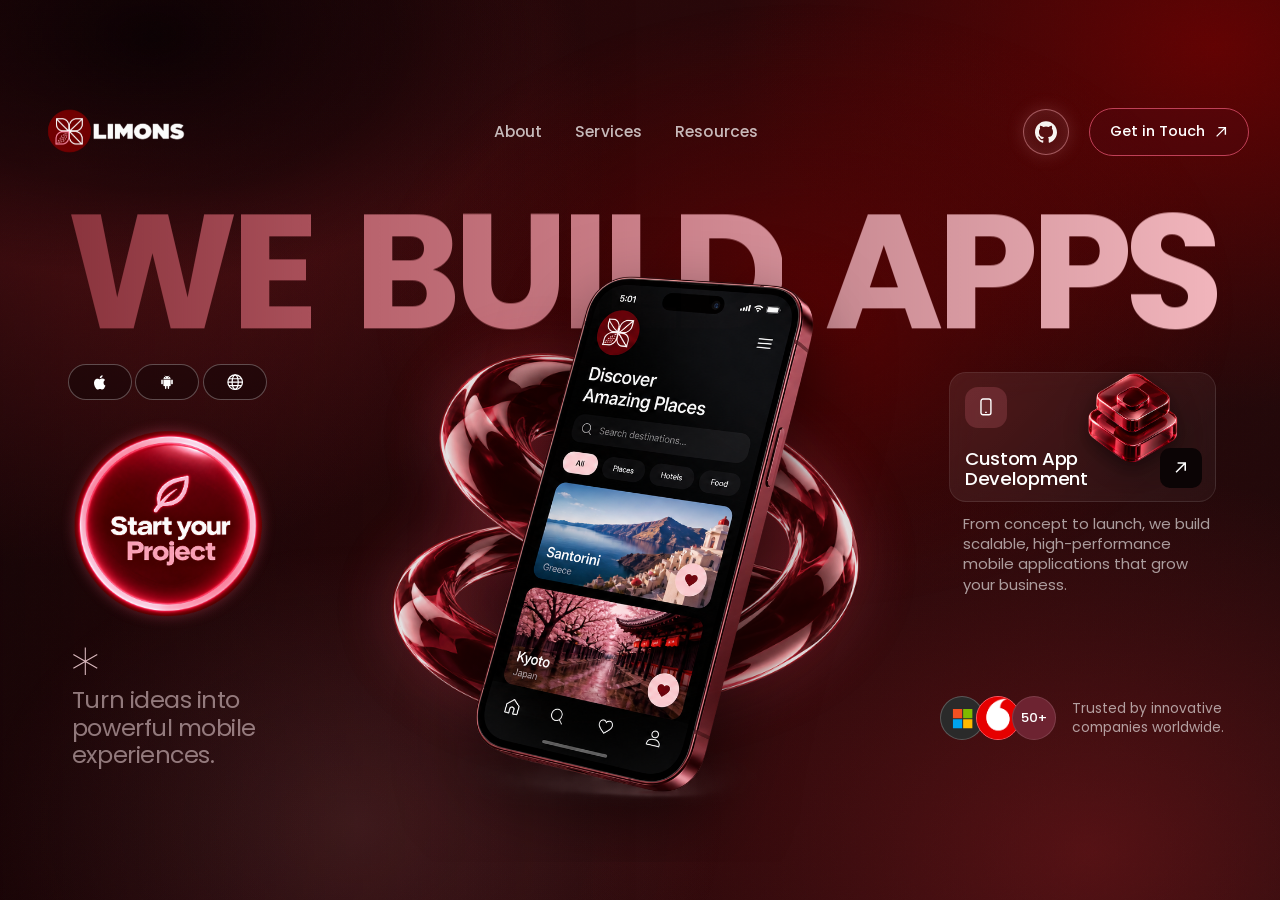
<file: index.html>
<!DOCTYPE html>
<html lang="en">

<head>
  <meta charset="UTF-8">
  <meta name="viewport" content="width=device-width, initial-scale=1">
  <title>Limons | We Build Apps</title>
  <link rel="icon" type="image/png" href="assets/images/brand/favicon.png">
  <link rel="shortcut icon" href="favicon.ico">
  <link rel="apple-touch-icon" href="assets/images/brand/favicon.png">
  <link rel="preconnect" href="https://fonts.googleapis.com">
  <link rel="preconnect" href="https://fonts.gstatic.com" crossorigin>
  <link href="https://fonts.googleapis.com/css2?family=Poppins:wght@400;500;600;700;800&display=swap" rel="stylesheet">
  <style>
    :root {
      --u: min(100vw / 1672, 100vh / 941);
      /* 1 design pixel from the 1672px screenshot */
      --maroon: #680202;
      --red: #9A1E23;
      --pink: #F3A5AD;
      --ink: #1A0A0B;
      --paper: #F7F4F1;
      --ease: cubic-bezier(.16, 1, .3, 1);
    }

    * {
      margin: 0;
      padding: 0;
      box-sizing: border-box
    }

    html,
    body {
      background: #060203;
      color: #fff;
      font-family: 'Poppins', system-ui, sans-serif;
      overflow: clip;
      overflow-x: clip;
      height: 100%;
      width: 100%
    }

    @keyframes auroraA {
      0% {
        transform: translate3d(-4%, -3%, 0) rotate(0deg) scale(1)
      }

      50% {
        transform: translate3d(4%, 3%, 0) rotate(7deg) scale(1.1)
      }

      100% {
        transform: translate3d(-3%, 4%, 0) rotate(-6deg) scale(1.04)
      }
    }

    @keyframes auroraB {
      0% {
        transform: translate3d(3%, 4%, 0) rotate(0deg) scale(1.05)
      }

      100% {
        transform: translate3d(-5%, -3%, 0) rotate(-9deg) scale(1.15)
      }
    }

    .hero {
      position: relative;
      width: 100vw;
      height: 100vh;
      height: 100dvh;
      overflow: clip;
      overflow-x: clip;
      overflow-y: clip;
      display: flex;
      align-items: center;
      justify-content: center;
      background: #1A0A0B
    }

    .hero .shade {
      position: absolute;
      inset: 0;
      pointer-events: none;
      background:
        radial-gradient(ellipse 38% 34% at 12% 4%, rgba(8, 1, 3, .92), rgba(8, 1, 3, .55) 50%, transparent 80%),
        linear-gradient(90deg, rgba(8, 1, 3, .38) 0%, rgba(8, 1, 3, .14) 26%, transparent 50%)
    }

    /* brand gradient: #680202 / #9A1E23 / #F3A5AD on #1A0A0B, drifting slowly */
    .hero::before,
    .hero .aurora2 {
      content: "";
      position: absolute;
      inset: -30%;
      pointer-events: none;
      will-change: transform
    }

    .hero::before {
      background:
        radial-gradient(38% 40% at 22% 30%, rgba(154, 30, 35, .62), transparent 70%),
        radial-gradient(34% 36% at 78% 22%, rgba(104, 2, 2, .9), transparent 70%),
        radial-gradient(36% 38% at 72% 78%, rgba(154, 30, 35, .42), transparent 70%),
        linear-gradient(120deg, #1A0A0B 0%, #2a0709 50%, #1A0A0B 100%);
      animation: auroraA 28s ease-in-out infinite alternate
    }

    .hero .aurora2 {
      background:
        radial-gradient(26% 28% at 36% 76%, rgba(243, 165, 173, .14), transparent 70%),
        radial-gradient(30% 30% at 58% 40%, rgba(104, 2, 2, .7), transparent 70%);
      animation: auroraB 34s ease-in-out infinite alternate
    }

    .hero::after {
      content: "";
      position: absolute;
      inset: 0;
      pointer-events: none;
      opacity: .06;
      mix-blend-mode: overlay;
      background-image: url("data:image/svg+xml,%3Csvg xmlns='http://www.w3.org/2000/svg' width='160' height='160'%3E%3Cfilter id='n'%3E%3CfeTurbulence baseFrequency='.9' numOctaves='2'/%3E%3C/filter%3E%3Crect width='160' height='160' filter='url(%23n)'/%3E%3C/svg%3E")
    }

    .abs {
      position: absolute
    }

    .stage {
      position: relative;
      flex: none;
      width: calc(var(--u)*1672);
      height: calc(var(--u)*941)
    }

    /* ---------- nav ---------- */
    .logo {
      left: calc(var(--u)*64);
      top: calc(var(--u)*6);
      display: flex;
      align-items: center;
      z-index: 100;
      text-decoration: none
    }

    .logo img {
      height: calc(var(--u)*104);
      width: calc(var(--u)*104);
      display: block;
      object-fit: cover;
      object-position: 5% center;
      border-radius: 50%;
      clip-path: circle(46% at 50% 50%)
    }

    .nav {
      top: calc(var(--u)*36);
      left: calc(var(--u)*470);
      width: calc(var(--u)*740);
      display: flex;
      align-items: center;
      justify-content: center;
      gap: calc(var(--u)*36);
      z-index: 90;
      pointer-events: auto;
    }

    .nav-link {
      font-size: calc(var(--u)*19.5);
      color: rgba(255, 255, 255, .72);
      text-decoration: none;
      transition: color .4s ease;
      white-space: nowrap;
      display: inline-flex;
      align-items: center;
      gap: calc(var(--u)*6);
      cursor: pointer;
    }

    .nav-link:hover,
    .nav-link.on {
      color: #fff;
    }

    .drop-arrow {
      width: calc(var(--u)*10);
      height: calc(var(--u)*6);
      transition: transform .5s var(--ease);
    }

    .nav-item-dropdown {
      position: relative;
      display: inline-flex;
      align-items: center;
      padding: calc(var(--u)*8) 0;
    }

    .nav-item-dropdown:hover .drop-arrow {
      transform: rotate(180deg);
    }

    .dropdown-menu {
      position: absolute;
      top: 100%;
      left: 50%;
      transform: translateX(-50%) translateY(12px);
      width: calc(var(--u)*360);
      min-width: 290px;
      background: rgba(12, 4, 7, 0.96);
      backdrop-filter: blur(24px);
      -webkit-backdrop-filter: blur(24px);
      border: 1px solid rgba(255, 83, 97, 0.35);
      border-radius: calc(var(--u)*18);
      padding: calc(var(--u)*10);
      box-shadow: 0 calc(var(--u)*24) calc(var(--u)*60) rgba(0, 0, 0, 0.8), 0 0 calc(var(--u)*30) rgba(255, 83, 97, 0.18);
      opacity: 0;
      visibility: hidden;
      pointer-events: none;
      transition: opacity .45s var(--ease), transform .55s var(--ease), visibility .45s;
      z-index: 120;
    }

    .nav-item-dropdown:hover .dropdown-menu,
    .nav-item-dropdown:focus-within .dropdown-menu {
      opacity: 1;
      visibility: visible;
      pointer-events: auto;
      transform: translateX(-50%) translateY(0);
      transition-delay: 0s;
    }

    .dropdown-menu {
      transition-delay: .12s;
      /* close hone se pehle halka sa wait */
    }

    .dropdown-item {
      display: flex;
      align-items: center;
      gap: calc(var(--u)*12);
      padding: calc(var(--u)*10) calc(var(--u)*14);
      border-radius: calc(var(--u)*12);
      color: rgba(255, 255, 255, 0.82);
      text-decoration: none;
      transition: all .4s var(--ease);
    }

    .dropdown-item:hover {
      background: rgba(255, 83, 97, 0.18);
      color: #fff;
      transform: translateX(calc(var(--u)*4));
    }

    .drop-badge {
      width: calc(var(--u)*32);
      height: calc(var(--u)*32);
      border-radius: calc(var(--u)*9);
      background: rgba(255, 255, 255, 0.08);
      border: 1px solid rgba(255, 255, 255, 0.15);
      display: grid;
      place-items: center;
      color: var(--pink);
      flex-shrink: 0;
    }

    .drop-badge svg {
      width: calc(var(--u)*16);
      height: calc(var(--u)*16);
      stroke: currentColor;
      fill: none;
      stroke-width: 1.8;
      stroke-linecap: round;
      stroke-linejoin: round;
    }

    .drop-badge svg.solid,
    .drop-badge path.solid {
      fill: currentColor;
      stroke: none
    }

    .dropdown-item:hover .drop-badge {
      background: linear-gradient(135deg, #ff5361, #ea2b64);
      color: #fff;
      border-color: transparent;
      box-shadow: 0 0 calc(var(--u)*12) rgba(255, 83, 97, 0.4);
    }

    .drop-text {
      display: flex;
      flex-direction: column;
      text-align: left;
    }

    .drop-title {
      font-size: calc(var(--u)*14);
      font-weight: 600;
      color: #fff;
      line-height: 1.2;
    }

    .drop-desc {
      font-size: calc(var(--u)*11);
      color: rgba(255, 255, 255, 0.52);
      margin-top: calc(var(--u)*2);
      line-height: 1.2;
    }

    .header-right {
      left: calc(var(--u)*1286);
      top: calc(var(--u)*20);
      display: flex;
      align-items: center;
      gap: calc(var(--u)*12);
      z-index: 110
    }

    .cta {
      position: relative;
      width: calc(var(--u)*172);
      height: calc(var(--u)*57);
      border: calc(var(--u)*1.6) solid #c04057;
      border-radius: 99px;
      display: flex;
      align-items: center;
      justify-content: center;
      gap: calc(var(--u)*9);
      font-size: calc(var(--u)*18.5);
      font-weight: 500;
      color: #fff;
      text-decoration: none;
      background: rgba(80, 10, 20, .25);
      transition: background .35s, box-shadow .35s, transform .2s
    }

    .cta:hover {
      background: rgba(192, 64, 87, .35);
      box-shadow: 0 0 calc(var(--u)*30) rgba(192, 64, 87, .45);
      transform: translateY(-1px)
    }

    .cta svg,
    .arr {
      width: calc(var(--u)*15);
      height: calc(var(--u)*15)
    }

    .gh-hover {
      position: relative;
      display: flex;
      align-items: center;
      padding-bottom: calc(var(--u)*6)
    }

    .gh-trigger {
      width: calc(var(--u)*50);
      height: calc(var(--u)*50);
      display: grid;
      place-items: center;
      border-radius: 50%;
      transition: transform .45s var(--ease), filter .45s
    }

    .gh-trigger img {
      width: 100%;
      height: 100%;
      display: block;
      filter: drop-shadow(0 0 calc(var(--u)*10) rgba(243, 165, 173, .5))
    }

    .gh-hover:hover .gh-trigger,
    .gh-hover:focus-within .gh-trigger {
      transform: scale(1.07);
      filter: drop-shadow(0 0 calc(var(--u)*16) rgba(243, 165, 173, .9))
    }

    .gh-modal {
      position: absolute;
      top: calc(100% + 2px);
      right: 0;
      width: calc(var(--u)*318);
      min-width: 280px;
      background: linear-gradient(165deg, rgba(82, 16, 34, .98), rgba(24, 5, 12, .98));
      border: 1px solid rgba(255, 83, 97, .42);
      border-radius: calc(var(--u)*18);
      padding: calc(var(--u)*18);
      box-shadow: 0 calc(var(--u)*22) calc(var(--u)*50) rgba(0, 0, 0, .75), 0 0 calc(var(--u)*28) rgba(255, 83, 97, .2);
      opacity: 0;
      visibility: hidden;
      pointer-events: none;
      transform: translateY(10px);
      transition: opacity .45s var(--ease), transform .55s var(--ease), visibility .45s;
      z-index: 200
    }

    .gh-hover:hover .gh-modal,
    .gh-hover:focus-within .gh-modal {
      opacity: 1;
      visibility: visible;
      pointer-events: auto;
      transform: none
    }

    .gh-modal-mark {
      width: calc(var(--u)*42);
      height: calc(var(--u)*42);
      margin-bottom: calc(var(--u)*12)
    }

    .gh-modal-mark img {
      width: 100%;
      height: 100%;
      display: block
    }

    .gh-modal h4 {
      font-size: calc(var(--u)*20);
      font-weight: 700;
      color: #fff;
      margin: 0 0 calc(var(--u)*8);
      letter-spacing: -.02em
    }

    .gh-modal p {
      font-size: calc(var(--u)*13.5);
      line-height: 1.45;
      color: rgba(255, 255, 255, .62);
      margin: 0 0 calc(var(--u)*14)
    }

    .gh-modal-btn {
      display: inline-flex;
      align-items: center;
      gap: calc(var(--u)*8);
      padding: calc(var(--u)*8) calc(var(--u)*14);
      border-radius: calc(var(--u)*10);
      background: rgba(255, 255, 255, .08);
      border: 1px solid rgba(255, 255, 255, .12);
      color: #fff;
      font-size: calc(var(--u)*13.5);
      font-weight: 600;
      text-decoration: none;
      transition: background .2s, border-color .2s
    }

    .gh-modal-btn:hover {
      background: rgba(255, 83, 97, .22);
      border-color: rgba(255, 83, 97, .45)
    }

    .gh-modal-btn svg {
      width: calc(var(--u)*16);
      height: calc(var(--u)*16);
      fill: currentColor;
      stroke: none
    }

    /* ---------- headline ---------- */
    .headline {
      left: calc(var(--u)*88);
      top: calc(var(--u)*118);
      white-space: nowrap;
      font-weight: 700;
      letter-spacing: -.045em;
      line-height: 1;
      z-index: 2;
      display: flex;
      gap: .26em;
      will-change: transform
    }

    .word {
      display: inline-block;
      overflow: hidden;
      padding: .06em 0 .02em
    }

    .word .in {
      display: inline-block;
      transform: translateY(105%);
      background: linear-gradient(90deg, var(--g1), var(--g2));
      -webkit-background-clip: text;
      background-clip: text;
      color: transparent
    }

    .w1 .in {
      --g1: #8a343d;
      --g2: #a9505a
    }

    .w2 .in {
      --g1: #b8626c;
      --g2: #d48f98
    }

    .w3 .in {
      --g1: #c98a92;
      --g2: #f1b5bc
    }

    /* ---------- ring + phone ---------- */
    .ring {
      left: calc(var(--u)*446);
      top: calc(var(--u)*310);
      width: calc(var(--u)*735);
      z-index: 3;
      opacity: 0
    }

    .ring img {
      width: 100%;
      display: block;
      filter: saturate(.75) brightness(1.08) drop-shadow(0 0 calc(var(--u)*40) rgba(210, 70, 90, .35));
      opacity: .88
    }

    .phone {
      left: calc(var(--u)*598);
      top: calc(var(--u)*216);
      width: calc(var(--u)*474);
      z-index: 4;
      perspective: calc(var(--u)*1600);
      clip-path: inset(102% -25% -8% -25%)
    }

    .phone .float {
      transform-style: preserve-3d;
      will-change: transform
    }

    .phone img {
      width: 100%;
      display: block;
      filter: drop-shadow(0 calc(var(--u)*40) calc(var(--u)*50) rgba(0, 0, 0, .55))
    }

    .glow {
      left: calc(var(--u)*560);
      top: calc(var(--u)*380);
      width: calc(var(--u)*560);
      height: calc(var(--u)*420);
      z-index: 1;
      background: radial-gradient(closest-side, rgba(200, 50, 70, .28), transparent);
      filter: blur(calc(var(--u)*30));
      opacity: 0
    }

    /* ---------- left ---------- */
    .pills {
      left: calc(var(--u)*89);
      top: calc(var(--u)*358);
      display: flex;
      gap: calc(var(--u)*5);
      z-index: 5
    }

    .pill {
      width: calc(var(--u)*83);
      height: calc(var(--u)*47);
      border-radius: 99px;
      border: calc(var(--u)*1.5) solid rgba(255, 255, 255, .28);
      background: rgba(20, 6, 8, .55);
      display: grid;
      place-items: center;
      transition: .3s;
      opacity: 0;
      transform: scale(.6)
    }

    .pill:hover {
      border-color: var(--pink);
      background: rgba(243, 165, 173, .12);
      transform: translateY(-3px) !important
    }

    .pill svg {
      width: calc(var(--u)*24);
      height: calc(var(--u)*24);
      fill: #fff
    }

    .pill img {
      width: calc(var(--u)*24);
      height: calc(var(--u)*24);
      object-fit: contain;
      display: block
    }

    .pill svg.st {
      fill: none;
      stroke: #fff;
      stroke-width: 1.6
    }

    .start {
      left: calc(var(--u)*78);
      top: calc(var(--u)*428);
      width: calc(var(--u)*284);
      height: calc(var(--u)*284);
      z-index: 5;
      display: block;
      text-decoration: none;
      color: #fff;
      opacity: 0;
      transform: scale(.3) rotate(-90deg);
      border-radius: 50%;
      overflow: hidden
    }

    .start .start-shape {
      position: absolute;
      inset: 0;
      width: 100%;
      height: 100%;
      object-fit: cover;
      object-position: center;
      display: block;
      filter: drop-shadow(0 0 calc(var(--u)*8) rgba(255, 90, 120, .35));
      transition: filter .25s ease, opacity .25s ease;
      border-radius: 50%
    }

    .start:hover .start-shape {
      filter: drop-shadow(0 0 calc(var(--u)*12) rgba(255, 110, 140, .5));
      opacity: .96
    }

    .start .t {
      position: absolute;
      inset: 0;
      display: flex;
      flex-direction: column;
      align-items: center;
      justify-content: center;
      font-size: calc(var(--u)*22);
      font-weight: 600;
      line-height: 1.15;
      text-align: center;
      letter-spacing: -.01em
    }

    .start .t .arr {
      width: calc(var(--u)*14);
      height: calc(var(--u)*14);
      margin-bottom: calc(var(--u)*9);
      opacity: .9;
      transition: transform .35s var(--ease)
    }

    .start:hover .arr {
      transform: translate(4px, -4px)
    }

    .star {
      left: calc(var(--u)*92);
      top: calc(var(--u)*726);
      width: calc(var(--u)*40);
      z-index: 5;
      opacity: 0;
      stroke: #d9b8bd;
      fill: none;
      stroke-width: 1.4
    }

    .tag {
      left: calc(var(--u)*94);
      top: calc(var(--u)*780);
      font-size: calc(var(--u)*31);
      line-height: 1.09;
      letter-spacing: -.02em;
      color: rgba(214, 190, 194, .62);
      font-weight: 400;
      z-index: 5
    }

    .tag .l {
      display: block;
      overflow: hidden;
      padding-bottom: .08em
    }

    .tag .l i {
      display: block;
      font-style: normal;
      transform: translateY(110%)
    }

    /* ---------- right ---------- */
    .card {
      left: calc(var(--u)*1240);
      top: calc(var(--u)*368);
      width: calc(var(--u)*349);
      height: calc(var(--u)*171);
      border-radius: calc(var(--u)*22);
      background: linear-gradient(135deg, rgba(255, 255, 255, .08), rgba(255, 255, 255, .035));
      border: 1px solid rgba(255, 255, 255, .09);
      backdrop-filter: blur(14px);
      z-index: 5;
      opacity: 0;
      transform: translateX(80px);
      transition: box-shadow .4s, border-color .4s
    }

    .card:hover {
      border-color: rgba(243, 165, 173, .35);
      box-shadow: 0 0 calc(var(--u)*40) rgba(200, 50, 70, .2)
    }

    .card .ic {
      position: absolute;
      left: calc(var(--u)*19);
      top: calc(var(--u)*19);
      width: calc(var(--u)*55);
      height: calc(var(--u)*53);
      border-radius: calc(var(--u)*17);
      background: rgba(190, 90, 105, .28);
      display: grid;
      place-items: center
    }

    .card .ic svg {
      width: calc(var(--u)*26);
      fill: none;
      stroke: #fff;
      stroke-width: 1.7
    }

    .card h3 {
      position: absolute;
      left: calc(var(--u)*19);
      top: calc(var(--u)*100);
      font-size: calc(var(--u)*24);
      font-weight: 500;
      line-height: 1.08;
      letter-spacing: -.015em
    }

    .card .stack {
      position: absolute;
      left: calc(var(--u)*172);
      top: calc(var(--u)*-8);
      width: calc(var(--u)*132);
      filter: drop-shadow(0 calc(var(--u)*10) calc(var(--u)*14) rgba(0, 0, 0, .5));
      animation: bob 5s ease-in-out infinite
    }

    .card .go {
      position: absolute;
      right: calc(var(--u)*18);
      bottom: calc(var(--u)*18);
      width: calc(var(--u)*54);
      height: calc(var(--u)*52);
      border-radius: calc(var(--u)*13);
      background: #0b0405;
      display: grid;
      place-items: center;
      transition: background .3s
    }

    .card:hover .go {
      background: var(--red)
    }

    .card .go svg {
      width: calc(var(--u)*20);
      fill: none;
      stroke: #fff;
      stroke-width: 2
    }

    .para {
      left: calc(var(--u)*1258);
      top: calc(var(--u)*554);
      width: calc(var(--u)*340);
      font-size: calc(var(--u)*19.5);
      line-height: 1.36;
      color: rgba(255, 255, 255, .6);
      z-index: 5;
      opacity: 0;
      transform: translateY(20px)
    }

    .trust {
      left: calc(var(--u)*1228);
      top: calc(var(--u)*792);
      z-index: 5;
      display: flex;
      align-items: center
    }

    .av {
      width: calc(var(--u)*58);
      height: calc(var(--u)*58);
      border-radius: 50%;
      margin-left: calc(var(--u)*-11);
      border: calc(var(--u)*2) solid rgba(255, 255, 255, .22);
      display: grid;
      place-items: center;
      overflow: hidden;
      font-size: calc(var(--u)*17);
      font-weight: 500;
      opacity: 0;
      transform: scale(0) translateY(20px);
      background: #222
    }

    .av:first-child {
      margin-left: 0
    }

    .av.ms {
      background: #2a2a2a
    }

    .av.vf {
      background: #e60000;
      border-color: #ff5560
    }

    .av.vf img {
      display: block;
      width: 100%;
      height: 100%
    }

    .av.n {
      background: #6d2331;
      border-color: rgba(255, 255, 255, .12)
    }

    .trusttxt {
      margin-left: calc(var(--u)*20);
      width: calc(var(--u)*270);
      font-size: calc(var(--u)*18);
      line-height: 1.38;
      color: rgba(255, 255, 255, .6);
      z-index: 5;
      opacity: 0;
      transform: translateX(20px)
    }

    .fade {
      opacity: 0
    }

    /* ---------- custom scrollbar ---------- */
    html {
      scrollbar-width: thin;
      scrollbar-color: #9A1E23 #0a0304
    }

    ::-webkit-scrollbar {
      width: 10px;
      height: 10px
    }

    ::-webkit-scrollbar-track {
      background: #0a0304
    }

    ::-webkit-scrollbar-thumb {
      background: linear-gradient(#c2244a, #680202);
      border-radius: 99px;
      border: 2px solid #0a0304;
      box-shadow: 0 0 10px #c2244a
    }

    ::-webkit-scrollbar-thumb:hover {
      background: linear-gradient(#ff3d6e, #9A1E23)
    }

    @keyframes bob {
      50% {
        transform: translateY(calc(var(--u)*-8)) rotate(3deg)
      }
    }

    /* ---------- mobile toggle ---------- */
    .mobile-toggle {
      display: none;
      position: fixed;
      top: 20px;
      right: 20px;
      width: 44px;
      height: 44px;
      border-radius: 10px;
      background: rgba(25, 7, 12, 0.88);
      border: 1px solid rgba(255, 83, 97, 0.35);
      flex-direction: column;
      justify-content: center;
      align-items: center;
      gap: 5px;
      cursor: pointer;
      z-index: 200;
    }

    .mobile-toggle span {
      width: 20px;
      height: 2px;
      background: #fff;
      transition: all .3s ease;
    }

    /* ---------- mobile ---------- */
    @media (max-width:820px) {

      html,
      body {
        overflow-y: auto;
        overflow-x: hidden;
        height: auto
      }

      :root {
        --u: calc(100vw/600)
      }

      .hero {
        height: auto;
        min-height: 100vh;
        overflow: visible
      }

      .stage {
        width: calc(var(--u)*600);
        height: calc(var(--u)*1900)
      }

      .mobile-toggle {
        display: flex
      }

      .nav {
        position: fixed;
        inset: 0;
        width: 100vw;
        height: 100vh;
        background: rgba(8, 2, 4, 0.98);
        backdrop-filter: blur(24px);
        -webkit-backdrop-filter: blur(24px);
        flex-direction: column;
        justify-content: center;
        align-items: center;
        gap: 24px;
        z-index: 180;
        opacity: 0;
        pointer-events: none;
        transition: opacity .6s var(--ease);
      }

      .nav.open {
        opacity: 1;
        pointer-events: auto;
      }

      .nav-link {
        font-size: 22px;
        color: rgba(255, 255, 255, 0.85);
      }

      .nav-item-dropdown {
        flex-direction: column;
      }

      .dropdown-menu {
        position: static;
        transform: none;
        opacity: 1;
        visibility: visible;
        pointer-events: auto;
        box-shadow: none;
        border: 1px solid rgba(255, 83, 97, 0.25);
        background: rgba(25, 7, 12, 0.8);
        margin-top: 12px;
        max-width: 320px;
      }

      .logo {
        left: calc(var(--u)*20);
        top: calc(var(--u)*10)
      }

      .logo img {
        height: calc(var(--u)*80)
      }

      .header-right {
        left: auto;
        right: calc(var(--u)*20);
        top: calc(var(--u)*18);
        gap: calc(var(--u)*10)
      }

      .cta {
        display: none
      }


      .headline {
        left: calc(var(--u)*30);
        top: calc(var(--u)*130)
      }

      .ring {
        left: calc(var(--u)*-40);
        top: calc(var(--u)*430);
        width: calc(var(--u)*680)
      }

      .phone {
        left: calc(var(--u)*140);
        top: calc(var(--u)*380);
        width: calc(var(--u)*330)
      }

      .glow {
        top: calc(var(--u)*520)
      }

      .pills {
        left: calc(var(--u)*30);
        top: calc(var(--u)*300)
      }

      .pill {
        width: calc(var(--u)*70);
        height: calc(var(--u)*42)
      }

    .start {
        left: calc(var(--u)*30);
        top: calc(var(--u)*890);
        width: calc(var(--u)*215);
        height: calc(var(--u)*210)
      }

      .start .t {
        font-size: calc(var(--u)*17)
      }

      .star {
        left: calc(var(--u)*30);
        top: calc(var(--u)*1110);
        width: calc(var(--u)*34)
      }

      .tag {
        left: calc(var(--u)*30);
        top: calc(var(--u)*1160);
        font-size: calc(var(--u)*34)
      }

      .card {
        left: calc(var(--u)*30);
        top: calc(var(--u)*1330);
        width: calc(var(--u)*540);
        height: calc(var(--u)*200)
      }

      .card h3 {
        font-size: calc(var(--u)*28);
        top: calc(var(--u)*120)
      }

      .card .stack {
        left: calc(var(--u)*290);
        width: calc(var(--u)*130)
      }

      .para {
        left: calc(var(--u)*30);
        top: calc(var(--u)*1560);
        width: calc(var(--u)*540);
        font-size: calc(var(--u)*22)
      }

      .trust {
        left: calc(var(--u)*30);
        top: calc(var(--u)*1720)
      }

      .av {
        width: calc(var(--u)*56);
        height: calc(var(--u)*56)
      }

      .trusttxt {
        font-size: calc(var(--u)*18);
        width: calc(var(--u)*270)
      }
    }

    @media (prefers-reduced-motion:reduce) {
      * {
        animation: none !important;
        transition: none !important
      }
    }

    @media (max-width:820px) {
      .logo img {
        height: calc(var(--u)*80);
        width: calc(var(--u)*80)
      }
    }
  </style>
  <link rel="stylesheet" href="assets/css/site-header.css">
  <link rel="stylesheet" href="assets/css/motion.css">
</head>

<body class="mo-no-body-fade">
  <section class="hero" id="hero">
    <div class="aurora2"></div>
    <div class="shade"></div>
    <div class="stage" id="stage">
      <div class="abs glow" id="glow"></div>

      <a class="abs logo fade" href="index.html"><img src="assets/images/brand/Horizontal Logo.png" alt="Limons"></a>
      <nav class="abs nav fade" id="nav">
        <!-- About link -->
        <a class="nav-link" href="about.html">About</a>

        <!-- Services link -->
        <a class="nav-link" href="services.html">Services</a>

        <!-- Products dropdown -->
        <div class="nav-item-dropdown" id="productsDropdown">
          <a class="nav-link" href="product1.html" aria-haspopup="true" aria-expanded="false">
            Products
            <svg class="drop-arrow" viewBox="0 0 10 6" fill="none" stroke="currentColor" stroke-width="1.8">
              <path d="M1 1l4 4 4-4" />
            </svg>
          </a>
          <div class="dropdown-menu">
            <a class="dropdown-item" href="product1.html">
              <span class="drop-badge"><svg viewBox="0 0 24 24">
                  <rect x="2" y="5" width="20" height="13" rx="2" />
                  <path d="M8 21h8M12 18v3" />
                </svg></span>
              <div class="drop-text">
                <span class="drop-title">Social TV</span>
                <span class="drop-desc">Interactive engagement platform</span>
              </div>
            </a>
            <a class="dropdown-item" href="product2.html">
              <span class="drop-badge"><svg viewBox="0 0 24 24">
                  <path d="M4 12a8 8 0 0 1 14-5.3L20 8" />
                  <path d="M20 4v4h-4" />
                  <path d="M20 12a8 8 0 0 1-14 5.3L4 16" />
                  <path d="M4 20v-4h4" />
                </svg></span>
              <div class="drop-text">
                <span class="drop-title">File Sync</span>
                <span class="drop-desc">Real-time mobile file synchronization</span>
              </div>
            </a>
            <a class="dropdown-item" href="product3.html">
              <span class="drop-badge"><svg viewBox="0 0 24 24">
                  <path d="M13 2L4 14h7l-1 8 9-12h-7l1-8z" />
                </svg></span>
              <div class="drop-text">
                <span class="drop-title">On-Demand</span>
                <span class="drop-desc">Real-time matching &amp; dispatch</span>
              </div>
            </a>
            <a class="dropdown-item" href="product4.html">
              <span class="drop-badge"><svg viewBox="0 0 24 24">
                  <rect x="3" y="5" width="18" height="14" rx="2.5" />
                  <path class="solid" d="M10 9.2v5.6l5-2.8-5-2.8z" />
                </svg></span>
              <div class="drop-text">
                <span class="drop-title">Video Player</span>
                <span class="drop-desc">Monetization &amp; streaming SDK</span>
              </div>
            </a>
          </div>
        </div>

        <a class="nav-link" href="resources.html">Resources</a>
        <a class="mobile-contact nav-link" href="contact.html">Get in Touch<svg
            viewBox="0 0 16 16" fill="none" stroke="currentColor" stroke-width="1.8">
            <path d="M3 13L13 3M5 3h8v8" />
          </svg></a>
      </nav>

      <div class="mobile-toggle" id="mobileToggle" aria-label="Toggle navigation">
        <span></span>
        <span></span>
        <span></span>
      </div>

      <div class="abs header-right fade">
        <div class="gh-hover">
          <a class="gh-trigger" href="https://github.com/appscend" target="_blank" rel="noopener noreferrer"
            aria-label="Open Source on GitHub">
            <svg viewBox="0 0 24 24" aria-hidden="true">
              <path
                d="M12 .3C5.37.3 0 5.67 0 12.3c0 5.3 3.44 9.8 8.21 11.39.6.11.82-.26.82-.58 0-.28-.01-1.04-.02-2.04-3.34.73-4.04-1.61-4.04-1.61-.55-1.39-1.33-1.76-1.33-1.76-1.09-.74.08-.73.08-.73 1.2.09 1.84 1.24 1.84 1.24 1.07 1.83 2.8 1.3 3.49 1 .11-.78.42-1.3.76-1.6-2.67-.3-5.47-1.33-5.47-5.93 0-1.31.47-2.38 1.24-3.22-.12-.3-.54-1.52.12-3.18 0 0 1.01-.32 3.3 1.23a11.5 11.5 0 0 1 6 0c2.29-1.55 3.3-1.23 3.3-1.23.66 1.66.24 2.88.12 3.18.77.84 1.24 1.91 1.24 3.22 0 4.61-2.81 5.62-5.48 5.92.43.37.81 1.1.81 2.23 0 1.61-.01 2.91-.01 3.31 0 .32.22.7.83.58C20.56 22.1 24 17.6 24 12.3 24 5.67 18.63.3 12 .3z" />
            </svg>
          </a>
          <div class="gh-modal" role="tooltip">
            <h4>Open Source</h4>
            <p>Check out our GitHub profile to explore our development tools, frameworks and open source contributions.</p>
            <a class="gh-modal-btn" href="https://github.com/appscend" target="_blank" rel="noopener noreferrer">
              <svg viewBox="0 0 24 24" aria-hidden="true"><path d="M12 .3C5.37.3 0 5.67 0 12.3c0 5.3 3.44 9.8 8.21 11.39.6.11.82-.26.82-.58 0-.28-.01-1.04-.02-2.04-3.34.73-4.04-1.61-4.04-1.61-.55-1.39-1.33-1.76-1.33-1.76-1.09-.74.08-.73.08-.73 1.2.09 1.84 1.24 1.84 1.24 1.07 1.83 2.8 1.3 3.49 1 .11-.78.42-1.3.76-1.6-2.67-.3-5.47-1.33-5.47-5.93 0-1.31.47-2.38 1.24-3.22-.12-.3-.54-1.52.12-3.18 0 0 1.01-.32 3.3 1.23a11.5 11.5 0 0 1 6 0c2.29-1.55 3.3-1.23 3.3-1.23.66 1.66.24 2.88.12 3.18.77.84 1.24 1.91 1.24 3.22 0 4.61-2.81 5.62-5.48 5.92.43.37.81 1.1.81 2.23 0 1.61-.01 2.91-.01 3.31 0 .32.22.7.83.58C20.56 22.1 24 17.6 24 12.3 24 5.67 18.63.3 12 .3z"/></svg>
              View on Github
            </a>
          </div>
        </div>
        <a class="cta" href="contact.html">Get in Touch
          <svg viewBox="0 0 16 16" fill="none" stroke="#fff" stroke-width="1.6">
            <path d="M3 13L13 3M5 3h8v8" />
          </svg></a>
      </div>

      <h1 class="abs headline" id="headline">
        <span class="word w1"><span class="in">WE</span></span>
        <span class="word w2"><span class="in">BUILD</span></span>
        <span class="word w3"><span class="in">APPS</span></span>
      </h1>

      <div class="abs ring" id="ring"><img src="assets/images/home/ring.png" id="ringImg" alt=""></div>
      <div class="abs phone" id="phone">
        <div class="float" id="float"><img src="assets/images/home/phone.png" alt="Limons travel app on a phone"></div>
      </div>

      <div class="abs pills" id="pills">
        <div class="pill"><svg viewBox="0 0 24 24">
            <path
              d="M16.4 12.6c0-2.3 1.9-3.4 2-3.5-1.1-1.6-2.8-1.8-3.4-1.8-1.4-.1-2.8.9-3.5.9s-1.8-.8-3-.8C6.9 7.4 5.5 8.3 4.7 9.700c-1.700 2.900-.4 7.200 1.200 9.500.8 1.100 1.700 2.400 2.900 2.400 1.200 0 1.600-.8 3-.8s1.800.8 3 .7c1.300 0 2.100-1.100 2.800-2.300.9-1.300 1.300-2.600 1.300-2.700-.1 0-2.500-1-2.500-3.900zM14.200 5.700c.6-.8 1.100-1.800.9-2.900-.9 0-2 .6-2.700 1.400-.6.700-1.100 1.800-1 2.800 1 .1 2.100-.5 2.800-1.300z" />
          </svg></div>
        <div class="pill"><img src="assets/images/home/android.png" alt="Android"></div>
        <div class="pill"><svg class="st" viewBox="0 0 24 24">
            <circle cx="12" cy="12" r="9.500" />
            <ellipse cx="12" cy="12" rx="4" ry="9.500" />
            <path d="M2.500 12h19M4 7.500h16M4 16.500h16" />
          </svg></div>
      </div>

      <!-- Replace the existing #start CTA block with this -->
      <a class="abs start" id="start" href="contact.html" aria-label="Start your project">
        <img class="start-shape" src="assets/images/home/CTA.png" alt="Start your project">
      </a>

      <svg class="abs star" id="star" viewBox="0 0 40 40">
        <path d="M20 2v36M4.4 11l31.2 18M4.4 29l31.2-18" />
      </svg>
      <p class="abs tag" id="tag"><span class="l"><i>Turn ideas into</i></span><span class="l"><i>powerful
            mobile</i></span><span class="l"><i>experiences.</i></span></p>

      <a class="abs card" id="card" href="services.html"
        style="text-decoration:none;color:inherit;cursor:pointer;">
        <div class="ic"><svg viewBox="0 0 24 24">
            <rect x="6" y="2.5" width="12" height="19" rx="2.5" />
            <path d="M11 18.5h2" />
          </svg></div>
        <img class="stack" alt="" src="assets/images/home/icon.png">
        <h3>Custom App<br>Development</h3>
        <div class="go"><svg viewBox="0 0 20 20">
            <path d="M4 16L16 4M6 4h10v10" />
          </svg></div>
      </a>
      <p class="abs para" id="para">From concept to launch, we build scalable, high-performance mobile applications that
        grow your business.</p>

      <div class="abs trust" id="trust">
        <div class="av ms"><svg viewBox="0 0 24 24" width="55%">
            <path fill="#f25022" d="M2 2h9.5v9.5H2z" />
            <path fill="#7fba00" d="M12.5 2H22v9.5h-9.5z" />
            <path fill="#00a4ef" d="M2 12.5h9.5V22H2z" />
            <path fill="#ffb900" d="M12.5 12.5H22V22h-9.5z" />
          </svg></div>
        <div class="av vf"><img src="assets/images/home/vodafone.png" alt="Vodafone"></div>
        <div class="av n">50+</div>
        <p class="trusttxt" id="trusttxt">Trusted by innovative companies worldwide.</p>
      </div>
    </div>
  </section>


  <script>
    (() => {
      const $ = s => document.querySelector(s), $$ = s => [...document.querySelectorAll(s)];
      const ease = 'cubic-bezier(.16,1,.3,1)';
      const reduce = matchMedia('(prefers-reduced-motion:reduce)').matches;
      const anim = (el, kf, o = {}) => el.animate(kf, { duration: 1000, easing: ease, fill: 'forwards', ...o });

      /* ---------- pointer state (shared by cursor + parallax) ---------- */
      let px = innerWidth / 2, py = innerHeight / 2, cx = px, cy = py, mx = 0, my = 0, sx = 0, sy = 0;
      addEventListener('pointermove', e => {
        mx = e.clientX / innerWidth - .5; my = e.clientY / innerHeight - .5;
      });

      /* ---------- fit headline to the exact 1502px design width ---------- */
      const h = $('#headline');
      const fit = () => {
        const mob = innerWidth <= 820;
        const u = $('#stage').clientWidth / (mob ? 600 : 1672), target = (mob ? 540 : 1502) * u;
        h.style.fontSize = '100px';
        h.style.fontSize = 100 * target / h.getBoundingClientRect().width + 'px';
      };
      document.fonts.ready.then(() => { fit(); play(); });
      addEventListener('resize', fit);

      /* ---------- entrance sequence ---------- */
      function play() {
        const t = d => ({ delay: d });
        anim($('#glow'), [{ opacity: 0 }, { opacity: 1 }], { duration: 2200, delay: 100 });
        ['.logo', '#nav', '.header-right'].forEach((s, i) =>
          anim($(s), [{ opacity: 0, transform: 'translateY(-24px)' }, { opacity: 1, transform: 'none' }], { duration: 1600, delay: 250 + i * 200 }));
        $$('.word .in').forEach((w, i) =>
          anim(w, [{ transform: 'translateY(105%)' }, { transform: 'translateY(0)' }], { duration: 1300, delay: 300 + i * 160 }));
        anim($('#ring'), [{ opacity: 0, transform: 'scale(.55) rotate(-40deg)' }, { opacity: 1, transform: 'scale(1) rotate(0)' }], { duration: 1800, delay: 500 });
        anim($('#phone'), [{ clipPath: 'inset(102% -25% -8% -25%)' }, { clipPath: 'inset(-8% -25% -8% -25%)' }], { duration: 1700, delay: 900, easing: 'cubic-bezier(.65,0,.15,1)' });
        const floatEntrance = anim($('#float'), [{ transform: 'translateY(140px) scale(.92)' }, { transform: 'translateY(0) scale(1)' }], { duration: 1900, delay: 900 });
        floatEntrance.onfinish = () => floatEntrance.cancel();
        $$('.pill').forEach((p, i) => anim(p, [{ opacity: 0, transform: 'scale(.5)' }, { opacity: 1, transform: 'scale(1)' }], { duration: 800, delay: 1200 + i * 110, easing: 'cubic-bezier(.34,1.56,.64,1)' }));
        anim($('#start'), [{ opacity: 0, transform: 'scale(.3) rotate(-90deg)' }, { opacity: 1, transform: 'scale(1) rotate(0)' }], { duration: 1400, delay: 1400, easing: 'cubic-bezier(.34,1.3,.64,1)' });
        anim($('#star'), [{ opacity: 0, transform: 'rotate(-180deg) scale(.3)' }, { opacity: 1, transform: 'none' }], { duration: 1200, delay: 1900 });
        $$('.tag i').forEach((l, i) => anim(l, [{ transform: 'translateY(110%)' }, { transform: 'none' }], { duration: 1100, delay: 1900 + i * 130 }));
        anim($('#card'), [{ opacity: 0, transform: 'translateX(80px)' }, { opacity: 1, transform: 'none' }], { duration: 1300, delay: 1500 });
        anim($('#para'), [{ opacity: 0, transform: 'translateY(20px)' }, { opacity: 1, transform: 'none' }], { duration: 1100, delay: 1900 });
        $$('.av').forEach((a, i) => anim(a, [{ opacity: 0, transform: 'scale(0) translateY(20px)' }, { opacity: 1, transform: 'none' }], { duration: 700, delay: 2300 + i * 100, easing: 'cubic-bezier(.34,1.56,.64,1)' }));
        anim($('#trusttxt'), [{ opacity: 0, transform: 'translateX(20px)' }, { opacity: 1, transform: 'none' }], { duration: 1000, delay: 2700 });

        if (reduce) return;
        loop();

      }

      /* ---------- idle motion: phone sways in 3D, ring turns, mouse parallax ---------- */
      const ringImg = $('#ringImg'), fl = $('#float'), hl = $('#headline'), gl = $('#glow');
      function loop() {
        const start = performance.now() + 2600;
        (function frame(now) {
          const t = Math.max(0, (now - start) / 1000), k = Math.min(1, t);
          sx += (mx - sx) * .06; sy += (my - sy) * .06;
          const yaw = Math.sin(t * .7) * 14 * k + sx * 16, pitch = Math.cos(t * .5) * 3 * k - sy * 8;
          fl.style.transform = `translateY(${Math.sin(t * .9) * 12 * k}px) rotateY(${yaw}deg) rotateX(${pitch}deg) rotateZ(${Math.sin(t * .6) * 1.5 * k}deg)`;
          hl.style.transform = `translate(${sx * -14}px,${sy * -8}px)`;
          gl.style.transform = `translate(${sx * 30}px,${sy * 20}px)`;
          requestAnimationFrame(frame);
        })(performance.now());
      }
      /* ---------- mobile toggle handler ---------- */
      const mobileToggle = $('#mobileToggle');
      const nav = $('#nav');
      if (mobileToggle && nav) {
        mobileToggle.addEventListener('click', () => {
          nav.classList.toggle('open');
          mobileToggle.classList.toggle('open');
        });
      }
      /* ---------- desktop lock top & trust pulse ---------- */
      if ('scrollRestoration' in history) history.scrollRestoration = 'manual';
      const lockTop = () => {
        if (innerWidth > 820) {
          window.scrollTo(0, 0);
          const h = $('#hero');
          if (h) h.scrollTop = 0;
        }
      };
      lockTop();
      window.addEventListener('load', lockTop);
      document.querySelectorAll('a[href="#trust"], a[href$="#trust"]').forEach(a => {
        a.addEventListener('click', e => {
          if (innerWidth > 820) {
            e.preventDefault();
            history.pushState(null, null, '#trust');
            lockTop();
            const tr = $('#trust');
            if (tr) {
              tr.animate([
                { filter: 'drop-shadow(0 0 20px rgba(255,83,97,0.95))', transform: 'scale(1.05)' },
                { filter: 'none', transform: 'none' }
              ], { duration: 900, easing: 'cubic-bezier(.16,1,.3,1)' });
            }
          }
        });
      });
    })();
  </script>
  <script src="assets/js/lenis.min.js"></script>
  <script src="assets/js/motion.js"></script>
</body>

</html>
</file>
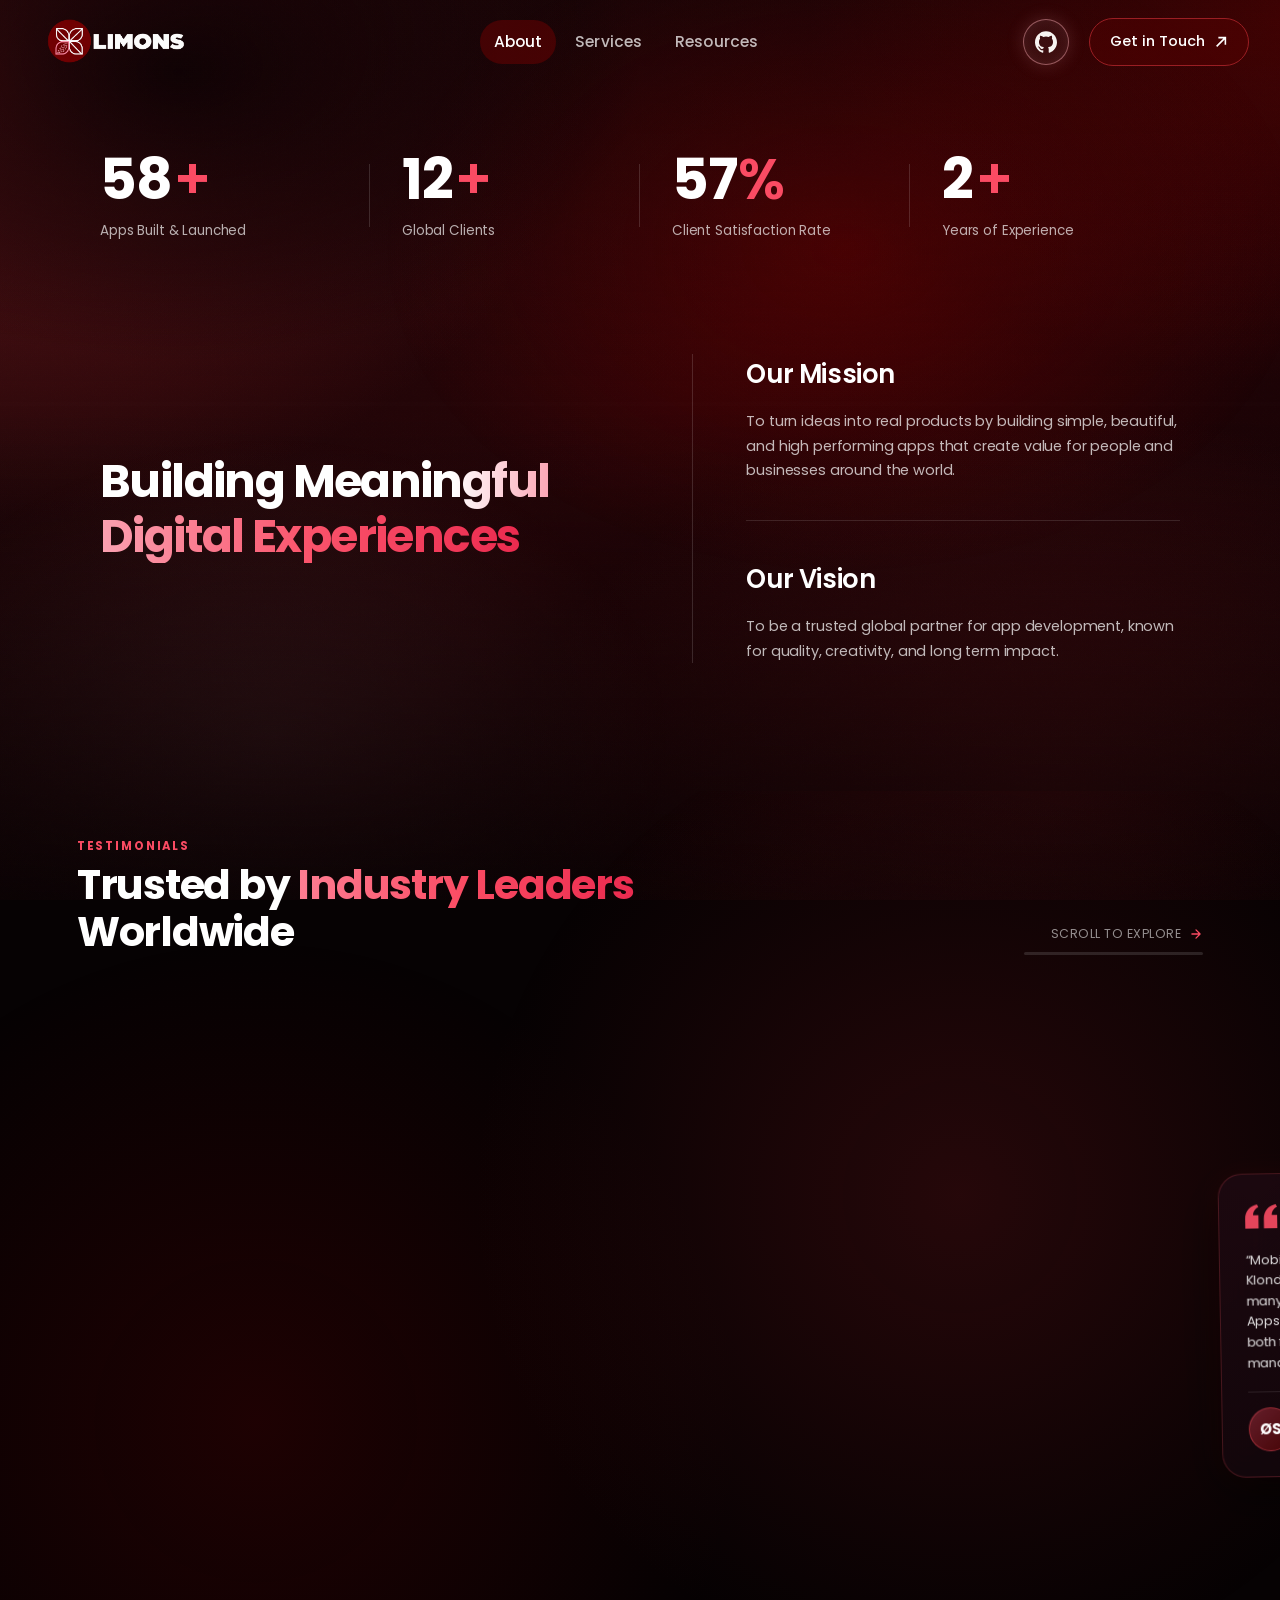
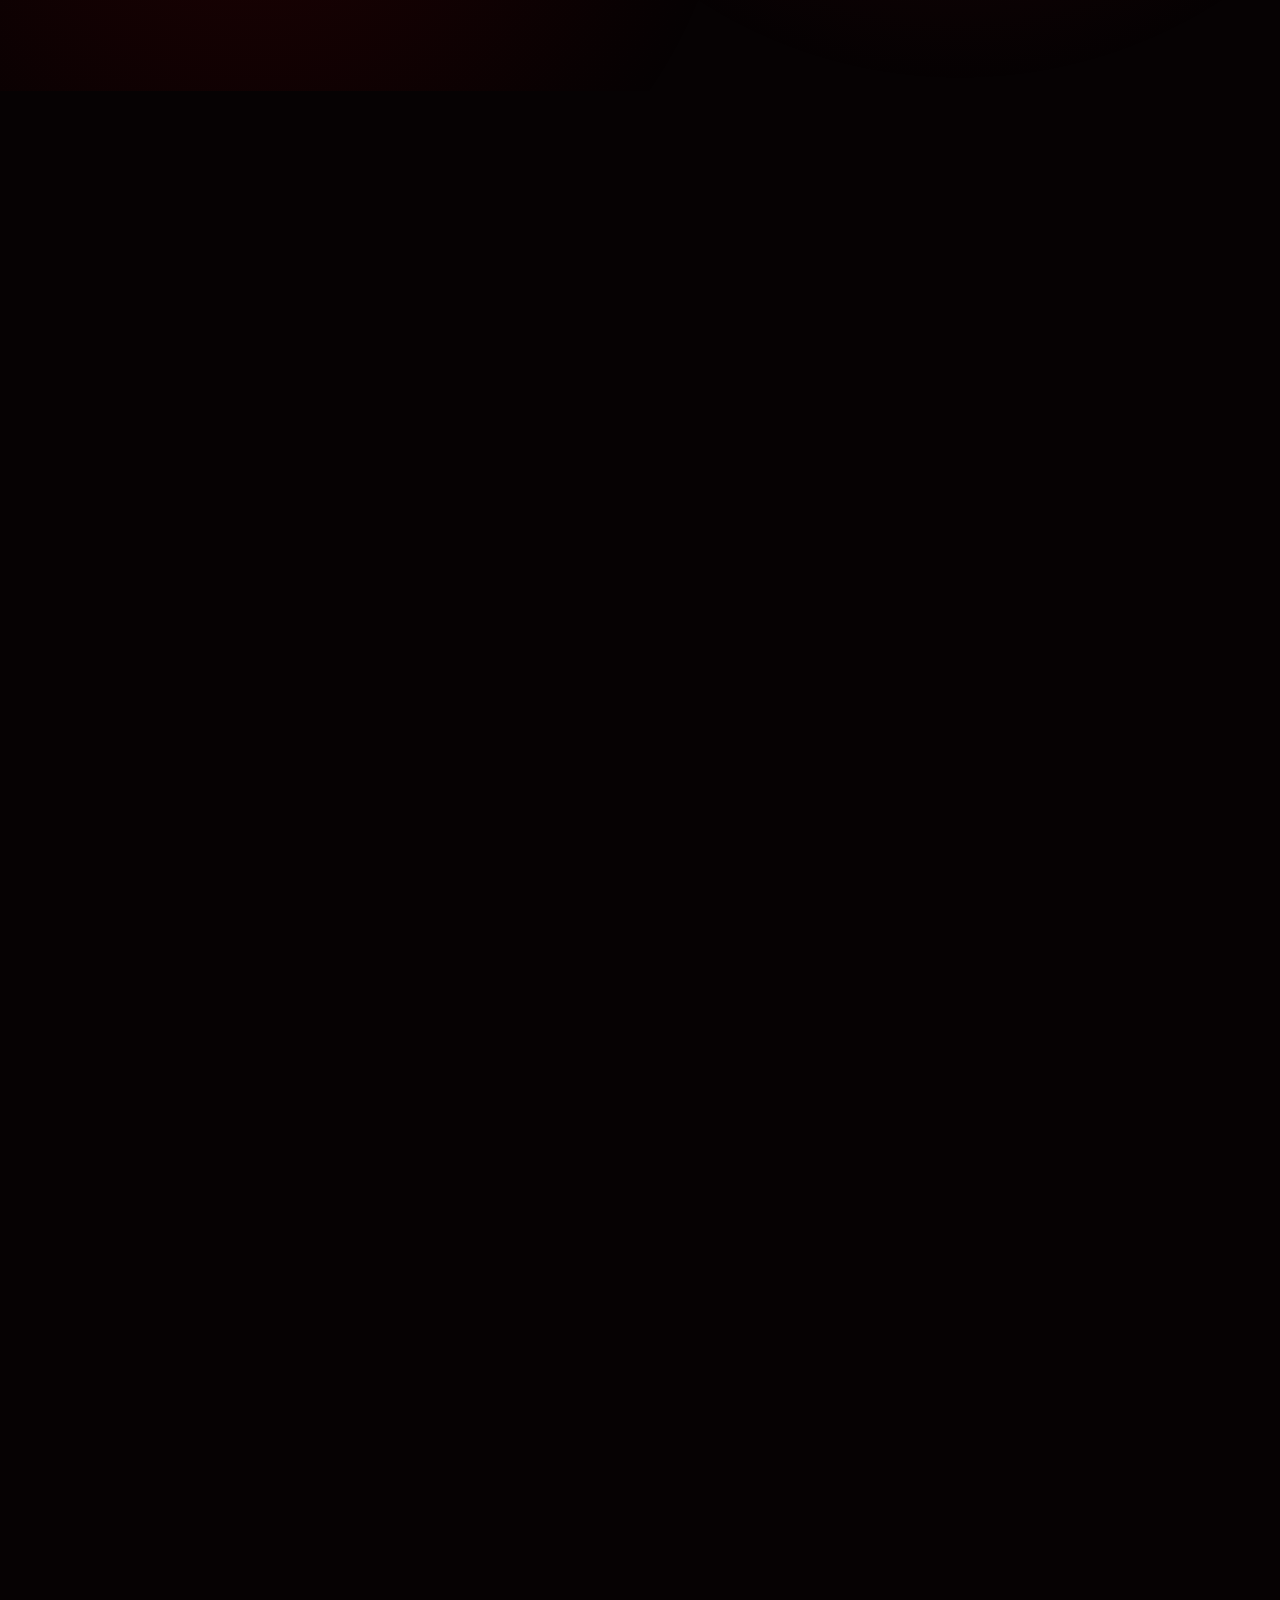
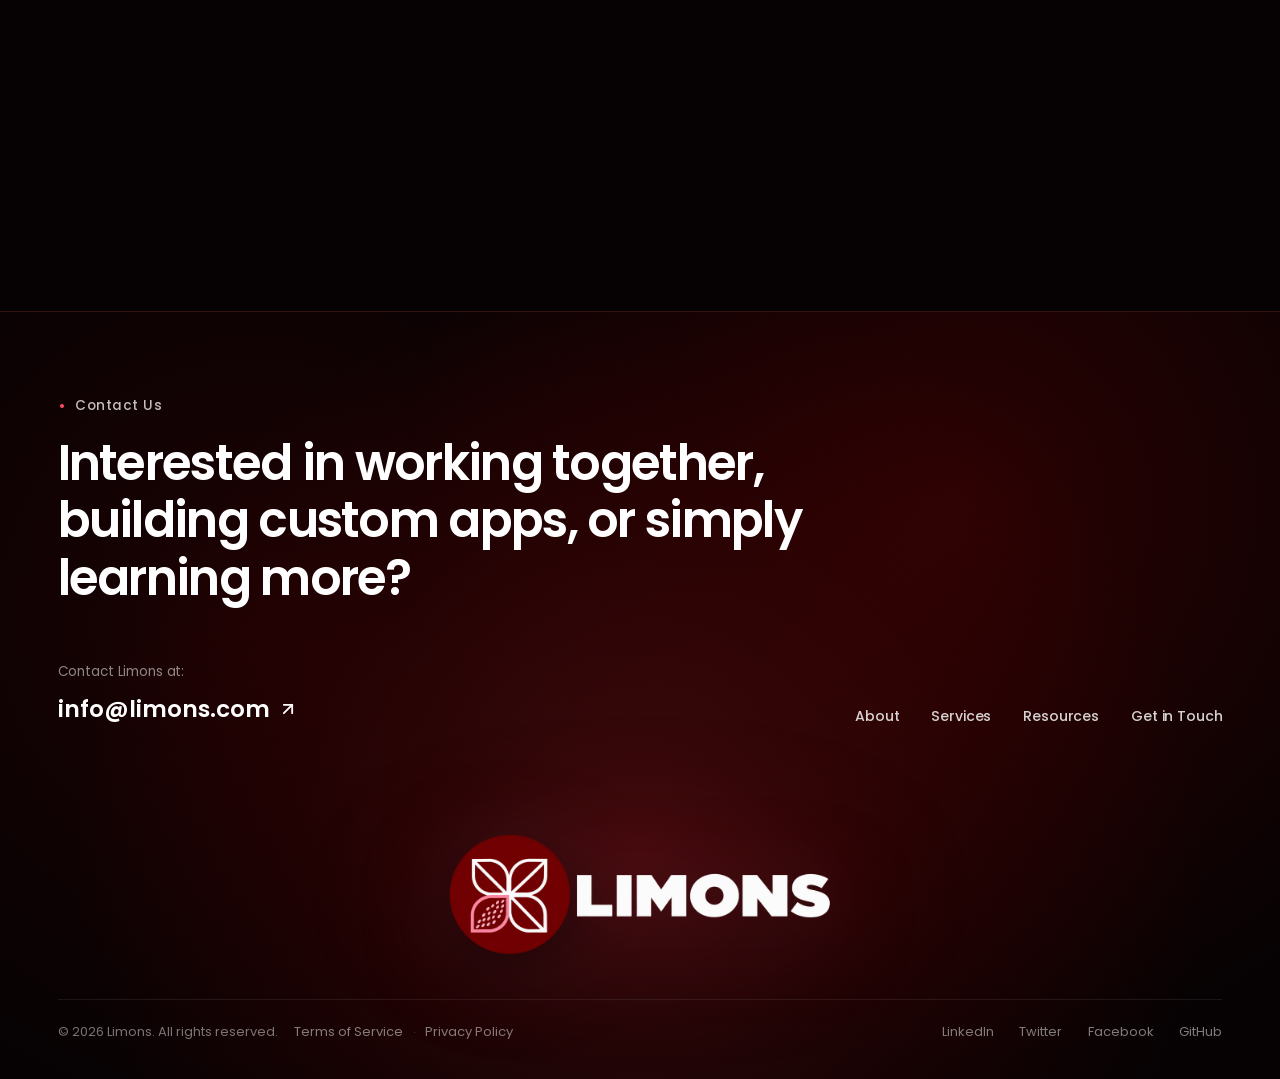
<file: about.html>
<!DOCTYPE html>
<html lang="en">

<head>
  <meta charset="UTF-8">
  <meta name="viewport" content="width=device-width, initial-scale=1.0">
  <meta name="description"
    content="About Us | We are committed to creating simple and powerful products that transform ideas into real experiences. We design, develop, and launch apps that people love.">
  <title>About Us | Limons | We Build Apps</title>
  <link rel="icon" type="image/png" href="assets/images/brand/favicon.png">
  <link rel="shortcut icon" href="favicon.ico">
  <link rel="apple-touch-icon" href="assets/images/brand/favicon.png">
  <link rel="preconnect" href="https://fonts.googleapis.com">
  <link rel="preconnect" href="https://fonts.gstatic.com" crossorigin>
  <link href="https://fonts.googleapis.com/css2?family=Poppins:wght@300;400;500;600;700;800&display=swap"
    rel="stylesheet">
  <style>
    :root {
      --u: min(100vw / 1672, 100vh / 941);
      --maroon: #680202;
      --red: #9A1E23;
      --pink: #F3A5AD;
      --accent: #ff5361;
      --accent-2: #ea2b64;
      --ink: #1A0A0B;
      --paper: #F7F4F1;
      --ease: cubic-bezier(.16, 1, .3, 1);
    }

    * {
      margin: 0;
      padding: 0;
      box-sizing: border-box;
    }

    html,
    body {
      background: #060203;
      color: #fff;
      font-family: 'Poppins', system-ui, -apple-system, BlinkMacSystemFont, 'Segoe UI', Roboto, sans-serif;
      min-height: 100vh;
      overflow-x: clip;
      line-height: 1.6;
    }

    html {
      scroll-behavior: smooth;
      scrollbar-width: thin;
      scrollbar-color: #9A1E23 #0a0304;
    }

    ::-webkit-scrollbar {
      width: 9px;
      height: 9px;
    }

    ::-webkit-scrollbar-track {
      background: #0a0304;
    }

    ::-webkit-scrollbar-thumb {
      background: linear-gradient(#c2244a, #680202);
      border-radius: 99px;
      border: 2px solid #0a0304;
    }

    ::-webkit-scrollbar-thumb:hover {
      background: linear-gradient(#ff3d6e, #9A1E23);
    }

    img {
      max-width: 100%;
      display: block;
    }

    a {
      color: inherit;
      text-decoration: none;
    }

    /* ---------- BRAND BACKGROUND GRADIENT (Exact match to Home Page Aurora) ---------- */
    @keyframes auroraA {
      0% {
        transform: translate3d(-4%, -3%, 0) rotate(0deg) scale(1);
      }

      50% {
        transform: translate3d(4%, 3%, 0) rotate(7deg) scale(1.1);
      }

      100% {
        transform: translate3d(-3%, 4%, 0) rotate(-6deg) scale(1.04);
      }
    }

    @keyframes auroraB {
      0% {
        transform: translate3d(3%, 4%, 0) rotate(0deg) scale(1.05);
      }

      100% {
        transform: translate3d(-5%, -3%, 0) rotate(-9deg) scale(1.15);
      }
    }

    .about-bg {
      position: fixed;
      inset: 0;
      pointer-events: none;
      z-index: 0;
      overflow: hidden;
      background: #060203;
    }

    .about-bg::before {
      content: "";
      position: absolute;
      inset: -30%;
      background:
        radial-gradient(42% 44% at 18% 24%, rgba(154, 30, 35, .58), transparent 70%),
        radial-gradient(34% 36% at 82% 20%, rgba(104, 2, 2, .75), transparent 70%),
        radial-gradient(38% 40% at 70% 75%, rgba(154, 30, 35, .38), transparent 70%),
        linear-gradient(130deg, #1A0A0B 0%, #260508 50%, #0d0204 100%);
      animation: auroraA 30s ease-in-out infinite alternate;
      will-change: transform;
    }

    .about-bg .aurora2 {
      position: absolute;
      inset: -30%;
      background:
        radial-gradient(28% 30% at 32% 70%, rgba(243, 165, 173, .12), transparent 70%),
        radial-gradient(32% 32% at 60% 36%, rgba(104, 2, 2, .65), transparent 70%);
      animation: auroraB 36s ease-in-out infinite alternate;
      will-change: transform;
    }

    .about-bg::after {
      content: "";
      position: absolute;
      inset: 0;
      opacity: .05;
      mix-blend-mode: overlay;
      background-image: url("data:image/svg+xml,%3Csvg xmlns='http://www.w3.org/2000/svg' width='160' height='160'%3E%3Cfilter id='n'%3E%3CfeTurbulence baseFrequency='.9' numOctaves='2'/%3E%3C/filter%3E%3Crect width='160' height='160' filter='url(%23n)'/%3E%3C/svg%3E");
    }

    .about-bg-shade {
      position: absolute;
      inset: 0;
      background:
        radial-gradient(ellipse 45% 40% at 14% 8%, rgba(8, 1, 3, .85), rgba(8, 1, 3, .4) 50%, transparent 80%),
        linear-gradient(180deg, rgba(6, 2, 3, 0.3) 0%, transparent 45%, rgba(6, 2, 3, 0.85) 100%);
    }

    /* ---------- SHARED HEADER / NAVBAR STYLES ---------- */
    .site-header {
      position: absolute;
      top: 0;
      left: 0;
      width: 100%;
      z-index: 150;
      background: transparent;
      border: 0;
    }

    .header-inner {
      position: relative;
      width: 100%;
      max-width: none;
      margin: 0;
      height: 108px;
      padding: 0;
    }

    .brand-logo,
    .logo {
      position: absolute;
      left: calc(var(--u)*64);
      top: calc(var(--u)*6);
      display: flex;
      align-items: center;
      z-index: 100;
      text-decoration: none;
    }

    .brand-logo img,
    .logo img {
      height: calc(var(--u)*104);
      width: calc(var(--u)*104);
      display: block;
      object-fit: cover;
      object-position: 5% center;
      border-radius: 50%;
      clip-path: circle(46% at 50% 50%);
    }

    .brand-fallback,
    .logo .fallback {
      display: none;
      font-size: calc(var(--u)*25);
      font-weight: 800;
      letter-spacing: -0.04em;
      color: #fff;
    }

    .brand-logo img.bad,
    .logo img.bad {
      display: none;
    }

    .brand-logo img.bad+.brand-fallback,
    .logo img.bad+.fallback {
      display: block;
    }

    .nav-menu,
    .nav {
      position: absolute;
      top: calc(var(--u)*36);
      left: calc(var(--u)*470);
      width: calc(var(--u)*740);
      display: flex;
      align-items: center;
      justify-content: center;
      gap: calc(var(--u)*36);
      z-index: 90;
      pointer-events: auto;
    }

    .nav-link {
      font-size: calc(var(--u)*19.5);
      font-weight: 500;
      color: rgba(255, 255, 255, 0.72);
      text-decoration: none;
      transition: color 0.25s ease;
      white-space: nowrap;
      display: inline-flex;
      align-items: center;
      gap: calc(var(--u)*6);
      cursor: pointer;
    }

    .nav-link:hover,
    .nav-link.on {
      color: #fff;
    }

    .drop-arrow {
      width: calc(var(--u)*10);
      height: calc(var(--u)*6);
      transition: transform 0.25s var(--ease);
    }

    .nav-item-dropdown {
      position: relative;
      display: inline-flex;
      align-items: center;
      padding: calc(var(--u)*8) 0;
    }

    .nav-item-dropdown:hover .drop-arrow,
    .nav-item-dropdown:focus-within .drop-arrow {
      transform: rotate(180deg);
    }

    .dropdown-menu {
      position: absolute;
      top: 100%;
      left: 50%;
      transform: translateX(-50%) translateY(12px);
      width: calc(var(--u)*360);
      min-width: 290px;
      background: rgba(12, 4, 7, 0.96);
      backdrop-filter: blur(24px);
      -webkit-backdrop-filter: blur(24px);
      border: 1px solid rgba(255, 83, 97, 0.35);
      border-radius: calc(var(--u)*18);
      padding: calc(var(--u)*10);
      box-shadow: 0 calc(var(--u)*24) calc(var(--u)*60) rgba(0, 0, 0, 0.8), 0 0 calc(var(--u)*30) rgba(255, 83, 97, 0.18);
      opacity: 0;
      visibility: hidden;
      pointer-events: none;
      transition: opacity 0.25s var(--ease), transform 0.25s var(--ease), visibility 0.25s;
      z-index: 120;
    }

    .nav-item-dropdown:hover .dropdown-menu,
    .nav-item-dropdown:focus-within .dropdown-menu {
      opacity: 1;
      visibility: visible;
      pointer-events: auto;
      transform: translateX(-50%) translateY(0);
    }

    .dropdown-item {
      display: flex;
      align-items: center;
      gap: calc(var(--u)*12);
      padding: calc(var(--u)*10) calc(var(--u)*12);
      border-radius: calc(var(--u)*12);
      text-decoration: none;
      transition: background 0.2s ease, transform 0.15s ease;
    }

    .dropdown-item:hover {
      background: rgba(255, 83, 97, 0.12);
      transform: translateX(4px);
    }

    .drop-badge {
      width: calc(var(--u)*36);
      height: calc(var(--u)*36);
      display: grid;
      place-items: center;
      border-radius: calc(var(--u)*10);
      background: rgba(255, 83, 97, 0.12);
      border: 1px solid rgba(255, 83, 97, 0.35);
      color: var(--accent);
      flex: none;
    }

    .drop-badge svg {
      width: calc(var(--u)*18);
      height: calc(var(--u)*18);
      stroke: currentColor;
      fill: none;
      stroke-width: 1.8;
      stroke-linecap: round;
      stroke-linejoin: round;
      display: block;
    }

    .drop-badge svg.solid,
    .drop-badge path.solid {
      fill: currentColor;
      stroke: none;
    }

    .dropdown-item:hover .drop-badge,
    .dropdown-item.active .drop-badge {
      background: linear-gradient(135deg, var(--accent), var(--accent-2));
      color: #fff;
      border-color: transparent;
      box-shadow: 0 0 calc(var(--u)*12) rgba(255, 83, 97, 0.4);
    }

    .drop-text {
      display: flex;
      flex-direction: column;
      text-align: left;
    }

    .drop-title {
      font-size: calc(var(--u)*14);
      font-weight: 600;
      color: #fff;
      line-height: 1.2;
    }

    .drop-desc {
      font-size: calc(var(--u)*11);
      color: rgba(255, 255, 255, 0.52);
      margin-top: calc(var(--u)*2);
      line-height: 1.2;
    }

    .header-actions,
    .header-right {
      position: absolute;
      left: calc(var(--u)*1286);
      top: calc(var(--u)*20);
      display: flex;
      align-items: center;
      gap: calc(var(--u)*12);
      z-index: 110;
    }

    .cta,
    .btn-contact {
      position: relative;
      width: calc(var(--u)*172);
      height: calc(var(--u)*57);
      border: calc(var(--u)*1.6) solid #c04057;
      border-radius: 999px;
      display: flex;
      align-items: center;
      justify-content: center;
      gap: calc(var(--u)*9);
      font-size: calc(var(--u)*18.5);
      font-weight: 500;
      color: #fff;
      text-decoration: none;
      background: rgba(80, 10, 20, 0.25);
      transition: background .35s, box-shadow .35s, transform .2s;
    }

    .cta:hover,
    .btn-contact:hover {
      background: rgba(192, 64, 87, 0.35);
      box-shadow: 0 0 calc(var(--u)*30) rgba(192, 64, 87, .45);
      transform: translateY(-1px);
    }

    .cta svg,
    .btn-contact svg {
      width: calc(var(--u)*15);
      height: calc(var(--u)*15);
    }

    .gh-hover {
      position: relative;
      display: flex;
      align-items: center;
      padding-bottom: calc(var(--u)*6);
    }

    .gh-trigger {
      width: calc(var(--u)*50);
      height: calc(var(--u)*50);
      display: grid;
      place-items: center;
      border-radius: 50%;
      background: rgba(80, 10, 20, 0.25);
      border: calc(var(--u)*1.6) solid #c04057;
      color: #fff;
      transition: background 0.35s, box-shadow 0.35s, transform 0.2s;
      cursor: pointer;
    }

    .gh-trigger:hover {
      background: rgba(192, 64, 87, 0.35);
      box-shadow: 0 0 calc(var(--u)*24) rgba(192, 64, 87, 0.45);
      transform: translateY(-1px);
    }

    .gh-trigger svg {
      width: calc(var(--u)*24);
      height: calc(var(--u)*24);
      fill: currentColor;
    }

    .gh-modal {
      position: absolute;
      top: 100%;
      right: 0;
      width: calc(var(--u)*318);
      min-width: 280px;
      background: linear-gradient(165deg, rgba(82, 16, 34, .98), rgba(24, 5, 12, .98));
      border: 1px solid rgba(255, 83, 97, .42);
      border-radius: calc(var(--u)*18);
      padding: calc(var(--u)*18);
      box-shadow: 0 calc(var(--u)*22) calc(var(--u)*50) rgba(0, 0, 0, .75), 0 0 calc(var(--u)*28) rgba(255, 83, 97, .2);
      opacity: 0;
      visibility: hidden;
      pointer-events: none;
      transform: translateY(10px);
      transition: opacity .25s var(--ease), transform .25s var(--ease), visibility .25s;
      z-index: 200;
    }

    .gh-hover:hover .gh-modal,
    .gh-hover:focus-within .gh-modal {
      opacity: 1;
      visibility: visible;
      pointer-events: auto;
      transform: none;
    }

    .gh-modal h4 {
      font-size: calc(var(--u)*20);
      font-weight: 700;
      color: #fff;
      margin: 0 0 calc(var(--u)*8);
      letter-spacing: -.02em;
    }

    .gh-modal p {
      font-size: calc(var(--u)*13.5);
      line-height: 1.45;
      color: rgba(255, 255, 255, .62);
      margin: 0 0 calc(var(--u)*14);
    }

    .gh-modal-btn {
      display: inline-flex;
      align-items: center;
      gap: calc(var(--u)*8);
      padding: calc(var(--u)*8) calc(var(--u)*14);
      border-radius: calc(var(--u)*10);
      background: rgba(255, 255, 255, .08);
      border: 1px solid rgba(255, 255, 255, .12);
      color: #fff;
      font-size: calc(var(--u)*13.5);
      font-weight: 600;
      text-decoration: none;
      transition: background .2s, border-color .2s;
    }

    .gh-modal-btn:hover {
      background: rgba(255, 83, 97, .22);
      border-color: rgba(255, 83, 97, .45);
    }

    .gh-modal-btn svg {
      width: calc(var(--u)*16);
      height: calc(var(--u)*16);
      fill: currentColor;
      stroke: none;
    }

    /* ---------- MAIN ABOUT CONTENT AREA ---------- */
    .about-main {
      position: relative;
      z-index: 10;
      width: 100%;
    }

    /* SECTION 1: ABOUT HERO (Matches user uploaded image) */
    .about-hero-section {
      position: relative;
      padding-top: clamp(120px, 12vw, 150px);
      padding-bottom: clamp(40px, 4vw, 60px);
      width: 100%;
    }

    .about-container {
      width: min(1080px, 92vw);
      margin: 0 auto;
      position: relative;
    }

    /* HEADER ROW (Heading on Left, Narrative on Right) */
    .about-header-row {
      display: flex;
      justify-content: space-between;
      align-items: flex-start;
      gap: clamp(24px, 4vw, 50px);
      margin-bottom: 0;
    }

    .about-title {
      font-size: clamp(46px, 5.2vw, 70px);
      font-weight: 700;
      letter-spacing: -0.035em;
      line-height: 1.05;
      color: #ffffff;
      margin: 0;
      flex-shrink: 0;
    }

    .about-title-grad {
      color: #ea384d;
      background: linear-gradient(135deg, #ff4d68 0%, #ea2b64 100%);
      -webkit-background-clip: text;
      background-clip: text;
      -webkit-text-fill-color: transparent;
      display: inline-block;
    }

    .about-lead {
      max-width: 440px;
      padding-top: 6px;
    }

    .about-lead p {
      font-size: 15.5px;
      font-weight: 400;
      line-height: 1.55;
      color: rgba(255, 255, 255, 0.88);
      margin: 0;
      letter-spacing: -0.01em;
    }

    .desktop-br {
      display: inline;
    }

    /* HERO IMAGE CARD (Matches uploaded image with Bottom-To-Top Reveal) */
    .about-hero-card {
      position: relative;
      width: 100%;
      border-radius: 24px;
      overflow: hidden;
      border: 1px solid rgba(255, 83, 97, 0.22);
      box-shadow: 0 24px 70px rgba(0, 0, 0, 0.75), 0 0 45px rgba(104, 2, 2, 0.35);
      background: rgba(22, 6, 12, 0.6);
      transition: border-color 0.4s ease, box-shadow 0.4s ease;
    }

    /* Bottom-to-Top Reveal Animation */
    .about-hero-card.mo-reveal,
    .about-hero-card.reveal-up {
      opacity: 0;
      transform: translateY(60px);
      transition:
        opacity 1.1s cubic-bezier(.16, 1, .3, 1) 0.15s,
        transform 1.1s cubic-bezier(.16, 1, .3, 1) 0.15s,
        border-color 0.4s ease,
        box-shadow 0.4s ease;
      will-change: opacity, transform;
    }

    .about-hero-card.mo-reveal.in,
    .about-hero-card.reveal-up.in {
      opacity: 1;
      transform: translateY(0);
    }

    .about-hero-card:hover {
      border-color: rgba(255, 83, 97, 0.42);
      box-shadow: 0 32px 85px rgba(0, 0, 0, 0.85), 0 0 60px rgba(255, 83, 97, 0.25);
    }

    .about-card-img {
      width: 100%;
      aspect-ratio: 2.45 / 1;
      max-height: 440px;
      display: block;
      object-fit: cover;
      object-position: center 32%;
      border-radius: inherit;
      transition: transform 0.9s cubic-bezier(.16, 1, .3, 1);
    }

    .about-hero-card:hover .about-card-img {
      transform: scale(1.018);
    }

    /* ==========================================================
       SECTION 1: STATS & PURPOSE (Our Mission / Our Vision)
    ========================================================== */
    .about-stats-section {
      position: relative;
      padding: clamp(120px, 12vw, 150px) 0 clamp(90px, 10vw, 140px);
      width: 100%;
    }

    /* TOP STATS STRIP */
    .about-stats-grid {
      display: grid;
      grid-template-columns: repeat(4, 1fr);
      gap: 0;
      padding-bottom: clamp(60px, 7vw, 100px);
    }

    .about-stat-item {
      padding: 0 clamp(16px, 2.5vw, 40px);
      position: relative;
    }

    .about-stat-item:first-child {
      padding-left: 0;
    }

    .about-stat-item:not(:last-child)::after {
      content: "";
      position: absolute;
      right: 0;
      top: 15%;
      height: 70%;
      width: 1px;
      background: rgba(255, 255, 255, 0.14);
    }

    .about-stat-val {
      font-size: clamp(44px, 4.4vw, 68px);
      font-weight: 700;
      line-height: 1.05;
      letter-spacing: -0.025em;
      color: #ffffff;
      display: flex;
      align-items: baseline;
      gap: 2px;
    }

    .about-stat-val .accent {
      color: #fa4b63;
      font-weight: 600;
    }

    .about-stat-lbl {
      font-size: clamp(13px, 1.05vw, 15.5px);
      color: rgba(255, 255, 255, 0.68);
      font-weight: 400;
      margin-top: clamp(8px, 1vw, 14px);
      line-height: 1.4;
      letter-spacing: -0.01em;
    }

    /* MISSION & VISION 2-COLUMN SPLIT */
    .about-purpose-row {
      display: grid;
      grid-template-columns: minmax(0, 1.08fr) minmax(0, 1fr);
      gap: clamp(32px, 5vw, 72px);
      align-items: stretch;
      padding-top: clamp(10px, 2vw, 24px);
    }

    .about-purpose-left {
      display: flex;
      flex-direction: column;
      justify-content: center;
    }

    .about-purpose-title {
      font-size: clamp(30px, 3.6vw, 54px);
      font-weight: 700;
      line-height: 1.18;
      letter-spacing: -0.035em;
      margin: 0;
    }

    .about-purpose-title .title-line-1,
    .about-purpose-title .title-line-2 {
      display: inline-block;
      white-space: nowrap;
    }

    .about-purpose-title .t-white {
      color: #ffffff;
    }

    .about-purpose-title .t-rose {
      background: linear-gradient(90deg, #ffffff 0%, #ffffff 62%, #fba6b5 100%);
      -webkit-background-clip: text;
      background-clip: text;
      color: transparent;
      display: inline-block;
    }

    .about-purpose-title .t-grad {
      background: linear-gradient(90deg, #fba1b1 0%, #fa536b 50%, #eb2b4f 100%);
      -webkit-background-clip: text;
      background-clip: text;
      color: transparent;
      display: inline-block;
    }

    .about-purpose-right {
      position: relative;
      border-left: 1px solid rgba(255, 255, 255, 0.14);
      padding-left: clamp(28px, 4.2vw, 64px);
      display: flex;
      flex-direction: column;
      justify-content: center;
    }

    .purpose-block h3 {
      font-size: clamp(22px, 2vw, 28px);
      font-weight: 600;
      color: #ffffff;
      margin: 0 0 clamp(10px, 1.2vw, 14px);
      letter-spacing: -0.015em;
    }

    .purpose-block p {
      font-size: clamp(14.5px, 1.12vw, 16.5px);
      font-weight: 400;
      line-height: 1.68;
      color: rgba(255, 255, 255, 0.72);
      margin: 0;
      letter-spacing: -0.01em;
    }

    .purpose-divider {
      height: 1px;
      width: 100%;
      background: rgba(255, 255, 255, 0.12);
      margin: clamp(26px, 3.2vw, 38px) 0;
    }

    /* RESPONSIVE FOR SECTION 2 */
    @media (max-width: 960px) {
      .about-stats-grid {
        grid-template-columns: repeat(2, 1fr);
        gap: 36px 20px;
        padding-bottom: 50px;
      }

      .about-stat-item {
        padding: 0 16px;
      }

      .about-stat-item:nth-child(2n)::after {
        display: none;
      }

      .about-purpose-row {
        grid-template-columns: 1fr;
        gap: 36px;
      }

      .about-purpose-right {
        border-left: none;
        border-top: 1px solid rgba(255, 255, 255, 0.14);
        padding-left: 0;
        padding-top: 36px;
      }
    }

    @media (max-width: 560px) {
      .about-stats-grid {
        grid-template-columns: 1fr 1fr;
        gap: 28px 16px;
      }

      .about-stat-val {
        font-size: 38px;
      }

      .about-stat-lbl {
        font-size: 13px;
      }

      .about-purpose-title {
        font-size: 34px;
      }
    }

    /* ==========================================================
       SECTION 3: PINNED HORIZONTAL TESTIMONIALS SCROLL
       (Saudi Toyota style: pinned on scroll, cards travel right->left, unpinned when done)
    ========================================================== */
    .testimonials-pin-wrapper {
      position: relative;
      width: 100%;
      height: 480vh;
      box-sizing: border-box;
    }

    .testimonials-sticky {
      position: absolute;
      top: 0;
      bottom: auto;
      left: 0;
      right: 0;
      width: 100%;
      height: 100vh;
      height: 100dvh;
      overflow: hidden;
      display: flex;
      flex-direction: column;
      padding: 0;
      box-sizing: border-box;
      z-index: 20;
    }

    /* Pinned States for bulletproof fixed viewport locking */
    .testimonials-sticky.pin-before {
      position: absolute;
      top: 0;
      bottom: auto;
      left: 0;
      right: 0;
    }

    .testimonials-sticky.pin-fixed {
      position: fixed;
      top: 0;
      bottom: auto;
      left: 0;
      right: 0;
      width: 100%;
    }

    .testimonials-sticky.pin-after {
      position: absolute;
      top: auto;
      bottom: 0;
      left: 0;
      right: 0;
    }

    /* Ambient backdrop glow inside sticky section */
    .testimonials-glow-backdrop {
      position: absolute;
      inset: 0;
      pointer-events: none;
      z-index: -1;
      background:
        radial-gradient(circle at 75% 45%, rgba(154, 30, 35, 0.22), transparent 45%),
        radial-gradient(circle at 20% 70%, rgba(104, 2, 2, 0.25), transparent 40%);
    }

    /* Header above the cards track */
    .testimonials-header-bar {
      width: min(1280px, 91vw);
      margin: 0 auto;
      padding: clamp(28px, 4.5vh, 50px) clamp(8px, 1.5vw, 20px) 0;
      display: flex;
      justify-content: space-between;
      align-items: flex-end;
      flex-wrap: wrap;
      gap: 12px;
      flex-shrink: 0;
    }

    .testimonials-heading-area {
      max-width: 640px;
    }

    .testimonials-eyebrow {
      display: inline-flex;
      align-items: center;
      font-size: 11.5px;
      font-weight: 700;
      text-transform: uppercase;
      letter-spacing: 0.16em;
      color: #fa4b63;
      margin-bottom: 6px;
    }

    .testimonials-title {
      font-size: clamp(26px, 3.2vw, 44px);
      font-weight: 700;
      line-height: 1.15;
      letter-spacing: -0.03em;
      color: #ffffff;
      margin: 0;
    }

    .testimonials-title .t-grad {
      background: linear-gradient(90deg, #ff7e93 0%, #fa4b63 50%, #eb2b4f 100%);
      -webkit-background-clip: text;
      background-clip: text;
      color: transparent;
      display: inline-block;
    }

    /* Progress bar & scroll hint on the right */
    .testimonials-progress-wrap {
      display: flex;
      flex-direction: column;
      align-items: flex-end;
      gap: 8px;
    }

    .testimonials-scroll-hint {
      font-size: 12.5px;
      color: rgba(255, 255, 255, 0.55);
      letter-spacing: 0.04em;
      text-transform: uppercase;
      display: flex;
      align-items: center;
      gap: 8px;
    }

    .testimonials-scroll-hint svg {
      width: 14px;
      height: 14px;
      stroke: #fa4b63;
      animation: nudgeX 1.8s infinite ease-in-out;
    }

    @keyframes nudgeX {

      0%,
      100% {
        transform: translateX(0);
      }

      50% {
        transform: translateX(6px);
      }
    }

    .testimonials-progress-track {
      width: clamp(120px, 14vw, 180px);
      height: 3px;
      background: rgba(255, 255, 255, 0.12);
      border-radius: 999px;
      overflow: hidden;
    }

    .testimonials-progress-fill {
      height: 100%;
      width: 0%;
      background: linear-gradient(90deg, #ff7e93, #fa4b63);
      border-radius: 999px;
      transition: width 0.08s ease-out;
    }

    /* Horizontal Cards Track: Centered vertically in remaining space for equal top and bottom gaps */
    .testimonials-track-container {
      width: 100%;
      overflow: visible;
      position: relative;
      flex: 1;
      display: flex;
      align-items: center;
    }

    .testimonials-track {
      display: flex;
      gap: clamp(24px, 2.5vw, 36px);
      padding: 0;
      will-change: transform;
      width: max-content;
    }

    /* INDIVIDUAL TESTIMONIAL CARD */
    .t-card {
      width: clamp(320px, 28vw, 420px);
      min-height: clamp(300px, 33vh, 380px);
      background: linear-gradient(155deg, rgba(28, 8, 16, 0.88) 0%, rgba(14, 4, 8, 0.94) 100%);
      border: 1px solid rgba(255, 83, 97, 0.22);
      border-radius: 24px;
      padding: clamp(20px, 2vw, 28px);
      box-shadow: 0 20px 50px rgba(0, 0, 0, 0.65), 0 0 30px rgba(104, 2, 2, 0.18);
      backdrop-filter: blur(20px);
      -webkit-backdrop-filter: blur(20px);
      display: flex;
      flex-direction: column;
      justify-content: space-between;
      flex-shrink: 0;
      position: relative;
      overflow: hidden;
      /* Very subtle, refined tilt that straightens on hover (per user request: NOT tilted way too much) */
      transform: rotate(var(--card-tilt, 0deg));
      transition: transform 0.4s var(--ease), border-color 0.35s ease, box-shadow 0.35s ease;
    }

    .t-card:nth-child(even) {
      --card-tilt: 1deg;
    }

    .t-card:nth-child(odd) {
      --card-tilt: -1deg;
    }

    .t-card:hover {
      transform: translateY(-8px) scale(1.018) rotate(0deg) !important;
      border-color: rgba(255, 83, 97, 0.55);
      box-shadow: 0 30px 80px rgba(0, 0, 0, 0.85), 0 0 50px rgba(255, 83, 97, 0.25);
    }

    /* Subtle top card glow */
    .t-card::before {
      content: "";
      position: absolute;
      top: 0;
      left: 20%;
      right: 20%;
      height: 1px;
      background: linear-gradient(90deg, transparent, rgba(255, 83, 97, 0.6), transparent);
      pointer-events: none;
    }

    .t-card-top {
      display: flex;
      justify-content: space-between;
      align-items: center;
      margin-bottom: clamp(16px, 2vh, 22px);
    }

    .t-card-quote-icon {
      width: 32px;
      height: 32px;
      color: #fa4b63;
      opacity: 0.9;
    }

    .t-card-badge {
      display: inline-block;
      font-size: 11px;
      font-weight: 600;
      text-transform: uppercase;
      letter-spacing: 0.08em;
      padding: 5px 12px;
      border-radius: 999px;
      background: rgba(255, 83, 97, 0.12);
      border: 1px solid rgba(255, 83, 97, 0.28);
      color: #ff8598;
    }

    .t-card-body {
      flex: 1;
      display: flex;
      align-items: center;
      margin-bottom: clamp(18px, 2vh, 26px);
    }

    .t-card-text {
      font-size: clamp(13px, 1.02vw, 15px);
      font-weight: 400;
      line-height: 1.58;
      color: rgba(255, 255, 255, 0.85);
      margin: 0;
      letter-spacing: -0.01em;
      font-style: normal;
    }

    .t-card-author-row {
      display: flex;
      align-items: center;
      gap: 14px;
      padding-top: clamp(14px, 1.5vh, 18px);
      border-top: 1px solid rgba(255, 255, 255, 0.1);
    }

    .t-card-avatar {
      width: 44px;
      height: 44px;
      border-radius: 50%;
      background: linear-gradient(135deg, rgba(250, 75, 99, 0.35), rgba(104, 2, 2, 0.6));
      border: 1px solid rgba(255, 83, 97, 0.4);
      display: grid;
      place-items: center;
      font-size: 15px;
      font-weight: 700;
      color: #ffffff;
      flex-shrink: 0;
    }

    .t-card-author-info {
      flex: 1;
      min-width: 0;
    }

    .t-card-name {
      font-size: 16px;
      font-weight: 600;
      color: #ffffff;
      letter-spacing: -0.01em;
      margin-bottom: 2px;
    }

    .t-card-company {
      font-size: 12.5px;
      color: rgba(255, 255, 255, 0.55);
      line-height: 1.35;
      white-space: nowrap;
      overflow: hidden;
      text-overflow: ellipsis;
    }

    .t-card-stars {
      display: flex;
      gap: 3px;
      color: #fa4b63;
      font-size: 12px;
    }

    @media (max-width: 768px) {
      .testimonials-pin-wrapper {
        height: auto;
      }

      .testimonials-sticky {
        position: static;
        height: auto;
        padding: 50px 0;
      }

      .testimonials-track-container {
        overflow-x: auto;
        -webkit-overflow-scrolling: touch;
        padding-bottom: 20px;
      }

      .testimonials-track {
        transform: none !important;
        padding: 10px 20px;
      }

      .t-card {
        width: 300px;
        min-height: 340px;
        transform: none !important;
      }

      .testimonials-progress-wrap {
        display: none;
      }
    }

    /* ==========================================================
       DATAWIZZ-INSPIRED LUXURY CTA & BRAND FOOTER (Limons Branding)
    ========================================================== */
    .limons-cta-footer {
      position: relative;
      background: #060203;
      color: #ffffff;
      padding: clamp(72px, 9vh, 120px) 0 clamp(32px, 4vh, 48px);
      overflow: hidden;
      z-index: 30;
      border-top: 1px solid rgba(255, 83, 97, 0.18);
    }

    /* Ambient Diffuse Background Glow (Nebula lighting) */
    .cta-footer-nebula {
      position: absolute;
      inset: 0;
      pointer-events: none;
      z-index: 1;
      background:
        radial-gradient(circle at 75% 25%, rgba(104, 2, 2, 0.38) 0%, transparent 50%),
        radial-gradient(circle at 50% 70%, rgba(154, 30, 35, 0.32) 0%, rgba(104, 2, 2, 0.16) 42%, transparent 68%),
        radial-gradient(circle at 20% 40%, rgba(104, 2, 2, 0.22) 0%, transparent 45%);
    }

    .cta-footer-container {
      position: relative;
      z-index: 2;
      width: min(1200px, 91vw);
      margin: 0 auto;
      display: flex;
      flex-direction: column;
    }

    /* Top CTA Eyebrow: • Contact Us */
    .cta-eyebrow {
      display: inline-flex;
      align-items: center;
      gap: 9px;
      font-size: 13.5px;
      font-weight: 500;
      letter-spacing: 0.04em;
      color: rgba(255, 255, 255, 0.75);
      margin-bottom: clamp(14px, 2vh, 22px);
    }

    .cta-eyebrow .cta-bullet {
      color: #fa4b63;
      font-size: 16px;
      line-height: 1;
    }

    /* Big Headline */
    .cta-headline {
      font-size: clamp(32px, 3.8vw, 56px);
      font-weight: 600;
      line-height: 1.18;
      letter-spacing: -0.035em;
      color: #ffffff;
      max-width: 880px;
      margin: 0 0 clamp(44px, 6vh, 72px) 0;
    }

    /* Middle Row: Contact on Left, Nav on Right */
    .cta-mid-row {
      display: flex;
      justify-content: space-between;
      align-items: flex-end;
      flex-wrap: wrap;
      gap: 32px;
      margin-bottom: clamp(60px, 8vh, 100px);
    }

    .cta-contact-block {
      display: flex;
      flex-direction: column;
      gap: 8px;
    }

    .cta-contact-lbl {
      font-size: 13.5px;
      font-weight: 400;
      color: rgba(255, 255, 255, 0.52);
      letter-spacing: -0.01em;
    }

    .cta-email-link {
      display: inline-flex;
      align-items: center;
      gap: 8px;
      font-size: clamp(19px, 1.8vw, 25px);
      font-weight: 600;
      color: #ffffff;
      text-decoration: none;
      transition: color 0.25s ease;
    }

    .cta-email-link .arrow-icon {
      display: inline-block;
      width: 20px;
      height: 20px;
      transition: transform 0.25s ease;
    }

    .cta-email-link:hover {
      color: #fa4b63;
    }

    .cta-email-link:hover .arrow-icon {
      transform: translate(3px, -3px);
    }

    /* Right Nav Links */
    .cta-nav-links {
      display: flex;
      align-items: center;
      gap: clamp(20px, 2.5vw, 42px);
      flex-wrap: wrap;
    }

    .cta-nav-links a {
      font-size: clamp(14px, 1.1vw, 16px);
      font-weight: 500;
      color: rgba(255, 255, 255, 0.82);
      text-decoration: none;
      letter-spacing: -0.01em;
      transition: color 0.2s ease, transform 0.2s ease;
      position: relative;
    }

    .cta-nav-links a:hover {
      color: #ffffff;
      transform: translateY(-1px);
    }

    /* GIANT BRAND SIGNATURE (Datawizz style with Limons) */
    .cta-brand-display {
      position: relative;
      width: 100%;
      display: flex;
      justify-content: center;
      align-items: center;
      padding: clamp(20px, 3vh, 40px) 0 clamp(40px, 5vh, 65px);
    }

    .cta-brand-ambient {
      position: absolute;
      width: min(520px, 75vw);
      height: 150px;
      background: radial-gradient(ellipse at center, rgba(168, 25, 45, 0.42) 0%, rgba(104, 2, 2, 0.2) 48%, transparent 72%);
      filter: blur(55px);
      pointer-events: none;
      z-index: 1;
    }

    .cta-brand-link {
      display: block;
      width: 100%;
      max-width: clamp(260px, 34vw, 460px);
      margin: 0 auto;
      text-align: center;
      position: relative;
      z-index: 2;
    }

    .cta-giant-logo {
      width: 100%;
      max-width: 100%;
      height: auto;
      object-fit: contain;
      filter: drop-shadow(0 15px 40px rgba(0, 0, 0, 0.85)) drop-shadow(0 0 30px rgba(250, 75, 99, 0.16));
      user-select: none;
      transition: transform 0.5s cubic-bezier(0.16, 1, 0.3, 1), filter 0.5s ease;
    }

    .cta-giant-logo:hover {
      transform: scale(1.012);
      filter: drop-shadow(0 20px 50px rgba(0, 0, 0, 0.9)) drop-shadow(0 0 45px rgba(250, 75, 99, 0.28));
    }

    /* Bottom Copyright & Socials Bar */
    .cta-bottom-bar {
      display: flex;
      justify-content: space-between;
      align-items: center;
      flex-wrap: wrap;
      gap: 16px;
      padding-top: clamp(20px, 2.5vh, 28px);
      border-top: 1px solid rgba(255, 255, 255, 0.08);
      font-size: 13px;
      color: rgba(255, 255, 255, 0.45);
    }

    .cta-socials {
      display: flex;
      align-items: center;
      gap: clamp(18px, 2vw, 28px);
    }

    .cta-socials a {
      color: rgba(255, 255, 255, 0.48);
      text-decoration: none;
      font-size: 13px;
      transition: color 0.2s ease;
    }

    .cta-socials a:hover {
      color: #fa4b63;
    }

    /* ---------- BUTTON HOVER INTERACTION ---------- */
    button:not(.mobile-toggle),
    a[class*="btn"],
    .cta,
    .pill {
      background-repeat: no-repeat !important;
      background-position: bottom !important;
      background-size: 100% 0% !important;
      transition: background-size .45s cubic-bezier(.16, 1, .3, 1), color .25s ease, transform .25s ease;
    }

    button:not(.mobile-toggle):hover,
    button:not(.mobile-toggle):focus-visible,
    a[class*="btn"]:hover,
    a[class*="btn"]:focus-visible,
    .cta:hover,
    .cta:focus-visible,
    .pill:hover {
      background-image: linear-gradient(#c51e46, #c51e46) !important;
      background-size: 100% 100% !important;
    }

    /* ---------- RESPONSIVE MEDIA QUERIES ---------- */
    @media (max-width: 960px) {
      .about-header-row {
        flex-direction: column;
        align-items: flex-start;
        gap: 20px;
        margin-bottom: 30px;
      }

      .about-lead {
        max-width: 100%;
        padding-top: 0;
      }

      .about-lead p {
        font-size: 16.5px;
        line-height: 1.6;
      }

      .cta-mid-row {
        flex-direction: column;
        align-items: flex-start;
        gap: 28px;
      }

      .cta-nav-links {
        gap: 16px 24px;
      }
    }

    @media (max-width: 600px) {
      .about-title {
        font-size: clamp(38px, 10vw, 54px);
      }

      .about-lead p {
        font-size: 15px;
        line-height: 1.6;
      }

      .about-hero-section {
        padding-top: 120px;
        padding-bottom: 50px;
      }

      .cta-bottom-bar {
        flex-direction: column-reverse;
        align-items: flex-start;
        gap: 16px;
      }
    }
  </style>
  <link rel="stylesheet" href="assets/css/site-header.css">
  <link rel="stylesheet" href="assets/css/motion.css">
  <link rel="stylesheet" href="assets/css/brand-ui.css">
</head>

<body data-mo-entrance="all">

  <!-- DYNAMIC AURORA BRAND BACKGROUND (Matches Home Page) -->
  <div class="about-bg">
    <div class="aurora2"></div>
    <div class="about-bg-shade"></div>
  </div>

  <!-- SHARED HEADER -->
  <header class="site-header" id="top">
    <div class="header-inner">
      <a class="brand-logo" href="index.html" aria-label="Limons Home">
        <img src="assets/images/brand/Horizontal Logo.png" alt="Limons" onerror="this.classList.add('bad')">
        <span class="brand-fallback">Limons</span>
      </a>

      <!-- UNIFIED NAVIGATION -->
      <nav class="nav-menu" id="mainNav" aria-label="Primary navigation">
        <a class="nav-link on" href="about.html">About</a>

        <!-- SERVICES LINK -->
        <a class="nav-link" href="services.html">Services</a>

        <!-- PRODUCTS DROPDOWN -->
        <div class="nav-item-dropdown" id="productsDropdown">
          <a class="nav-link nav-drop-trigger" href="javascript:void(0)" aria-haspopup="true" aria-expanded="false">
            Products
            <svg class="drop-arrow" viewBox="0 0 10 6" fill="none" stroke="currentColor" stroke-width="1.8"
              stroke-linecap="round">
              <path d="M1 1l4 4 4-4" />
            </svg>
          </a>
          <div class="dropdown-menu" role="menu">
            <a class="dropdown-item" href="product1.html">
              <span class="drop-badge">
                <svg viewBox="0 0 24 24">
                  <rect x="2" y="5" width="20" height="13" rx="2" />
                  <path d="M8 21h8M12 18v3" />
                </svg>
              </span>
              <div class="drop-text">
                <span class="drop-title">Social TV (Telly)</span>
                <span class="drop-desc">Live interaction, quiz &amp; second screen</span>
              </div>
            </a>
            <a class="dropdown-item" href="product2.html">
              <span class="drop-badge">
                <svg viewBox="0 0 24 24">
                  <path d="M4 12a8 8 0 0 1 14-5.3L20 8" />
                  <path d="M20 4v4h-4" />
                  <path d="M20 12a8 8 0 0 1-14 5.3L4 16" />
                  <path d="M4 20v-4h4" />
                </svg>
              </span>
              <div class="drop-text">
                <span class="drop-title">File Sync</span>
                <span class="drop-desc">Real-time enterprise file synchronization</span>
              </div>
            </a>
            <a class="dropdown-item" href="product3.html">
              <span class="drop-badge">
                <svg viewBox="0 0 24 24">
                  <path d="M13 2L4 14h7l-1 8 9-12h-7l1-8z" />
                </svg>
              </span>
              <div class="drop-text">
                <span class="drop-title">On-Demand</span>
                <span class="drop-desc">Real-time matching &amp; dispatch</span>
              </div>
            </a>
            <a class="dropdown-item" href="product4.html">
              <span class="drop-badge">
                <svg viewBox="0 0 24 24">
                  <rect x="3" y="5" width="18" height="14" rx="2.5" />
                  <path class="solid" d="M10 9.2v5.6l5-2.8-5-2.8z" />
                </svg>
              </span>
              <div class="drop-text">
                <span class="drop-title">Video Player (Veeplay)</span>
                <span class="drop-desc">Native mobile video player &amp; ad SDK</span>
              </div>
            </a>
          </div>
        </div>

        <a class="nav-link" href="resources.html">Resources</a>
        <a class="mobile-contact nav-link" href="contact.html">Get in Touch
          <svg viewBox="0 0 16 16" fill="none" stroke="currentColor" stroke-width="1.8">
            <path d="M3 13L13 3M5 3h8v8" />
          </svg>
        </a>
      </nav>

      <div class="header-actions">
        <div class="gh-hover">
          <a class="gh-trigger" href="https://github.com/appscend" target="_blank" rel="noopener noreferrer"
            aria-label="Open Source on GitHub">
            <svg viewBox="0 0 24 24" aria-hidden="true">
              <path
                d="M12 .3C5.37.3 0 5.67 0 12.3c0 5.3 3.44 9.8 8.21 11.39.6.11.82-.26.82-.58 0-.28-.01-1.04-.02-2.04-3.34.73-4.04-1.61-4.04-1.61-.55-1.39-1.33-1.76-1.33-1.76-1.09-.74.08-.73.08-.73 1.2.09 1.84 1.24 1.84 1.24 1.07 1.83 2.8 1.3 3.49 1 .11-.78.42-1.3.76-1.6-2.67-.3-5.47-1.33-5.47-5.93 0-1.31.47-2.38 1.24-3.22-.12-.3-.54-1.52.12-3.18 0 0 1.01-.32 3.3 1.23a11.5 11.5 0 0 1 6 0c2.29-1.55 3.3-1.23 3.3-1.23.66 1.66.24 2.88.12 3.18.77.84 1.24 1.91 1.24 3.22 0 4.61-2.81 5.62-5.48 5.92.43.37.81 1.1.81 2.23 0 1.61-.01 2.91-.01 3.31 0 .32.22.7.83.58C20.56 22.1 24 17.6 24 12.3 24 5.67 18.63.3 12 .3z">
              </path>
            </svg>
          </a>
          <div class="gh-modal" role="tooltip">
            <h4>Open Source</h4>
            <p>Check out our GitHub profile to explore our development tools, frameworks and open source contributions.</p>
            <a class="gh-modal-btn" href="https://github.com/appscend" target="_blank" rel="noopener noreferrer">
              <svg viewBox="0 0 24 24" aria-hidden="true"><path d="M12 .3C5.37.3 0 5.67 0 12.3c0 5.3 3.44 9.8 8.21 11.39.6.11.82-.26.82-.58 0-.28-.01-1.04-.02-2.04-3.34.73-4.04-1.61-4.04-1.61-.55-1.39-1.33-1.76-1.33-1.76-1.09-.74.08-.73.08-.73 1.2.09 1.84 1.24 1.84 1.24 1.07 1.83 2.8 1.3 3.49 1 .11-.78.42-1.3.76-1.6-2.67-.3-5.47-1.33-5.47-5.93 0-1.31.47-2.38 1.24-3.22-.12-.3-.54-1.52.12-3.18 0 0 1.01-.32 3.3 1.23a11.5 11.5 0 0 1 6 0c2.29-1.55 3.3-1.23 3.3-1.23.66 1.66.24 2.88.12 3.18.77.84 1.24 1.91 1.24 3.22 0 4.61-2.81 5.62-5.48 5.92.43.37.81 1.1.81 2.23 0 1.61-.01 2.91-.01 3.31 0 .32.22.7.83.58C20.56 22.1 24 17.6 24 12.3 24 5.67 18.63.3 12 .3z"/></svg>
              View on Github
            </a>
          </div>
        </div>
        <a class="cta" href="contact.html">Get in Touch
          <svg viewBox="0 0 16 16" fill="none" stroke="currentColor" stroke-width="1.8">
            <path d="M3 13L13 3M5 3h8v8" />
          </svg>
        </a>
        <button class="mobile-toggle" id="mobileToggle" aria-label="Toggle navigation">
          <span></span><span></span><span></span>
        </button>
      </div>
    </div>
  </header>

  <!-- MAIN ABOUT CONTENT AREA -->
  <main class="about-main">

    <!-- SECTION 1: STATS & PURPOSE (Our Mission / Our Vision) -->
    <section class="about-stats-section" id="about-stats">
      <div class="about-container">

        <!-- Top Stats Strip: 100+ Apps Built & Launched, 20+ Global Clients, 98% Satisfaction, 4+ Years -->
        <div class="about-stats-grid mo mo-fade">
          <div class="about-stat-item">
            <div class="about-stat-val"><span class="about-stat-count" data-count-to="100">100</span><span class="accent">+</span></div>
            <div class="about-stat-lbl">Apps Built &amp; Launched</div>
          </div>
          <div class="about-stat-item">
            <div class="about-stat-val"><span class="about-stat-count" data-count-to="20">20</span><span class="accent">+</span></div>
            <div class="about-stat-lbl">Global Clients</div>
          </div>
          <div class="about-stat-item">
            <div class="about-stat-val"><span class="about-stat-count" data-count-to="98">98</span><span class="accent">%</span></div>
            <div class="about-stat-lbl">Client Satisfaction Rate</div>
          </div>
          <div class="about-stat-item">
            <div class="about-stat-val"><span class="about-stat-count" data-count-to="4">4</span><span class="accent">+</span></div>
            <div class="about-stat-lbl">Years of Experience</div>
          </div>
        </div>

        <!-- Split 2-Column Row: Headline on Left, Mission & Vision on Right -->
        <div class="about-purpose-row mo mo-fade mo-d1">
          <div class="about-purpose-left">
            <h2 class="about-purpose-title">
              <span class="title-line-1"><span class="t-white">Building</span> <span class="t-rose">Meaningful</span></span><br>
              <span class="title-line-2"><span class="t-grad">Digital Experiences</span></span>
            </h2>
          </div>

          <div class="about-purpose-right">
            <!-- Our Mission Block -->
            <div class="purpose-block">
              <h3>Our Mission</h3>
              <p>To turn ideas into real products by building simple, beautiful, and high performing apps that create
                value
                for people and businesses around the world.</p>
            </div>

            <!-- Horizontal Divider -->
            <div class="purpose-divider"></div>

            <!-- Our Vision Block -->
            <div class="purpose-block">
              <h3>Our Vision</h3>
              <p>To be a trusted global partner for app development, known for quality, creativity, and long term
                impact.</p>
            </div>
          </div>
        </div>

      </div>
    </section>

    <!-- SECTION 3: PINNED HORIZONTAL TESTIMONIALS SCROLL (Appscend Testimonials) -->
    <section class="testimonials-pin-wrapper" id="testimonials">
      <div class="testimonials-sticky" id="testimonialsSticky">
        <div class="testimonials-glow-backdrop"></div>

        <!-- Section Header Bar -->
        <div class="testimonials-header-bar mo mo-fade">
          <div class="testimonials-heading-area">
            <div class="testimonials-eyebrow">
              TESTIMONIALS
            </div>
            <h2 class="testimonials-title">Trusted by <span class="t-grad">Industry Leaders</span> Worldwide</h2>
          </div>

          <div class="testimonials-progress-wrap">
            <div class="testimonials-scroll-hint">
              <span>Scroll to Explore</span>
              <svg viewBox="0 0 24 24" fill="none" stroke="currentColor" stroke-width="2.2" stroke-linecap="round"
                stroke-linejoin="round">
                <path d="M5 12h14M12 5l7 7-7 7" />
              </svg>
            </div>
            <div class="testimonials-progress-track">
              <div class="testimonials-progress-fill" id="testimonialsProgressBar"></div>
            </div>
          </div>
        </div>

        <!-- Horizontal Cards Track -->
        <div class="testimonials-track-container">
          <div class="testimonials-track" id="testimonialsTrack">

            <!-- Card 1: Øystein Svarød (Svaröd Direct, Norway) -->
            <div class="t-card">
              <div class="t-card-top">
                <svg class="t-card-quote-icon" viewBox="0 0 24 24" fill="currentColor">
                  <path
                    d="M14.017 21v-7.391c0-5.704 3.731-9.57 8.983-10.609l.995 2.151c-2.432.917-3.995 3.638-3.995 5.849h4v10h-9.983zm-14.017 0v-7.391c0-5.704 3.748-9.57 9-10.609l.996 2.151c-2.433.917-3.996 3.638-3.996 5.849h3.983v10h-9.983z" />
                </svg>
                <span class="t-card-badge">Media &amp; Direct</span>
              </div>
              <div class="t-card-body">
                <p class="t-card-text">“Mobile communications these days are like Klondyke, everyone rushes after the
                  gold. And many will try to profit without delivering quality. Appscend has built an app platform which
                  is both full of features - and easy to build &amp; manage. This product is ready for the future.”</p>
              </div>
              <div class="t-card-author-row">
                <div class="t-card-avatar">ØS</div>
                <div class="t-card-author-info">
                  <div class="t-card-name">Øystein Svarød</div>
                  <div class="t-card-company">Svaröd Direct · Oslo, Norway</div>
                </div>
                <div class="t-card-stars">★★★★★</div>
              </div>
            </div>

            <!-- Card 2: Doug Richard (School For Startups, UK) -->
            <div class="t-card">
              <div class="t-card-top">
                <svg class="t-card-quote-icon" viewBox="0 0 24 24" fill="currentColor">
                  <path
                    d="M14.017 21v-7.391c0-5.704 3.731-9.57 8.983-10.609l.995 2.151c-2.432.917-3.995 3.638-3.995 5.849h4v10h-9.983zm-14.017 0v-7.391c0-5.704 3.748-9.57 9-10.609l.996 2.151c-2.433.917-3.996 3.638-3.996 5.849h3.983v10h-9.983z" />
                </svg>
                <span class="t-card-badge">Startup Accelerator</span>
              </div>
              <div class="t-card-body">
                <p class="t-card-text">“Appscend is an absolute game-changer for all the companies that develop apps,
                  for themselves or for their customers. The speed and quality of deployment are unmatched.”</p>
              </div>
              <div class="t-card-author-row">
                <div class="t-card-avatar">DR</div>
                <div class="t-card-author-info">
                  <div class="t-card-name">Doug Richard</div>
                  <div class="t-card-company">School For Startups · London, UK</div>
                </div>
                <div class="t-card-stars">★★★★★</div>
              </div>
            </div>

            <!-- Card 3: Cristian Corobana (TVR, Romania) -->
            <div class="t-card">
              <div class="t-card-top">
                <svg class="t-card-quote-icon" viewBox="0 0 24 24" fill="currentColor">
                  <path
                    d="M14.017 21v-7.391c0-5.704 3.731-9.57 8.983-10.609l.995 2.151c-2.432.917-3.995 3.638-3.995 5.849h4v10h-9.983zm-14.017 0v-7.391c0-5.704 3.748-9.57 9-10.609l.996 2.151c-2.433.917-3.996 3.638-3.996 5.849h3.983v10h-9.983z" />
                </svg>
                <span class="t-card-badge">National Broadcaster</span>
              </div>
              <div class="t-card-body">
                <p class="t-card-text">“Working with Appscend’s technology for both development &amp; app management has
                  proven to be a crucial factor for our application’s success across multiple screens and national
                  audiences.”</p>
              </div>
              <div class="t-card-author-row">
                <div class="t-card-avatar">CC</div>
                <div class="t-card-author-info">
                  <div class="t-card-name">Cristian Corobana</div>
                  <div class="t-card-company">TVR · Romania</div>
                </div>
                <div class="t-card-stars">★★★★★</div>
              </div>
            </div>

            <!-- Card 4: Motaz Mosameh (ALROWAD IT Solutions, UAE) -->
            <div class="t-card">
              <div class="t-card-top">
                <svg class="t-card-quote-icon" viewBox="0 0 24 24" fill="currentColor">
                  <path
                    d="M14.017 21v-7.391c0-5.704 3.731-9.57 8.983-10.609l.995 2.151c-2.432.917-3.995 3.638-3.995 5.849h4v10h-9.983zm-14.017 0v-7.391c0-5.704 3.748-9.57 9-10.609l.996 2.151c-2.433.917-3.996 3.638-3.996 5.849h3.983v10h-9.983z" />
                </svg>
                <span class="t-card-badge">Enterprise IT</span>
              </div>
              <div class="t-card-body">
                <p class="t-card-text">“I evaluated features of different providers until I decided that Appscend is the
                  best from my point of view. Appscend is user friendly, powerful and has a very nice looking end
                  product. Customer service is also great.”</p>
              </div>
              <div class="t-card-author-row">
                <div class="t-card-avatar">MM</div>
                <div class="t-card-author-info">
                  <div class="t-card-name">Motaz Mosameh</div>
                  <div class="t-card-company">ALROWAD IT Solutions · UAE</div>
                </div>
                <div class="t-card-stars">★★★★★</div>
              </div>
            </div>

            <!-- Card 5: Costin Ilie (RTV, Romania) -->
            <div class="t-card">
              <div class="t-card-top">
                <svg class="t-card-quote-icon" viewBox="0 0 24 24" fill="currentColor">
                  <path
                    d="M14.017 21v-7.391c0-5.704 3.731-9.57 8.983-10.609l.995 2.151c-2.432.917-3.995 3.638-3.995 5.849h4v10h-9.983zm-14.017 0v-7.391c0-5.704 3.748-9.57 9-10.609l.996 2.151c-2.433.917-3.996 3.638-3.996 5.849h3.983v10h-9.983z" />
                </svg>
                <span class="t-card-badge">Broadcast Media &amp; News</span>
              </div>
              <div class="t-card-body">
                <p class="t-card-text">“Developing mobile apps is a natural step in growing our Romania TV and RTV.NET
                  businesses... As our audience studies show, people love our content on TVs as well as on mobile
                  devices.”</p>
              </div>
              <div class="t-card-author-row">
                <div class="t-card-avatar">CI</div>
                <div class="t-card-author-info">
                  <div class="t-card-name">Costin Ilie</div>
                  <div class="t-card-company">RTV · Romania</div>
                </div>
                <div class="t-card-stars">★★★★★</div>
              </div>
            </div>

            <!-- Card 6: Drew Himel (MyWSISolution, USA) -->
            <div class="t-card">
              <div class="t-card-top">
                <svg class="t-card-quote-icon" viewBox="0 0 24 24" fill="currentColor">
                  <path
                    d="M14.017 21v-7.391c0-5.704 3.731-9.57 8.983-10.609l.995 2.151c-2.432.917-3.995 3.638-3.995 5.849h4v10h-9.983zm-14.017 0v-7.391c0-5.704 3.748-9.57 9-10.609l.996 2.151c-2.433.917-3.996 3.638-3.996 5.849h3.983v10h-9.983z" />
                </svg>
                <span class="t-card-badge">Digital Agency</span>
              </div>
              <div class="t-card-body">
                <p class="t-card-text">“Mobile is becoming a huge opportunity for businesses everywhere. We’re excited
                  to use Appscend’s technology for our customers due to its flexibility, complete feature set and
                  reliable customer support.”</p>
              </div>
              <div class="t-card-author-row">
                <div class="t-card-avatar">DH</div>
                <div class="t-card-author-info">
                  <div class="t-card-name">Drew Himel</div>
                  <div class="t-card-company">MyWSISolution · USA</div>
                </div>
                <div class="t-card-stars">★★★★★</div>
              </div>
            </div>

          </div>
        </div>

      </div>
    </section>

  </main>

  <!-- ==========================================================
       DATAWIZZ-INSPIRED LUXURY CTA & BRAND FOOTER (Limons Branding)
  ========================================================== -->
  <footer class="limons-cta-footer" id="contact">
    <div class="cta-footer-nebula"></div>

    <div class="cta-footer-container">
      <!-- Top CTA Eyebrow & Query Headline -->
      <div class="cta-top-block mo mo-fade">
        <div class="cta-eyebrow">
          <span class="cta-bullet">•</span> Contact Us
        </div>
        <h2 class="cta-headline">
          Interested in working together, building custom apps, or simply learning more?
        </h2>
      </div>

      <!-- Middle Row: Contact on Left, Nav Links on Right -->
      <div class="cta-mid-row mo mo-fade mo-d1">
        <div class="cta-contact-block">
          <span class="cta-contact-lbl">Contact Limons at:</span>
          <a href="mailto:info@limons.com" class="cta-email-link">
            info@limons.com
            <svg class="arrow-icon" viewBox="0 0 24 24" fill="none" stroke="currentColor" stroke-width="2.2" stroke-linecap="round" stroke-linejoin="round">
              <line x1="7" y1="17" x2="17" y2="7"></line>
              <polyline points="7 7 17 7 17 17"></polyline>
            </svg>
          </a>
        </div>

        <nav class="cta-nav-links" aria-label="Footer Navigation">
          <a href="about.html">About</a>
          <a href="services.html">Services</a>
          <a href="resources.html">Resources</a>
          <a href="contact.html">Get in Touch</a>
        </nav>
      </div>

      <!-- Giant Brand Signature Display (Datawizz Style) -->
      <div class="cta-brand-display mo mo-fade mo-d2">
        <div class="cta-brand-ambient"></div>
        <a href="index.html" aria-label="Limons Home" class="cta-brand-link">
          <img src="assets/images/brand/Horizontal Logo.png" alt="Limons" class="cta-giant-logo">
        </a>
      </div>

      <!-- Bottom Row: Copyright, Legal Links & Socials -->
      <div class="cta-bottom-bar">
        <div class="cta-bottom-left">
          <span class="cta-copyright">© 2026 Limons. All rights reserved.</span>
          <div class="cta-legal-links">
            <a href="terms.html">Terms of Service</a>
            <span class="cta-legal-sep">·</span>
            <a href="privacy.html">Privacy Policy</a>
          </div>
        </div>
        <div class="cta-socials">
          <a href="https://www.linkedin.com/company/appscend" target="_blank" rel="noopener">LinkedIn</a>
          <a href="https://twitter.com/appscend" target="_blank" rel="noopener">Twitter</a>
          <a href="https://www.facebook.com/Appscend/" target="_blank" rel="noopener">Facebook</a>
          <a href="https://github.com/appscend" target="_blank" rel="noopener">GitHub</a>
        </div>
      </div>
    </div>
  </footer>

  <script>
    (() => {
      // Mobile Navigation Toggle
      const mobileToggle = document.getElementById('mobileToggle');
      const mainNav = document.getElementById('mainNav');
      if (mobileToggle && mainNav) {
        mobileToggle.addEventListener('click', () => {
          mainNav.classList.toggle('open');
          mobileToggle.classList.toggle('open');
        });
      }

      // PINNED HORIZONTAL TESTIMONIALS SCROLL CONTROLLER (Saudi Toyota style)
      const pinWrapper = document.getElementById('testimonials');
      const stickyEl = document.getElementById('testimonialsSticky');
      const track = document.getElementById('testimonialsTrack');
      const progressBar = document.getElementById('testimonialsProgressBar');

      if (pinWrapper && stickyEl && track) {
        let ticking = false;

        function updateHorizontalScroll() {
          if (window.innerWidth <= 768) {
            stickyEl.classList.remove('pin-fixed', 'pin-after');
            stickyEl.classList.add('pin-before');
            track.style.transform = 'none';
            if (progressBar) progressBar.style.width = '100%';
            ticking = false;
            return;
          }

          const wrapperRect = pinWrapper.getBoundingClientRect();
          const wrapperTop = wrapperRect.top + window.scrollY;
          const windowH = window.innerHeight;
          const windowW = window.innerWidth;
          const totalScrollable = pinWrapper.offsetHeight - windowH;

          if (totalScrollable <= 0) {
            ticking = false;
            return;
          }

          const currentScroll = window.scrollY;
          const scrolledInside = currentScroll - wrapperTop;

          // 1. BULLETPROOF VIEWPORT PINNING:
          // Keeps section 100% locked to viewport while scrolling testimonials
          // Page CANNOT scroll down to footer until testimonials complete!
          if (scrolledInside < 0) {
            // Above Section 3 (Section 1 or 2)
            stickyEl.classList.remove('pin-fixed', 'pin-after');
            stickyEl.classList.add('pin-before');
          } else if (scrolledInside >= 0 && scrolledInside <= totalScrollable) {
            // Inside Section 3: LOCKED PINNED TO SCREEN!
            stickyEl.classList.remove('pin-before', 'pin-after');
            stickyEl.classList.add('pin-fixed');
          } else {
            // Finished Section 3: UNPINNED AT BOTTOM (flows into footer)
            stickyEl.classList.remove('pin-before', 'pin-fixed');
            stickyEl.classList.add('pin-after');
          }

          // 2. SCROLL PROGRESS (clamped 0 to 1)
          const progress = Math.max(0, Math.min(1, scrolledInside / totalScrollable));

          // 3. HORIZONTAL TRANSLATION:
          // Start: Card 1 starts at far right edge (55px teaser peek visible)
          const peekWidth = Math.min(60, windowW * 0.05);
          const startX = windowW - peekWidth;

          // Track scroll width containing all 6 cards
          const trackWidth = track.scrollWidth || 2600;

          // End: Card 6 (last testimonial) is FULLY VISIBLE in view!
          // We align Card 6 right edge with a clean right margin
          const rightMargin = Math.min(80, Math.max(36, windowW * 0.06));
          const endX = windowW - rightMargin - trackWidth;

          // Total travel distance
          const totalDistance = startX - endX;

          // Smoothly glide cards from right to left across 0.0 to 0.88,
          // then keep last card resting fully visible from 0.88 to 1.0 before page scrolls to footer!
          const motionProgress = Math.min(1, progress / 0.88);
          const currentX = startX - (motionProgress * totalDistance);
          track.style.transform = `translate3d(${currentX}px, 0, 0)`;

          if (progressBar) {
            progressBar.style.width = `${progress * 100}%`;
          }

          ticking = false;
        }

        function onScroll() {
          if (!ticking) {
            requestAnimationFrame(updateHorizontalScroll);
            ticking = true;
          }
        }

        window.addEventListener('scroll', onScroll, { passive: true });
        window.addEventListener('resize', onScroll);
        updateHorizontalScroll();
        setTimeout(updateHorizontalScroll, 100);
      }
    })();
  </script>
  <script>
    (() => {
      const counters = document.querySelectorAll('.about-stat-count');
      const stats = document.querySelector('.about-stats-grid');
      const reduceMotion = window.matchMedia('(prefers-reduced-motion: reduce)').matches;

      if (!stats || !counters.length || reduceMotion || !('IntersectionObserver' in window)) return;

      window.addEventListener('limons:preloader-complete', () => {
        const observer = new IntersectionObserver((entries) => {
          if (!entries.some((entry) => entry.isIntersecting)) return;
          observer.disconnect();

          counters.forEach((counter) => {
            const target = Number(counter.dataset.countTo);
            const duration = 1600;
            const startTime = performance.now();

            function updateCount(now) {
              const progress = Math.min((now - startTime) / duration, 1);
              const easedProgress = 1 - Math.pow(1 - progress, 3);
              counter.textContent = String(Math.round(target * easedProgress));

              if (progress < 1) requestAnimationFrame(updateCount);
            }

            counter.textContent = '0';
            requestAnimationFrame(updateCount);
          });
        }, { threshold: 0.35 });

        observer.observe(stats);
      }, { once: true });
    })();
  </script>
  <script src="assets/js/lenis.min.js"></script>
  <script src="assets/js/motion.js"></script>
</body>

</html>
</file>
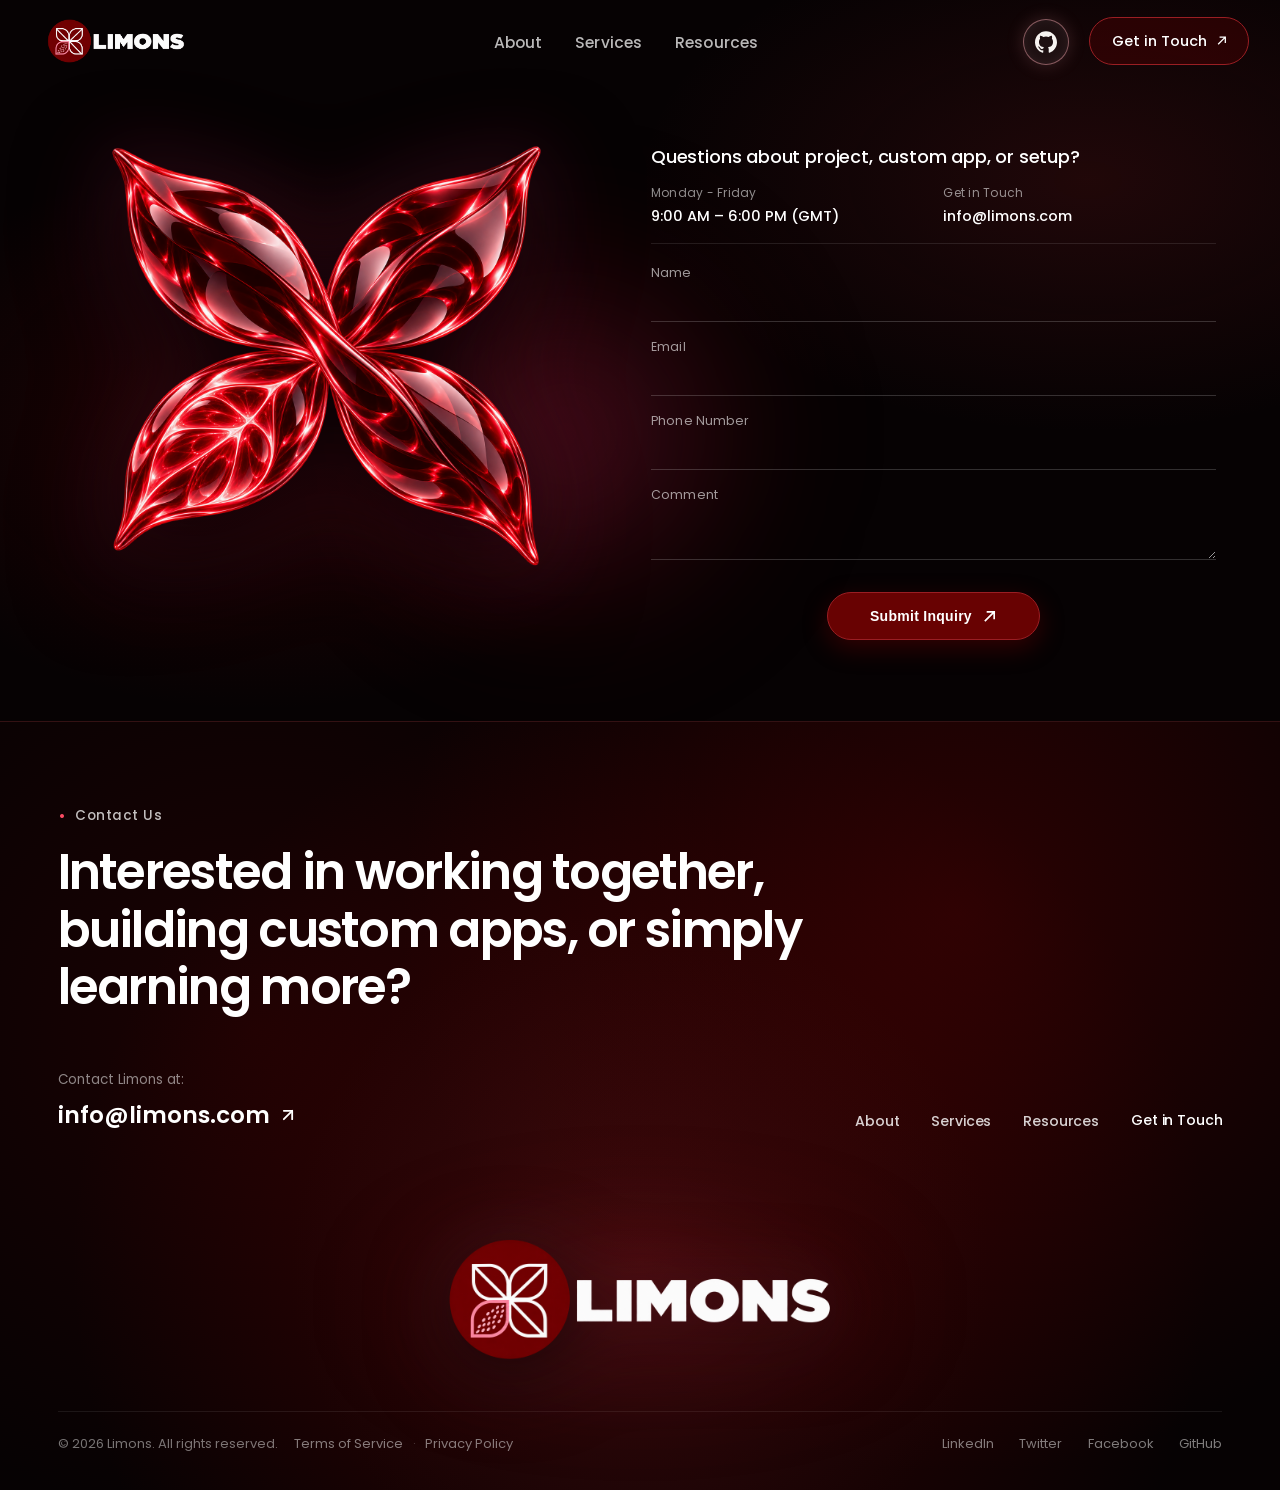
<file: contact.html>
<!DOCTYPE html>
<html lang="en">
<head>
  <meta charset="UTF-8">
  <meta name="viewport" content="width=device-width, initial-scale=1.0">
  <meta name="description" content="Get In Touch with Limons | Have questions about project architecture, custom mobile app development, or technical setup? Contact our team.">
  <title>Get In Touch | Limons | We Build Apps</title>
  <link rel="icon" type="image/png" href="assets/images/brand/favicon.png">
  <link rel="shortcut icon" href="favicon.ico">
  <link rel="apple-touch-icon" href="assets/images/brand/favicon.png">
  
  <link rel="preconnect" href="https://fonts.googleapis.com">
  <link rel="preconnect" href="https://fonts.gstatic.com" crossorigin>
  <link href="https://fonts.googleapis.com/css2?family=Poppins:ital,wght@0,300;0,400;0,500;0,600;0,700;0,800;1,400;1,600&display=swap" rel="stylesheet">
  
  <style>
    :root {
      --u: min(100vw / 1672, 100vh / 941);
      --maroon: #680202;
      --brand-red: #9A1E23;
      --neon-red: #ff3366;
      --neon-pink: #ff5361;
      --neon-glow: rgba(255, 51, 102, 0.45);
      --pink: #F3A5AD;
      --ink: #060203;
      --paper: #F7F4F1;
      --ease: cubic-bezier(.16, 1, .3, 1);
    }

    * {
      margin: 0;
      padding: 0;
      box-sizing: border-box;
    }

    html {
      scroll-behavior: smooth;
      background: #060203;
      color: #fff;
      font-family: 'Poppins', system-ui, -apple-system, sans-serif;
      scrollbar-width: thin;
      scrollbar-color: #9A1E23 #0a0304;
    }

    ::-webkit-scrollbar { width: 9px; height: 9px; }
    ::-webkit-scrollbar-track { background: #0a0304; }
    ::-webkit-scrollbar-thumb {
      background: linear-gradient(#c2244a, #680202);
      border-radius: 99px;
      border: 2px solid #0a0304;
    }
    ::-webkit-scrollbar-thumb:hover { background: linear-gradient(#ff3d6e, #9A1E23); }

    body {
      background: #060203;
      color: #fff;
      font-family: 'Poppins', system-ui, -apple-system, sans-serif;
      overflow-x: hidden;
      min-height: 100vh;
      position: relative;
    }

    /* ---------- GLOBAL AURORA & NOISE ---------- */
    .bg-aurora-wrap {
      position: fixed;
      inset: 0;
      pointer-events: none;
      z-index: 0;
      overflow: hidden;
    }

    @keyframes auroraA {
      0% { transform: translate3d(-3%, -2%, 0) rotate(0deg) scale(1); }
      50% { transform: translate3d(3%, 3%, 0) rotate(6deg) scale(1.08); }
      100% { transform: translate3d(-2%, 3%, 0) rotate(-5deg) scale(1.03); }
    }

    @keyframes auroraB {
      0% { transform: translate3d(2%, 3%, 0) rotate(0deg) scale(1.04); }
      50% { transform: translate3d(-3%, -2%, 0) rotate(-7deg) scale(1.12); }
      100% { transform: translate3d(2%, -2%, 0) rotate(5deg) scale(1); }
    }

    .aurora-layer-1 {
      position: absolute;
      inset: -25%;
      background:
        radial-gradient(38% 40% at 20% 28%, rgba(154, 30, 35, .58), transparent 70%),
        radial-gradient(34% 36% at 80% 20%, rgba(104, 2, 2, .85), transparent 70%),
        radial-gradient(36% 38% at 70% 75%, rgba(154, 30, 35, .38), transparent 70%),
        linear-gradient(120deg, #1A0A0B 0%, #2a0709 50%, #1A0A0B 100%);
      animation: auroraA 30s ease-in-out infinite alternate;
      will-change: transform;
    }

    .aurora-layer-2 {
      position: absolute;
      inset: -25%;
      background:
        radial-gradient(28% 30% at 32% 72%, rgba(243, 165, 173, .12), transparent 70%),
        radial-gradient(32% 32% at 62% 38%, rgba(104, 2, 2, .65), transparent 70%),
        radial-gradient(40% 40% at 85% 85%, rgba(154, 30, 35, .3), transparent 70%);
      animation: auroraB 36s ease-in-out infinite alternate;
      will-change: transform;
    }

    .aurora-shade {
      position: absolute;
      inset: 0;
      background:
        radial-gradient(ellipse 42% 38% at 10% 5%, rgba(6, 2, 3, .85), rgba(6, 2, 3, .45) 55%, transparent 80%),
        linear-gradient(180deg, rgba(6, 2, 3, .2) 0%, transparent 45%, rgba(6, 2, 3, .75) 100%);
    }

    .aurora-noise {
      position: absolute;
      inset: 0;
      opacity: .055;
      mix-blend-mode: overlay;
      background-image: url("data:image/svg+xml,%3Csvg xmlns='http://www.w3.org/2000/svg' width='160' height='160'%3E%3Cfilter id='n'%3E%3CfeTurbulence baseFrequency='.9' numOctaves='2'/%3E%3C/filter%3E%3Crect width='160' height='160' filter='url(%23n)'/%3E%3C/svg%3E");
    }

    /* ---------- SHARED HEADER / NAVBAR ---------- */
    .site-header {
      position: absolute;
      top: 0;
      left: 0;
      width: 100%;
      z-index: 150;
      background: transparent;
      border: 0;
    }

    .header-inner {
      position: relative;
      width: 100%;
      max-width: none;
      margin: 0;
      height: 108px;
      display: flex;
      align-items: center;
      justify-content: space-between;
      padding: 0;
    }

    .brand-logo,
    .logo {
      position: absolute;
      left: calc(var(--u)*64);
      top: calc(var(--u)*6);
      display: flex;
      align-items: center;
      z-index: 100;
      text-decoration: none;
    }

    .brand-logo img,
    .logo img {
      height: calc(var(--u)*104);
      width: calc(var(--u)*104);
      display: block;
      object-fit: cover;
      object-position: 5% center;
      border-radius: 50%;
      clip-path: circle(46% at 50% 50%);
    }

    .nav-menu {
      position: absolute;
      top: calc(var(--u)*36);
      left: calc(var(--u)*470);
      width: calc(var(--u)*740);
      display: flex;
      align-items: center;
      justify-content: center;
      gap: calc(var(--u)*32);
      z-index: 90;
      pointer-events: auto;
    }

    .nav-link {
      font-size: calc(var(--u)*19.5);
      color: rgba(255, 255, 255, .72);
      text-decoration: none;
      transition: color .35s ease, background .35s ease;
      white-space: nowrap;
      display: inline-flex;
      align-items: center;
      gap: calc(var(--u)*6);
      cursor: pointer;
    }

    .nav-link:hover,
    .nav-link.on {
      color: #fff;
    }

    .drop-arrow {
      width: calc(var(--u)*10);
      height: calc(var(--u)*6);
      transition: transform .5s var(--ease);
      stroke: currentColor;
    }

    .nav-item-dropdown {
      position: relative;
      display: inline-flex;
      align-items: center;
      padding: calc(var(--u)*8) 0;
    }

    .nav-item-dropdown:hover .drop-arrow {
      transform: rotate(180deg);
    }

    .dropdown-menu {
      position: absolute;
      top: 100%;
      left: calc(50% - 240px);
      transform: translateX(-50%) translateY(12px);
      width: calc(var(--u)*360);
      min-width: 290px;
      background: rgba(12, 4, 7, 0.96);
      backdrop-filter: blur(24px);
      -webkit-backdrop-filter: blur(24px);
      border: 1px solid rgba(255, 83, 97, 0.35);
      border-radius: calc(var(--u)*18);
      padding: calc(var(--u)*10);
      box-shadow: 0 calc(var(--u)*24) calc(var(--u)*60) rgba(0, 0, 0, 0.8), 0 0 calc(var(--u)*30) rgba(255, 83, 97, 0.18);
      opacity: 0;
      visibility: hidden;
      pointer-events: none;
      transition: opacity .45s var(--ease), transform .55s var(--ease), visibility .45s;
      z-index: 120;
    }

    .nav-item-dropdown:hover .dropdown-menu,
    .nav-item-dropdown:focus-within .dropdown-menu {
      opacity: 1;
      visibility: visible;
      pointer-events: auto;
      transform: translateX(-50%) translateY(0);
    }

    .dropdown-item {
      display: flex;
      align-items: center;
      gap: calc(var(--u)*12);
      padding: calc(var(--u)*10) calc(var(--u)*14);
      border-radius: calc(var(--u)*12);
      color: rgba(255, 255, 255, 0.82);
      text-decoration: none;
      transition: all .35s var(--ease);
    }

    .dropdown-item:hover {
      background: rgba(255, 83, 97, 0.18);
      color: #fff;
      transform: translateX(calc(var(--u)*4));
    }

    .drop-badge {
      width: calc(var(--u)*34);
      height: calc(var(--u)*34);
      border-radius: calc(var(--u)*10);
      background: rgba(255, 255, 255, 0.08);
      border: 1px solid rgba(255, 255, 255, 0.15);
      display: grid;
      place-items: center;
      color: var(--pink);
      flex-shrink: 0;
      transition: all 0.3s ease;
    }

    .drop-badge svg {
      width: calc(var(--u)*18);
      height: calc(var(--u)*18);
      stroke: currentColor;
      fill: none;
      stroke-width: 1.8;
      stroke-linecap: round;
      stroke-linejoin: round;
    }

    .dropdown-item:hover .drop-badge {
      background: linear-gradient(135deg, #ff5361, #ea2b64);
      color: #fff;
      border-color: transparent;
      box-shadow: 0 0 calc(var(--u)*14) rgba(255, 83, 97, 0.45);
    }

    .drop-text {
      display: flex;
      flex-direction: column;
      text-align: left;
    }

    .drop-title {
      font-size: calc(var(--u)*14.5);
      font-weight: 600;
      color: #fff;
      line-height: 1.2;
    }

    .drop-desc {
      font-size: calc(var(--u)*11);
      color: rgba(255, 255, 255, 0.52);
      margin-top: calc(var(--u)*2);
      line-height: 1.2;
    }

    .header-actions {
      position: absolute;
      left: calc(var(--u)*1286);
      top: calc(var(--u)*20);
      display: flex;
      align-items: center;
      gap: calc(var(--u)*16);
      z-index: 110;
    }

    .gh-trigger {
      width: 44px;
      height: 44px;
      border-radius: 50%;
      background: rgba(255, 255, 255, 0.06);
      border: 1px solid rgba(255, 255, 255, 0.14);
      display: grid;
      place-items: center;
      color: #fff;
      text-decoration: none;
      transition: all 0.3s ease;
    }

    .gh-trigger svg {
      width: 20px;
      height: 20px;
      fill: currentColor;
    }

    .gh-trigger:hover {
      background: rgba(255, 83, 97, 0.22);
      border-color: rgba(255, 83, 97, 0.5);
      box-shadow: 0 0 16px rgba(255, 83, 97, 0.4);
    }

    .btn-contact {
      position: relative;
      width: calc(var(--u)*172);
      height: calc(var(--u)*54);
      border: calc(var(--u)*1.6) solid #c04057;
      border-radius: 99px;
      display: flex;
      align-items: center;
      justify-content: center;
      gap: calc(var(--u)*9);
      font-size: calc(var(--u)*18.5);
      font-weight: 500;
      color: #fff;
      text-decoration: none;
      background: rgba(80, 10, 20, .25);
      transition: background .35s, box-shadow .35s, transform .2s;
      white-space: nowrap;
    }

    .btn-contact:hover,
    .btn-contact.on {
      background: rgba(192, 64, 87, .35);
      box-shadow: 0 0 calc(var(--u)*30) rgba(192, 64, 87, .45);
      border-color: #ff5361;
      transform: translateY(-1px);
    }

    .btn-contact svg {
      width: calc(var(--u)*15);
      height: calc(var(--u)*15);
    }

    .mobile-toggle {
      display: none;
      flex-direction: column;
      gap: 5px;
      background: transparent;
      border: none;
      cursor: pointer;
      padding: 8px;
      z-index: 330;
    }

    .mobile-toggle span {
      display: block;
      width: 24px;
      height: 2px;
      background: #fff;
      border-radius: 2px;
      transition: transform 0.3s ease, opacity 0.3s ease;
    }

    /* ===================================================================
       DEDICATED CONTACT / GET IN TOUCH HERO SECTION
       =================================================================== */
    .services-inquiry-section {
      position: relative;
      padding: clamp(130px, 15vh, 175px) clamp(24px, 5vw, 80px) clamp(70px, 9vh, 110px);
      z-index: 25;
      background: radial-gradient(45% 55% at 20% 60%, rgba(104, 2, 2, 0.28), transparent 70%),
                  radial-gradient(50% 50% at 85% 25%, rgba(154, 30, 35, 0.18), transparent 70%),
                  #060203;
      overflow: hidden;
      min-height: calc(100vh - 460px);
      display: flex;
      align-items: center;
    }

    .inquiry-container {
      max-width: 1320px;
      width: 100%;
      margin: 0 auto;
      display: grid;
      grid-template-columns: 1fr 1.08fr;
      gap: clamp(32px, 5vw, 80px);
      align-items: start;
    }

    /* Left Column: Heading + Mechanical Keyboard Visual */
    .inquiry-left {
      position: relative;
      display: flex;
      flex-direction: column;
    }

    .contact-eyebrow {
      font-size: 14px;
      font-weight: 500;
      color: #ff5361;
      margin-bottom: 8px;
      letter-spacing: 0.04em;
      text-transform: uppercase;
    }

    .contact-main-title {
      font-size: clamp(36px, 4.2vw, 56px);
      font-weight: 700;
      letter-spacing: -0.025em;
      color: #ffffff;
      line-height: 1.08;
      margin-bottom: 12px;
    }

    .contact-visual-wrap {
      position: relative;
      width: 100%;
      display: flex;
      align-items: center;
      justify-content: center;
      margin-left: 0;
      margin-top: -10px;
    }

    .contact-visual-glow {
      position: absolute;
      left: 50%;
      top: 15%;
      width: 480px;
      height: 480px;
      border-radius: 50%;
      background: radial-gradient(circle, rgba(234, 43, 100, 0.28) 0%, rgba(104, 2, 2, 0.14) 50%, transparent 70%);
      filter: blur(55px);
      pointer-events: none;
      z-index: 1;
      animation: pulseGlow 6s ease-in-out infinite alternate;
    }

    @keyframes pulseGlow {
      0% { transform: scale(0.92); opacity: 0.55; }
      100% { transform: scale(1.08); opacity: 0.85; }
    }

    .contact-keyboard-img {
      position: relative;
      z-index: 2;
      width: min(100%, 460px);
      max-width: 100%;
      height: auto;
      display: block;
      filter: drop-shadow(0 25px 50px rgba(0, 0, 0, 0.9)) drop-shadow(0 0 35px rgba(234, 43, 100, 0.22));
      transition: transform 0.6s cubic-bezier(0.16, 1, 0.3, 1);
    }

    .contact-visual-wrap:hover .contact-keyboard-img {
      transform: translateY(-4px) scale(1.01);
    }

    /* Right Column: Question + Meta + Underline Form */
    .inquiry-right {
      position: relative;
      display: flex;
      flex-direction: column;
      padding-top: 10px;
    }

    .contact-question-title {
      font-size: clamp(16px, 1.4vw, 20px);
      font-weight: 500;
      color: #ffffff;
      line-height: 1.3;
      margin-bottom: 16px;
      letter-spacing: -0.01em;
    }

    .contact-meta-row {
      display: grid;
      grid-template-columns: 1fr 1fr;
      gap: 20px;
      padding-bottom: 16px;
      margin-bottom: 20px;
      border-bottom: 1px solid rgba(255, 255, 255, 0.1);
    }

    .contact-meta-item {
      display: flex;
      flex-direction: column;
      gap: 4px;
    }

    .contact-meta-label {
      font-size: 12px;
      font-weight: 400;
      color: rgba(255, 255, 255, 0.55);
      letter-spacing: 0.02em;
    }

    .contact-meta-val {
      font-size: 14.5px;
      font-weight: 500;
      color: #ffffff;
    }

    .contact-mail-link {
      color: #ffffff;
      text-decoration: none;
      transition: color 0.25s ease;
    }

    .contact-mail-link:hover {
      color: #ff5361;
    }

    /* Minimalist Underline Form Inputs */
    .contact-minimal-form {
      display: flex;
      flex-direction: column;
      gap: 16px;
      width: 100%;
    }

    .contact-field-group {
      position: relative;
      display: flex;
      flex-direction: column;
      gap: 4px;
    }

    .contact-field-label {
      font-size: 12.5px;
      font-weight: 400;
      color: rgba(255, 255, 255, 0.6);
      letter-spacing: 0.01em;
      transition: color 0.25s ease;
    }

    .contact-field-input,
    .contact-field-textarea {
      width: 100%;
      background: transparent !important;
      border: none !important;
      border-bottom: 1px solid rgba(255, 255, 255, 0.18) !important;
      border-radius: 0 !important;
      padding: 6px 0 8px 0;
      font-size: 14.5px;
      color: #ffffff;
      font-family: inherit;
      outline: none;
      transition: border-color 0.3s ease, box-shadow 0.3s ease;
    }

    .contact-field-textarea {
      min-height: 52px;
      height: 52px;
      resize: vertical;
    }

    .contact-field-input:focus,
    .contact-field-textarea:focus {
      border-bottom-color: #ff5361 !important;
      box-shadow: 0 1px 0 #ff5361, 0 8px 20px -8px rgba(255, 83, 97, 0.45) !important;
    }

    .contact-field-group:focus-within .contact-field-label {
      color: #ff5361;
    }

    /* Submit Button (Pill shape, centered in form) */
    .contact-submit-wrap {
      margin-top: 16px;
      width: 100%;
      display: flex;
      justify-content: center;
    }

    .btn-send {
      position: relative;
      overflow: hidden;
      isolation: isolate;
      width: fit-content !important;
      max-width: fit-content !important;
      display: inline-flex !important;
      align-items: center;
      justify-content: center;
      gap: 10px;
      padding: 0 42px !important;
      height: 48px;
      border-radius: 999px !important;
      background: rgba(104, 2, 2, 0.5);
      border: 1px solid rgba(255, 83, 97, 0.45);
      color: #fff;
      font-size: 14px;
      font-weight: 600;
      letter-spacing: 0.02em;
      cursor: pointer;
      transition: all 0.35s cubic-bezier(.16, 1, .3, 1);
      box-shadow: 0 8px 24px rgba(104, 2, 2, 0.4);
    }

    .btn-send::before {
      content: "";
      position: absolute;
      left: -12%;
      right: -12%;
      bottom: -2px;
      height: 0;
      z-index: -1;
      background: linear-gradient(0deg, #9A1E23 0%, #ea2b64 100%);
      border-radius: 50% 50% 0 0 / 100% 100% 0 0;
      transition: height 0.55s cubic-bezier(.16, 1, .3, 1), border-radius 0.55s cubic-bezier(.16, 1, .3, 1);
      pointer-events: none;
    }

    .btn-send:hover::before,
    .btn-send:focus-visible::before {
      height: 145%;
      border-radius: 0;
    }

    .btn-send:hover {
      border-color: #ff5361;
      box-shadow: 0 10px 32px rgba(255, 83, 97, 0.55);
      transform: translateY(-2px);
    }

    .btn-send > * {
      position: relative;
      z-index: 1;
    }

    /* Toast Notification */
    .toast-popup {
      position: fixed;
      bottom: 30px;
      right: 30px;
      background: rgba(18, 5, 8, 0.95);
      border: 1.5px solid #ff4d6d;
      border-radius: 16px;
      padding: 18px 24px;
      box-shadow: 0 16px 45px rgba(0,0,0,0.8), 0 0 25px rgba(255, 51, 102, 0.4);
      display: flex;
      align-items: center;
      gap: 14px;
      z-index: 9999;
      transform: translateY(100px);
      opacity: 0;
      visibility: hidden;
      transition: all 0.4s var(--ease);
      backdrop-filter: blur(20px);
    }

    .toast-popup.show {
      transform: translateY(0);
      opacity: 1;
      visibility: visible;
    }

    .toast-check {
      width: 32px;
      height: 32px;
      border-radius: 50%;
      background: linear-gradient(135deg, #ff5361, #ea2b64);
      display: grid;
      place-items: center;
      color: #fff;
      flex-shrink: 0;
    }

    .toast-check svg {
      width: 16px;
      height: 16px;
      stroke: #fff;
      fill: none;
      stroke-width: 2.5;
    }

    .toast-content h6 {
      font-size: 14.5px;
      font-weight: 600;
      color: #fff;
      margin-bottom: 2px;
    }

    .toast-content p {
      font-size: 12px;
      color: rgba(255, 255, 255, 0.7);
    }

    /* ==========================================================
       LUXURY CTA & BRAND FOOTER (Limons Branding)
    ========================================================== */
    .limons-cta-footer {
      position: relative;
      background: #060203;
      color: #ffffff;
      padding: clamp(72px, 9vh, 120px) 0 clamp(32px, 4vh, 48px);
      overflow: hidden;
      z-index: 30;
      border-top: 1px solid rgba(255, 83, 97, 0.18);
    }

    .cta-footer-nebula {
      position: absolute;
      inset: 0;
      pointer-events: none;
      z-index: 1;
      background:
        radial-gradient(circle at 75% 25%, rgba(104, 2, 2, 0.38) 0%, transparent 50%),
        radial-gradient(circle at 50% 70%, rgba(154, 30, 35, 0.32) 0%, rgba(104, 2, 2, 0.16) 42%, transparent 68%),
        radial-gradient(circle at 20% 40%, rgba(104, 2, 2, 0.22) 0%, transparent 45%);
    }

    .cta-footer-container {
      position: relative;
      z-index: 2;
      width: min(1200px, 91vw);
      margin: 0 auto;
      display: flex;
      flex-direction: column;
    }

    .cta-eyebrow {
      display: inline-flex;
      align-items: center;
      gap: 9px;
      font-size: 13.5px;
      font-weight: 500;
      letter-spacing: 0.04em;
      color: rgba(255, 255, 255, 0.75);
      margin-bottom: clamp(14px, 2vh, 22px);
    }

    .cta-eyebrow .cta-bullet {
      color: #fa4b63;
      font-size: 16px;
      line-height: 1;
    }

    .cta-headline {
      font-size: clamp(32px, 3.8vw, 56px);
      font-weight: 600;
      line-height: 1.18;
      letter-spacing: -0.035em;
      color: #ffffff;
      max-width: 880px;
      margin: 0 0 clamp(44px, 6vh, 72px) 0;
    }

    .cta-mid-row {
      display: flex;
      justify-content: space-between;
      align-items: flex-end;
      flex-wrap: wrap;
      gap: 32px;
      margin-bottom: clamp(60px, 8vh, 100px);
    }

    .cta-contact-block {
      display: flex;
      flex-direction: column;
      gap: 8px;
    }

    .cta-contact-lbl {
      font-size: 13.5px;
      font-weight: 400;
      color: rgba(255, 255, 255, 0.52);
      letter-spacing: -0.01em;
    }

    .cta-email-link {
      display: inline-flex;
      align-items: center;
      gap: 8px;
      font-size: clamp(19px, 1.8vw, 25px);
      font-weight: 600;
      color: #ffffff;
      text-decoration: none;
      transition: color 0.25s ease;
    }

    .cta-email-link .arrow-icon {
      display: inline-block;
      width: 20px;
      height: 20px;
      transition: transform 0.25s ease;
    }

    .cta-email-link:hover {
      color: #fa4b63;
    }

    .cta-email-link:hover .arrow-icon {
      transform: translate(3px, -3px);
    }

    .cta-nav-links {
      display: flex;
      align-items: center;
      gap: clamp(20px, 2.5vw, 42px);
      flex-wrap: wrap;
    }

    .cta-nav-links a {
      font-size: clamp(14px, 1.1vw, 16px);
      font-weight: 500;
      color: rgba(255, 255, 255, 0.82);
      text-decoration: none;
      letter-spacing: -0.01em;
      transition: color 0.2s ease, transform 0.2s ease;
      position: relative;
    }

    .cta-nav-links a:hover,
    .cta-nav-links a.on {
      color: #ffffff;
      transform: translateY(-1px);
    }

    .cta-brand-display {
      position: relative;
      width: 100%;
      display: flex;
      justify-content: center;
      align-items: center;
      padding: clamp(20px, 3vh, 40px) 0 clamp(40px, 5vh, 65px);
    }

    .cta-brand-ambient {
      position: absolute;
      width: min(520px, 75vw);
      height: 150px;
      background: radial-gradient(ellipse at center, rgba(168, 25, 45, 0.42) 0%, rgba(104, 2, 2, 0.2) 48%, transparent 72%);
      filter: blur(55px);
      pointer-events: none;
      z-index: 1;
    }

    .cta-brand-link {
      display: block;
      width: 100%;
      max-width: clamp(260px, 34vw, 460px);
      margin: 0 auto;
      text-align: center;
      position: relative;
      z-index: 2;
    }

    .cta-giant-logo {
      width: 100%;
      max-width: 100%;
      height: auto;
      object-fit: contain;
      filter: drop-shadow(0 15px 40px rgba(0, 0, 0, 0.85)) drop-shadow(0 0 30px rgba(250, 75, 99, 0.16));
      user-select: none;
      transition: transform 0.5s cubic-bezier(0.16, 1, 0.3, 1), filter 0.5s ease;
    }

    .cta-giant-logo:hover {
      transform: scale(1.012);
      filter: drop-shadow(0 20px 50px rgba(0, 0, 0, 0.9)) drop-shadow(0 0 45px rgba(250, 75, 99, 0.28));
    }

    .cta-bottom-bar {
      display: flex;
      justify-content: space-between;
      align-items: center;
      flex-wrap: wrap;
      gap: 16px;
      padding-top: clamp(20px, 2.5vh, 28px);
      border-top: 1px solid rgba(255, 255, 255, 0.08);
      font-size: 13px;
      color: rgba(255, 255, 255, 0.45);
    }

    .cta-socials {
      display: flex;
      align-items: center;
      gap: clamp(18px, 2vw, 28px);
    }

    .cta-socials a {
      color: rgba(255, 255, 255, 0.48);
      text-decoration: none;
      font-size: 13px;
      transition: color 0.2s ease;
    }

    .cta-socials a:hover {
      color: #fa4b63;
    }

    @media (max-width: 980px) {
      .inquiry-container {
        grid-template-columns: 1fr;
        gap: 40px;
      }
      .contact-main-title {
        margin-bottom: 20px;
      }
      .contact-visual-wrap {
        margin-left: 0;
        justify-content: center;
      }
      .contact-keyboard-img {
        max-width: 480px;
        width: 100%;
        margin: 0 auto;
      }
    }

    @media (max-width: 600px) {
      .contact-meta-row {
        grid-template-columns: 1fr;
        gap: 16px;
      }
      .contact-visual-wrap {
        margin-left: 0;
      }
      .contact-keyboard-img {
        max-width: 320px;
      }
    }
  </style>

  <link rel="stylesheet" href="assets/css/site-header.css">
  <link rel="stylesheet" href="assets/css/motion.css">
  <link rel="stylesheet" href="assets/css/brand-ui.css">
</head>
<body class="mo-no-body-fade">

  <!-- DYNAMIC AURORA & BRAND AMBIENT BACKGROUND -->
  <div class="bg-aurora-wrap" aria-hidden="true">
    <div class="aurora-layer-1"></div>
    <div class="aurora-layer-2"></div>
    <div class="aurora-shade"></div>
    <div class="aurora-noise"></div>
  </div>

  <!-- SHARED HEADER (Same as Home & Services Page) -->
  <header class="site-header" id="top">
    <div class="header-inner">
      <a class="brand-logo" href="index.html" aria-label="Limons Home">
        <img src="assets/images/brand/Horizontal Logo.png" alt="Limons">
      </a>

      <!-- UNIFIED NAVIGATION -->
      <nav class="nav-menu" id="mainNav" aria-label="Primary navigation">
        <a class="nav-link" href="about.html">About</a>
        <a class="nav-link" href="services.html">Services</a>

        <!-- Products dropdown -->
        <div class="nav-item-dropdown" id="productsDropdown">
          <a class="nav-link nav-drop-trigger" href="javascript:void(0)" aria-haspopup="true" aria-expanded="false">
            Products
            <svg class="drop-arrow" viewBox="0 0 10 6" fill="none" stroke="currentColor" stroke-width="1.8" stroke-linecap="round"><path d="M1 1l4 4 4-4"/></svg>
          </a>
          <div class="dropdown-menu" role="menu">
            <a class="dropdown-item" href="product1.html">
              <span class="drop-badge"><svg viewBox="0 0 24 24"><rect x="2" y="5" width="20" height="13" rx="2"/><path d="M8 21h8M12 18v3"/></svg></span>
              <div class="drop-text">
                <span class="drop-title">Social TV</span>
                <span class="drop-desc">Interactive engagement platform</span>
              </div>
            </a>
            <a class="dropdown-item" href="product2.html">
              <span class="drop-badge"><svg viewBox="0 0 24 24"><path d="M4 12a8 8 0 0 1 14-5.3L20 8"/><path d="M20 4v4h-4"/><path d="M20 12a8 8 0 0 1-14 5.3L4 16"/><path d="M4 20v-4h4"/></svg></span>
              <div class="drop-text">
                <span class="drop-title">File Sync</span>
                <span class="drop-desc">Real-time mobile file synchronization</span>
              </div>
            </a>
            <a class="dropdown-item" href="product3.html">
              <span class="drop-badge"><svg viewBox="0 0 24 24"><path d="M13 2L4 14h7l-1 8 9-12h-7l1-8z"/></svg></span>
              <div class="drop-text">
                <span class="drop-title">On-Demand</span>
                <span class="drop-desc">Real-time matching &amp; dispatch</span>
              </div>
            </a>
            <a class="dropdown-item" href="product4.html">
              <span class="drop-badge"><svg viewBox="0 0 24 24"><rect x="3" y="5" width="18" height="14" rx="2.5"/><polygon points="10,9 15,12 10,15" fill="currentColor"/></svg></span>
              <div class="drop-text">
                <span class="drop-title">Video Player</span>
                <span class="drop-desc">Monetization &amp; streaming SDK</span>
              </div>
            </a>
          </div>
        </div>

        <a class="nav-link" href="resources.html">Resources</a>
        <a class="mobile-contact nav-link on" href="contact.html">Get in Touch<svg viewBox="0 0 16 16" fill="none" stroke="currentColor" stroke-width="1.8"><path d="M3 13L13 3M5 3h8v8"/></svg></a>
      </nav>

      <div class="header-actions">
        <div class="gh-hover">
          <a class="gh-trigger" href="https://github.com/appscend" target="_blank" rel="noopener noreferrer" aria-label="Open Source on GitHub">
            <svg viewBox="0 0 24 24" aria-hidden="true"><path d="M12 .3C5.37.3 0 5.67 0 12.3c0 5.3 3.44 9.8 8.21 11.39.6.11.82-.26.82-.58 0-.28-.01-1.04-.02-2.04-3.34.73-4.04-1.61-4.04-1.61-.55-1.39-1.33-1.76-1.33-1.76-1.09-.74.08-.73.08-.73 1.2.09 1.84 1.24 1.84 1.24 1.07 1.83 2.8 1.3 3.49 1 .11-.78.42-1.3.76-1.6-2.67-.3-5.47-1.33-5.47-5.93 0-1.31.47-2.38 1.24-3.22-.12-.3-.54-1.52.12-3.18 0 0 1.01-.32 3.3 1.23a11.5 11.5 0 0 1 6 0c2.29-1.55 3.3-1.23 3.3-1.23.66 1.66.24 2.88.12 3.18.77.84 1.24 1.91 1.24 3.22 0 4.61-2.81 5.62-5.48 5.92.43.37.81 1.1.81 2.23 0 1.61-.01 2.91-.01 3.31 0 .32.22.7.83.58C20.56 22.1 24 17.6 24 12.3 24 5.67 18.63.3 12 .3z"/></svg>
          </a>
          <div class="gh-modal" role="tooltip">
            <h4>Open Source</h4>
            <p>Check out our GitHub profile to explore our development tools, frameworks and open source contributions.</p>
            <a class="gh-modal-btn" href="https://github.com/appscend" target="_blank" rel="noopener noreferrer">
              <svg viewBox="0 0 24 24" aria-hidden="true"><path d="M12 .3C5.37.3 0 5.67 0 12.3c0 5.3 3.44 9.8 8.21 11.39.6.11.82-.26.82-.58 0-.28-.01-1.04-.02-2.04-3.34.73-4.04-1.61-4.04-1.61-.55-1.39-1.33-1.76-1.33-1.76-1.09-.74.08-.73.08-.73 1.2.09 1.84 1.24 1.84 1.24 1.07 1.83 2.8 1.3 3.49 1 .11-.78.42-1.3.76-1.6-2.67-.3-5.47-1.33-5.47-5.93 0-1.31.47-2.38 1.24-3.22-.12-.3-.54-1.52.12-3.18 0 0 1.01-.32 3.3 1.23a11.5 11.5 0 0 1 6 0c2.29-1.55 3.3-1.23 3.3-1.23.66 1.66.24 2.88.12 3.18.77.84 1.24 1.91 1.24 3.22 0 4.61-2.81 5.62-5.48 5.92.43.37.81 1.1.81 2.23 0 1.61-.01 2.91-.01 3.31 0 .32.22.7.83.58C20.56 22.1 24 17.6 24 12.3 24 5.67 18.63.3 12 .3z"/></svg>
              View on Github
            </a>
          </div>
        </div>
        <a class="btn-contact on" href="contact.html">
          Get in Touch
          <svg viewBox="0 0 16 16" fill="none" stroke="currentColor" stroke-width="1.8"><path d="M3 13L13 3M5 3h8v8"/></svg>
        </a>
        <button class="mobile-toggle" id="mobileToggle" aria-label="Toggle navigation">
          <span></span><span></span><span></span>
        </button>
      </div>
    </div>
  </header>

  <!-- ===================================================================
       GET IN TOUCH / CONTACT SECTION (Dedicated Page Presentation)
       =================================================================== -->
  <main>
    <section class="services-inquiry-section" id="contact-form">
      <div class="inquiry-container">
        
        <!-- Left Column: Heading + Mechanical Keyboard Visual -->
        <div class="inquiry-left mo-reveal">
          <!-- <p class="contact-eyebrow">We're here to help.</p>
          <h1 class="contact-main-title">Get In Touch</h1> -->
          <div class="contact-visual-wrap mo-float">
            <div class="contact-visual-glow" aria-hidden="true"></div>
            <img src="assets/images/contact/contact.png" 
                 alt="Limons contact visual" 
                 class="contact-keyboard-img"
                 loading="lazy">
          </div>
        </div>

        <!-- Right Column: Question + Meta + Minimal Underline Form -->
        <div class="inquiry-right mo-reveal mo-s1">
          <h2 class="contact-question-title">Questions about project, custom app, or setup?</h2>
          
          <div class="contact-meta-row">
            <div class="contact-meta-item">
              <span class="contact-meta-label">Monday - Friday</span>
              <span class="contact-meta-val">9:00 AM – 6:00 PM (GMT)</span>
            </div>
            <div class="contact-meta-item">
              <span class="contact-meta-label">Get in Touch</span>
              <a href="mailto:info@limons.com" class="contact-meta-val contact-mail-link">info@limons.com</a>
            </div>
          </div>

          <form id="servicesProjectForm" class="contact-minimal-form" onsubmit="handleInquirySubmit(event)">
            <div class="contact-field-group">
              <label for="c_name" class="contact-field-label">Name</label>
              <input type="text" id="c_name" name="name" required class="contact-field-input" autocomplete="name">
            </div>

            <div class="contact-field-group">
              <label for="c_email" class="contact-field-label">Email</label>
              <input type="email" id="c_email" name="email" required class="contact-field-input" autocomplete="email">
            </div>

            <div class="contact-field-group">
              <label for="c_phone" class="contact-field-label">Phone Number</label>
              <input type="tel" id="c_phone" name="phone" class="contact-field-input" autocomplete="tel">
            </div>

            <div class="contact-field-group">
              <label for="c_comment" class="contact-field-label">Comment</label>
              <textarea id="c_comment" name="comment" required class="contact-field-textarea" rows="2"></textarea>
            </div>

            <div class="contact-submit-wrap">
              <button type="submit" class="btn-send btn-submit-inquiry" id="submitInquiryBtn">
                <span>Submit Inquiry</span>
                <svg width="15" height="15" viewBox="0 0 16 16" fill="none" stroke="currentColor" stroke-width="1.8">
                  <path d="M3 13L13 3M5 3h8v8"/>
                </svg>
              </button>
            </div>
          </form>
        </div>

      </div>
    </section>
  </main>

  <!-- ==========================================================
       DATAWIZZ-INSPIRED LUXURY CTA & BRAND FOOTER (Limons Branding)
  ========================================================== -->
  <footer class="limons-cta-footer" id="contact">
    <div class="cta-footer-nebula"></div>

    <div class="cta-footer-container">
      <!-- Top CTA Eyebrow & Query Headline -->
      <div class="cta-top-block mo mo-fade">
        <div class="cta-eyebrow">
          <span class="cta-bullet">•</span> Contact Us
        </div>
        <h2 class="cta-headline">
          Interested in working together, building custom apps, or simply learning more?
        </h2>
      </div>

      <!-- Middle Row: Contact on Left, Nav Links on Right -->
      <div class="cta-mid-row mo mo-fade mo-d1">
        <div class="cta-contact-block">
          <span class="cta-contact-lbl">Contact Limons at:</span>
          <a href="mailto:info@limons.com" class="cta-email-link">
            info@limons.com
            <svg class="arrow-icon" viewBox="0 0 24 24" fill="none" stroke="currentColor" stroke-width="2.2" stroke-linecap="round" stroke-linejoin="round">
              <line x1="7" y1="17" x2="17" y2="7"></line>
              <polyline points="7 7 17 7 17 17"></polyline>
            </svg>
          </a>
        </div>

        <nav class="cta-nav-links" aria-label="Footer Navigation">
          <a href="about.html">About</a>
          <a href="services.html">Services</a>
          <a href="resources.html">Resources</a>
          <a href="contact.html" class="on">Get in Touch</a>
        </nav>
      </div>

      <!-- Giant Brand Signature Display (Datawizz Style) -->
      <div class="cta-brand-display mo mo-fade mo-d2">
        <div class="cta-brand-ambient"></div>
        <a href="index.html" aria-label="Limons Home" class="cta-brand-link">
          <img src="assets/images/brand/Horizontal Logo.png" alt="Limons" class="cta-giant-logo">
        </a>
      </div>

      <!-- Bottom Row: Copyright, Legal Links & Socials -->
      <div class="cta-bottom-bar">
        <div class="cta-bottom-left">
          <span class="cta-copyright">© 2026 Limons. All rights reserved.</span>
          <div class="cta-legal-links">
            <a href="terms.html">Terms of Service</a>
            <span class="cta-legal-sep">·</span>
            <a href="privacy.html">Privacy Policy</a>
          </div>
        </div>
        <div class="cta-socials">
          <a href="https://www.linkedin.com/company/appscend" target="_blank" rel="noopener">LinkedIn</a>
          <a href="https://twitter.com/appscend" target="_blank" rel="noopener">Twitter</a>
          <a href="https://www.facebook.com/Appscend/" target="_blank" rel="noopener">Facebook</a>
          <a href="https://github.com/appscend" target="_blank" rel="noopener">GitHub</a>
        </div>
      </div>
    </div>
  </footer>

  <!-- Toast Notification Feedback -->
  <div class="toast-popup" id="inquiryToast">
    <div class="toast-check">
      <svg viewBox="0 0 24 24"><polyline points="20 6 9 17 4 12"/></svg>
    </div>
    <div class="toast-content">
      <h6>Inquiry Received!</h6>
      <p>Thank you. An engineer will reach out within 24 hours.</p>
    </div>
  </div>

  <script>
    (() => {
      'use strict';

      // Mobile Menu Toggle
      const mobileToggle = document.getElementById('mobileToggle');
      const mainNav = document.getElementById('mainNav');
      if (mobileToggle && mainNav) {
        mobileToggle.addEventListener('click', () => {
          mainNav.classList.toggle('open');
          mobileToggle.classList.toggle('open');
        });
      }
    })();

    // Form Handling
    function handleInquirySubmit(e) {
      e.preventDefault();
      const btn = document.getElementById('submitInquiryBtn');
      const origText = btn.innerHTML;
      btn.innerHTML = '<span>Processing...</span>';
      btn.disabled = true;

      setTimeout(() => {
        btn.innerHTML = '<span>Inquiry Sent! ✓</span>';
        const toast = document.getElementById('inquiryToast');
        if (toast) {
          toast.classList.add('show');
          setTimeout(() => {
            toast.classList.remove('show');
            btn.innerHTML = origText;
            btn.disabled = false;
            document.getElementById('servicesProjectForm').reset();
          }, 4500);
        }
      }, 700);
    }
  </script>

  <script src="assets/js/lenis.min.js"></script>
  <script src="assets/js/motion.js"></script>
</body>
</html>
</file>
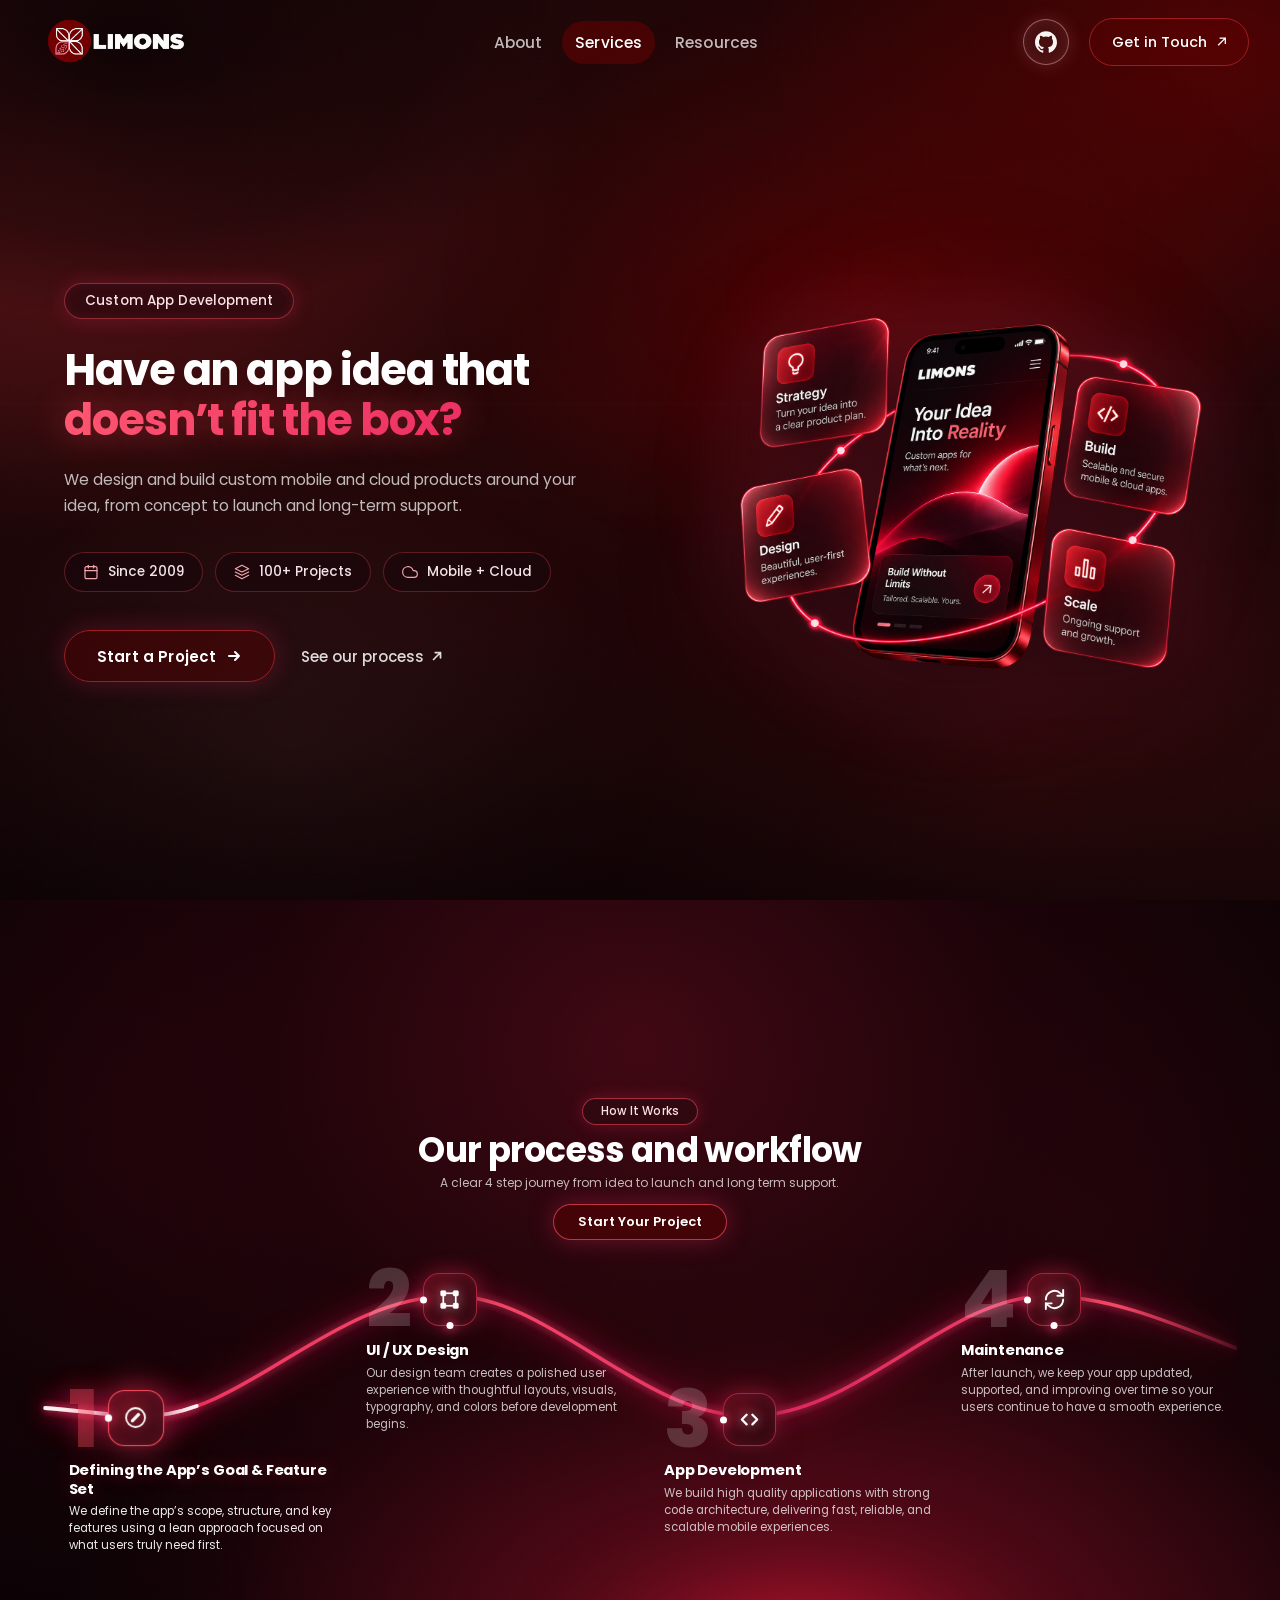
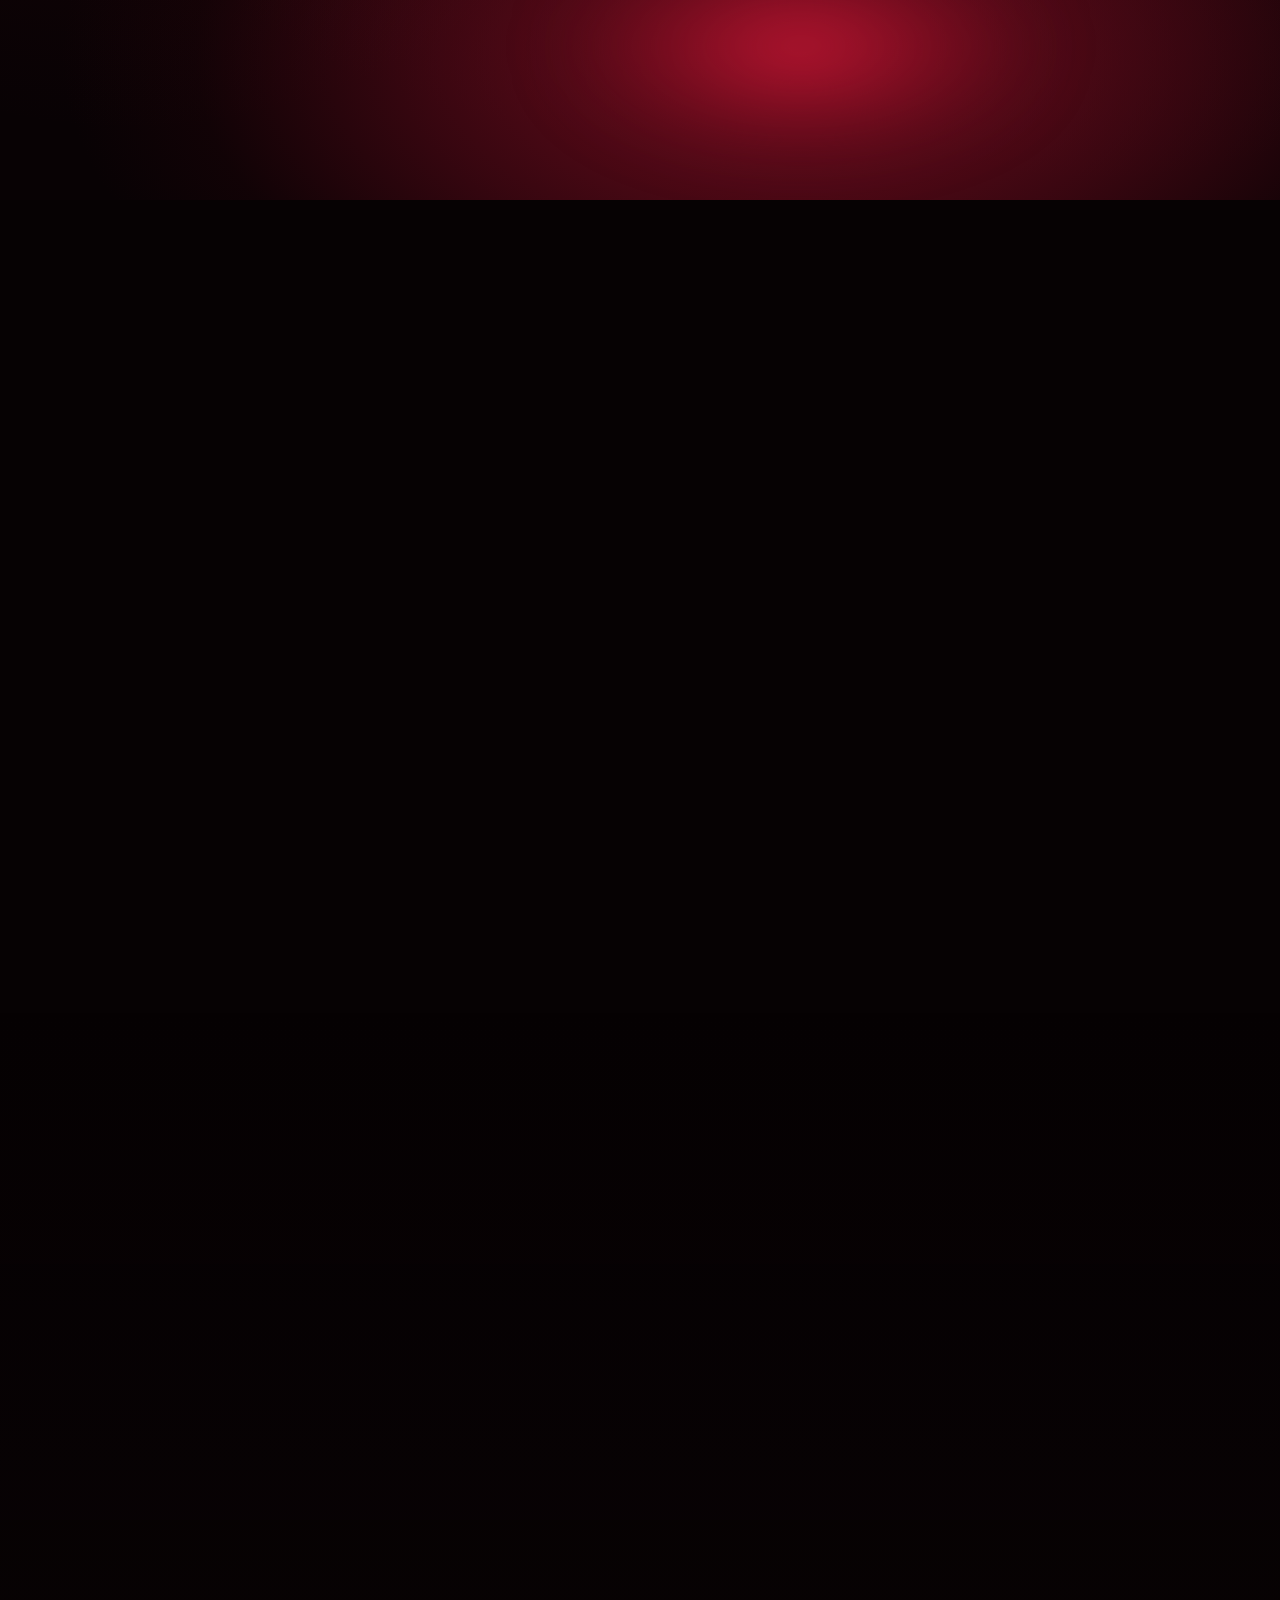
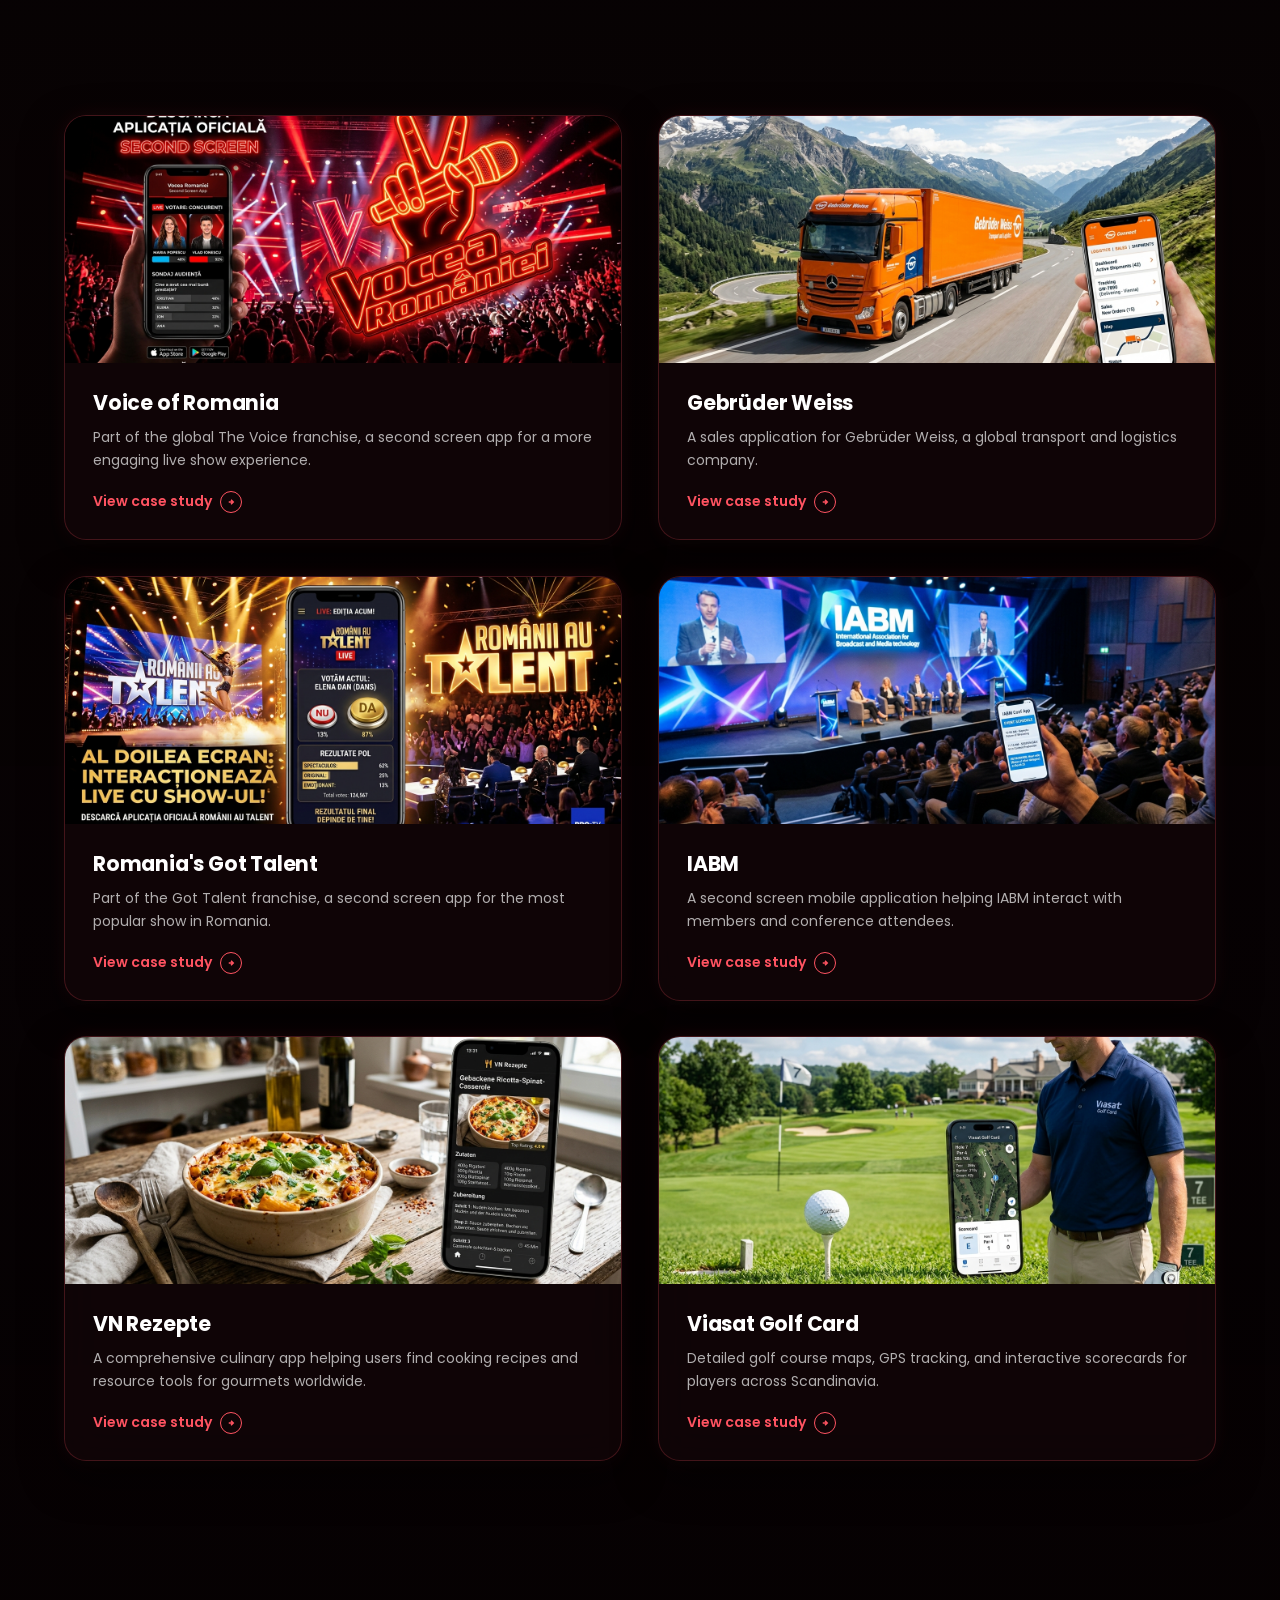
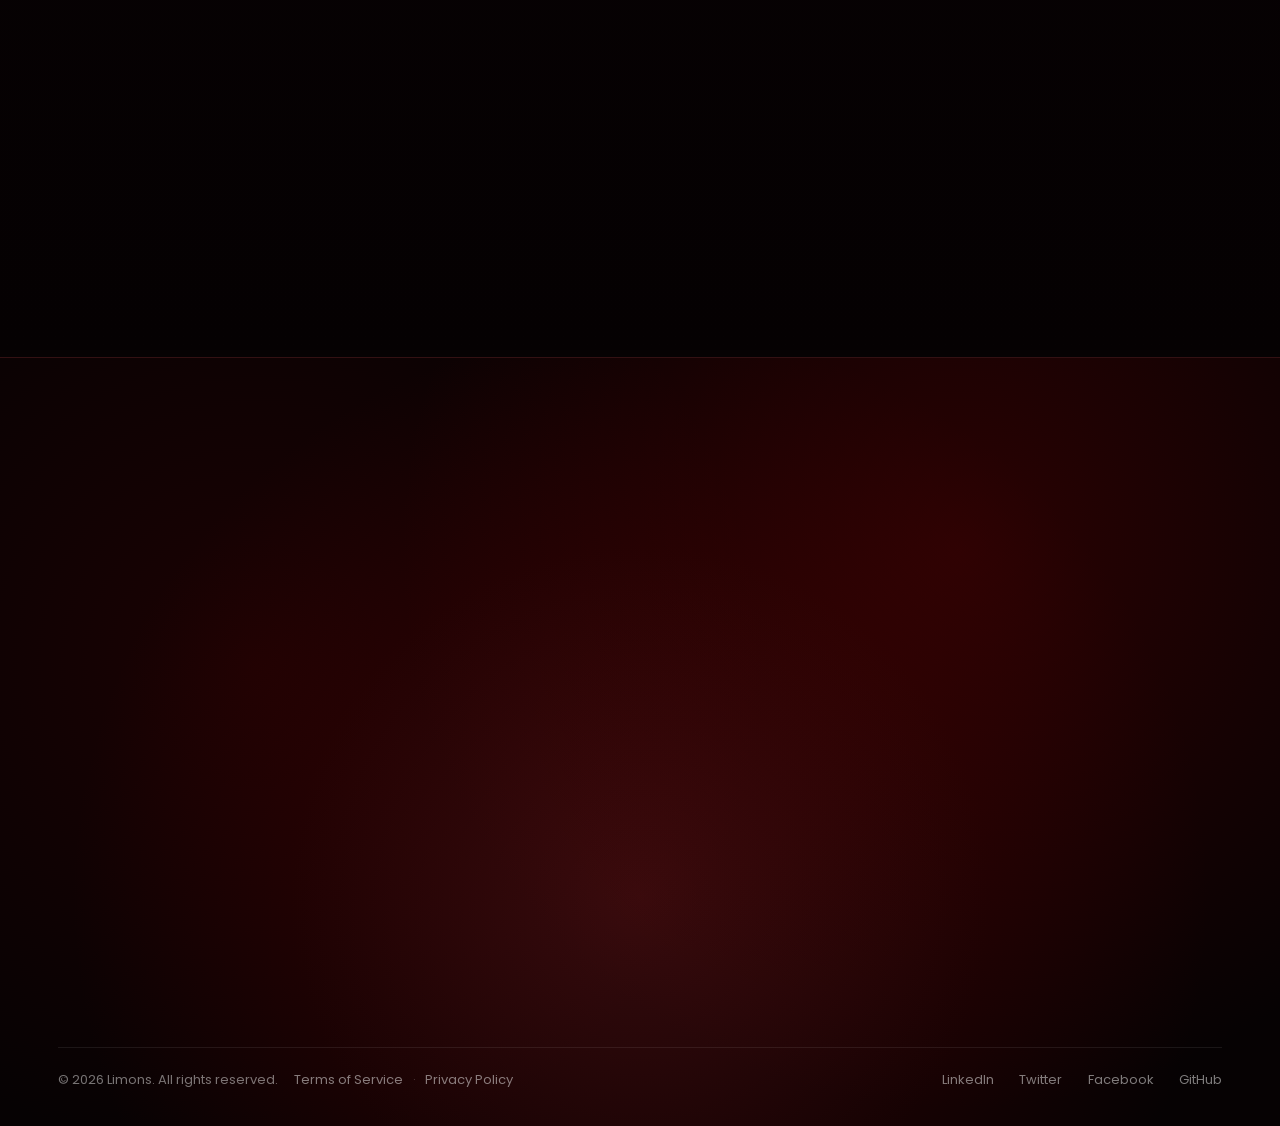
<file: custom-app-development.html>
<!DOCTYPE html>
<html lang="en">
<head>
  <meta charset="UTF-8">
  <meta http-equiv="refresh" content="0; url=services.html">
  <title>Redirecting to Services | Limons</title>
  <script>
    window.location.replace("services.html" + window.location.hash);
  </script>
</head>
<body style="background:#060203;color:#fff;font-family:sans-serif;display:grid;place-items:center;height:100vh;margin:0;">
  <p>Redirecting to <a href="services.html" style="color:#ff5361;">Services</a>...</p>
</body>
</html>
</file>
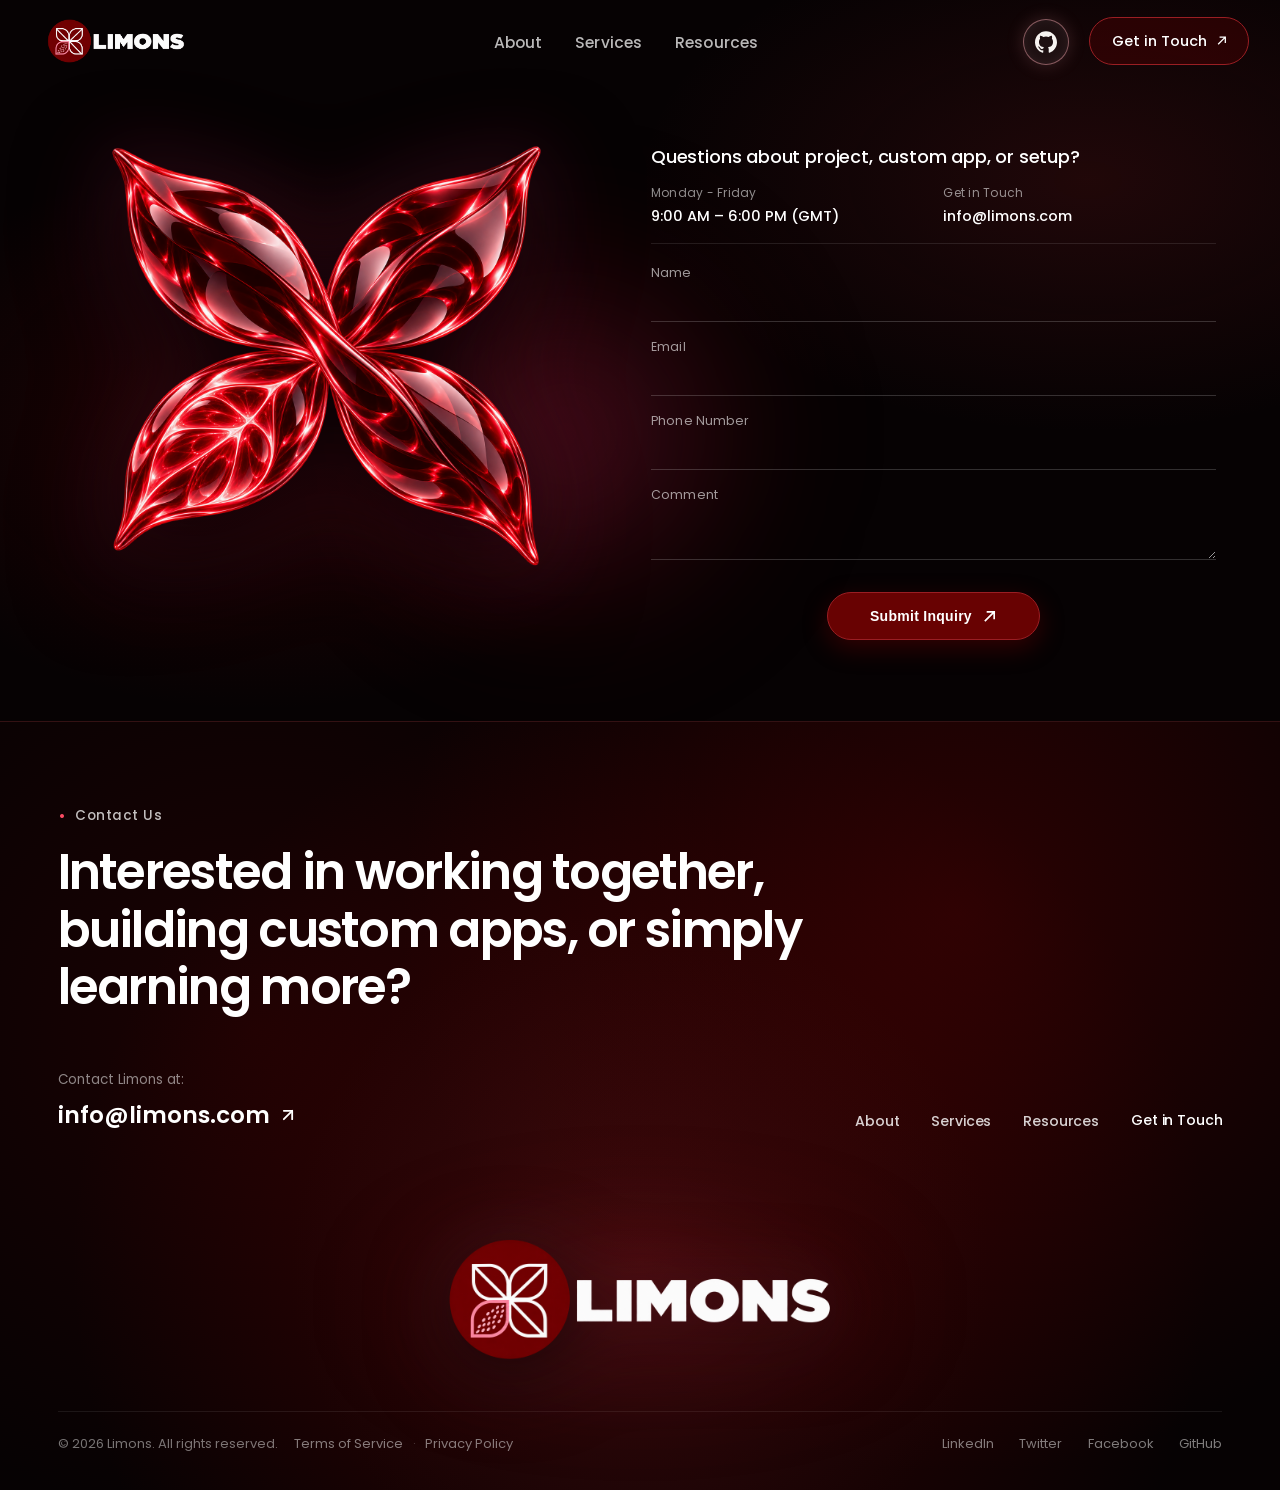
<file: get-in-touch.html>
<!DOCTYPE html>
<html lang="en">
<head>
  <meta charset="UTF-8">
  <meta http-equiv="refresh" content="0; url=contact.html">
  <title>Redirecting to Get In Touch | Limons</title>
  <script>
    window.location.replace("contact.html" + window.location.hash);
  </script>
</head>
<body style="background:#060203;color:#fff;font-family:sans-serif;display:grid;place-items:center;height:100vh;margin:0;">
  <p>Redirecting to <a href="contact.html" style="color:#ff5361;">Get In Touch</a>...</p>
</body>
</html>
</file>
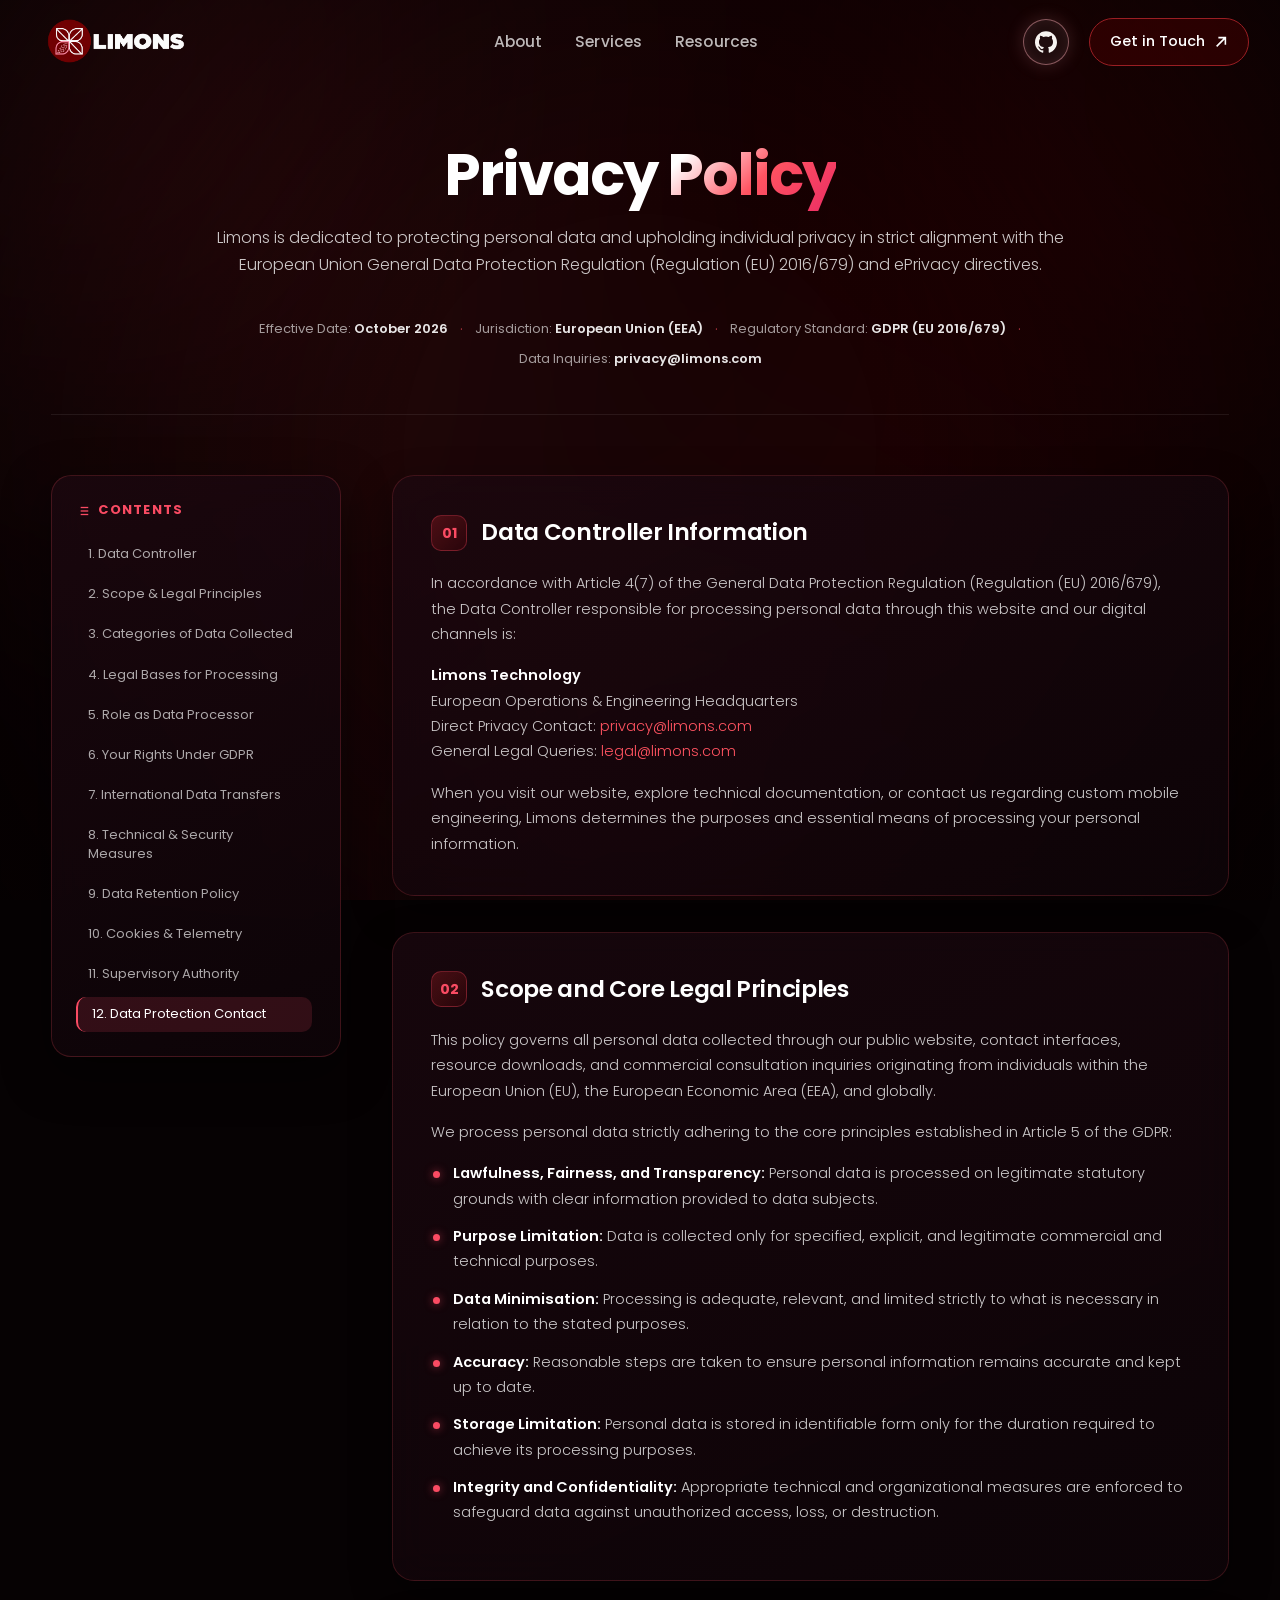
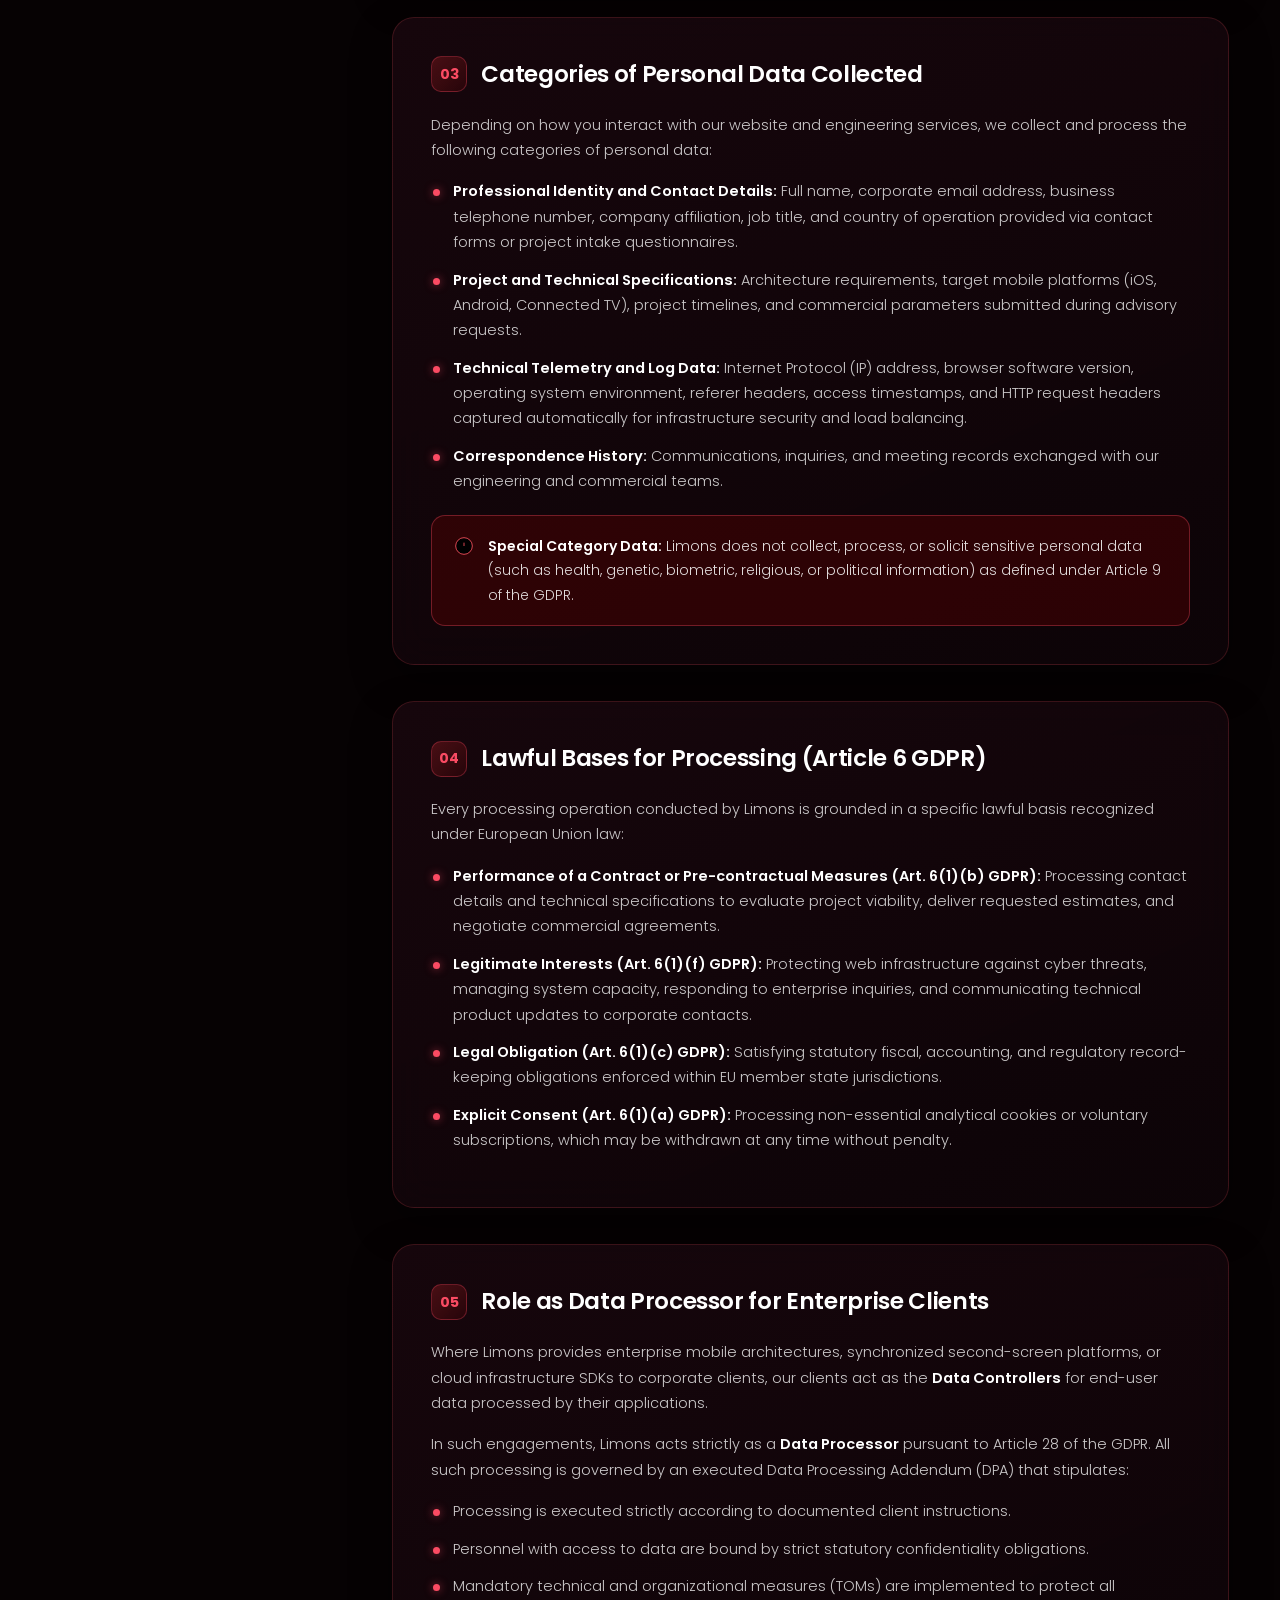
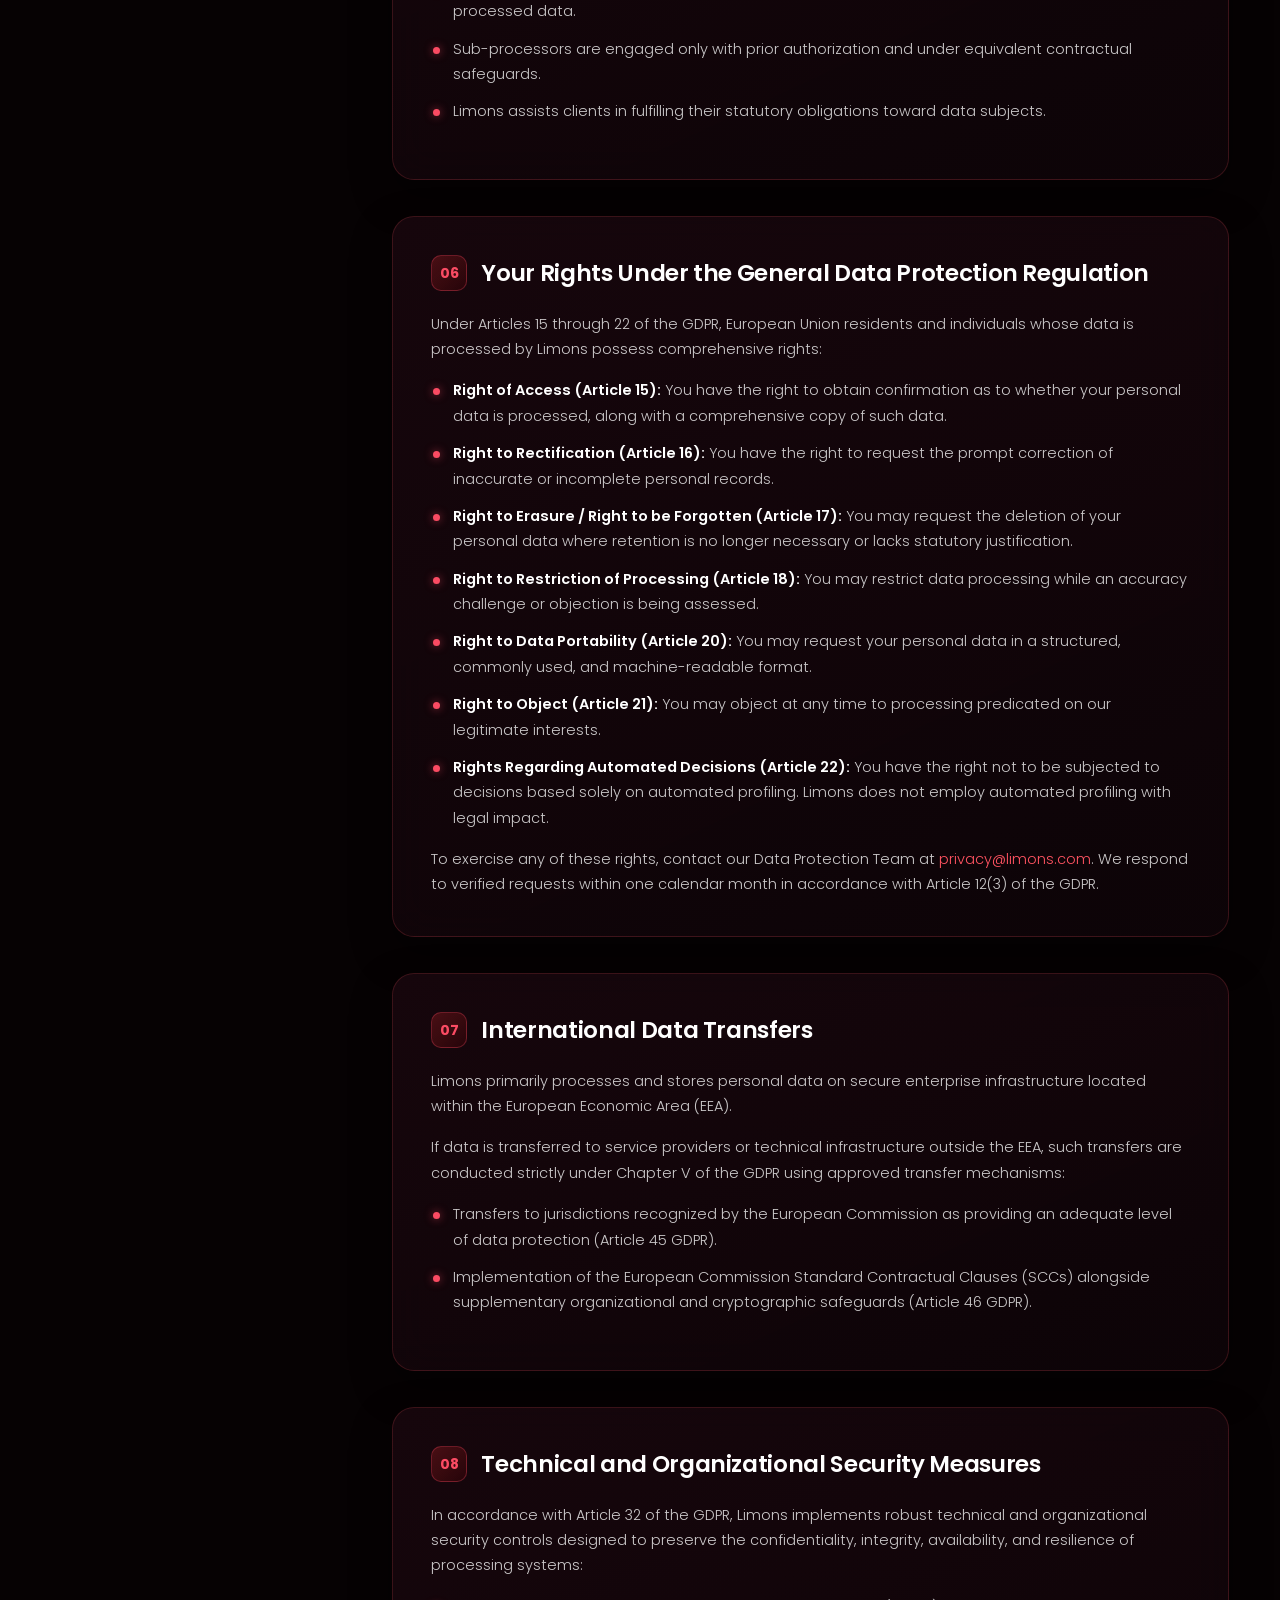
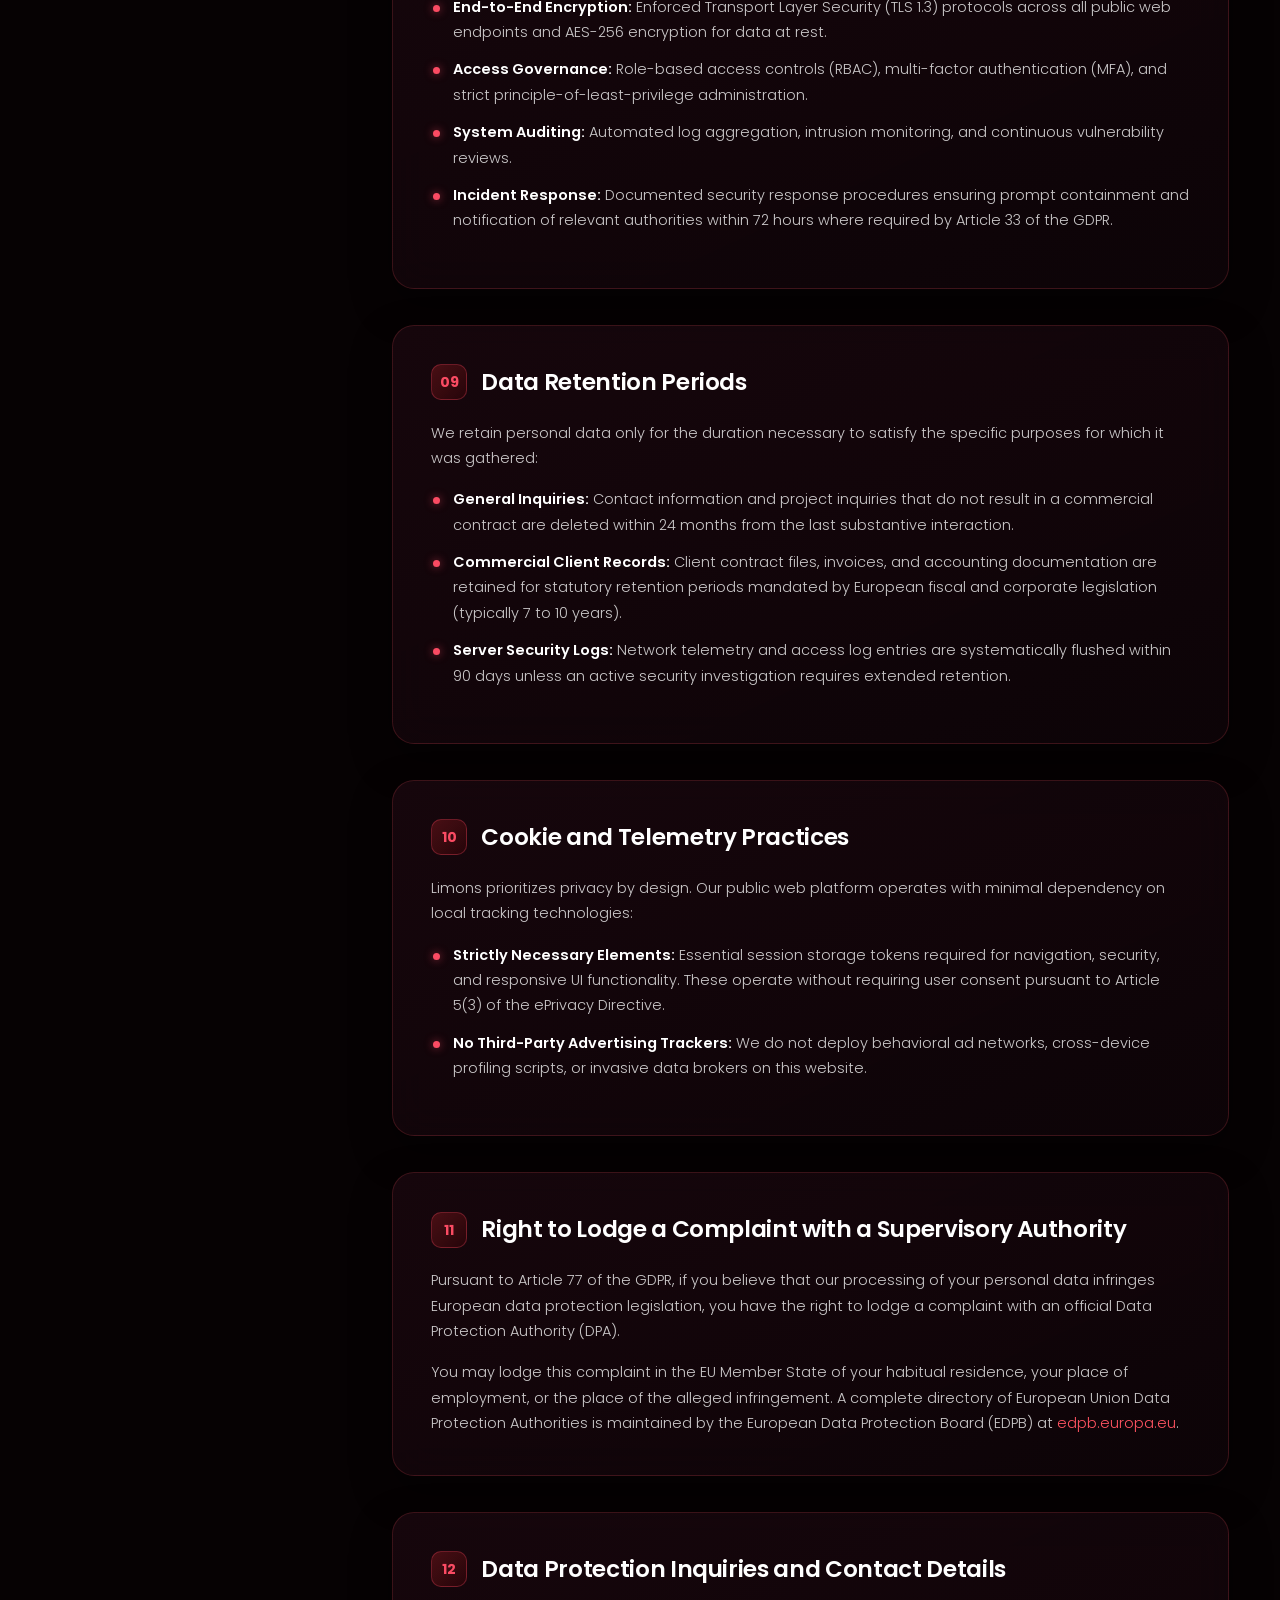
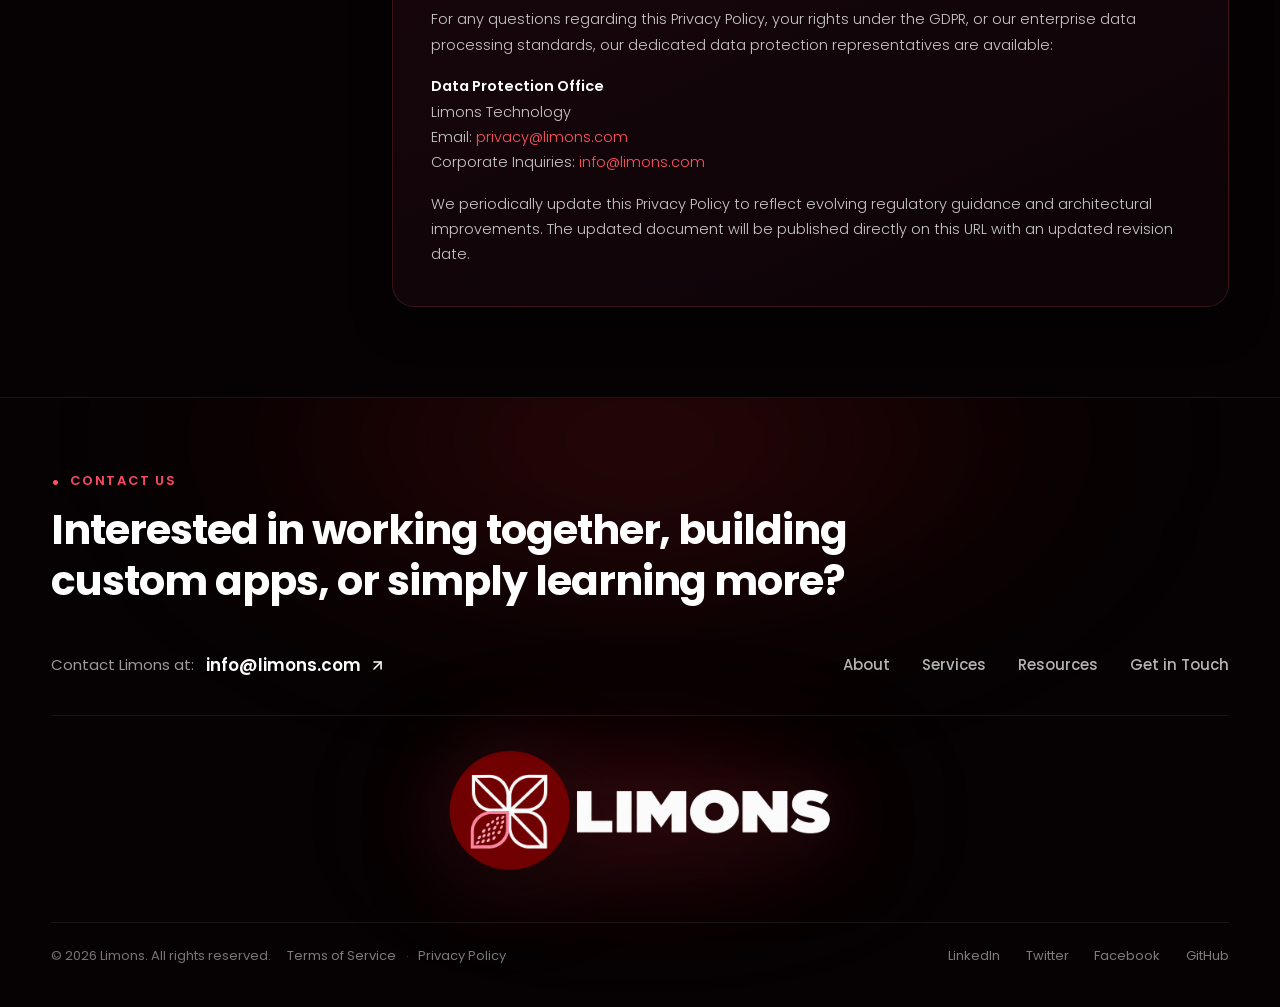
<file: privacy.html>
<!DOCTYPE html>
<html lang="en">

<head>
  <meta charset="UTF-8">
  <meta name="viewport" content="width=device-width, initial-scale=1.0">
  <meta name="description"
    content="Limons Privacy Policy: General Data Protection Regulation (GDPR) compliance, data processing standards, and European data subject rights for enterprise mobile architectures.">
  <title>Privacy Policy | Limons | EU GDPR Compliance</title>
  <link rel="icon" type="image/png" href="assets/images/brand/favicon.png">
  <link rel="shortcut icon" href="favicon.ico">
  <link rel="apple-touch-icon" href="assets/images/brand/favicon.png">
  <link rel="preconnect" href="https://fonts.googleapis.com">
  <link rel="preconnect" href="https://fonts.gstatic.com" crossorigin>
  <link href="https://fonts.googleapis.com/css2?family=Poppins:wght@300;400;500;600;700;800&display=swap"
    rel="stylesheet">
  <style>
    :root {
      --u: min(100vw / 1672, 100vh / 941);
      --maroon: #680202;
      --red: #9A1E23;
      --pink: #F3A5AD;
      --accent: #ff5361;
      --accent-2: #ea2b64;
      --ink: #1A0A0B;
      --paper: #F7F4F1;
      --ease: cubic-bezier(.16, 1, .3, 1);
    }

    * {
      margin: 0;
      padding: 0;
      box-sizing: border-box;
    }

    html,
    body {
      background: #060203;
      color: #fff;
      font-family: 'Poppins', system-ui, -apple-system, BlinkMacSystemFont, 'Segoe UI', Roboto, sans-serif;
      min-height: 100vh;
      overflow-x: clip;
      line-height: 1.6;
    }

    html {
      scroll-behavior: smooth;
      scrollbar-width: thin;
      scrollbar-color: #9A1E23 #0a0304;
    }

    /* Ambient Aurora Background */
    .about-bg {
      position: fixed;
      inset: 0;
      pointer-events: none;
      z-index: 0;
      overflow: hidden;
    }

    .aurora2 {
      position: absolute;
      width: 140vw;
      height: 140vh;
      left: -20vw;
      top: -20vh;
      background:
        radial-gradient(circle at 18% 18%, rgba(154, 30, 35, 0.45) 0%, transparent 40%),
        radial-gradient(circle at 82% 22%, rgba(104, 2, 2, 0.5) 0%, transparent 42%),
        radial-gradient(circle at 50% 85%, rgba(154, 30, 35, 0.3) 0%, transparent 50%);
      filter: blur(80px);
      transform: translateZ(0);
      opacity: 0.85;
      animation: auroraFloat 22s ease-in-out infinite alternate;
    }

    @keyframes auroraFloat {
      0% {
        transform: translate(0, 0) scale(1);
      }
      50% {
        transform: translate(-3%, 2%) scale(1.04);
      }
      100% {
        transform: translate(2%, -3%) scale(0.98);
      }
    }

    .about-bg-shade {
      position: absolute;
      inset: 0;
      background: radial-gradient(circle at center, transparent 30%, rgba(6, 2, 3, 0.8) 100%);
    }

    /* Main Container */
    .legal-container {
      width: min(1280px, 92vw);
      margin: 0 auto;
      position: relative;
      z-index: 2;
    }

    /* Hero Section */
    .legal-hero {
      padding-top: clamp(140px, 16vh, 180px);
      padding-bottom: clamp(40px, 5vh, 60px);
      border-bottom: 1px solid rgba(255, 255, 255, 0.08);
      margin-bottom: clamp(40px, 5vw, 60px);
    }

    .legal-hero-center {
      display: flex;
      flex-direction: column;
      align-items: center;
      text-align: center;
      max-width: 920px;
      margin: 0 auto;
    }

    .legal-meta-inline {
      display: flex;
      flex-wrap: wrap;
      align-items: center;
      justify-content: center;
      gap: 8px 12px;
      font-size: 13px;
      color: rgba(255, 255, 255, 0.6);
      margin-top: 10px;
    }

    .legal-meta-inline strong {
      color: rgba(255, 255, 255, 0.9);
      font-weight: 600;
    }

    .meta-sep {
      color: rgba(255, 83, 97, 0.6);
      font-size: 14px;
    }

    .legal-eyebrow {
      display: inline-flex;
      align-items: center;
      gap: 9px;
      font-size: 13px;
      font-weight: 600;
      letter-spacing: 0.12em;
      text-transform: uppercase;
      color: #fa4b63;
      padding: 6px 16px;
      border-radius: 99px;
      background: rgba(104, 2, 2, 0.45);
      border: 1px solid rgba(250, 75, 99, 0.32);
      box-shadow: 0 4px 20px rgba(104, 2, 2, 0.35);
      margin-bottom: 20px;
    }

    .legal-eyebrow .bullet {
      width: 6px;
      height: 6px;
      border-radius: 50%;
      background: #ff5361;
      box-shadow: 0 0 10px #ff5361;
    }

    .legal-title {
      font-size: clamp(38px, 4.5vw, 62px);
      font-weight: 700;
      line-height: 1.1;
      letter-spacing: -0.035em;
      color: #ffffff;
      margin-bottom: 18px;
    }

    .legal-title .t-grad {
      background: linear-gradient(135deg, #ffffff 15%, #ff5361 55%, #ea2b64 100%);
      -webkit-background-clip: text;
      background-clip: text;
      -webkit-text-fill-color: transparent;
    }

    .legal-subtitle {
      font-size: clamp(16px, 1.2vw, 18.5px);
      font-weight: 300;
      color: rgba(255, 255, 255, 0.78);
      max-width: 860px;
      line-height: 1.65;
      margin-bottom: 30px;
    }

    /* Metadata Bar */
    .legal-meta-strip {
      display: flex;
      flex-wrap: wrap;
      gap: clamp(12px, 1.8vw, 24px);
      padding: 16px 22px;
      border-radius: 16px;
      background: rgba(28, 8, 16, 0.6);
      border: 1px solid rgba(255, 83, 97, 0.2);
      backdrop-filter: blur(14px);
      -webkit-backdrop-filter: blur(14px);
    }

    .meta-item {
      display: flex;
      align-items: center;
      gap: 9px;
      font-size: 13px;
      color: rgba(255, 255, 255, 0.65);
    }

    .meta-item strong {
      color: #ffffff;
      font-weight: 600;
    }

    .meta-item svg {
      width: 16px;
      height: 16px;
      stroke: #fa4b63;
      fill: none;
      stroke-width: 2;
    }

    /* Layout Grid: Sticky Index & Content */
    .legal-layout {
      display: grid;
      grid-template-columns: 290px 1fr;
      gap: clamp(32px, 4vw, 56px);
      align-items: start;
      padding-bottom: clamp(80px, 10vh, 120px);
    }

    /* Sticky Sidebar Index */
    .legal-sidebar {
      position: sticky;
      top: 100px;
      background: linear-gradient(155deg, rgba(28, 8, 16, 0.8) 0%, rgba(14, 4, 8, 0.9) 100%);
      border: 1px solid rgba(255, 83, 97, 0.2);
      border-radius: 20px;
      padding: 24px;
      backdrop-filter: blur(20px);
      -webkit-backdrop-filter: blur(20px);
      box-shadow: 0 16px 45px rgba(0, 0, 0, 0.5);
    }

    .sidebar-title {
      font-size: 13px;
      font-weight: 700;
      text-transform: uppercase;
      letter-spacing: 0.1em;
      color: #fa4b63;
      margin-bottom: 16px;
      display: flex;
      align-items: center;
      gap: 8px;
    }

    .sidebar-nav {
      display: flex;
      flex-direction: column;
      gap: 6px;
      max-height: calc(100vh - 240px);
      overflow-y: auto;
      scrollbar-width: thin;
      scrollbar-color: rgba(255, 83, 97, 0.4) transparent;
      padding-right: 4px;
    }

    .sidebar-link {
      font-size: 13px;
      color: rgba(255, 255, 255, 0.65);
      text-decoration: none;
      padding: 8px 12px;
      border-radius: 10px;
      transition: all 0.2s ease;
      line-height: 1.4;
      display: block;
    }

    .sidebar-link:hover,
    .sidebar-link.active {
      color: #ffffff;
      background: rgba(250, 75, 99, 0.15);
      border-left: 2px solid #fa4b63;
      padding-left: 14px;
    }

    /* Content Area */
    .legal-content {
      display: flex;
      flex-direction: column;
      gap: 36px;
    }

    /* Section Card */
    .legal-section-card {
      background: linear-gradient(155deg, rgba(28, 8, 16, 0.75) 0%, rgba(14, 4, 8, 0.88) 100%);
      border: 1px solid rgba(255, 83, 97, 0.18);
      border-radius: 22px;
      padding: clamp(26px, 3vw, 38px);
      backdrop-filter: blur(20px);
      -webkit-backdrop-filter: blur(20px);
      box-shadow: 0 16px 40px rgba(0, 0, 0, 0.4);
      position: relative;
      scroll-margin-top: 110px;
      transition: border-color 0.3s ease;
    }

    .legal-section-card:hover {
      border-color: rgba(255, 83, 97, 0.38);
    }

    .section-header {
      display: flex;
      align-items: center;
      gap: 14px;
      margin-bottom: 20px;
    }

    .section-num {
      width: 36px;
      height: 36px;
      border-radius: 10px;
      background: linear-gradient(135deg, rgba(154, 30, 35, 0.4), rgba(104, 2, 2, 0.2));
      border: 1px solid rgba(250, 75, 99, 0.3);
      display: flex;
      align-items: center;
      justify-content: center;
      color: #fa4b63;
      font-size: 14px;
      font-weight: 700;
      flex-shrink: 0;
    }

    .section-title {
      font-size: clamp(20px, 1.8vw, 24px);
      font-weight: 600;
      color: #ffffff;
      letter-spacing: -0.015em;
    }

    .legal-body {
      font-size: 14.5px;
      line-height: 1.75;
      color: rgba(255, 255, 255, 0.78);
      font-weight: 300;
    }

    .legal-body p {
      margin-bottom: 16px;
    }

    .legal-body p:last-child {
      margin-bottom: 0;
    }

    .legal-body strong {
      color: #ffffff;
      font-weight: 600;
    }

    .legal-list {
      list-style: none;
      margin: 16px 0;
      display: flex;
      flex-direction: column;
      gap: 12px;
    }

    .legal-list li {
      position: relative;
      padding-left: 22px;
    }

    .legal-list li::before {
      content: "";
      position: absolute;
      left: 2px;
      top: 10px;
      width: 7px;
      height: 7px;
      border-radius: 50%;
      background: #fa4b63;
      box-shadow: 0 0 8px rgba(250, 75, 99, 0.6);
    }

    /* Highlight Callout Box */
    .legal-callout {
      margin-top: 20px;
      padding: 18px 22px;
      border-radius: 14px;
      background: rgba(104, 2, 2, 0.35);
      border: 1px solid rgba(250, 75, 99, 0.35);
      font-size: 14px;
      color: rgba(255, 255, 255, 0.85);
      display: flex;
      gap: 14px;
      align-items: flex-start;
    }

    .legal-callout svg {
      width: 20px;
      height: 20px;
      stroke: #ff5361;
      flex-shrink: 0;
      margin-top: 2px;
    }

    /* Responsive Queries */
    @media (max-width: 960px) {
      .legal-layout {
        grid-template-columns: 1fr;
      }

      .legal-sidebar {
        position: static;
        margin-bottom: 24px;
      }

      .sidebar-nav {
        max-height: 200px;
      }
    }

    @media (max-width: 600px) {
      .legal-meta-strip {
        flex-direction: column;
        gap: 10px;
      }
    }

    /* Luxury CTA Footer (Matching Theme) */
    .limons-cta-footer {
      position: relative;
      background: #060203;
      border-top: 1px solid rgba(255, 83, 97, 0.15);
      padding: clamp(60px, 8vh, 100px) 0 40px;
      overflow: hidden;
      z-index: 2;
    }

    .cta-footer-nebula {
      position: absolute;
      top: -30%;
      left: 50%;
      transform: translateX(-50%);
      width: 1000px;
      height: 450px;
      background: radial-gradient(ellipse at center, rgba(154, 30, 35, 0.28) 0%, rgba(104, 2, 2, 0.15) 45%, transparent 70%);
      filter: blur(75px);
      pointer-events: none;
    }

    .cta-footer-container {
      width: min(1200px, 92vw);
      margin: 0 auto;
      position: relative;
      z-index: 2;
    }

    .cta-top-block {
      margin-bottom: clamp(36px, 5vh, 50px);
    }

    .cta-eyebrow {
      display: inline-flex;
      align-items: center;
      gap: 8px;
      font-size: 13px;
      font-weight: 600;
      letter-spacing: 0.12em;
      text-transform: uppercase;
      color: #fa4b63;
      margin-bottom: 12px;
    }

    .cta-bullet {
      color: #ff5361;
      font-size: 18px;
      line-height: 0;
    }

    .cta-headline {
      font-size: clamp(26px, 3.2vw, 42px);
      font-weight: 700;
      line-height: 1.25;
      letter-spacing: -0.025em;
      color: #ffffff;
      max-width: 820px;
    }

    .cta-mid-row {
      display: flex;
      justify-content: space-between;
      align-items: center;
      flex-wrap: wrap;
      gap: 24px;
      padding-bottom: clamp(30px, 4vh, 48px);
      border-bottom: 1px solid rgba(255, 255, 255, 0.08);
    }

    .cta-contact-block {
      display: flex;
      align-items: center;
      gap: 12px;
      flex-wrap: wrap;
    }

    .cta-contact-lbl {
      font-size: 15px;
      color: rgba(255, 255, 255, 0.6);
    }

    .cta-email-link {
      display: inline-flex;
      align-items: center;
      gap: 8px;
      color: #ffffff;
      font-size: 17px;
      font-weight: 600;
      text-decoration: none;
      transition: color 0.25s ease;
    }

    .cta-email-link:hover {
      color: #fa4b63;
    }

    .cta-email-link .arrow-icon {
      width: 17px;
      height: 17px;
      transition: transform 0.25s ease;
    }

    .cta-email-link:hover .arrow-icon {
      transform: translate(3px, -3px);
    }

    .cta-nav-links {
      display: flex;
      align-items: center;
      gap: clamp(16px, 2.5vw, 32px);
      flex-wrap: wrap;
    }

    .cta-nav-links a {
      color: rgba(255, 255, 255, 0.7);
      text-decoration: none;
      font-size: 15px;
      font-weight: 500;
      transition: color 0.2s ease;
    }

    .cta-nav-links a:hover {
      color: #ffffff;
    }

    .cta-brand-display {
      position: relative;
      width: 100%;
      display: flex;
      justify-content: center;
      align-items: center;
      padding: clamp(20px, 3vh, 40px) 0 clamp(40px, 5vh, 65px);
    }

    .cta-brand-ambient {
      position: absolute;
      width: min(520px, 75vw);
      height: 150px;
      background: radial-gradient(ellipse at center, rgba(168, 25, 45, 0.42) 0%, rgba(104, 2, 2, 0.2) 48%, transparent 72%);
      filter: blur(55px);
      pointer-events: none;
      z-index: 1;
    }

    .cta-brand-link {
      display: block;
      width: 100%;
      max-width: clamp(260px, 34vw, 460px);
      margin: 0 auto;
      text-align: center;
      position: relative;
      z-index: 2;
    }

    .cta-giant-logo {
      width: 100%;
      max-width: 100%;
      height: auto;
      object-fit: contain;
      filter: drop-shadow(0 15px 40px rgba(0, 0, 0, 0.85)) drop-shadow(0 0 30px rgba(250, 75, 99, 0.16));
      user-select: none;
      transition: transform 0.5s cubic-bezier(0.16, 1, 0.3, 1), filter 0.5s ease;
    }

    .cta-giant-logo:hover {
      transform: scale(1.012);
      filter: drop-shadow(0 20px 50px rgba(0, 0, 0, 0.9)) drop-shadow(0 0 45px rgba(250, 75, 99, 0.28));
    }

    /* Bottom Bar */
    .cta-bottom-bar {
      display: flex;
      justify-content: space-between;
      align-items: center;
      flex-wrap: wrap;
      gap: 16px;
      padding-top: clamp(20px, 2.5vh, 28px);
      border-top: 1px solid rgba(255, 255, 255, 0.08);
      font-size: 13px;
      color: rgba(255, 255, 255, 0.45);
    }

    .cta-bottom-left {
      display: flex;
      align-items: center;
      gap: 18px;
      flex-wrap: wrap;
    }

    .cta-legal-links {
      display: flex;
      align-items: center;
      gap: 10px;
    }

    .cta-legal-links a {
      color: rgba(255, 255, 255, 0.55);
      text-decoration: none;
      font-size: 13px;
      transition: color 0.2s ease;
    }

    .cta-legal-links a:hover,
    .cta-legal-links a.active {
      color: #fa4b63;
    }

    .cta-legal-sep {
      color: rgba(255, 255, 255, 0.25);
      font-size: 12px;
    }

    .cta-socials {
      display: flex;
      align-items: center;
      gap: clamp(18px, 2vw, 28px);
    }

    .cta-socials a {
      color: rgba(255, 255, 255, 0.48) !important;
      text-decoration: none !important;
      font-size: 13px !important;
      transition: color 0.2s ease !important;
    }

    .cta-socials a:hover {
      color: #fa4b63 !important;
    }

    /* ---------- SHARED HEADER / NAVBAR ---------- */
    .site-header {
      position: absolute;
      top: 0;
      left: 0;
      width: 100%;
      z-index: 150;
      background: transparent;
      border: 0;
    }

    .header-inner {
      position: relative;
      width: 100%;
      max-width: none;
      margin: 0;
      height: 108px;
      display: flex;
      align-items: center;
      justify-content: space-between;
      padding: 0;
    }

    .brand-logo,
    .logo {
      position: absolute;
      left: calc(var(--u)*64);
      top: calc(var(--u)*6);
      display: flex;
      align-items: center;
      z-index: 100;
      text-decoration: none;
    }

    .brand-logo img,
    .logo img {
      height: calc(var(--u)*104);
      width: calc(var(--u)*104);
      display: block;
      object-fit: cover;
      object-position: 5% center;
      border-radius: 50%;
      clip-path: circle(46% at 50% 50%);
    }

    .nav-menu {
      position: absolute;
      top: calc(var(--u)*36);
      left: calc(var(--u)*470);
      width: calc(var(--u)*740);
      display: flex;
      align-items: center;
      justify-content: center;
      gap: calc(var(--u)*32);
      z-index: 90;
      pointer-events: auto;
    }

    .nav-link {
      font-size: calc(var(--u)*19.5);
      color: rgba(255, 255, 255, .72);
      text-decoration: none;
      transition: color .35s ease, background .35s ease;
      white-space: nowrap;
      display: inline-flex;
      align-items: center;
      gap: calc(var(--u)*6);
      cursor: pointer;
    }

    .nav-link:hover,
    .nav-link.on {
      color: #fff;
    }

    .header-actions {
      position: absolute;
      left: calc(var(--u)*1286);
      top: calc(var(--u)*20);
      display: flex;
      align-items: center;
      gap: calc(var(--u)*16);
      z-index: 110;
    }

    .gh-trigger {
      width: 44px;
      height: 44px;
      border-radius: 50%;
      background: rgba(255, 255, 255, 0.06);
      border: 1px solid rgba(255, 255, 255, 0.14);
      display: grid;
      place-items: center;
      color: #fff;
      text-decoration: none;
      transition: all 0.3s ease;
    }

    .gh-trigger svg {
      width: 20px;
      height: 20px;
      fill: currentColor;
    }

    .gh-trigger:hover {
      background: rgba(255, 83, 97, 0.22);
      border-color: rgba(255, 83, 97, 0.5);
      box-shadow: 0 0 16px rgba(255, 83, 97, 0.4);
    }

    .gh-modal {
      position: absolute;
      top: calc(100% + 12px);
      right: 0;
      width: 320px;
      background: rgba(18, 5, 8, 0.97);
      backdrop-filter: blur(24px);
      -webkit-backdrop-filter: blur(24px);
      border: 1px solid rgba(255, 83, 97, 0.28);
      border-radius: 20px;
      padding: 24px 26px;
      box-shadow: 0 20px 50px rgba(0, 0, 0, 0.8), 0 0 30px rgba(154, 30, 35, 0.25);
      opacity: 0;
      visibility: hidden;
      transform: translateY(10px);
      transition: opacity 0.35s ease, transform 0.35s ease, visibility 0.35s ease;
      z-index: 9999;
      pointer-events: none;
      display: flex;
      flex-direction: column;
      gap: 10px;
      text-align: left;
    }

    .gh-modal::before {
      content: "";
      position: absolute;
      top: -20px;
      left: 0;
      right: 0;
      height: 24px;
      background: transparent;
    }

    .gh-hover:hover .gh-modal,
    .gh-hover:focus-within .gh-modal,
    .gh-hover.is-open .gh-modal,
    .gh-trigger:hover + .gh-modal,
    .gh-modal:hover {
      opacity: 1;
      visibility: visible;
      transform: translateY(0);
      pointer-events: auto;
    }

    .gh-modal h4 {
      font-size: 24px;
      font-weight: 700;
      color: #fff;
      margin: 0;
      letter-spacing: -0.02em;
      line-height: 1.25;
    }

    .gh-modal p {
      font-size: 14px;
      line-height: 1.55;
      color: rgba(255, 255, 255, 0.72);
      margin: 0 0 6px 0;
      font-weight: 400;
    }

    .gh-modal-btn {
      display: inline-flex;
      align-items: center;
      gap: 10px;
      padding: 10px 18px;
      border-radius: 12px;
      font-size: 14px;
      font-weight: 600;
      color: #fff;
      background: rgba(255, 255, 255, 0.08);
      border: 1px solid rgba(255, 255, 255, 0.18);
      text-decoration: none;
      width: fit-content;
      transition: all 0.25s ease;
      cursor: pointer;
    }

    .gh-modal-btn:hover {
      background: rgba(255, 83, 97, 0.22);
      border-color: rgba(255, 83, 97, 0.5);
      box-shadow: 0 4px 18px rgba(234, 43, 100, 0.35);
      color: #fff;
      transform: translateY(-1px);
    }

    .cta {
      position: relative;
      width: calc(var(--u)*172);
      height: calc(var(--u)*54);
      border: calc(var(--u)*1.6) solid #c04057;
      border-radius: 99px;
      display: flex;
      align-items: center;
      justify-content: center;
      gap: calc(var(--u)*9);
      font-size: calc(var(--u)*18.5);
      font-weight: 500;
      color: #fff;
      text-decoration: none;
      background: rgba(80, 10, 20, .25);
      transition: background .35s, box-shadow .35s, transform .2s;
      white-space: nowrap;
    }

    .cta:hover {
      background: rgba(192, 64, 87, .35);
      box-shadow: 0 0 calc(var(--u)*30) rgba(192, 64, 87, .45);
      transform: translateY(-1px);
    }

    .cta svg {
      width: calc(var(--u)*15);
      height: calc(var(--u)*15);
    }

    .mobile-toggle {
      display: none;
      flex-direction: column;
      gap: 5px;
      background: transparent;
      border: none;
      cursor: pointer;
      padding: 8px;
      z-index: 330;
    }

    .mobile-toggle span {
      display: block;
      width: 24px;
      height: 2px;
      background: #fff;
      border-radius: 2px;
      transition: transform 0.3s ease, opacity 0.3s ease;
    }

    @media (max-width: 860px) {
      .mobile-toggle {
        display: flex;
      }
      .nav-menu {
        position: fixed;
        top: 0;
        left: 0;
        width: 100vw;
        height: 100vh;
        background: rgba(8, 2, 4, 0.98);
        backdrop-filter: blur(28px);
        -webkit-backdrop-filter: blur(28px);
        flex-direction: column;
        justify-content: center;
        gap: 20px;
        padding: 40px 24px;
        z-index: 325;
        opacity: 0;
        pointer-events: none;
        transition: opacity 0.3s ease;
      }
      .nav-menu.open {
        opacity: 1;
        pointer-events: auto;
      }
      .nav-link {
        font-size: 19px;
      }
      .header-actions .cta {
        display: none;
      }
    }
  </style>
  <link rel="stylesheet" href="assets/css/site-header.css">
  <link rel="stylesheet" href="assets/css/motion.css">
  <link rel="stylesheet" href="assets/css/brand-ui.css">
</head>

<body data-mo-entrance="all">

  <!-- DYNAMIC AURORA BRAND BACKGROUND -->
  <div class="about-bg">
    <div class="aurora2"></div>
    <div class="about-bg-shade"></div>
  </div>

  <!-- SHARED HEADER -->
  <header class="site-header" id="top">
    <div class="header-inner">
      <a class="brand-logo" href="index.html" aria-label="Limons Home">
        <img src="assets/images/brand/Horizontal Logo.png" alt="Limons">
      </a>

      <!-- UNIFIED NAVIGATION -->
      <nav class="nav-menu" id="mainNav" aria-label="Primary navigation">
        <a class="nav-link" href="about.html">About</a>
        <a class="nav-link" href="services.html">Services</a>
        <a class="nav-link" href="resources.html">Resources</a>
        <a class="mobile-contact nav-link" href="contact.html">Get in Touch
          <svg viewBox="0 0 16 16" fill="none" stroke="currentColor" stroke-width="1.8">
            <path d="M3 13L13 3M5 3h8v8" />
          </svg>
        </a>
      </nav>

      <div class="header-actions">
        <div class="gh-hover">
          <a class="gh-trigger" href="https://github.com/appscend" target="_blank" rel="noopener noreferrer"
            aria-label="Open Source on GitHub">
            <svg viewBox="0 0 24 24" aria-hidden="true">
              <path
                d="M12 .3C5.37.3 0 5.67 0 12.3c0 5.3 3.44 9.8 8.21 11.39.6.11.82-.26.82-.58 0-.28-.01-1.04-.02-2.04-3.34.73-4.04-1.61-4.04-1.61-.55-1.39-1.33-1.76-1.33-1.76-1.09-.74.08-.73.08-.73 1.2.09 1.84 1.24 1.84 1.24 1.07 1.83 2.8 1.3 3.49 1 .11-.78.42-1.3.76-1.6-2.67-.3-5.47-1.33-5.47-5.93 0-1.31.47-2.38 1.24-3.22-.12-.3-.54-1.52.12-3.18 0 0 1.01-.32 3.3 1.23a11.5 11.5 0 0 1 6 0c2.29-1.55 3.3-1.23 3.3-1.23.66 1.66.24 2.88.12 3.18.77.84 1.24 1.91 1.24 3.22 0 4.61-2.81 5.62-5.48 5.92.43.37.81 1.1.81 2.23 0 1.61-.01 2.91-.01 3.31 0 .32.22.7.83.58C20.56 22.1 24 17.6 24 12.3 24 5.67 18.63.3 12 .3z">
              </path>
            </svg>
          </a>
          <div class="gh-modal" role="tooltip">
            <h4>Open Source</h4>
            <p>Check out our GitHub profile to explore our development tools, frameworks and open source contributions.</p>
            <a class="gh-modal-btn" href="https://github.com/appscend" target="_blank" rel="noopener noreferrer">
              <svg viewBox="0 0 24 24" aria-hidden="true"><path d="M12 .3C5.37.3 0 5.67 0 12.3c0 5.3 3.44 9.8 8.21 11.39.6.11.82-.26.82-.58 0-.28-.01-1.04-.02-2.04-3.34.73-4.04-1.61-4.04-1.61-.55-1.39-1.33-1.76-1.33-1.76-1.09-.74.08-.73.08-.73 1.2.09 1.84 1.24 1.84 1.24 1.07 1.83 2.8 1.3 3.49 1 .11-.78.42-1.3.76-1.6-2.67-.3-5.47-1.33-5.47-5.93 0-1.31.47-2.38 1.24-3.22-.12-.3-.54-1.52.12-3.18 0 0 1.01-.32 3.3 1.23a11.5 11.5 0 0 1 6 0c2.29-1.55 3.3-1.23 3.3-1.23.66 1.66.24 2.88.12 3.18.77.84 1.24 1.91 1.24 3.22 0 4.61-2.81 5.62-5.48 5.92.43.37.81 1.1.81 2.23 0 1.61-.01 2.91-.01 3.31 0 .32.22.7.83.58C20.56 22.1 24 17.6 24 12.3 24 5.67 18.63.3 12 .3z"/></svg>
              View on Github
            </a>
          </div>
        </div>
        <a class="cta" href="contact.html">Get in Touch
          <svg viewBox="0 0 16 16" fill="none" stroke="currentColor" stroke-width="1.8">
            <path d="M3 13L13 3M5 3h8v8" />
          </svg>
        </a>
        <button class="mobile-toggle" id="mobileToggle" aria-label="Toggle navigation">
          <span></span><span></span><span></span>
        </button>
      </div>
    </div>
  </header>

  <main class="legal-container">

    <!-- HERO SECTION -->
    <section class="legal-hero mo mo-fade">
      <div class="legal-hero-center">
        <h1 class="legal-title">
          Privacy <span class="t-grad">Policy</span>
        </h1>
        <p class="legal-subtitle">
          Limons is dedicated to protecting personal data and upholding individual privacy in strict alignment with the European Union General Data Protection Regulation (Regulation (EU) 2016/679) and ePrivacy directives.
        </p>
        <div class="legal-meta-inline">
          <span>Effective Date: <strong>October 2026</strong></span>
          <span class="meta-sep">·</span>
          <span>Jurisdiction: <strong>European Union (EEA)</strong></span>
          <span class="meta-sep">·</span>
          <span>Regulatory Standard: <strong>GDPR (EU 2016/679)</strong></span>
          <span class="meta-sep">·</span>
          <span>Data Inquiries: <strong>privacy@limons.com</strong></span>
        </div>
      </div>
    </section>

    <!-- TWO-COLUMN LAYOUT -->
    <div class="legal-layout">

      <!-- STICKY SIDEBAR NAVIGATION -->
      <aside class="legal-sidebar">
        <div class="sidebar-title">
          <svg width="14" height="14" viewBox="0 0 24 24" fill="none" stroke="currentColor" stroke-width="2.2"><line x1="8" y1="6" x2="21" y2="6"/><line x1="8" y1="12" x2="21" y2="12"/><line x1="8" y1="18" x2="21" y2="18"/><line x1="3" y1="6" x2="3.01" y2="6"/><line x1="3" y1="12" x2="3.01" y2="12"/><line x1="3" y1="18" x2="3.01" y2="18"/></svg>
          Contents
        </div>
        <nav class="sidebar-nav">
          <a class="sidebar-link active" href="#sec-controller">1. Data Controller</a>
          <a class="sidebar-link" href="#sec-scope">2. Scope &amp; Legal Principles</a>
          <a class="sidebar-link" href="#sec-data-types">3. Categories of Data Collected</a>
          <a class="sidebar-link" href="#sec-legal-bases">4. Legal Bases for Processing</a>
          <a class="sidebar-link" href="#sec-processor-role">5. Role as Data Processor</a>
          <a class="sidebar-link" href="#sec-subject-rights">6. Your Rights Under GDPR</a>
          <a class="sidebar-link" href="#sec-transfers">7. International Data Transfers</a>
          <a class="sidebar-link" href="#sec-security">8. Technical &amp; Security Measures</a>
          <a class="sidebar-link" href="#sec-retention">9. Data Retention Policy</a>
          <a class="sidebar-link" href="#sec-cookies">10. Cookies &amp; Telemetry</a>
          <a class="sidebar-link" href="#sec-complaints">11. Supervisory Authority</a>
          <a class="sidebar-link" href="#sec-contact">12. Data Protection Contact</a>
        </nav>
      </aside>

      <!-- MAIN LEGAL ARTICLES -->
      <div class="legal-content">

        <!-- Article 1: Data Controller -->
        <article class="legal-section-card" id="sec-controller">
          <div class="section-header">
            <span class="section-num">01</span>
            <h2 class="section-title">Data Controller Information</h2>
          </div>
          <div class="legal-body">
            <p>
              In accordance with Article 4(7) of the General Data Protection Regulation (Regulation (EU) 2016/679), the Data Controller responsible for processing personal data through this website and our digital channels is:
            </p>
            <p>
              <strong>Limons Technology</strong><br>
              European Operations &amp; Engineering Headquarters<br>
              Direct Privacy Contact: <a href="mailto:privacy@limons.com" style="color:#ff5361; text-decoration:none;">privacy@limons.com</a><br>
              General Legal Queries: <a href="mailto:legal@limons.com" style="color:#ff5361; text-decoration:none;">legal@limons.com</a>
            </p>
            <p>
              When you visit our website, explore technical documentation, or contact us regarding custom mobile engineering, Limons determines the purposes and essential means of processing your personal information.
            </p>
          </div>
        </article>

        <!-- Article 2: Scope & Legal Principles -->
        <article class="legal-section-card" id="sec-scope">
          <div class="section-header">
            <span class="section-num">02</span>
            <h2 class="section-title">Scope and Core Legal Principles</h2>
          </div>
          <div class="legal-body">
            <p>
              This policy governs all personal data collected through our public website, contact interfaces, resource downloads, and commercial consultation inquiries originating from individuals within the European Union (EU), the European Economic Area (EEA), and globally.
            </p>
            <p>
              We process personal data strictly adhering to the core principles established in Article 5 of the GDPR:
            </p>
            <ul class="legal-list">
              <li><strong>Lawfulness, Fairness, and Transparency:</strong> Personal data is processed on legitimate statutory grounds with clear information provided to data subjects.</li>
              <li><strong>Purpose Limitation:</strong> Data is collected only for specified, explicit, and legitimate commercial and technical purposes.</li>
              <li><strong>Data Minimisation:</strong> Processing is adequate, relevant, and limited strictly to what is necessary in relation to the stated purposes.</li>
              <li><strong>Accuracy:</strong> Reasonable steps are taken to ensure personal information remains accurate and kept up to date.</li>
              <li><strong>Storage Limitation:</strong> Personal data is stored in identifiable form only for the duration required to achieve its processing purposes.</li>
              <li><strong>Integrity and Confidentiality:</strong> Appropriate technical and organizational measures are enforced to safeguard data against unauthorized access, loss, or destruction.</li>
            </ul>
          </div>
        </article>

        <!-- Article 3: Categories of Data Collected -->
        <article class="legal-section-card" id="sec-data-types">
          <div class="section-header">
            <span class="section-num">03</span>
            <h2 class="section-title">Categories of Personal Data Collected</h2>
          </div>
          <div class="legal-body">
            <p>
              Depending on how you interact with our website and engineering services, we collect and process the following categories of personal data:
            </p>
            <ul class="legal-list">
              <li><strong>Professional Identity and Contact Details:</strong> Full name, corporate email address, business telephone number, company affiliation, job title, and country of operation provided via contact forms or project intake questionnaires.</li>
              <li><strong>Project and Technical Specifications:</strong> Architecture requirements, target mobile platforms (iOS, Android, Connected TV), project timelines, and commercial parameters submitted during advisory requests.</li>
              <li><strong>Technical Telemetry and Log Data:</strong> Internet Protocol (IP) address, browser software version, operating system environment, referer headers, access timestamps, and HTTP request headers captured automatically for infrastructure security and load balancing.</li>
              <li><strong>Correspondence History:</strong> Communications, inquiries, and meeting records exchanged with our engineering and commercial teams.</li>
            </ul>
            <div class="legal-callout">
              <svg viewBox="0 0 24 24"><circle cx="12" cy="12" r="10"/><line x1="12" y1="8" x2="12" y2="12"/><line x1="12" y1="16" x2="12.01" y2="16"/></svg>
              <div>
                <strong>Special Category Data:</strong> Limons does not collect, process, or solicit sensitive personal data (such as health, genetic, biometric, religious, or political information) as defined under Article 9 of the GDPR.
              </div>
            </div>
          </div>
        </article>

        <!-- Article 4: Legal Bases for Processing -->
        <article class="legal-section-card" id="sec-legal-bases">
          <div class="section-header">
            <span class="section-num">04</span>
            <h2 class="section-title">Lawful Bases for Processing (Article 6 GDPR)</h2>
          </div>
          <div class="legal-body">
            <p>
              Every processing operation conducted by Limons is grounded in a specific lawful basis recognized under European Union law:
            </p>
            <ul class="legal-list">
              <li><strong>Performance of a Contract or Pre-contractual Measures (Art. 6(1)(b) GDPR):</strong> Processing contact details and technical specifications to evaluate project viability, deliver requested estimates, and negotiate commercial agreements.</li>
              <li><strong>Legitimate Interests (Art. 6(1)(f) GDPR):</strong> Protecting web infrastructure against cyber threats, managing system capacity, responding to enterprise inquiries, and communicating technical product updates to corporate contacts.</li>
              <li><strong>Legal Obligation (Art. 6(1)(c) GDPR):</strong> Satisfying statutory fiscal, accounting, and regulatory record-keeping obligations enforced within EU member state jurisdictions.</li>
              <li><strong>Explicit Consent (Art. 6(1)(a) GDPR):</strong> Processing non-essential analytical cookies or voluntary subscriptions, which may be withdrawn at any time without penalty.</li>
            </ul>
          </div>
        </article>

        <!-- Article 5: Role as Data Processor -->
        <article class="legal-section-card" id="sec-processor-role">
          <div class="section-header">
            <span class="section-num">05</span>
            <h2 class="section-title">Role as Data Processor for Enterprise Clients</h2>
          </div>
          <div class="legal-body">
            <p>
              Where Limons provides enterprise mobile architectures, synchronized second-screen platforms, or cloud infrastructure SDKs to corporate clients, our clients act as the <strong>Data Controllers</strong> for end-user data processed by their applications.
            </p>
            <p>
              In such engagements, Limons acts strictly as a <strong>Data Processor</strong> pursuant to Article 28 of the GDPR. All such processing is governed by an executed Data Processing Addendum (DPA) that stipulates:
            </p>
            <ul class="legal-list">
              <li>Processing is executed strictly according to documented client instructions.</li>
              <li>Personnel with access to data are bound by strict statutory confidentiality obligations.</li>
              <li>Mandatory technical and organizational measures (TOMs) are implemented to protect all processed data.</li>
              <li>Sub-processors are engaged only with prior authorization and under equivalent contractual safeguards.</li>
              <li>Limons assists clients in fulfilling their statutory obligations toward data subjects.</li>
            </ul>
          </div>
        </article>

        <!-- Article 6: Data Subject Rights Under GDPR -->
        <article class="legal-section-card" id="sec-subject-rights">
          <div class="section-header">
            <span class="section-num">06</span>
            <h2 class="section-title">Your Rights Under the General Data Protection Regulation</h2>
          </div>
          <div class="legal-body">
            <p>
              Under Articles 15 through 22 of the GDPR, European Union residents and individuals whose data is processed by Limons possess comprehensive rights:
            </p>
            <ul class="legal-list">
              <li><strong>Right of Access (Article 15):</strong> You have the right to obtain confirmation as to whether your personal data is processed, along with a comprehensive copy of such data.</li>
              <li><strong>Right to Rectification (Article 16):</strong> You have the right to request the prompt correction of inaccurate or incomplete personal records.</li>
              <li><strong>Right to Erasure / Right to be Forgotten (Article 17):</strong> You may request the deletion of your personal data where retention is no longer necessary or lacks statutory justification.</li>
              <li><strong>Right to Restriction of Processing (Article 18):</strong> You may restrict data processing while an accuracy challenge or objection is being assessed.</li>
              <li><strong>Right to Data Portability (Article 20):</strong> You may request your personal data in a structured, commonly used, and machine-readable format.</li>
              <li><strong>Right to Object (Article 21):</strong> You may object at any time to processing predicated on our legitimate interests.</li>
              <li><strong>Rights Regarding Automated Decisions (Article 22):</strong> You have the right not to be subjected to decisions based solely on automated profiling. Limons does not employ automated profiling with legal impact.</li>
            </ul>
            <p>
              To exercise any of these rights, contact our Data Protection Team at <a href="mailto:privacy@limons.com" style="color:#ff5361; text-decoration:none;">privacy@limons.com</a>. We respond to verified requests within one calendar month in accordance with Article 12(3) of the GDPR.
            </p>
          </div>
        </article>

        <!-- Article 7: International Data Transfers -->
        <article class="legal-section-card" id="sec-transfers">
          <div class="section-header">
            <span class="section-num">07</span>
            <h2 class="section-title">International Data Transfers</h2>
          </div>
          <div class="legal-body">
            <p>
              Limons primarily processes and stores personal data on secure enterprise infrastructure located within the European Economic Area (EEA).
            </p>
            <p>
              If data is transferred to service providers or technical infrastructure outside the EEA, such transfers are conducted strictly under Chapter V of the GDPR using approved transfer mechanisms:
            </p>
            <ul class="legal-list">
              <li>Transfers to jurisdictions recognized by the European Commission as providing an adequate level of data protection (Article 45 GDPR).</li>
              <li>Implementation of the European Commission Standard Contractual Clauses (SCCs) alongside supplementary organizational and cryptographic safeguards (Article 46 GDPR).</li>
            </ul>
          </div>
        </article>

        <!-- Article 8: Technical & Security Measures -->
        <article class="legal-section-card" id="sec-security">
          <div class="section-header">
            <span class="section-num">08</span>
            <h2 class="section-title">Technical and Organizational Security Measures</h2>
          </div>
          <div class="legal-body">
            <p>
              In accordance with Article 32 of the GDPR, Limons implements robust technical and organizational security controls designed to preserve the confidentiality, integrity, availability, and resilience of processing systems:
            </p>
            <ul class="legal-list">
              <li><strong>End-to-End Encryption:</strong> Enforced Transport Layer Security (TLS 1.3) protocols across all public web endpoints and AES-256 encryption for data at rest.</li>
              <li><strong>Access Governance:</strong> Role-based access controls (RBAC), multi-factor authentication (MFA), and strict principle-of-least-privilege administration.</li>
              <li><strong>System Auditing:</strong> Automated log aggregation, intrusion monitoring, and continuous vulnerability reviews.</li>
              <li><strong>Incident Response:</strong> Documented security response procedures ensuring prompt containment and notification of relevant authorities within 72 hours where required by Article 33 of the GDPR.</li>
            </ul>
          </div>
        </article>

        <!-- Article 9: Data Retention Policy -->
        <article class="legal-section-card" id="sec-retention">
          <div class="section-header">
            <span class="section-num">09</span>
            <h2 class="section-title">Data Retention Periods</h2>
          </div>
          <div class="legal-body">
            <p>
              We retain personal data only for the duration necessary to satisfy the specific purposes for which it was gathered:
            </p>
            <ul class="legal-list">
              <li><strong>General Inquiries:</strong> Contact information and project inquiries that do not result in a commercial contract are deleted within 24 months from the last substantive interaction.</li>
              <li><strong>Commercial Client Records:</strong> Client contract files, invoices, and accounting documentation are retained for statutory retention periods mandated by European fiscal and corporate legislation (typically 7 to 10 years).</li>
              <li><strong>Server Security Logs:</strong> Network telemetry and access log entries are systematically flushed within 90 days unless an active security investigation requires extended retention.</li>
            </ul>
          </div>
        </article>

        <!-- Article 10: Cookies & Telemetry -->
        <article class="legal-section-card" id="sec-cookies">
          <div class="section-header">
            <span class="section-num">10</span>
            <h2 class="section-title">Cookie and Telemetry Practices</h2>
          </div>
          <div class="legal-body">
            <p>
              Limons prioritizes privacy by design. Our public web platform operates with minimal dependency on local tracking technologies:
            </p>
            <ul class="legal-list">
              <li><strong>Strictly Necessary Elements:</strong> Essential session storage tokens required for navigation, security, and responsive UI functionality. These operate without requiring user consent pursuant to Article 5(3) of the ePrivacy Directive.</li>
              <li><strong>No Third-Party Advertising Trackers:</strong> We do not deploy behavioral ad networks, cross-device profiling scripts, or invasive data brokers on this website.</li>
            </ul>
          </div>
        </article>

        <!-- Article 11: Supervisory Authority -->
        <article class="legal-section-card" id="sec-complaints">
          <div class="section-header">
            <span class="section-num">11</span>
            <h2 class="section-title">Right to Lodge a Complaint with a Supervisory Authority</h2>
          </div>
          <div class="legal-body">
            <p>
              Pursuant to Article 77 of the GDPR, if you believe that our processing of your personal data infringes European data protection legislation, you have the right to lodge a complaint with an official Data Protection Authority (DPA).
            </p>
            <p>
              You may lodge this complaint in the EU Member State of your habitual residence, your place of employment, or the place of the alleged infringement. A complete directory of European Union Data Protection Authorities is maintained by the European Data Protection Board (EDPB) at <a href="https://edpb.europa.eu" target="_blank" rel="noopener noreferrer" style="color:#ff5361; text-decoration:none;">edpb.europa.eu</a>.
            </p>
          </div>
        </article>

        <!-- Article 12: Contact -->
        <article class="legal-section-card" id="sec-contact">
          <div class="section-header">
            <span class="section-num">12</span>
            <h2 class="section-title">Data Protection Inquiries and Contact Details</h2>
          </div>
          <div class="legal-body">
            <p>
              For any questions regarding this Privacy Policy, your rights under the GDPR, or our enterprise data processing standards, our dedicated data protection representatives are available:
            </p>
            <p>
              <strong>Data Protection Office</strong><br>
              Limons Technology<br>
              Email: <a href="mailto:privacy@limons.com" style="color:#ff5361; text-decoration:none;">privacy@limons.com</a><br>
              Corporate Inquiries: <a href="mailto:info@limons.com" style="color:#ff5361; text-decoration:none;">info@limons.com</a>
            </p>
            <p>
              We periodically update this Privacy Policy to reflect evolving regulatory guidance and architectural improvements. The updated document will be published directly on this URL with an updated revision date.
            </p>
          </div>
        </article>

      </div>
    </div>

  </main>

  <!-- LUXURY CTA FOOTER -->
  <footer class="limons-cta-footer" id="contact">
    <div class="cta-footer-nebula"></div>

    <div class="cta-footer-container">
      <div class="cta-top-block mo mo-fade">
        <div class="cta-eyebrow">
          <span class="cta-bullet">•</span> Contact Us
        </div>
        <h2 class="cta-headline">
          Interested in working together, building custom apps, or simply learning more?
        </h2>
      </div>

      <div class="cta-mid-row mo mo-fade mo-d1">
        <div class="cta-contact-block">
          <span class="cta-contact-lbl">Contact Limons at:</span>
          <a href="mailto:info@limons.com" class="cta-email-link">
            info@limons.com
            <svg class="arrow-icon" viewBox="0 0 24 24" fill="none" stroke="currentColor" stroke-width="2.2" stroke-linecap="round" stroke-linejoin="round">
              <line x1="7" y1="17" x2="17" y2="7"></line>
              <polyline points="7 7 17 7 17 17"></polyline>
            </svg>
          </a>
        </div>

        <nav class="cta-nav-links" aria-label="Footer Navigation">
          <a href="about.html">About</a>
          <a href="services.html">Services</a>
          <a href="resources.html">Resources</a>
          <a href="contact.html">Get in Touch</a>
        </nav>
      </div>

      <div class="cta-brand-display mo mo-fade mo-d2">
        <div class="cta-brand-ambient"></div>
        <a href="index.html" aria-label="Limons Home" class="cta-brand-link">
          <img src="assets/images/brand/Horizontal Logo.png" alt="Limons" class="cta-giant-logo">
        </a>
      </div>

      <div class="cta-bottom-bar">
        <div class="cta-bottom-left">
          <span class="cta-copyright">© 2026 Limons. All rights reserved.</span>
          <div class="cta-legal-links">
            <a href="terms.html">Terms of Service</a>
            <span class="cta-legal-sep">·</span>
            <a href="privacy.html" class="active">Privacy Policy</a>
          </div>
        </div>
        <div class="cta-socials">
          <a href="https://www.linkedin.com/company/appscend" target="_blank" rel="noopener">LinkedIn</a>
          <a href="https://twitter.com/appscend" target="_blank" rel="noopener">Twitter</a>
          <a href="https://www.facebook.com/Appscend/" target="_blank" rel="noopener">Facebook</a>
          <a href="https://github.com/appscend" target="_blank" rel="noopener">GitHub</a>
        </div>
      </div>
    </div>
  </footer>

  <script>
    (() => {
      // Mobile Navigation Toggle
      const mobileToggle = document.getElementById('mobileToggle');
      const mainNav = document.getElementById('mainNav');
      if (mobileToggle && mainNav) {
        mobileToggle.addEventListener('click', () => {
          mainNav.classList.toggle('open');
          mobileToggle.classList.toggle('open');
        });
      }

      // Smooth Active State Highlighting in Sidebar
      const links = document.querySelectorAll('.sidebar-link');
      const sections = document.querySelectorAll('.legal-section-card');

      function updateActiveLink() {
        let currentId = '';
        const scrollPosition = window.scrollY + 140;

        sections.forEach(section => {
          const sectionTop = section.offsetTop;
          const sectionHeight = section.offsetHeight;
          if (scrollPosition >= sectionTop && scrollPosition < sectionTop + sectionHeight) {
            currentId = section.getAttribute('id');
          }
        });

        if (currentId) {
          links.forEach(link => {
            if (link.getAttribute('href') === `#${currentId}`) {
              link.classList.add('active');
            } else {
              link.classList.remove('active');
            }
          });
        }
      }

      window.addEventListener('scroll', updateActiveLink, { passive: true });
    })();
  </script>
  <script src="assets/js/lenis.min.js"></script>
  <script src="assets/js/motion.js"></script>
</body>

</html>
</file>
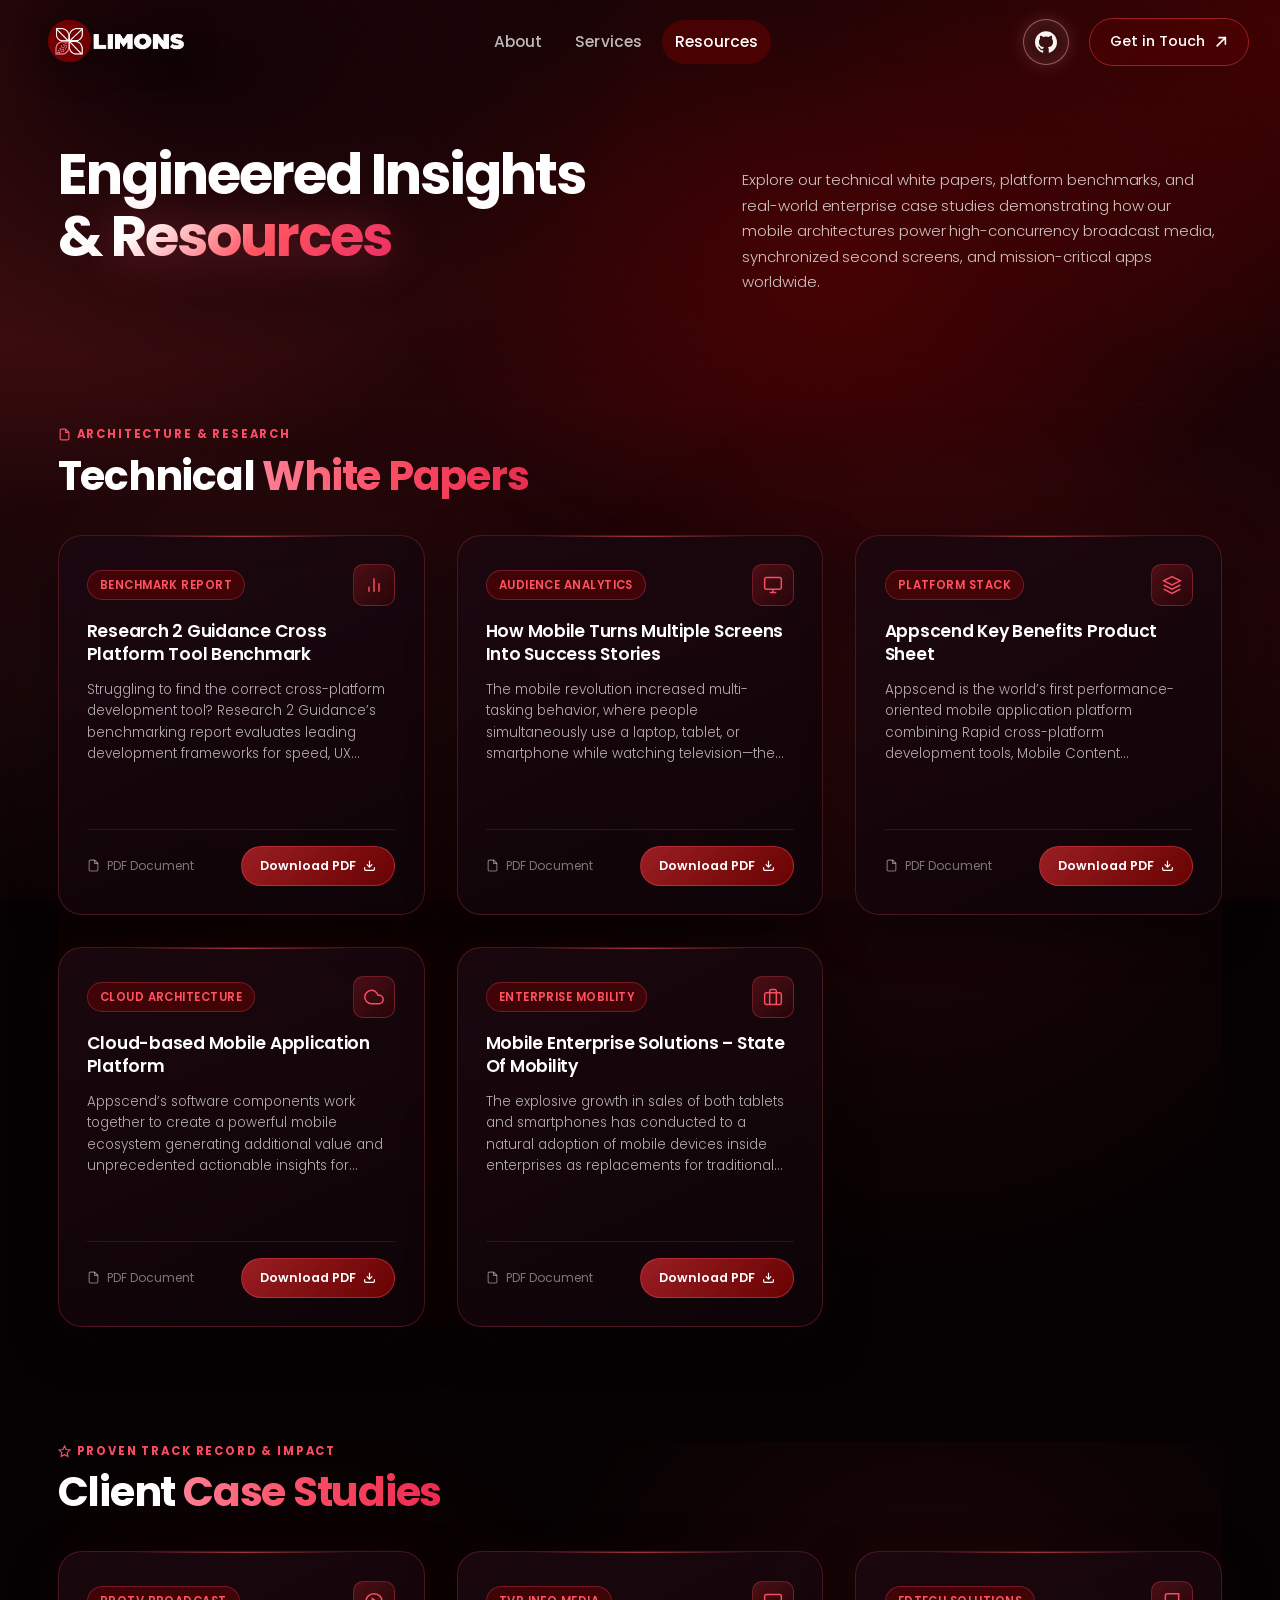
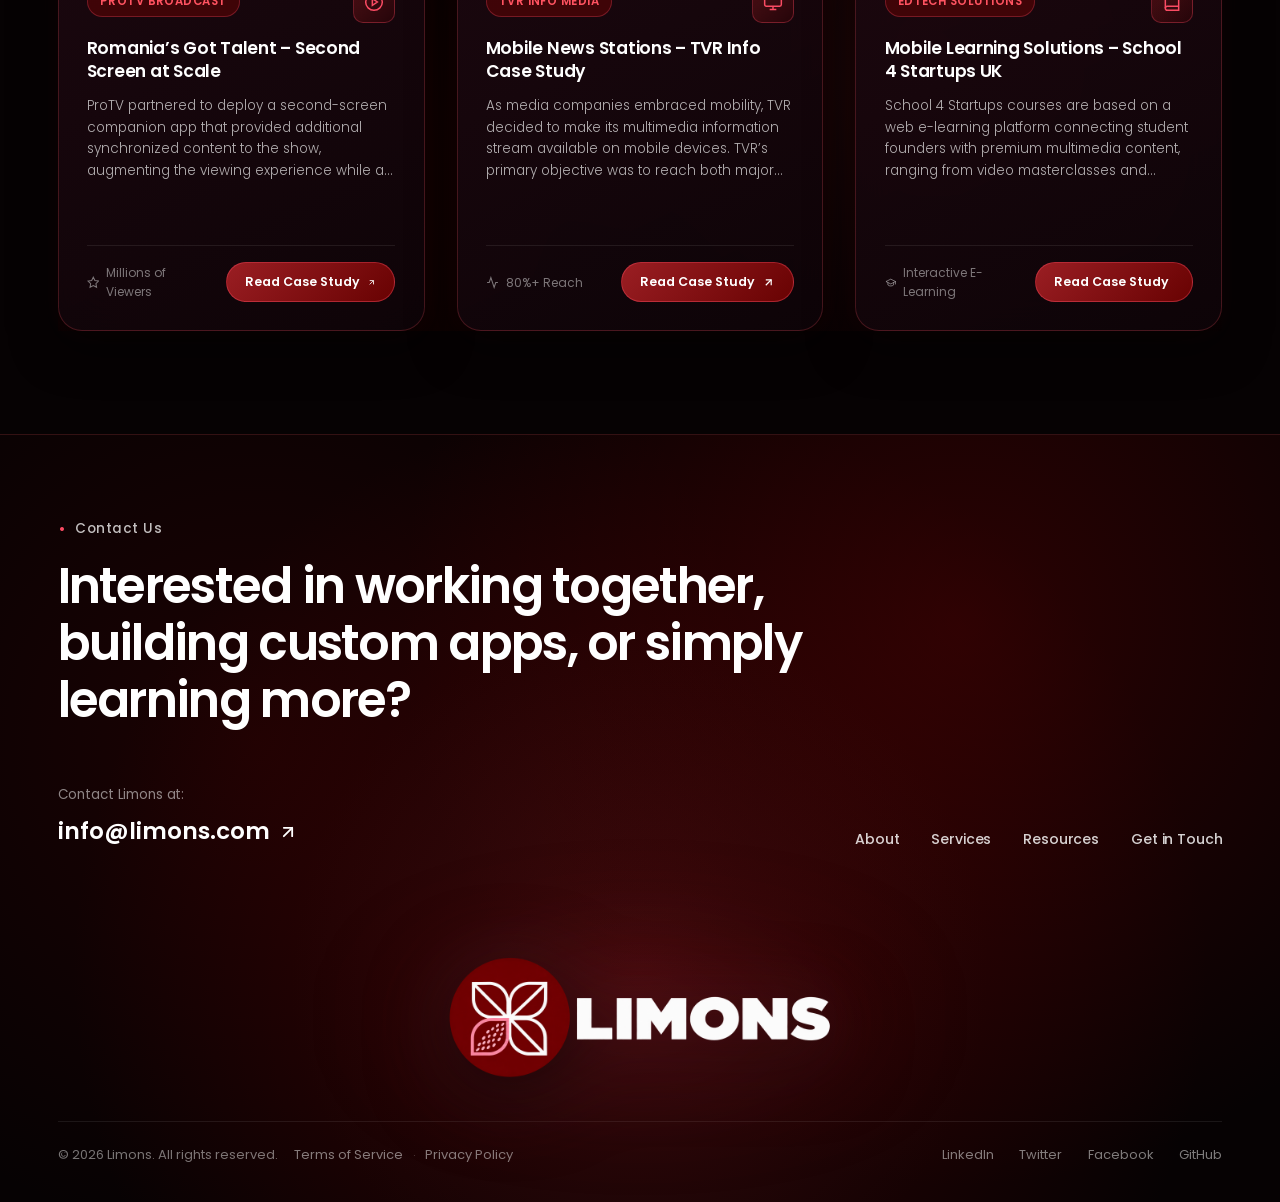
<file: resources.html>
<!DOCTYPE html>
<html lang="en">

<head>
  <meta charset="UTF-8">
  <meta name="viewport" content="width=device-width, initial-scale=1.0">
  <meta name="description"
    content="Resources & Insights | Technical white papers, performance benchmarks, and enterprise case studies powering high-concurrency mobile apps and video streaming platforms.">
  <title>Resources & Case Studies | Limons | We Build Apps</title>
  <link rel="icon" type="image/png" href="assets/images/brand/favicon.png">
  <link rel="shortcut icon" href="favicon.ico">
  <link rel="apple-touch-icon" href="assets/images/brand/favicon.png">
  <link rel="preconnect" href="https://fonts.googleapis.com">
  <link rel="preconnect" href="https://fonts.gstatic.com" crossorigin>
  <link href="https://fonts.googleapis.com/css2?family=Poppins:wght@300;400;500;600;700;800&display=swap"
    rel="stylesheet">
  <style>
    :root {
      --u: min(100vw / 1672, 100vh / 941);
      --maroon: #680202;
      --red: #9A1E23;
      --pink: #F3A5AD;
      --accent: #ff5361;
      --accent-2: #ea2b64;
      --ink: #1A0A0B;
      --paper: #F7F4F1;
      --ease: cubic-bezier(.16, 1, .3, 1);
    }

    * {
      margin: 0;
      padding: 0;
      box-sizing: border-box;
    }

    html,
    body {
      background: #060203;
      color: #fff;
      font-family: 'Poppins', system-ui, -apple-system, BlinkMacSystemFont, 'Segoe UI', Roboto, sans-serif;
      min-height: 100vh;
      overflow-x: clip;
      line-height: 1.6;
    }

    html {
      scroll-behavior: smooth;
      scrollbar-width: thin;
      scrollbar-color: #9A1E23 #0a0304;
    }

    ::-webkit-scrollbar {
      width: 9px;
      height: 9px;
    }

    ::-webkit-scrollbar-track {
      background: #0a0304;
    }

    ::-webkit-scrollbar-thumb {
      background: linear-gradient(#c2244a, #680202);
      border-radius: 99px;
      border: 2px solid #0a0304;
    }

    ::-webkit-scrollbar-thumb:hover {
      background: linear-gradient(#ff3d6e, #9A1E23);
    }

    img {
      max-width: 100%;
      display: block;
    }

    a {
      color: inherit;
      text-decoration: none;
    }

    /* ---------- BRAND BACKGROUND GRADIENT (Matches Home & About Aurora) ---------- */
    @keyframes auroraA {
      0% {
        transform: translate3d(-4%, -3%, 0) rotate(0deg) scale(1);
      }

      50% {
        transform: translate3d(4%, 3%, 0) rotate(7deg) scale(1.1);
      }

      100% {
        transform: translate3d(-3%, 4%, 0) rotate(-6deg) scale(1.04);
      }
    }

    @keyframes auroraB {
      0% {
        transform: translate3d(3%, 4%, 0) rotate(0deg) scale(1.05);
      }

      100% {
        transform: translate3d(-5%, -3%, 0) rotate(-9deg) scale(1.15);
      }
    }

    .about-bg {
      position: fixed;
      inset: 0;
      pointer-events: none;
      z-index: 0;
      overflow: hidden;
      background: #060203;
    }

    .about-bg::before {
      content: "";
      position: absolute;
      inset: -30%;
      background:
        radial-gradient(42% 44% at 18% 24%, rgba(154, 30, 35, .58), transparent 70%),
        radial-gradient(34% 36% at 82% 20%, rgba(104, 2, 2, .75), transparent 70%),
        radial-gradient(38% 40% at 70% 75%, rgba(154, 30, 35, .38), transparent 70%),
        linear-gradient(130deg, #1A0A0B 0%, #260508 50%, #0d0204 100%);
      animation: auroraA 30s ease-in-out infinite alternate;
      will-change: transform;
    }

    .about-bg .aurora2 {
      position: absolute;
      inset: -30%;
      background:
        radial-gradient(28% 30% at 32% 70%, rgba(243, 165, 173, .12), transparent 70%),
        radial-gradient(32% 32% at 60% 36%, rgba(104, 2, 2, .65), transparent 70%);
      animation: auroraB 36s ease-in-out infinite alternate;
      will-change: transform;
    }

    .about-bg::after {
      content: "";
      position: absolute;
      inset: 0;
      opacity: .05;
      mix-blend-mode: overlay;
      background-image: url("data:image/svg+xml,%3Csvg xmlns='http://www.w3.org/2000/svg' width='160' height='160'%3E%3Cfilter id='n'%3E%3CfeTurbulence baseFrequency='.9' numOctaves='2'/%3E%3C/filter%3E%3Crect width='160' height='160' filter='url(%23n)'/%3E%3C/svg%3E");
    }

    .about-bg-shade {
      position: absolute;
      inset: 0;
      background:
        radial-gradient(ellipse 45% 40% at 14% 8%, rgba(8, 1, 3, .85), rgba(8, 1, 3, .4) 50%, transparent 80%),
        linear-gradient(180deg, rgba(6, 2, 3, 0.3) 0%, transparent 45%, rgba(6, 2, 3, 0.85) 100%);
    }

    /* ---------- SHARED HEADER / NAVBAR STYLES ---------- */
    .site-header {
      position: absolute;
      top: 0;
      left: 0;
      width: 100%;
      z-index: 150;
      background: transparent;
      border: 0;
    }

    .header-inner {
      position: relative;
      width: 100%;
      max-width: none;
      margin: 0;
      height: 108px;
      padding: 0;
    }

    .brand-logo,
    .logo {
      position: absolute;
      left: calc(var(--u)*64);
      top: calc(var(--u)*6);
      display: flex;
      align-items: center;
      z-index: 100;
      text-decoration: none;
    }

    .brand-logo img,
    .logo img {
      height: 48px;
      width: auto;
      object-fit: contain;
      filter: drop-shadow(0 4px 16px rgba(0, 0, 0, 0.6));
    }

    .brand-fallback {
      display: none;
      font-size: 26px;
      font-weight: 800;
      letter-spacing: -0.03em;
      color: #fff;
    }

    .brand-logo img.bad+.brand-fallback {
      display: inline-block;
    }

    .nav-menu {
      position: absolute;
      left: calc(var(--u)*600);
      top: calc(var(--u)*28);
      display: flex;
      align-items: center;
      gap: 32px;
      margin: 0;
      padding: 0;
    }

    .nav-link {
      font-size: 14px;
      font-weight: 500;
      letter-spacing: -0.01em;
      color: rgba(255, 255, 255, 0.72);
      transition: color 0.2s ease;
      white-space: nowrap;
      position: relative;
      display: inline-flex;
      align-items: center;
      gap: 6px;
    }

    .nav-link:hover,
    .nav-link.on {
      color: #fff;
    }

    .mobile-contact {
      display: none;
    }

    .nav-item-dropdown {
      position: relative;
      display: inline-flex;
      align-items: center;
    }

    .drop-arrow {
      width: 9px;
      height: 6px;
      transition: transform 0.25s ease;
      opacity: 0.75;
    }

    .nav-item-dropdown:hover .drop-arrow {
      transform: rotate(180deg);
      opacity: 1;
    }

    .dropdown-menu {
      position: absolute;
      top: 100%;
      left: -20px;
      padding-top: 14px;
      width: 290px;
      opacity: 0;
      visibility: hidden;
      transform: translateY(8px);
      transition: opacity 0.22s ease, transform 0.22s ease, visibility 0.22s ease;
      pointer-events: none;
      z-index: 200;
    }

    .nav-item-dropdown:hover .dropdown-menu {
      opacity: 1;
      visibility: visible;
      transform: translateY(0);
      pointer-events: auto;
    }

    .dropdown-menu::before {
      content: "";
      position: absolute;
      inset: 14px 0 0 0;
      background: rgba(14, 4, 7, 0.94);
      backdrop-filter: blur(20px);
      -webkit-backdrop-filter: blur(20px);
      border: 1px solid rgba(255, 83, 97, 0.22);
      border-radius: 16px;
      box-shadow: 0 20px 48px rgba(0, 0, 0, 0.65), 0 0 32px rgba(104, 2, 2, 0.35);
      z-index: -1;
    }

    .dropdown-item {
      display: flex;
      align-items: center;
      gap: 14px;
      padding: 12px 16px;
      margin: 4px 8px;
      border-radius: 10px;
      text-decoration: none;
      transition: background 0.18s ease, transform 0.18s ease;
    }

    .dropdown-item:first-child {
      margin-top: 20px;
    }

    .dropdown-item:last-child {
      margin-bottom: 12px;
    }

    .dropdown-item:hover {
      background: rgba(255, 83, 97, 0.12);
      transform: translateX(3px);
    }

    .drop-badge {
      display: flex;
      align-items: center;
      justify-content: center;
      width: 34px;
      height: 34px;
      border-radius: 8px;
      background: rgba(104, 2, 2, 0.55);
      border: 1px solid rgba(255, 83, 97, 0.25);
      flex-shrink: 0;
      color: #ff5361;
    }

    .drop-badge svg {
      width: 17px;
      height: 17px;
      stroke: currentColor;
      stroke-width: 1.8;
      fill: none;
    }

    .drop-badge svg .solid {
      fill: currentColor;
      stroke: none;
    }

    .drop-text {
      display: flex;
      flex-direction: column;
      gap: 2px;
    }

    .drop-title {
      font-size: 13.5px;
      font-weight: 600;
      color: #fff;
      line-height: 1.25;
    }

    .drop-desc {
      font-size: 11px;
      font-weight: 400;
      color: rgba(255, 255, 255, 0.55);
      line-height: 1.25;
    }

    .header-actions {
      position: absolute;
      right: calc(var(--u)*64);
      top: calc(var(--u)*18);
      display: flex;
      align-items: center;
      gap: 16px;
      z-index: 100;
    }

    .gh-hover {
      position: relative;
    }

    .gh-trigger {
      display: flex;
      align-items: center;
      justify-content: center;
      width: 44px;
      height: 44px;
      border-radius: 50%;
      background: rgba(255, 255, 255, 0.05);
      border: 1px solid rgba(255, 255, 255, 0.12);
      color: #fff;
      cursor: pointer;
      transition: all 0.25s cubic-bezier(0.16, 1, 0.3, 1);
    }

    .gh-trigger:hover {
      background: rgba(255, 255, 255, 0.12);
      border-color: rgba(255, 255, 255, 0.3);
      transform: translateY(-2px);
      box-shadow: 0 6px 18px rgba(0, 0, 0, 0.45);
    }

    .gh-trigger svg {
      width: 22px;
      height: 22px;
      fill: currentColor;
    }

    .cta {
      display: inline-flex;
      align-items: center;
      gap: 8px;
      padding: 10px 22px;
      border-radius: 99px;
      font-size: 14px;
      font-weight: 600;
      color: #fff;
      background: linear-gradient(135deg, #9A1E23, #680202);
      border: 1px solid rgba(255, 83, 97, 0.4);
      box-shadow: 0 4px 18px rgba(104, 2, 2, 0.45);
      transition: all 0.25s cubic-bezier(0.16, 1, 0.3, 1);
      cursor: pointer;
    }

    .cta:hover {
      transform: translateY(-2px);
      border-color: rgba(255, 83, 97, 0.8);
      box-shadow: 0 8px 26px rgba(234, 43, 100, 0.55);
    }

    .cta svg {
      width: 12px;
      height: 12px;
      transition: transform 0.2s ease;
    }

    .cta:hover svg {
      transform: translate(2px, -2px);
    }

    .mobile-toggle {
      display: none;
      flex-direction: column;
      justify-content: center;
      gap: 5px;
      width: 40px;
      height: 40px;
      background: transparent;
      border: 0;
      cursor: pointer;
      padding: 6px;
    }

    .mobile-toggle span {
      display: block;
      width: 100%;
      height: 2px;
      background: #fff;
      border-radius: 2px;
      transition: transform 0.25s ease, opacity 0.25s ease;
    }

    /* ---------- MAIN RESOURCES PAGE LAYOUT ---------- */
    .res-main {
      position: relative;
      z-index: 10;
      width: 100%;
      min-height: 100vh;
    }

    .res-container {
      width: min(1200px, 91vw);
      margin: 0 auto;
      position: relative;
    }

    /* Hero Section */
    .res-hero-section {
      padding-top: clamp(140px, 16vh, 180px);
      padding-bottom: clamp(50px, 6vh, 80px);
      position: relative;
    }

    .res-hero-row {
      display: flex;
      justify-content: space-between;
      align-items: flex-start;
      gap: clamp(32px, 5vw, 64px);
      width: 100%;
    }

    .res-hero-left {
      flex: 1 1 560px;
      max-width: 620px;
    }

    .res-hero-right {
      flex: 1 1 420px;
      max-width: 480px;
      padding-top: clamp(8px, 1.8vw, 36px);
    }

    .res-eyebrow {
      display: inline-flex;
      align-items: center;
      gap: 9px;
      font-size: 13px;
      font-weight: 600;
      letter-spacing: 0.12em;
      text-transform: uppercase;
      color: #fa4b63;
      padding: 6px 16px;
      border-radius: 99px;
      background: rgba(104, 2, 2, 0.45);
      border: 1px solid rgba(250, 75, 99, 0.32);
      box-shadow: 0 4px 20px rgba(104, 2, 2, 0.35);
      margin-bottom: 20px;
    }

    .res-eyebrow .bullet {
      width: 6px;
      height: 6px;
      border-radius: 50%;
      background: #ff5361;
      box-shadow: 0 0 10px #ff5361;
      display: inline-block;
    }

    .res-title {
      font-size: clamp(38px, 4.4vw, 62px);
      font-weight: 700;
      line-height: 1.1;
      letter-spacing: -0.035em;
      color: #ffffff;
      margin-bottom: 24px;
      text-align: left;
    }

    .res-title-grad {
      background: linear-gradient(135deg, #ffffff 15%, #ff5361 55%, #ea2b64 100%);
      -webkit-background-clip: text;
      background-clip: text;
      -webkit-text-fill-color: transparent;
      filter: drop-shadow(0 2px 24px rgba(250, 75, 99, 0.35));
    }

    .res-subtitle {
      font-size: clamp(15px, 1.1vw, 17.5px);
      font-weight: 300;
      color: rgba(255, 255, 255, 0.76);
      line-height: 1.7;
      margin: 0;
      text-align: left;
      letter-spacing: -0.005em;
    }

    /* Jump Tabs Navigation */
    .res-tabs-bar {
      display: flex;
      justify-content: flex-start;
      align-items: center;
      gap: 14px;
      flex-wrap: wrap;
      margin: 0;
    }

    .res-tab-btn {
      position: relative;
      overflow: hidden;
      isolation: isolate;
      display: inline-flex;
      align-items: center;
      justify-content: center;
      gap: 10px;
      padding: 0 24px;
      height: 48px;
      border-radius: 99px;
      font-size: 14.5px;
      font-weight: 500;
      color: #fff;
      text-decoration: none;
      background: rgba(80, 10, 20, .25);
      border: 1.6px solid #c04057;
      transition: background .35s, box-shadow .35s, border-color .35s, transform .2s ease;
      cursor: pointer;
    }

    /* Exact curved bottom-to-top liquid hover fill (identical to header Get in Touch button) */
    .res-tab-btn::before {
      content: "";
      position: absolute;
      left: -12%;
      right: -12%;
      bottom: -2px;
      height: 0;
      z-index: -1;
      background: linear-gradient(0deg, #680202 0%, #9A1E23 100%);
      border-radius: 50% 50% 0 0 / 100% 100% 0 0;
      transition: height .55s cubic-bezier(.16, 1, .3, 1), border-radius .55s cubic-bezier(.16, 1, .3, 1);
      pointer-events: none;
    }

    .res-tab-btn:hover {
      background: rgba(80, 10, 20, .25) !important;
      border-color: #e0526d !important;
      box-shadow: 0 0 26px rgba(192, 64, 87, .45);
      transform: translateY(-2px);
      color: #fff !important;
    }

    .res-tab-btn:hover::before,
    .res-tab-btn:focus-visible::before {
      height: 135%;
      border-radius: 0 0 0 0 / 0 0 0 0;
    }

    .res-tab-btn svg {
      width: 15px;
      height: 15px;
      flex: none;
      color: #fff;
      transition: transform 0.25s ease;
    }

    .res-tab-btn:hover svg {
      transform: scale(1.08);
    }

    .res-tab-count {
      padding: 2px 8px;
      border-radius: 99px;
      font-size: 11px;
      font-weight: 700;
      background: rgba(192, 64, 87, 0.35);
      color: #fff;
      border: 1px solid rgba(243, 165, 173, 0.4);
      transition: all 0.3s ease;
    }

    .res-tab-btn:hover .res-tab-count {
      background: rgba(255, 255, 255, 0.25);
      color: #ffffff;
      border-color: rgba(255, 255, 255, 0.6);
    }

    /* ==========================================================
       CLEAN RESPONSIVE SECTIONS & CARDS (Simple Natural Grid)
    ========================================================== */
    .res-section {
      position: relative;
      width: 100%;
      padding: clamp(50px, 6vw, 80px) 0;
      box-sizing: border-box;
    }

    .res-section.case-studies-wrap {
      padding-top: clamp(20px, 3vw, 40px);
      padding-bottom: clamp(70px, 8vw, 110px);
    }

    .res-glow-backdrop {
      position: absolute;
      inset: 0;
      pointer-events: none;
      z-index: -1;
      background:
        radial-gradient(circle at 75% 45%, rgba(154, 30, 35, 0.16), transparent 45%),
        radial-gradient(circle at 20% 70%, rgba(104, 2, 2, 0.18), transparent 40%);
    }

    .res-header-bar {
      width: 100%;
      margin: 0 0 clamp(24px, 3vw, 36px) 0;
      padding: 0;
      display: flex;
      flex-direction: column;
      align-items: flex-start;
      text-align: left;
      position: relative;
      z-index: 5;
    }

    .res-heading-area {
      max-width: 800px;
      text-align: left;
      display: flex;
      flex-direction: column;
      align-items: flex-start;
    }

    .res-section-eyebrow {
      display: inline-flex;
      align-items: center;
      justify-content: flex-start;
      font-size: 11.5px;
      font-weight: 700;
      text-transform: uppercase;
      letter-spacing: 0.16em;
      color: #fa4b63;
      margin-bottom: 8px;
      gap: 6px;
    }

    .res-section-title {
      font-size: clamp(26px, 3.2vw, 42px);
      font-weight: 700;
      line-height: 1.15;
      letter-spacing: -0.03em;
      color: #ffffff;
      margin: 0;
      text-align: left;
    }

    .res-section-title .t-grad {
      background: linear-gradient(90deg, #ff7e93 0%, #fa4b63 50%, #eb2b4f 100%);
      -webkit-background-clip: text;
      background-clip: text;
      color: transparent;
      display: inline-block;
    }

    /* Cards Grid (Simple, Clean, Responsive) */
    .res-cards-grid {
      display: grid;
      grid-template-columns: repeat(auto-fill, minmax(340px, 1fr));
      gap: clamp(22px, 2.5vw, 32px);
      width: 100%;
      position: relative;
      z-index: 5;
    }

    /* INDIVIDUAL CARD (Clean modern layout, no tilts, no scroll animations) */
    .h-card {
      width: 100%;
      min-height: 380px;
      background: linear-gradient(155deg, rgba(28, 8, 16, 0.88) 0%, rgba(14, 4, 8, 0.94) 100%);
      border: 1px solid rgba(255, 83, 97, 0.22);
      border-radius: 24px;
      padding: clamp(24px, 2.2vw, 32px);
      box-shadow: 0 16px 45px rgba(0, 0, 0, 0.55), 0 0 25px rgba(104, 2, 2, 0.14);
      backdrop-filter: blur(20px);
      -webkit-backdrop-filter: blur(20px);
      display: flex;
      flex-direction: column;
      justify-content: space-between;
      position: relative;
      overflow: hidden;
      transform: none !important;
      transition: transform 0.35s ease, border-color 0.35s ease, box-shadow 0.35s ease;
      box-sizing: border-box;
    }

    .h-card:hover {
      transform: translateY(-6px) !important;
      border-color: rgba(255, 83, 97, 0.65);
      box-shadow: 0 24px 60px rgba(0, 0, 0, 0.75), 0 0 40px rgba(255, 83, 97, 0.22);
    }

    /* Subtle top card glow line */
    .h-card::before {
      content: "";
      position: absolute;
      top: 0;
      left: 20%;
      right: 20%;
      height: 1px;
      background: linear-gradient(90deg, transparent, rgba(255, 83, 97, 0.6), transparent);
      pointer-events: none;
    }

    .h-card-top {
      display: flex;
      justify-content: space-between;
      align-items: center;
      margin-bottom: 14px;
    }

    .h-card-badge {
      display: inline-flex;
      align-items: center;
      gap: 6px;
      padding: 5px 12px;
      border-radius: 99px;
      font-size: 11.5px;
      font-weight: 600;
      text-transform: uppercase;
      letter-spacing: 0.04em;
      background: rgba(104, 2, 2, 0.5);
      border: 1px solid rgba(250, 75, 99, 0.3);
      color: #ff5361;
    }

    .h-card-icon-box {
      width: 42px;
      height: 42px;
      border-radius: 10px;
      background: linear-gradient(135deg, rgba(154, 30, 35, 0.4), rgba(104, 2, 2, 0.2));
      border: 1px solid rgba(250, 75, 99, 0.3);
      display: flex;
      align-items: center;
      justify-content: center;
      color: #fa4b63;
      flex-shrink: 0;
    }

    .h-card-icon-box svg {
      width: 20px;
      height: 20px;
      stroke: currentColor;
      fill: none;
      stroke-width: 1.8;
    }

    .h-card-body {
      flex: 1;
      display: flex;
      flex-direction: column;
      overflow: hidden;
    }

    .h-card-title {
      font-size: clamp(17px, 1.35vw, 20px);
      font-weight: 600;
      color: #ffffff;
      line-height: 1.35;
      letter-spacing: -0.015em;
      margin-bottom: 12px;
      transition: color 0.25s ease;
    }

    .h-card:hover .h-card-title {
      color: #ff8597;
    }

    .h-card-desc {
      font-size: 13.5px;
      font-weight: 300;
      color: rgba(255, 255, 255, 0.68);
      line-height: 1.6;
      display: -webkit-box;
      -webkit-line-clamp: 4;
      -webkit-box-orient: vertical;
      overflow: hidden;
    }

    .h-card-footer {
      display: flex;
      align-items: center;
      justify-content: space-between;
      gap: 14px;
      padding-top: 16px;
      border-top: 1px solid rgba(255, 255, 255, 0.08);
      margin-top: 12px;
      flex-shrink: 0;
    }

    .h-card-meta {
      display: inline-flex;
      align-items: center;
      gap: 7px;
      font-size: 12px;
      color: rgba(255, 255, 255, 0.45);
    }

    .h-card-meta svg {
      width: 13px;
      height: 13px;
      stroke: currentColor;
      stroke-width: 2;
      fill: none;
    }

    .h-card-btn {
      position: relative;
      overflow: hidden;
      isolation: isolate;
      display: inline-flex;
      align-items: center;
      gap: 7px;
      padding: 9px 18px;
      border-radius: 99px;
      font-size: 12.5px;
      font-weight: 600;
      color: #fff;
      background: linear-gradient(135deg, #9A1E23, #680202);
      border: 1px solid rgba(250, 75, 99, 0.4);
      transition: all 0.3s ease;
      cursor: pointer;
      white-space: nowrap;
    }

    .h-card-btn::before {
      content: "";
      position: absolute;
      left: 0;
      right: 0;
      bottom: 0;
      height: 0%;
      background: linear-gradient(0deg, #680202 0%, #ff3d6e 100%);
      border-radius: 50% 50% 0 0 / 100% 100% 0 0;
      transition: height 0.45s cubic-bezier(.16, 1, .3, 1), border-radius 0.45s cubic-bezier(.16, 1, .3, 1);
      pointer-events: none;
      z-index: -1;
    }

    .h-card-btn:hover {
      border-color: rgba(255, 83, 97, 0.85);
      box-shadow: 0 6px 20px rgba(250, 75, 99, 0.45);
      transform: translateY(-2px);
    }

    .h-card-btn:hover::before {
      height: 135%;
      border-radius: 0;
    }

    .h-card-btn svg {
      width: 13px;
      height: 13px;
      transition: transform 0.2s ease;
    }

    .h-card-btn:hover svg {
      transform: translate(2px, -2px);
    }

    /* ---------- DATAWIZZ-INSPIRED LUXURY CTA & BRAND FOOTER (Matches about.html) ---------- */
    .limons-cta-footer {
      position: relative;
      background: #060203;
      color: #ffffff;
      padding: clamp(72px, 9vh, 120px) 0 clamp(32px, 4vh, 48px);
      overflow: hidden;
      z-index: 30;
      border-top: 1px solid rgba(255, 83, 97, 0.18);
    }

    .cta-footer-nebula {
      position: absolute;
      inset: 0;
      pointer-events: none;
      z-index: 1;
      background:
        radial-gradient(circle at 75% 25%, rgba(104, 2, 2, 0.38) 0%, transparent 50%),
        radial-gradient(circle at 50% 70%, rgba(154, 30, 35, 0.32) 0%, rgba(104, 2, 2, 0.16) 42%, transparent 68%),
        radial-gradient(circle at 20% 40%, rgba(104, 2, 2, 0.22) 0%, transparent 45%);
    }

    .cta-footer-container {
      position: relative;
      z-index: 2;
      width: min(1200px, 91vw);
      margin: 0 auto;
      display: flex;
      flex-direction: column;
    }

    .cta-top-block {
      margin-bottom: 0;
    }

    .cta-eyebrow {
      display: inline-flex;
      align-items: center;
      gap: 9px;
      font-size: 13.5px;
      font-weight: 500;
      letter-spacing: 0.04em;
      color: rgba(255, 255, 255, 0.75);
      margin-bottom: clamp(14px, 2vh, 22px);
    }

    .cta-eyebrow .cta-bullet {
      color: #fa4b63;
      font-size: 16px;
      line-height: 1;
    }

    .cta-headline {
      font-size: clamp(32px, 3.8vw, 56px);
      font-weight: 600;
      line-height: 1.18;
      letter-spacing: -0.035em;
      color: #ffffff;
      max-width: 880px;
      margin: 0 0 clamp(44px, 6vh, 72px) 0;
    }

    .cta-mid-row {
      display: flex;
      justify-content: space-between;
      align-items: flex-end;
      flex-wrap: wrap;
      gap: 32px;
      margin-bottom: clamp(60px, 8vh, 100px);
    }

    .cta-contact-block {
      display: flex;
      flex-direction: column;
      gap: 8px;
    }

    .cta-contact-lbl {
      font-size: 13.5px;
      font-weight: 400;
      color: rgba(255, 255, 255, 0.52);
      letter-spacing: -0.01em;
    }

    .cta-email-link {
      display: inline-flex;
      align-items: center;
      gap: 8px;
      font-size: clamp(19px, 1.8vw, 25px);
      font-weight: 600;
      color: #ffffff;
      text-decoration: none;
      transition: color 0.25s ease;
    }

    .cta-email-link .arrow-icon {
      display: inline-block;
      width: 20px;
      height: 20px;
      transition: transform 0.25s ease;
    }

    .cta-email-link:hover {
      color: #fa4b63;
    }

    .cta-email-link:hover .arrow-icon {
      transform: translate(3px, -3px);
    }

    .cta-nav-links {
      display: flex;
      align-items: center;
      gap: clamp(20px, 2.5vw, 42px);
      flex-wrap: wrap;
    }

    .cta-nav-links a {
      font-size: clamp(14px, 1.1vw, 16px);
      font-weight: 500;
      color: rgba(255, 255, 255, 0.82);
      text-decoration: none;
      letter-spacing: -0.01em;
      transition: color 0.2s ease, transform 0.2s ease;
    }

    .cta-nav-links a:hover {
      color: #ffffff;
      transform: translateY(-1px);
    }

    .cta-brand-display {
      position: relative;
      width: 100%;
      display: flex;
      justify-content: center;
      align-items: center;
      padding: clamp(20px, 3vh, 40px) 0 clamp(40px, 5vh, 65px);
    }

    .cta-brand-ambient {
      position: absolute;
      width: min(520px, 75vw);
      height: 150px;
      background: radial-gradient(ellipse at center, rgba(168, 25, 45, 0.42) 0%, rgba(104, 2, 2, 0.2) 48%, transparent 72%);
      filter: blur(55px);
      pointer-events: none;
      z-index: 1;
    }

    .cta-brand-link {
      display: block;
      width: 100%;
      max-width: clamp(260px, 34vw, 460px);
      margin: 0 auto;
      text-align: center;
      position: relative;
      z-index: 2;
    }

    .cta-giant-logo {
      width: 100%;
      max-width: 100%;
      height: auto;
      object-fit: contain;
      filter: drop-shadow(0 15px 40px rgba(0, 0, 0, 0.85)) drop-shadow(0 0 30px rgba(250, 75, 99, 0.16));
      user-select: none;
      transition: transform 0.5s cubic-bezier(0.16, 1, 0.3, 1), filter 0.5s ease;
    }

    .cta-giant-logo:hover {
      transform: scale(1.012);
      filter: drop-shadow(0 20px 50px rgba(0, 0, 0, 0.9)) drop-shadow(0 0 45px rgba(250, 75, 99, 0.28));
    }

    .cta-bottom-bar {
      display: flex;
      justify-content: space-between;
      align-items: center;
      flex-wrap: wrap;
      gap: 16px;
      padding-top: clamp(20px, 2.5vh, 28px);
      border-top: 1px solid rgba(255, 255, 255, 0.08);
      font-size: 13px;
      color: rgba(255, 255, 255, 0.45);
    }

    .cta-socials {
      display: flex;
      align-items: center;
      gap: clamp(18px, 2vw, 28px);
    }

    .cta-socials a {
      color: rgba(255, 255, 255, 0.48);
      text-decoration: none;
      font-size: 13px;
      transition: color 0.2s ease;
    }

    .cta-socials a:hover {
      color: #fa4b63;
    }

    /* Responsive Queries */
    @media (max-width: 900px) {
      .res-hero-section {
        padding-top: 108px;
        padding-bottom: 36px;
      }

      .res-hero-row {
        flex-direction: column;
        gap: 24px;
      }

      .res-hero-left,
      .res-hero-right {
        flex: 0 1 auto;
        width: 100%;
        padding-top: 0;
        max-width: 100%;
      }
    }

    @media (max-width: 768px) {
      .res-cards-grid {
        grid-template-columns: 1fr;
        gap: 20px;
      }

      .h-card {
        width: 100% !important;
        min-height: auto;
        padding: 24px 20px;
      }

      .cta-bottom-bar {
        flex-direction: column-reverse;
        align-items: flex-start;
        gap: 16px;
      }
    }

    @media (max-width: 820px) {
      .header-inner {
        height: 80px;
        display: flex;
        align-items: center;
        justify-content: space-between;
        padding: 0 24px;
      }

      .brand-logo,
      .logo {
        position: static;
      }

      .brand-logo img,
      .logo img {
        height: 38px;
      }

      .header-actions {
        position: static;
        gap: 12px;
      }

      .header-actions .cta {
        display: none;
      }

      .mobile-toggle {
        display: flex;
      }

      .nav-menu {
        position: fixed;
        top: 80px;
        left: 0;
        right: 0;
        bottom: 0;
        background: rgba(6, 2, 3, 0.98);
        backdrop-filter: blur(24px);
        -webkit-backdrop-filter: blur(24px);
        flex-direction: column;
        align-items: stretch;
        gap: 0;
        padding: 24px;
        overflow-y: auto;
        opacity: 0;
        visibility: hidden;
        pointer-events: none;
        transform: translateY(-8px);
        transition: opacity 0.25s ease, transform 0.25s ease, visibility 0.25s ease;
        z-index: 140;
      }

      .nav-menu.open {
        opacity: 1;
        visibility: visible;
        pointer-events: auto;
        transform: translateY(0);
      }

      .nav-link {
        font-size: 18px;
        padding: 16px 0;
        border-bottom: 1px solid rgba(255, 255, 255, 0.08);
      }

      .mobile-contact {
        display: flex;
        align-items: center;
        justify-content: space-between;
        color: #ff5361 !important;
        font-weight: 600;
        margin-top: 12px;
      }

      .nav-item-dropdown {
        flex-direction: column;
        align-items: stretch;
      }

      .nav-drop-trigger {
        justify-content: space-between;
        width: 100%;
        padding: 16px 0;
        border-bottom: 1px solid rgba(255, 255, 255, 0.08);
      }

      .dropdown-menu {
        position: static;
        width: 100%;
        opacity: 1;
        visibility: visible;
        transform: none;
        padding-top: 0;
        display: none;
        pointer-events: auto;
      }

      .nav-item-dropdown:hover .dropdown-menu,
      .nav-item-dropdown.open .dropdown-menu {
        display: block;
      }

      .dropdown-menu::before {
        display: none;
      }

      .dropdown-item {
        margin: 4px 0;
        background: rgba(255, 255, 255, 0.03);
      }
    }
  </style>
  <link rel="stylesheet" href="assets/css/site-header.css">
  <link rel="stylesheet" href="assets/css/motion.css">
  <link rel="stylesheet" href="assets/css/brand-ui.css">
</head>

<body data-mo-entrance="all">

  <!-- DYNAMIC AURORA BRAND BACKGROUND (Matches Home & About Pages) -->
  <div class="about-bg">
    <div class="aurora2"></div>
    <div class="about-bg-shade"></div>
  </div>

  <!-- SHARED HEADER (Exact About Page Header with Resources Active) -->
  <header class="site-header" id="top">
    <div class="header-inner">
      <a class="brand-logo" href="index.html" aria-label="Limons Home">
        <img src="assets/images/brand/Horizontal Logo.png" alt="Limons" onerror="this.classList.add('bad')">
        <span class="brand-fallback">Limons</span>
      </a>

      <!-- UNIFIED NAVIGATION -->
      <nav class="nav-menu" id="mainNav" aria-label="Primary navigation">
        <a class="nav-link" href="about.html">About</a>

        <!-- SERVICES LINK -->
        <a class="nav-link" href="services.html">Services</a>

        <!-- PRODUCTS DROPDOWN -->
        <div class="nav-item-dropdown" id="productsDropdown">
          <a class="nav-link nav-drop-trigger" href="javascript:void(0)" aria-haspopup="true" aria-expanded="false">
            Products
            <svg class="drop-arrow" viewBox="0 0 10 6" fill="none" stroke="currentColor" stroke-width="1.8"
              stroke-linecap="round">
              <path d="M1 1l4 4 4-4" />
            </svg>
          </a>
          <div class="dropdown-menu" role="menu">
            <a class="dropdown-item" href="product1.html">
              <span class="drop-badge">
                <svg viewBox="0 0 24 24">
                  <rect x="2" y="5" width="20" height="13" rx="2" />
                  <path d="M8 21h8M12 18v3" />
                </svg>
              </span>
              <div class="drop-text">
                <span class="drop-title">Social TV (Telly)</span>
                <span class="drop-desc">Live interaction, quiz &amp; second screen</span>
              </div>
            </a>
            <a class="dropdown-item" href="product2.html">
              <span class="drop-badge">
                <svg viewBox="0 0 24 24">
                  <path d="M4 12a8 8 0 0 1 14-5.3L20 8" />
                  <path d="M20 4v4h-4" />
                  <path d="M20 12a8 8 0 0 1-14 5.3L4 16" />
                  <path d="M4 20v-4h4" />
                </svg>
              </span>
              <div class="drop-text">
                <span class="drop-title">File Sync</span>
                <span class="drop-desc">Real-time enterprise file synchronization</span>
              </div>
            </a>
            <a class="dropdown-item" href="product3.html">
              <span class="drop-badge">
                <svg viewBox="0 0 24 24">
                  <path d="M13 2L4 14h7l-1 8 9-12h-7l1-8z" />
                </svg>
              </span>
              <div class="drop-text">
                <span class="drop-title">On-Demand</span>
                <span class="drop-desc">Real-time matching &amp; dispatch</span>
              </div>
            </a>
            <a class="dropdown-item" href="product4.html">
              <span class="drop-badge">
                <svg viewBox="0 0 24 24">
                  <rect x="3" y="5" width="18" height="14" rx="2.5" />
                  <path class="solid" d="M10 9.2v5.6l5-2.8-5-2.8z" />
                </svg>
              </span>
              <div class="drop-text">
                <span class="drop-title">Video Player (Veeplay)</span>
                <span class="drop-desc">Native mobile video player &amp; ad SDK</span>
              </div>
            </a>
          </div>
        </div>

        <a class="nav-link on" href="resources.html">Resources</a>
        <a class="mobile-contact nav-link" href="contact.html">Get in Touch
          <svg viewBox="0 0 16 16" fill="none" stroke="currentColor" stroke-width="1.8">
            <path d="M3 13L13 3M5 3h8v8" />
          </svg>
        </a>
      </nav>

      <div class="header-actions">
        <div class="gh-hover">
          <a class="gh-trigger" href="https://github.com/appscend" target="_blank" rel="noopener noreferrer"
            aria-label="Open Source on GitHub">
            <svg viewBox="0 0 24 24" aria-hidden="true">
              <path
                d="M12 .3C5.37.3 0 5.67 0 12.3c0 5.3 3.44 9.8 8.21 11.39.6.11.82-.26.82-.58 0-.28-.01-1.04-.02-2.04-3.34.73-4.04-1.61-4.04-1.61-.55-1.39-1.33-1.76-1.33-1.76-1.09-.74.08-.73.08-.73 1.2.09 1.84 1.24 1.84 1.24 1.07 1.83 2.8 1.3 3.49 1 .11-.78.42-1.3.76-1.6-2.67-.3-5.47-1.33-5.47-5.93 0-1.31.47-2.38 1.24-3.22-.12-.3-.54-1.52.12-3.18 0 0 1.01-.32 3.3 1.23a11.5 11.5 0 0 1 6 0c2.29-1.55 3.3-1.23 3.3-1.23.66 1.66.24 2.88.12 3.18.77.84 1.24 1.91 1.24 3.22 0 4.61-2.81 5.62-5.48 5.92.43.37.81 1.1.81 2.23 0 1.61-.01 2.91-.01 3.31 0 .32.22.7.83.58C20.56 22.1 24 17.6 24 12.3 24 5.67 18.63.3 12 .3z">
              </path>
            </svg>
          </a>
          <div class="gh-modal" role="tooltip">
            <h4>Open Source</h4>
            <p>Check out our GitHub profile to explore our development tools, frameworks and open source contributions.</p>
            <a class="gh-modal-btn" href="https://github.com/appscend" target="_blank" rel="noopener noreferrer">
              <svg viewBox="0 0 24 24" aria-hidden="true"><path d="M12 .3C5.37.3 0 5.67 0 12.3c0 5.3 3.44 9.8 8.21 11.39.6.11.82-.26.82-.58 0-.28-.01-1.04-.02-2.04-3.34.73-4.04-1.61-4.04-1.61-.55-1.39-1.33-1.76-1.33-1.76-1.09-.74.08-.73.08-.73 1.2.09 1.84 1.24 1.84 1.24 1.07 1.83 2.8 1.3 3.49 1 .11-.78.42-1.3.76-1.6-2.67-.3-5.47-1.33-5.47-5.93 0-1.31.47-2.38 1.24-3.22-.12-.3-.54-1.52.12-3.18 0 0 1.01-.32 3.3 1.23a11.5 11.5 0 0 1 6 0c2.29-1.55 3.3-1.23 3.3-1.23.66 1.66.24 2.88.12 3.18.77.84 1.24 1.91 1.24 3.22 0 4.61-2.81 5.62-5.48 5.92.43.37.81 1.1.81 2.23 0 1.61-.01 2.91-.01 3.31 0 .32.22.7.83.58C20.56 22.1 24 17.6 24 12.3 24 5.67 18.63.3 12 .3z"/></svg>
              View on Github
            </a>
          </div>
        </div>
        <a class="cta" href="contact.html">Get in Touch
          <svg viewBox="0 0 16 16" fill="none" stroke="currentColor" stroke-width="1.8">
            <path d="M3 13L13 3M5 3h8v8" />
          </svg>
        </a>
        <button class="mobile-toggle" id="mobileToggle" aria-label="Toggle navigation">
          <span></span><span></span><span></span>
        </button>
      </div>
    </div>
  </header>

  <!-- MAIN RESOURCES CONTENT -->
  <main class="res-main">

    <!-- HERO SECTION -->
    <section class="res-hero-section">
      <div class="res-container">
        <div class="res-hero-row mo mo-fade">
          <div class="res-hero-left">
            <h1 class="res-title">
              Engineered Insights<br>&amp; <span class="res-title-grad">Resources</span>
            </h1>
          </div>

          <div class="res-hero-right">
            <p class="res-subtitle">
              Explore our technical white papers, platform benchmarks, and real-world enterprise case studies demonstrating how our mobile architectures power high-concurrency broadcast media, synchronized second screens, and mission-critical apps worldwide.
            </p>
          </div>
        </div>
      </div>
    </section>

    <!-- ==========================================================
         SECTION 1: TECHNICAL WHITE PAPERS
    ========================================================== -->
    <section class="res-section" id="whitepapersSection">
      <div class="res-container">
        <div class="res-glow-backdrop"></div>

        <!-- Section Header Bar -->
        <div class="res-header-bar mo mo-fade">
          <div class="res-heading-area">
            <div class="res-section-eyebrow">
              <svg width="13" height="13" viewBox="0 0 24 24" fill="none" stroke="currentColor" stroke-width="2.2">
                <path d="M14 2H6a2 2 0 0 0-2 2v16a2 2 0 0 0 2 2h12a2 2 0 0 0 2-2V8z"></path>
                <polyline points="14 2 14 8 20 8"></polyline>
              </svg>
              ARCHITECTURE &amp; RESEARCH
            </div>
            <h2 class="res-section-title">Technical <span class="t-grad">White Papers</span></h2>
          </div>
        </div>

        <!-- Cards Grid -->
        <div class="res-cards-grid">

            <!-- Card 1: Benchmark Report -->
            <article class="h-card">
              <div class="h-card-top">
                <span class="h-card-badge">Benchmark Report</span>
                <div class="h-card-icon-box" aria-hidden="true">
                  <svg viewBox="0 0 24 24">
                    <line x1="18" y1="20" x2="18" y2="10"></line>
                    <line x1="12" y1="20" x2="12" y2="4"></line>
                    <line x1="6" y1="20" x2="6" y2="14"></line>
                  </svg>
                </div>
              </div>
              <div class="h-card-body">
                <h3 class="h-card-title">Research 2 Guidance Cross Platform Tool Benchmark</h3>
                <p class="h-card-desc">
                  Struggling to find the correct cross-platform development tool? Research 2 Guidance’s benchmarking report evaluates leading development frameworks for speed, UX fidelity, and multi-platform scalability. In this report Appscend is benchmarked against other cross-platform solutions across key operational criteria.
                </p>
              </div>
              <div class="h-card-footer">
                <div class="h-card-meta">
                  <svg viewBox="0 0 24 24">
                    <path d="M14 2H6a2 2 0 0 0-2 2v16a2 2 0 0 0 2 2h12a2 2 0 0 0 2-2V8z"></path>
                    <polyline points="14 2 14 8 20 8"></polyline>
                  </svg>
                  PDF Document
                </div>
                <a class="h-card-btn" href="https://appscend.com/resources/whitepapers/Appscend - Research 2 Guidance Cross Platform Tool Benchmark.pdf" target="_blank" rel="noopener noreferrer">
                  Download PDF
                  <svg viewBox="0 0 24 24" fill="none" stroke="currentColor" stroke-width="2.2">
                    <path d="M21 15v4a2 2 0 0 1-2 2H5a2 2 0 0 1-2-2v-4"></path>
                    <polyline points="7 10 12 15 17 10"></polyline>
                    <line x1="12" y1="15" x2="12" y2="3"></line>
                  </svg>
                </a>
              </div>
            </article>

            <!-- Card 2: Multiple Screens -->
            <article class="h-card">
              <div class="h-card-top">
                <span class="h-card-badge">Audience Analytics</span>
                <div class="h-card-icon-box" aria-hidden="true">
                  <svg viewBox="0 0 24 24">
                    <rect x="2" y="3" width="20" height="14" rx="2" ry="2"></rect>
                    <line x1="8" y1="21" x2="16" y2="21"></line>
                    <line x1="12" y1="17" x2="12" y2="21"></line>
                  </svg>
                </div>
              </div>
              <div class="h-card-body">
                <h3 class="h-card-title">How Mobile Turns Multiple Screens Into Success Stories</h3>
                <p class="h-card-desc">
                  The mobile revolution increased multi-tasking behavior, where people simultaneously use a laptop, tablet, or smartphone while watching television—the first screen—and the shows they’re displaying. Discover how second-screen synchronized content converts passive broadcast viewers into engaged, monetizable audiences.
                </p>
              </div>
              <div class="h-card-footer">
                <div class="h-card-meta">
                  <svg viewBox="0 0 24 24">
                    <path d="M14 2H6a2 2 0 0 0-2 2v16a2 2 0 0 0 2 2h12a2 2 0 0 0 2-2V8z"></path>
                    <polyline points="14 2 14 8 20 8"></polyline>
                  </svg>
                  PDF Document
                </div>
                <a class="h-card-btn" href="https://appscend.com/resources/whitepapers/Appscend - How Mobile Turns Multiple Screens Into Success Stories.pdf" target="_blank" rel="noopener noreferrer">
                  Download PDF
                  <svg viewBox="0 0 24 24" fill="none" stroke="currentColor" stroke-width="2.2">
                    <path d="M21 15v4a2 2 0 0 1-2 2H5a2 2 0 0 1-2-2v-4"></path>
                    <polyline points="7 10 12 15 17 10"></polyline>
                    <line x1="12" y1="15" x2="12" y2="3"></line>
                  </svg>
                </a>
              </div>
            </article>

            <!-- Card 3: Key Benefits Product Sheet -->
            <article class="h-card">
              <div class="h-card-top">
                <span class="h-card-badge">Platform Stack</span>
                <div class="h-card-icon-box" aria-hidden="true">
                  <svg viewBox="0 0 24 24">
                    <polygon points="12 2 2 7 12 12 22 7 12 2"></polygon>
                    <polyline points="2 17 12 22 22 17"></polyline>
                    <polyline points="2 12 12 17 22 12"></polyline>
                  </svg>
                </div>
              </div>
              <div class="h-card-body">
                <h3 class="h-card-title">Appscend Key Benefits Product Sheet</h3>
                <p class="h-card-desc">
                  Appscend is the world’s first performance-oriented mobile application platform combining Rapid cross-platform development tools, Mobile Content Management (MCM), Smart Push Notifications, Mobile Analytics, User Demographics, and In-App Purchases into one robust and scalable cloud infrastructure.
                </p>
              </div>
              <div class="h-card-footer">
                <div class="h-card-meta">
                  <svg viewBox="0 0 24 24">
                    <path d="M14 2H6a2 2 0 0 0-2 2v16a2 2 0 0 0 2 2h12a2 2 0 0 0 2-2V8z"></path>
                    <polyline points="14 2 14 8 20 8"></polyline>
                  </svg>
                  PDF Document
                </div>
                <a class="h-card-btn" href="https://appscend.com/resources/whitepapers/Appscend - Key Benefits Product Sheet.pdf" target="_blank" rel="noopener noreferrer">
                  Download PDF
                  <svg viewBox="0 0 24 24" fill="none" stroke="currentColor" stroke-width="2.2">
                    <path d="M21 15v4a2 2 0 0 1-2 2H5a2 2 0 0 1-2-2v-4"></path>
                    <polyline points="7 10 12 15 17 10"></polyline>
                    <line x1="12" y1="15" x2="12" y2="3"></line>
                  </svg>
                </a>
              </div>
            </article>

            <!-- Card 4: Cloud-based Mobile Platform -->
            <article class="h-card">
              <div class="h-card-top">
                <span class="h-card-badge">Cloud Architecture</span>
                <div class="h-card-icon-box" aria-hidden="true">
                  <svg viewBox="0 0 24 24">
                    <path d="M18 10h-1.26A8 8 0 1 0 9 20h9a5 5 0 0 0 0-10z"></path>
                  </svg>
                </div>
              </div>
              <div class="h-card-body">
                <h3 class="h-card-title">Cloud-based Mobile Application Platform</h3>
                <p class="h-card-desc">
                  Appscend’s software components work together to create a powerful mobile ecosystem generating additional value and unprecedented actionable insights for companies developing their mobile strategy. Explore our vision to empower organizations to build interactive, cloud-backed experiences effortlessly.
                </p>
              </div>
              <div class="h-card-footer">
                <div class="h-card-meta">
                  <svg viewBox="0 0 24 24">
                    <path d="M14 2H6a2 2 0 0 0-2 2v16a2 2 0 0 0 2 2h12a2 2 0 0 0 2-2V8z"></path>
                    <polyline points="14 2 14 8 20 8"></polyline>
                  </svg>
                  PDF Document
                </div>
                <a class="h-card-btn" href="https://appscend.com/resources/whitepapers/Appscend - Cloud-based Mobile Application Platform.pdf" target="_blank" rel="noopener noreferrer">
                  Download PDF
                  <svg viewBox="0 0 24 24" fill="none" stroke="currentColor" stroke-width="2.2">
                    <path d="M21 15v4a2 2 0 0 1-2 2H5a2 2 0 0 1-2-2v-4"></path>
                    <polyline points="7 10 12 15 17 10"></polyline>
                    <line x1="12" y1="15" x2="12" y2="3"></line>
                  </svg>
                </a>
              </div>
            </article>

            <!-- Card 5: State Of Enterprise Mobility -->
            <article class="h-card">
              <div class="h-card-top">
                <span class="h-card-badge">Enterprise Mobility</span>
                <div class="h-card-icon-box" aria-hidden="true">
                  <svg viewBox="0 0 24 24">
                    <rect x="2" y="7" width="20" height="14" rx="2" ry="2"></rect>
                    <path d="M16 21V5a2 2 0 0 0-2-2h-4a2 2 0 0 0-2 2v16"></path>
                  </svg>
                </div>
              </div>
              <div class="h-card-body">
                <h3 class="h-card-title">Mobile Enterprise Solutions – State Of Mobility</h3>
                <p class="h-card-desc">
                  The explosive growth in sales of both tablets and smartphones has conducted to a natural adoption of mobile devices inside enterprises as replacements for traditional hardware systems (PDAs, PCs and Laptops). Learn strategic deployment frameworks to modernize internal operations with modern mobile apps.
                </p>
              </div>
              <div class="h-card-footer">
                <div class="h-card-meta">
                  <svg viewBox="0 0 24 24">
                    <path d="M14 2H6a2 2 0 0 0-2 2v16a2 2 0 0 0 2 2h12a2 2 0 0 0 2-2V8z"></path>
                    <polyline points="14 2 14 8 20 8"></polyline>
                  </svg>
                  PDF Document
                </div>
                <a class="h-card-btn" href="https://appscend.com/resources/whitepapers/Appscend - Mobile Enterprise Solutions.pdf" target="_blank" rel="noopener noreferrer">
                  Download PDF
                  <svg viewBox="0 0 24 24" fill="none" stroke="currentColor" stroke-width="2.2">
                    <path d="M21 15v4a2 2 0 0 1-2 2H5a2 2 0 0 1-2-2v-4"></path>
                    <polyline points="7 10 12 15 17 10"></polyline>
                    <line x1="12" y1="15" x2="12" y2="3"></line>
                  </svg>
                </a>
              </div>
            </article>

          </div>
        </div>
      </section>

    <!-- ==========================================================
         SECTION 2: CLIENT CASE STUDIES
    ========================================================== -->
    <section class="res-section case-studies-wrap" id="casestudiesSection">
      <div class="res-container">
        <div class="res-glow-backdrop"></div>

        <!-- Section Header Bar -->
        <div class="res-header-bar mo mo-fade">
          <div class="res-heading-area">
            <div class="res-section-eyebrow">
              <svg width="13" height="13" viewBox="0 0 24 24" fill="none" stroke="currentColor" stroke-width="2.2">
                <polygon points="12 2 15.09 8.26 22 9.27 17 14.14 18.18 21.02 12 17.77 5.82 21.02 7 14.14 2 9.27 8.91 8.26 12 2"></polygon>
              </svg>
              PROVEN TRACK RECORD &amp; IMPACT
            </div>
            <h2 class="res-section-title">Client <span class="t-grad">Case Studies</span></h2>
          </div>
        </div>

        <!-- Cards Grid -->
        <div class="res-cards-grid">
            <!-- Case 1: ProTV Romania's Got Talent -->
            <article class="h-card">
              <div class="h-card-top">
                <span class="h-card-badge">ProTV Broadcast</span>
                <div class="h-card-icon-box" aria-hidden="true">
                  <svg viewBox="0 0 24 24">
                    <circle cx="12" cy="12" r="10"></circle>
                    <polygon points="10 8 16 12 10 16 10 8"></polygon>
                  </svg>
                </div>
              </div>
              <div class="h-card-body">
                <h3 class="h-card-title">Romania’s Got Talent – Second Screen at Scale</h3>
                <p class="h-card-desc">
                  ProTV partnered to deploy a second-screen companion app that provided additional synchronized content to the show, augmenting the viewing experience while at the same time driving massive real-time audience engagement and guaranteed reliability during peak live broadcasts.
                </p>
              </div>
              <div class="h-card-footer">
                <div class="h-card-meta">
                  <svg viewBox="0 0 24 24">
                    <polygon points="12 2 15.09 8.26 22 9.27 17 14.14 18.18 21.02 12 17.77 5.82 21.02 7 14.14 2 9.27 8.91 8.26 12 2"></polygon>
                  </svg>
                  Millions of Viewers
                </div>
                <a class="h-card-btn" href="https://appscend.com/resources/casestudies/Appscend - Romania's Got Talent Case Study.pdf" target="_blank" rel="noopener noreferrer">
                  Read Case Study
                  <svg viewBox="0 0 24 24" fill="none" stroke="currentColor" stroke-width="2.2">
                    <line x1="7" y1="17" x2="17" y2="7"></line>
                    <polyline points="7 7 17 7 17 17"></polyline>
                  </svg>
                </a>
              </div>
            </article>

            <!-- Case 2: TVR Info -->
            <article class="h-card">
              <div class="h-card-top">
                <span class="h-card-badge">TVR Info Media</span>
                <div class="h-card-icon-box" aria-hidden="true">
                  <svg viewBox="0 0 24 24">
                    <rect x="2" y="3" width="20" height="14" rx="2" ry="2"></rect>
                    <line x1="8" y1="21" x2="16" y2="21"></line>
                    <line x1="12" y1="17" x2="12" y2="21"></line>
                  </svg>
                </div>
              </div>
              <div class="h-card-body">
                <h3 class="h-card-title">Mobile News Stations – TVR Info Case Study</h3>
                <p class="h-card-desc">
                  As media companies embraced mobility, TVR decided to make its multimedia information stream available on mobile devices. TVR’s primary objective was to reach both major mobile platforms covering over 80% of the audience with responsive video streaming, real-time push alerts, and low-latency news feeds.
                </p>
              </div>
              <div class="h-card-footer">
                <div class="h-card-meta">
                  <svg viewBox="0 0 24 24">
                    <polyline points="22 12 18 12 15 21 9 3 6 12 2 12"></polyline>
                  </svg>
                  80%+ Reach
                </div>
                <a class="h-card-btn" href="https://appscend.com/resources/casestudies/Appscend - Mobile Applications for News Stations - TVR Case Study.pdf" target="_blank" rel="noopener noreferrer">
                  Read Case Study
                  <svg viewBox="0 0 24 24" fill="none" stroke="currentColor" stroke-width="2.2">
                    <line x1="7" y1="17" x2="17" y2="7"></line>
                    <polyline points="7 7 17 7 17 17"></polyline>
                  </svg>
                </a>
              </div>
            </article>

            <!-- Case 3: School 4 Startups UK -->
            <article class="h-card">
              <div class="h-card-top">
                <span class="h-card-badge">EdTech Solutions</span>
                <div class="h-card-icon-box" aria-hidden="true">
                  <svg viewBox="0 0 24 24">
                    <path d="M4 19.5A2.5 2.5 0 0 1 6.5 17H20"></path>
                    <path d="M6.5 2H20v20H6.5A2.5 2.5 0 0 1 4 19.5v-15A2.5 2.5 0 0 1 6.5 2z"></path>
                  </svg>
                </div>
              </div>
              <div class="h-card-body">
                <h3 class="h-card-title">Mobile Learning Solutions – School 4 Startups UK</h3>
                <p class="h-card-desc">
                  School 4 Startups courses are based on a web e-learning platform connecting student founders with premium multimedia content, ranging from video masterclasses and podcasts to PDFs. The mobile solution empowered busy student entrepreneurs to learn on the go with seamless offline sync.
                </p>
              </div>
              <div class="h-card-footer">
                <div class="h-card-meta">
                  <svg viewBox="0 0 24 24">
                    <path d="M22 10v6M2 10l10-5 10 5-10 5z"></path>
                    <path d="M6 12v5c3 3 9 3 12 0v-5"></path>
                  </svg>
                  Interactive E-Learning
                </div>
                <a class="h-card-btn" href="https://appscend.com/resources/casestudies/Appscend - Mobile Learning Solutions - School 4 Startups UK Appscend Case Study.pdf" target="_blank" rel="noopener noreferrer">
                  Read Case Study
                  <svg viewBox="0 0 24 24" fill="none" stroke="currentColor" stroke-width="2.2">
                    <line x1="7" y1="17" x2="17" y2="7"></line>
                    <polyline points="7 7 17 7 17 17"></polyline>
                  </svg>
                </a>
              </div>
            </article>


          </div>
        </div>
      </section>

  </main>

  <!-- ==========================================================
       DATAWIZZ-INSPIRED LUXURY CTA & BRAND FOOTER (Exact About Page)
  ========================================================== -->
  <footer class="limons-cta-footer" id="contact">
    <div class="cta-footer-nebula"></div>

    <div class="cta-footer-container">
      <!-- Top CTA Eyebrow & Query Headline -->
      <div class="cta-top-block mo mo-fade">
        <div class="cta-eyebrow">
          <span class="cta-bullet">•</span> Contact Us
        </div>
        <h2 class="cta-headline">
          Interested in working together, building custom apps, or simply learning more?
        </h2>
      </div>

      <!-- Middle Row: Contact on Left, Nav Links on Right -->
      <div class="cta-mid-row mo mo-fade mo-d1">
        <div class="cta-contact-block">
          <span class="cta-contact-lbl">Contact Limons at:</span>
          <a href="mailto:info@limons.com" class="cta-email-link">
            info@limons.com
            <svg class="arrow-icon" viewBox="0 0 24 24" fill="none" stroke="currentColor" stroke-width="2.2" stroke-linecap="round" stroke-linejoin="round">
              <line x1="7" y1="17" x2="17" y2="7"></line>
              <polyline points="7 7 17 7 17 17"></polyline>
            </svg>
          </a>
        </div>

        <nav class="cta-nav-links" aria-label="Footer Navigation">
          <a href="about.html">About</a>
          <a href="services.html">Services</a>
          <a href="resources.html">Resources</a>
          <a href="contact.html">Get in Touch</a>
        </nav>
      </div>

      <!-- Giant Brand Signature Display (Datawizz Style) -->
      <div class="cta-brand-display mo mo-fade mo-d2">
        <div class="cta-brand-ambient"></div>
        <a href="index.html" aria-label="Limons Home" class="cta-brand-link">
          <img src="assets/images/brand/Horizontal Logo.png" alt="Limons" class="cta-giant-logo">
        </a>
      </div>

      <!-- Bottom Row: Copyright, Legal Links & Socials -->
      <div class="cta-bottom-bar">
        <div class="cta-bottom-left">
          <span class="cta-copyright">© 2026 Limons. All rights reserved.</span>
          <div class="cta-legal-links">
            <a href="terms.html">Terms of Service</a>
            <span class="cta-legal-sep">·</span>
            <a href="privacy.html">Privacy Policy</a>
          </div>
        </div>
        <div class="cta-socials">
          <a href="https://www.linkedin.com/company/appscend" target="_blank" rel="noopener">LinkedIn</a>
          <a href="https://twitter.com/appscend" target="_blank" rel="noopener">Twitter</a>
          <a href="https://www.facebook.com/Appscend/" target="_blank" rel="noopener">Facebook</a>
          <a href="https://github.com/appscend" target="_blank" rel="noopener">GitHub</a>
        </div>
      </div>
    </div>
  </footer>

  <script>
    (() => {
      // Mobile Navigation Toggle
      const mobileToggle = document.getElementById('mobileToggle');
      const mainNav = document.getElementById('mainNav');
      if (mobileToggle && mainNav) {
        mobileToggle.addEventListener('click', () => {
          mainNav.classList.toggle('open');
          mobileToggle.classList.toggle('open');
        });
      }
    })();
  </script>
  <script src="assets/js/lenis.min.js"></script>
  <script src="assets/js/motion.js"></script>
</body>

</html>
</file>
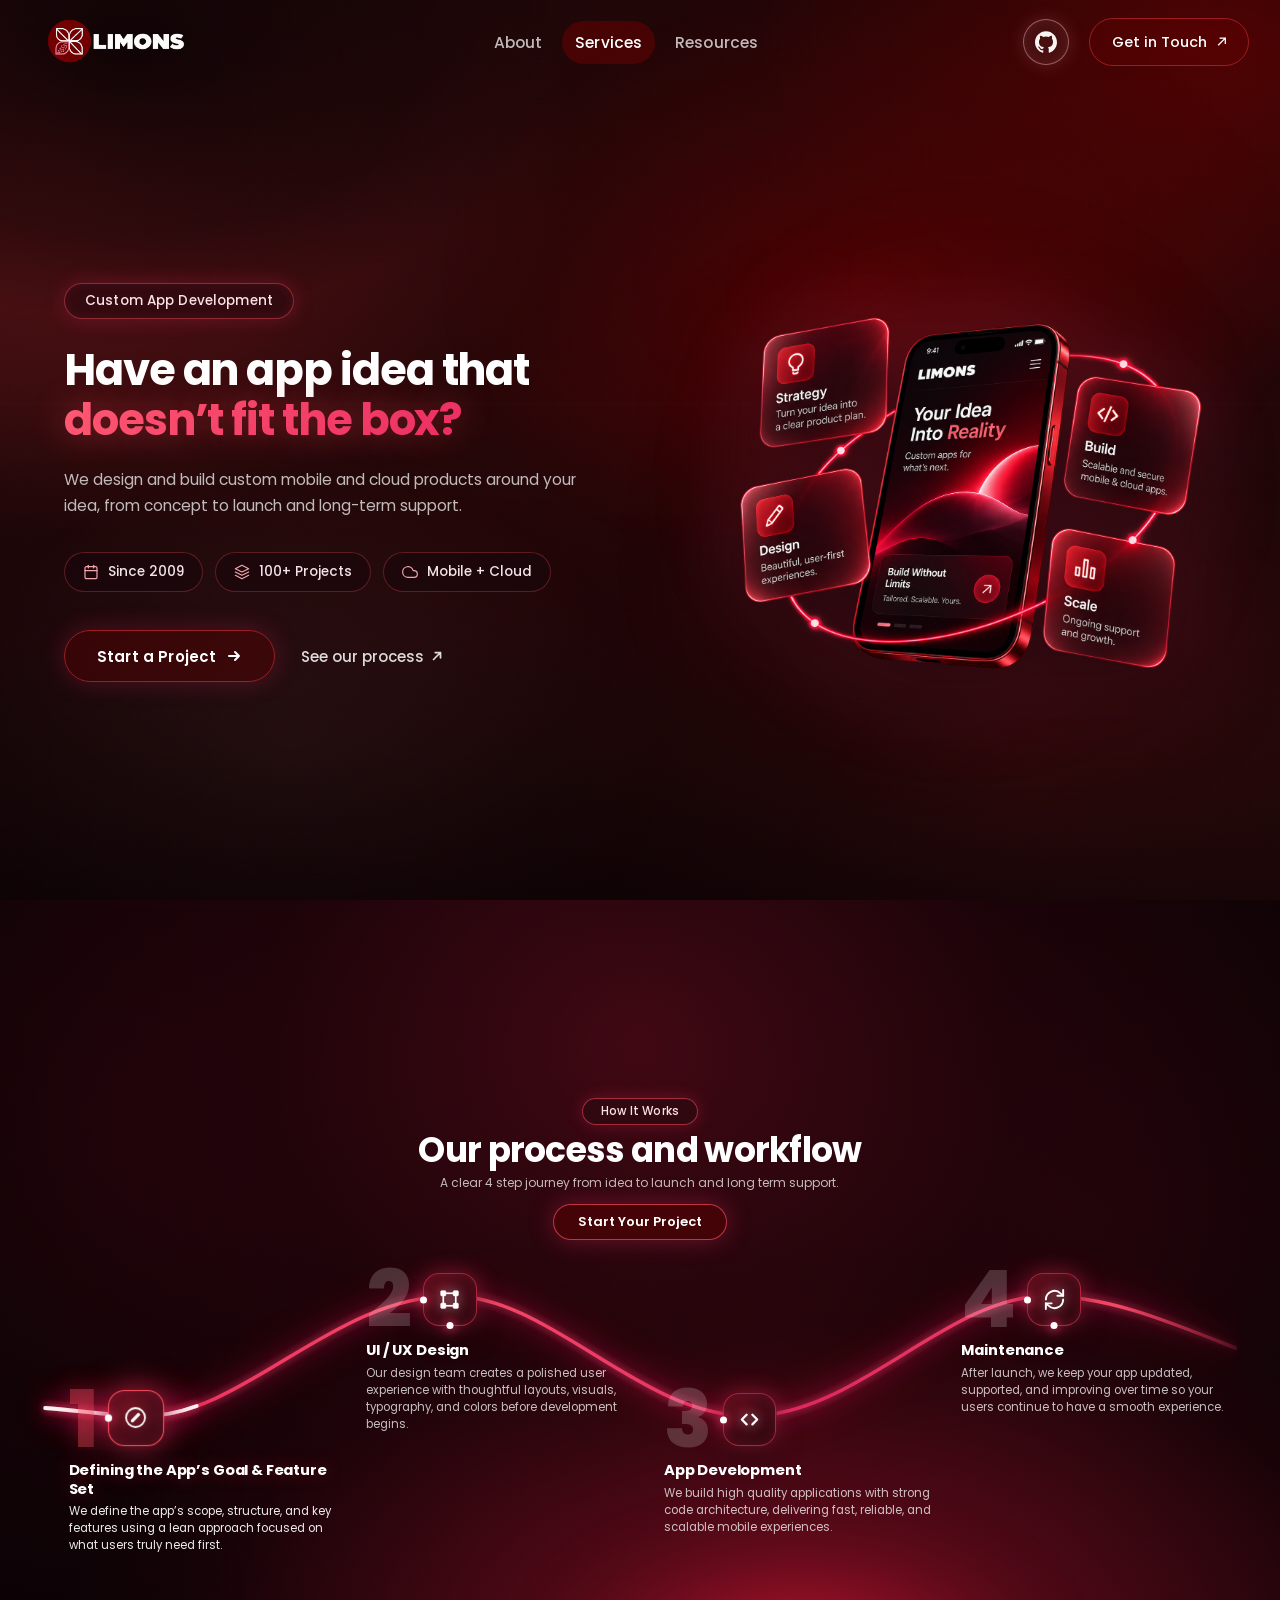
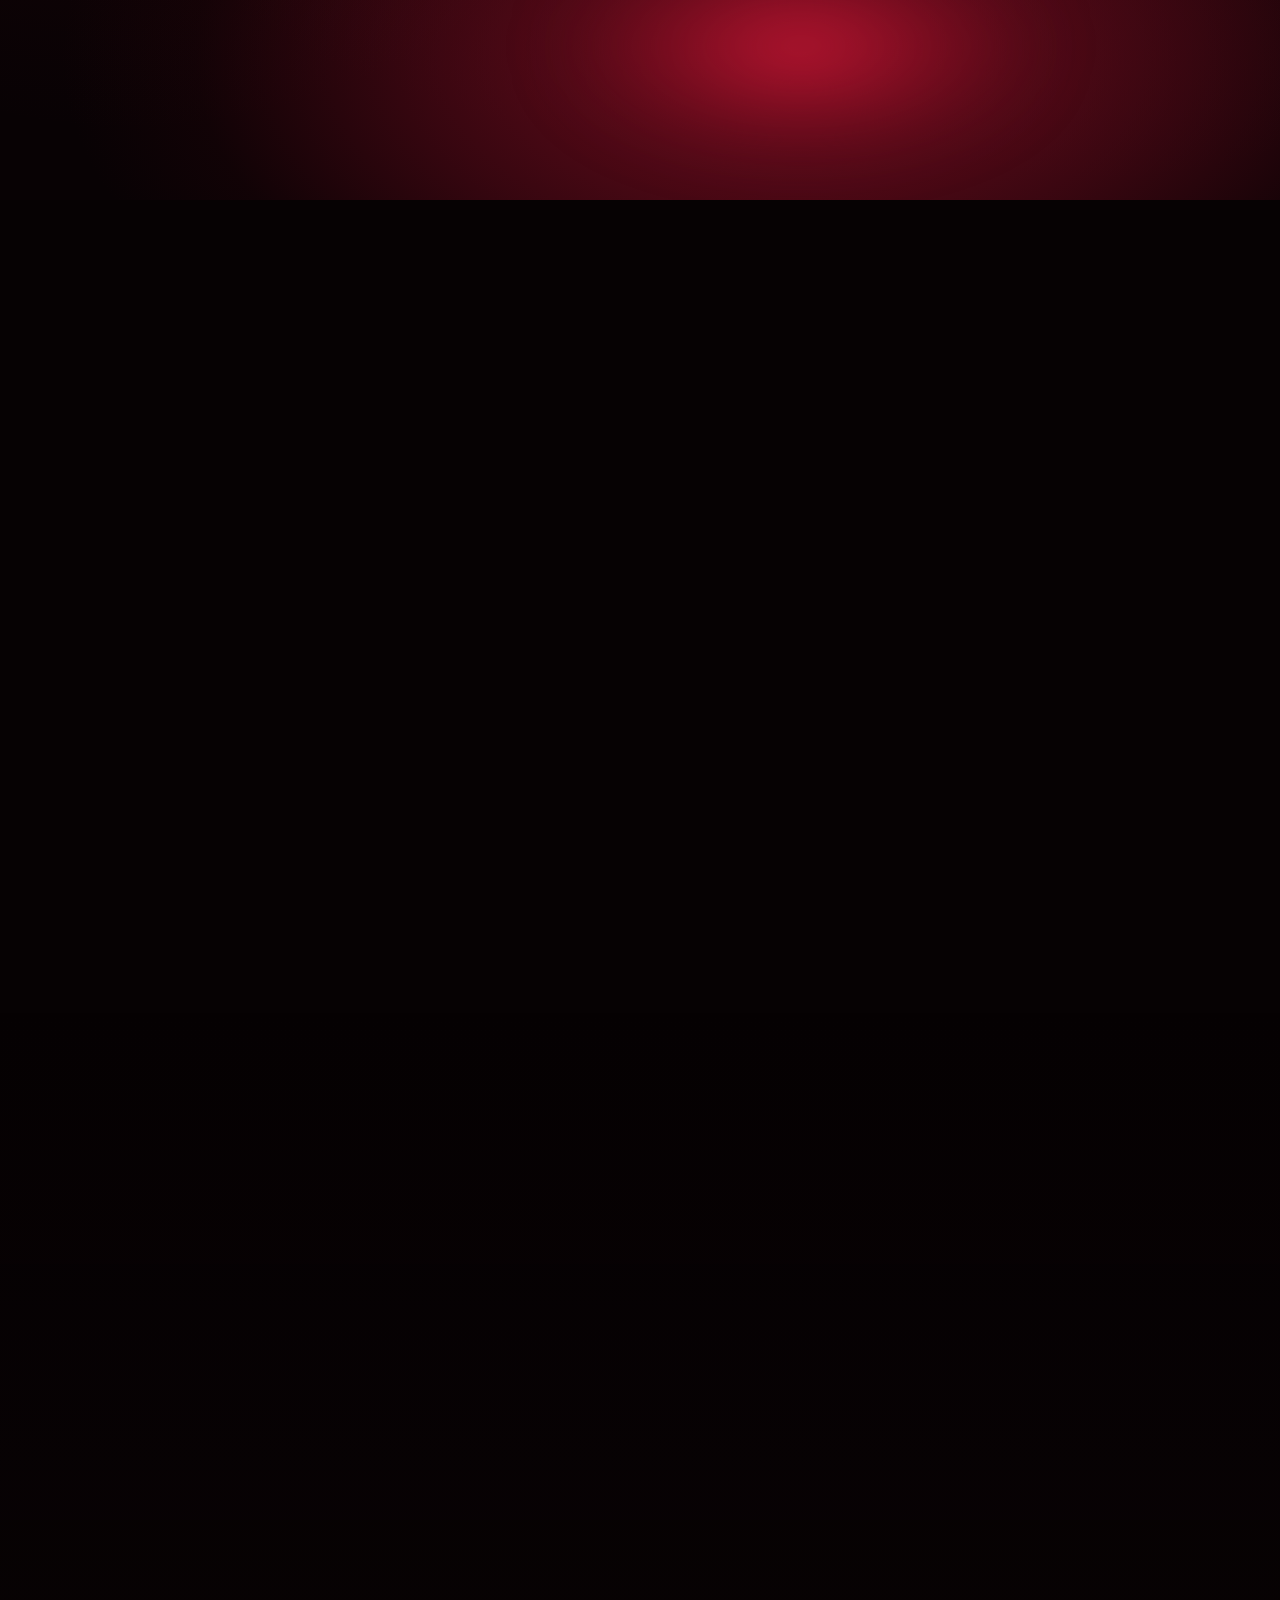
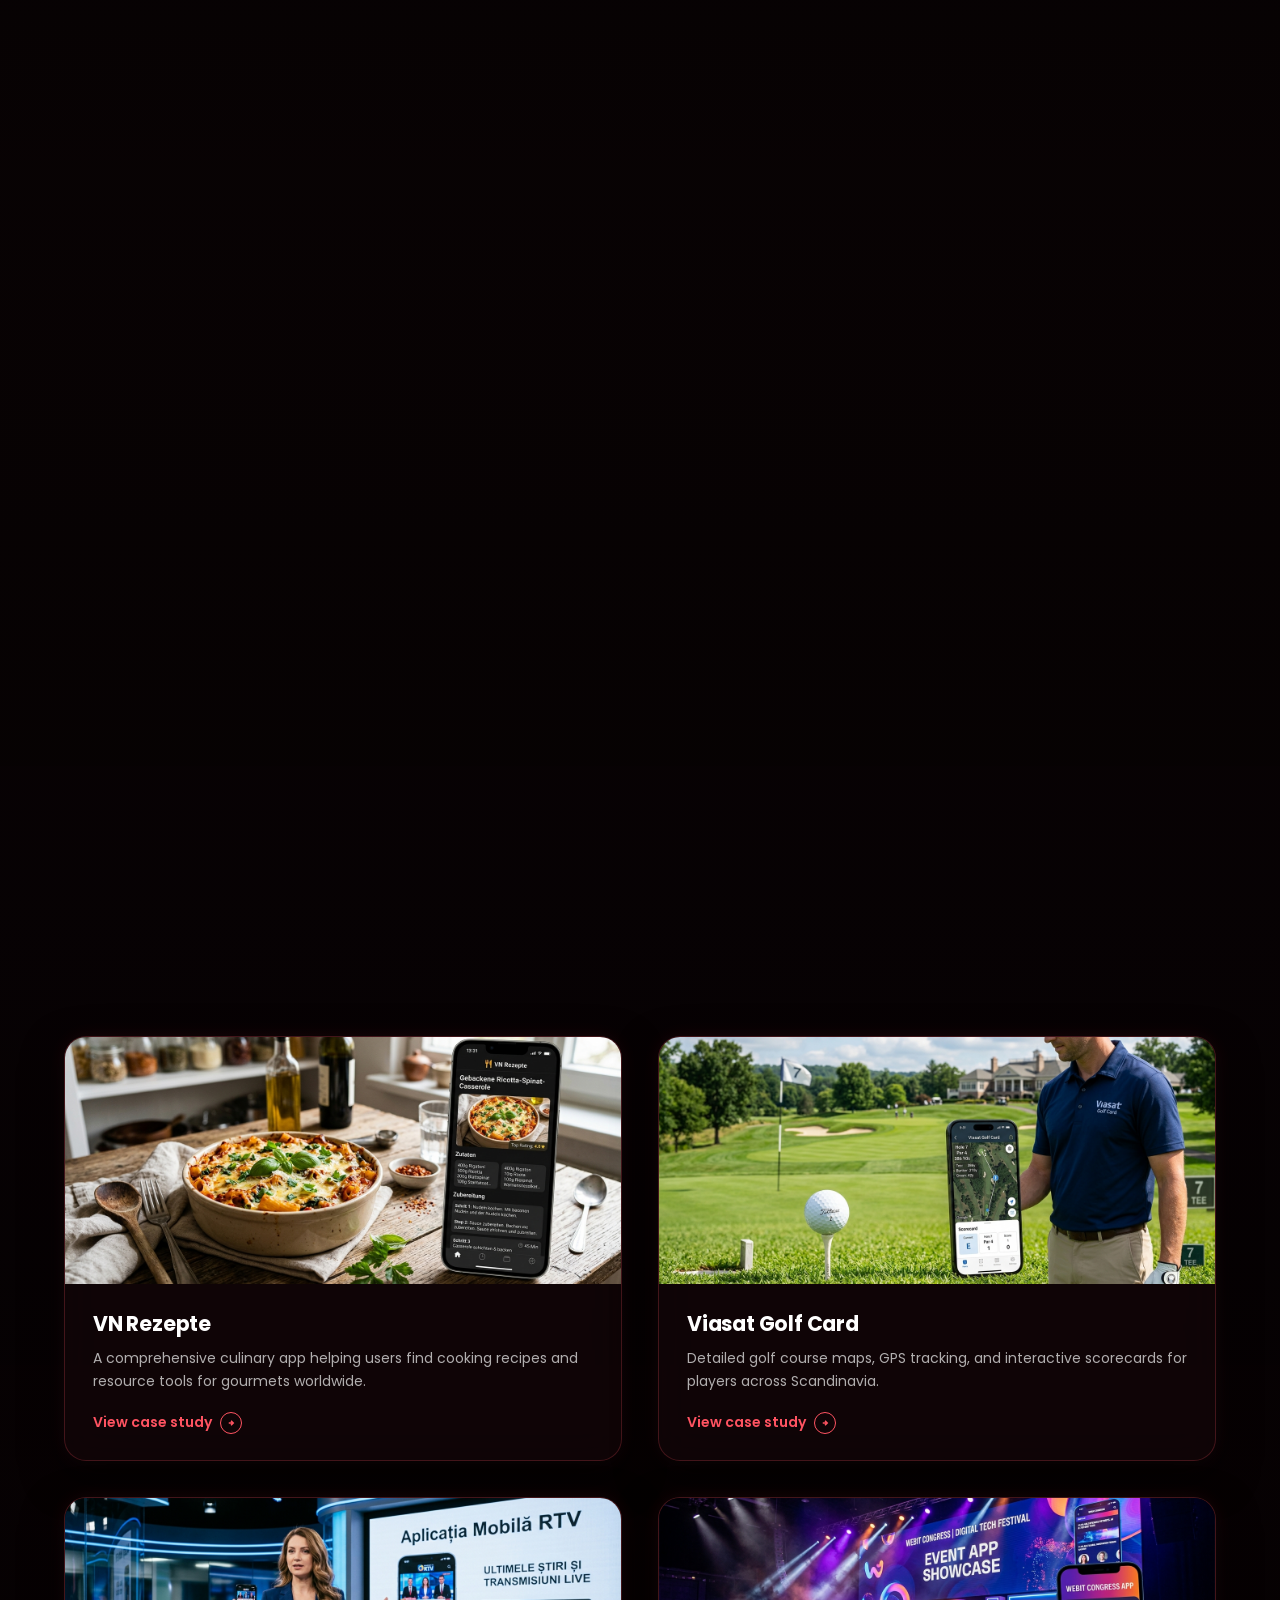
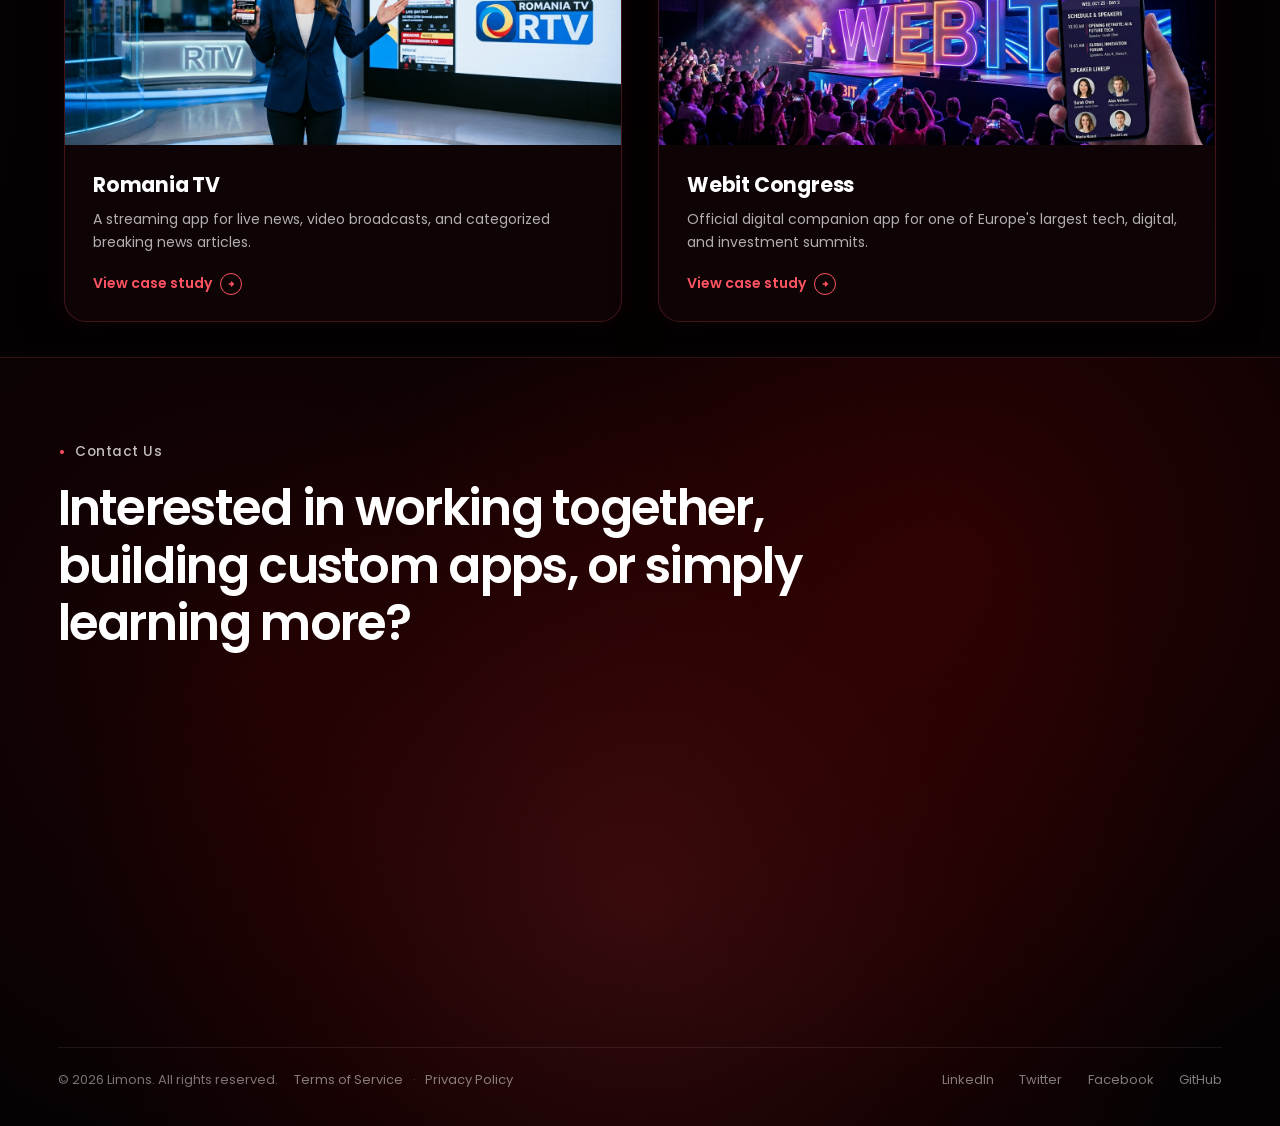
<file: services.html>
<!DOCTYPE html>
<html lang="en">
<head>
  <meta charset="UTF-8">
  <meta name="viewport" content="width=device-width, initial-scale=1.0">
  <meta name="description" content="Custom Mobile Development Services | We design and build bespoke mobile and cloud products around your idea, from concept to launch and long-term support.">
  <title>Services | Limons | We Build Apps</title>
  <link rel="icon" type="image/png" href="assets/images/brand/favicon.png">
  <link rel="shortcut icon" href="favicon.ico">
  <link rel="apple-touch-icon" href="assets/images/brand/favicon.png">
  
  <link rel="preconnect" href="https://fonts.googleapis.com">
  <link rel="preconnect" href="https://fonts.gstatic.com" crossorigin>
  <link href="https://fonts.googleapis.com/css2?family=Poppins:ital,wght@0,300;0,400;0,500;0,600;0,700;0,800;1,400;1,600&display=swap" rel="stylesheet">
  
  <style>
    :root {
      --u: min(100vw / 1672, 100vh / 941);
      --maroon: #680202;
      --brand-red: #9A1E23;
      --neon-red: #ff3366;
      --neon-pink: #ff5361;
      --neon-glow: rgba(255, 51, 102, 0.45);
      --pink: #F3A5AD;
      --ink: #060203;
      --paper: #F7F4F1;
      --ease: cubic-bezier(.16, 1, .3, 1);
    }

    * {
      margin: 0;
      padding: 0;
      box-sizing: border-box;
    }

    html {
      scroll-behavior: smooth;
      background: #060203;
      color: #fff;
      font-family: 'Poppins', system-ui, -apple-system, sans-serif;
      scrollbar-width: thin;
      scrollbar-color: #9A1E23 #0a0304;
    }

    ::-webkit-scrollbar { width: 9px; height: 9px; }
    ::-webkit-scrollbar-track { background: #0a0304; }
    ::-webkit-scrollbar-thumb {
      background: linear-gradient(#c2244a, #680202);
      border-radius: 99px;
      border: 2px solid #0a0304;
    }
    ::-webkit-scrollbar-thumb:hover { background: linear-gradient(#ff3d6e, #9A1E23); }

    body {
      background: #060203;
      color: #fff;
      font-family: 'Poppins', system-ui, -apple-system, sans-serif;
      overflow-x: hidden;
      min-height: 100vh;
      position: relative;
    }

    /* ---------- GLOBAL AURORA & NOISE (Exact match to Home Page) ---------- */
    .bg-aurora-wrap {
      position: fixed;
      inset: 0;
      pointer-events: none;
      z-index: 0;
      overflow: hidden;
    }

    @keyframes auroraA {
      0% { transform: translate3d(-3%, -2%, 0) rotate(0deg) scale(1); }
      50% { transform: translate3d(3%, 3%, 0) rotate(6deg) scale(1.08); }
      100% { transform: translate3d(-2%, 3%, 0) rotate(-5deg) scale(1.03); }
    }

    @keyframes auroraB {
      0% { transform: translate3d(2%, 3%, 0) rotate(0deg) scale(1.04); }
      50% { transform: translate3d(-3%, -2%, 0) rotate(-7deg) scale(1.12); }
      100% { transform: translate3d(2%, -2%, 0) rotate(5deg) scale(1); }
    }

    .aurora-layer-1 {
      position: absolute;
      inset: -25%;
      background:
        radial-gradient(38% 40% at 20% 28%, rgba(154, 30, 35, .58), transparent 70%),
        radial-gradient(34% 36% at 80% 20%, rgba(104, 2, 2, .85), transparent 70%),
        radial-gradient(36% 38% at 70% 75%, rgba(154, 30, 35, .38), transparent 70%),
        linear-gradient(120deg, #1A0A0B 0%, #2a0709 50%, #1A0A0B 100%);
      animation: auroraA 30s ease-in-out infinite alternate;
      will-change: transform;
    }

    .aurora-layer-2 {
      position: absolute;
      inset: -25%;
      background:
        radial-gradient(28% 30% at 32% 72%, rgba(243, 165, 173, .12), transparent 70%),
        radial-gradient(32% 32% at 62% 38%, rgba(104, 2, 2, .65), transparent 70%),
        radial-gradient(40% 40% at 85% 85%, rgba(154, 30, 35, .3), transparent 70%);
      animation: auroraB 36s ease-in-out infinite alternate;
      will-change: transform;
    }

    .aurora-shade {
      position: absolute;
      inset: 0;
      background:
        radial-gradient(ellipse 42% 38% at 10% 5%, rgba(6, 2, 3, .85), rgba(6, 2, 3, .45) 55%, transparent 80%),
        linear-gradient(180deg, rgba(6, 2, 3, .2) 0%, transparent 45%, rgba(6, 2, 3, .75) 100%);
    }

    .aurora-noise {
      position: absolute;
      inset: 0;
      opacity: .055;
      mix-blend-mode: overlay;
      background-image: url("data:image/svg+xml,%3Csvg xmlns='http://www.w3.org/2000/svg' width='160' height='160'%3E%3Cfilter id='n'%3E%3CfeTurbulence baseFrequency='.9' numOctaves='2'/%3E%3C/filter%3E%3Crect width='160' height='160' filter='url(%23n)'/%3E%3C/svg%3E");
    }

    /* ---------- SHARED HEADER / NAVBAR ---------- */
    .site-header {
      position: absolute;
      top: 0;
      left: 0;
      width: 100%;
      z-index: 150;
      background: transparent;
      border: 0;
    }

    .header-inner {
      position: relative;
      width: 100%;
      max-width: none;
      margin: 0;
      height: 108px;
      display: flex;
      align-items: center;
      justify-content: space-between;
      padding: 0;
    }

    .brand-logo,
    .logo {
      position: absolute;
      left: calc(var(--u)*64);
      top: calc(var(--u)*6);
      display: flex;
      align-items: center;
      z-index: 100;
      text-decoration: none;
    }

    .brand-logo img,
    .logo img {
      height: calc(var(--u)*104);
      width: calc(var(--u)*104);
      display: block;
      object-fit: cover;
      object-position: 5% center;
      border-radius: 50%;
      clip-path: circle(46% at 50% 50%);
    }

    .nav-menu {
      position: absolute;
      top: calc(var(--u)*36);
      left: calc(var(--u)*470);
      width: calc(var(--u)*740);
      display: flex;
      align-items: center;
      justify-content: center;
      gap: calc(var(--u)*32);
      z-index: 90;
      pointer-events: auto;
    }

    .nav-link {
      font-size: calc(var(--u)*19.5);
      color: rgba(255, 255, 255, .72);
      text-decoration: none;
      transition: color .35s ease, background .35s ease;
      white-space: nowrap;
      display: inline-flex;
      align-items: center;
      gap: calc(var(--u)*6);
      cursor: pointer;
    }

    .nav-link:hover,
    .nav-link.on {
      color: #fff;
    }

    .drop-arrow {
      width: calc(var(--u)*10);
      height: calc(var(--u)*6);
      transition: transform .5s var(--ease);
      stroke: currentColor;
    }

    .nav-item-dropdown {
      position: relative;
      display: inline-flex;
      align-items: center;
      padding: calc(var(--u)*8) 0;
    }

    .nav-item-dropdown:hover .drop-arrow {
      transform: rotate(180deg);
    }

    .dropdown-menu {
      position: absolute;
      top: 100%;
      left: 50%;
      transform: translateX(-50%) translateY(12px);
      width: calc(var(--u)*360);
      min-width: 290px;
      background: rgba(12, 4, 7, 0.96);
      backdrop-filter: blur(24px);
      -webkit-backdrop-filter: blur(24px);
      border: 1px solid rgba(255, 83, 97, 0.35);
      border-radius: calc(var(--u)*18);
      padding: calc(var(--u)*10);
      box-shadow: 0 calc(var(--u)*24) calc(var(--u)*60) rgba(0, 0, 0, 0.8), 0 0 calc(var(--u)*30) rgba(255, 83, 97, 0.18);
      opacity: 0;
      visibility: hidden;
      pointer-events: none;
      transition: opacity .45s var(--ease), transform .55s var(--ease), visibility .45s;
      z-index: 120;
    }

    .nav-item-dropdown:hover .dropdown-menu,
    .nav-item-dropdown:focus-within .dropdown-menu {
      opacity: 1;
      visibility: visible;
      pointer-events: auto;
      transform: translateX(-50%) translateY(0);
    }

    .dropdown-item {
      display: flex;
      align-items: center;
      gap: calc(var(--u)*12);
      padding: calc(var(--u)*10) calc(var(--u)*14);
      border-radius: calc(var(--u)*12);
      color: rgba(255, 255, 255, 0.82);
      text-decoration: none;
      transition: all .35s var(--ease);
    }

    .dropdown-item:hover {
      background: rgba(255, 83, 97, 0.18);
      color: #fff;
      transform: translateX(calc(var(--u)*4));
    }

    .drop-badge {
      width: calc(var(--u)*34);
      height: calc(var(--u)*34);
      border-radius: calc(var(--u)*10);
      background: rgba(255, 255, 255, 0.08);
      border: 1px solid rgba(255, 255, 255, 0.15);
      display: grid;
      place-items: center;
      color: var(--pink);
      flex-shrink: 0;
      transition: all 0.3s ease;
    }

    .drop-badge svg {
      width: calc(var(--u)*18);
      height: calc(var(--u)*18);
      stroke: currentColor;
      fill: none;
      stroke-width: 1.8;
      stroke-linecap: round;
      stroke-linejoin: round;
    }

    .dropdown-item:hover .drop-badge {
      background: linear-gradient(135deg, #ff5361, #ea2b64);
      color: #fff;
      border-color: transparent;
      box-shadow: 0 0 calc(var(--u)*14) rgba(255, 83, 97, 0.45);
    }

    .drop-text {
      display: flex;
      flex-direction: column;
      text-align: left;
    }

    .drop-title {
      font-size: calc(var(--u)*14.5);
      font-weight: 600;
      color: #fff;
      line-height: 1.2;
    }

    .drop-desc {
      font-size: calc(var(--u)*11);
      color: rgba(255, 255, 255, 0.52);
      margin-top: calc(var(--u)*2);
      line-height: 1.2;
    }

    .header-actions {
      position: absolute;
      left: calc(var(--u)*1286);
      top: calc(var(--u)*20);
      display: flex;
      align-items: center;
      gap: calc(var(--u)*16);
      z-index: 110;
    }

    .gh-trigger {
      width: 44px;
      height: 44px;
      border-radius: 50%;
      background: rgba(255, 255, 255, 0.06);
      border: 1px solid rgba(255, 255, 255, 0.14);
      display: grid;
      place-items: center;
      color: #fff;
      text-decoration: none;
      transition: all 0.3s ease;
    }

    .gh-trigger svg {
      width: 20px;
      height: 20px;
      fill: currentColor;
    }

    .gh-trigger:hover {
      background: rgba(255, 83, 97, 0.22);
      border-color: rgba(255, 83, 97, 0.5);
      box-shadow: 0 0 16px rgba(255, 83, 97, 0.4);
    }

    .gh-modal {
      position: absolute;
      top: calc(100% + 12px);
      right: 0;
      width: 320px;
      background: rgba(18, 5, 8, 0.97);
      backdrop-filter: blur(24px);
      -webkit-backdrop-filter: blur(24px);
      border: 1px solid rgba(255, 83, 97, 0.28);
      border-radius: 20px;
      padding: 24px 26px;
      box-shadow: 0 20px 50px rgba(0, 0, 0, 0.8), 0 0 30px rgba(154, 30, 35, 0.25);
      opacity: 0;
      visibility: hidden;
      transform: translateY(10px);
      transition: opacity 0.35s ease, transform 0.35s ease, visibility 0.35s ease;
      z-index: 9999;
      pointer-events: none;
      display: flex;
      flex-direction: column;
      gap: 10px;
      text-align: left;
    }

    .gh-modal::before {
      content: "";
      position: absolute;
      top: -20px;
      left: 0;
      right: 0;
      height: 24px;
      background: transparent;
    }

    .gh-hover:hover .gh-modal,
    .gh-hover:focus-within .gh-modal,
    .gh-hover.is-open .gh-modal,
    .gh-trigger:hover + .gh-modal,
    .gh-modal:hover {
      opacity: 1;
      visibility: visible;
      transform: translateY(0);
      pointer-events: auto;
    }

    .gh-modal h4 {
      font-size: 24px;
      font-weight: 700;
      color: #fff;
      margin: 0;
      letter-spacing: -0.02em;
      line-height: 1.25;
    }

    .gh-modal p {
      font-size: 14px;
      line-height: 1.55;
      color: rgba(255, 255, 255, 0.72);
      margin: 0 0 6px 0;
      font-weight: 400;
    }

    .gh-modal-btn {
      display: inline-flex;
      align-items: center;
      gap: 10px;
      padding: 10px 18px;
      border-radius: 12px;
      font-size: 14px;
      font-weight: 600;
      color: #fff;
      background: rgba(255, 255, 255, 0.08);
      border: 1px solid rgba(255, 255, 255, 0.18);
      text-decoration: none;
      width: fit-content;
      transition: all 0.25s ease;
      cursor: pointer;
    }

    .gh-modal-btn:hover {
      background: rgba(255, 83, 97, 0.22);
      border-color: rgba(255, 83, 97, 0.5);
      box-shadow: 0 4px 18px rgba(234, 43, 100, 0.35);
      color: #fff;
      transform: translateY(-1px);
    }

    .btn-contact {
      position: relative;
      width: calc(var(--u)*172);
      height: calc(var(--u)*54);
      border: calc(var(--u)*1.6) solid #c04057;
      border-radius: 99px;
      display: flex;
      align-items: center;
      justify-content: center;
      gap: calc(var(--u)*9);
      font-size: calc(var(--u)*18.5);
      font-weight: 500;
      color: #fff;
      text-decoration: none;
      background: rgba(80, 10, 20, .25);
      transition: background .35s, box-shadow .35s, transform .2s;
      white-space: nowrap;
    }

    .btn-contact:hover {
      background: rgba(192, 64, 87, .35);
      box-shadow: 0 0 calc(var(--u)*30) rgba(192, 64, 87, .45);
      transform: translateY(-1px);
    }

    .btn-contact svg {
      width: calc(var(--u)*15);
      height: calc(var(--u)*15);
    }

    .mobile-toggle {
      display: none;
      flex-direction: column;
      gap: 5px;
      background: transparent;
      border: none;
      cursor: pointer;
      padding: 8px;
      z-index: 330;
    }

    .mobile-toggle span {
      display: block;
      width: 24px;
      height: 2px;
      background: #fff;
      border-radius: 2px;
      transition: transform 0.3s ease, opacity 0.3s ease;
    }

    /* ===================================================================
       SECTION 1: HERO SECTION (Exact Match to Screenshot 1)
       =================================================================== */
    .services-hero {
      position: relative;
      min-height: 100vh;
      display: flex;
      align-items: center;
      justify-content: center;
      padding: 135px clamp(24px, 5vw, 90px) 70px;
      z-index: 10;
      overflow: hidden;
    }

    .hero-container {
      width: 100%;
      max-width: 1420px;
      margin: 0 auto;
      display: grid;
      grid-template-columns: 1.15fr 0.95fr;
      align-items: center;
      gap: clamp(24px, 3.5vw, 60px);
    }

    /* Left Column */
    .hero-content {
      position: relative;
      z-index: 2;
    }

    .pill-badge {
      display: inline-flex;
      align-items: center;
      gap: 8px;
      padding: 7px 20px;
      border-radius: 999px;
      font-size: 13.5px;
      font-weight: 500;
      letter-spacing: 0.01em;
      color: #fce2e6;
      background: rgba(45, 10, 16, 0.7);
      border: 1px solid rgba(255, 83, 97, 0.45);
      box-shadow: 0 0 20px rgba(234, 43, 100, 0.25), inset 0 0 12px rgba(234, 43, 100, 0.12);
      margin-bottom: 26px;
      backdrop-filter: blur(12px);
      -webkit-backdrop-filter: blur(12px);
    }

    .hero-title {
      font-size: clamp(28px, 3.4vw, 52px);
      font-weight: 700;
      line-height: 1.14;
      letter-spacing: -0.025em;
      color: #ffffff;
      margin-bottom: 22px;
    }

    .hero-title .title-top-line {
      display: inline-block;
      white-space: nowrap !important;
    }

    .hero-title .highlight-red {
      display: inline-block;
      white-space: nowrap !important;
      color: #ff4d68;
      background: linear-gradient(135deg, #ff5c77 0%, #ea2b64 100%);
      -webkit-background-clip: text;
      -webkit-text-fill-color: transparent;
      text-shadow: 0 0 35px rgba(255, 83, 97, 0.45);
    }

    @media (max-width: 520px) {
      .hero-title .title-top-line,
      .hero-title .highlight-red {
        white-space: normal !important;
      }
    }

    .hero-description {
      font-size: clamp(15.5px, 1.15vw, 17.5px);
      line-height: 1.65;
      color: rgba(255, 255, 255, 0.72);
      max-width: 530px;
      margin-bottom: 34px;
      font-weight: 400;
    }

    /* Badges Row */
    .hero-badges-row {
      display: flex;
      flex-wrap: wrap;
      align-items: center;
      gap: 12px;
      margin-bottom: 38px;
    }

    .feature-pill {
      display: inline-flex;
      align-items: center;
      gap: 9px;
      padding: 9px 18px;
      border-radius: 999px;
      background: rgba(25, 7, 12, 0.65);
      border: 1px solid rgba(255, 83, 97, 0.28);
      font-size: 13.5px;
      font-weight: 500;
      color: #f2e4e6;
      backdrop-filter: blur(14px);
      -webkit-backdrop-filter: blur(14px);
      transition: all 0.3s ease;
    }

    .feature-pill:hover {
      border-color: rgba(255, 83, 97, 0.55);
      background: rgba(45, 12, 20, 0.85);
      box-shadow: 0 0 16px rgba(255, 83, 97, 0.25);
      transform: translateY(-2px);
    }

    .feature-pill svg {
      width: 16px;
      height: 16px;
      stroke: var(--pink);
      fill: none;
      stroke-width: 1.8;
      stroke-linecap: round;
      stroke-linejoin: round;
      flex-shrink: 0;
    }

    /* CTA Row */
    .hero-cta-row {
      display: flex;
      align-items: center;
      gap: 26px;
      flex-wrap: wrap;
    }

    .btn-start-project {
      position: relative;
      display: inline-flex;
      align-items: center;
      justify-content: center;
      gap: 10px;
      height: 52px;
      padding: 0 32px;
      border-radius: 999px;
      background: rgba(104, 2, 2, 0.35);
      border: 1.5px solid #9A1E23;
      box-shadow: 0 0 24px rgba(234, 43, 100, 0.25);
      color: #fff;
      font-size: 15px;
      font-weight: 600;
      text-decoration: none;
      letter-spacing: 0.01em;
      transition: all 0.35s cubic-bezier(.16, 1, .3, 1);
      overflow: hidden;
      isolation: isolate;
    }

    .btn-start-project::before {
      content: "";
      position: absolute;
      left: -12%;
      right: -12%;
      bottom: -2px;
      height: 0;
      z-index: -1;
      background: linear-gradient(0deg, #680202 0%, #ea2b64 100%);
      border-radius: 50% 50% 0 0 / 100% 100% 0 0;
      transition: height 0.55s cubic-bezier(.16, 1, .3, 1), border-radius 0.55s cubic-bezier(.16, 1, .3, 1);
      pointer-events: none;
    }

    .btn-start-project:hover::before,
    .btn-start-project:focus-visible::before {
      height: 145%;
      border-radius: 0;
    }

    .btn-start-project:hover {
      border-color: #ff5361;
      box-shadow: 0 10px 32px rgba(255, 83, 97, 0.65), 0 0 60px rgba(234, 43, 100, 0.35);
      transform: translateY(-2px);
    }

    .btn-start-project > * {
      position: relative;
      z-index: 1;
    }

    .btn-start-project svg {
      width: 16px;
      height: 16px;
      stroke: currentColor;
      fill: none;
      stroke-width: 2;
      stroke-linecap: round;
      stroke-linejoin: round;
      transition: transform 0.3s ease;
    }

    .btn-start-project:hover svg {
      transform: translateX(4px);
    }

    .link-process {
      display: inline-flex;
      align-items: center;
      gap: 6px;
      font-size: 15px;
      font-weight: 500;
      color: rgba(255, 255, 255, 0.85);
      text-decoration: none;
      transition: color 0.25s ease, transform 0.25s ease;
      padding: 6px 0;
    }

    .link-process:hover {
      color: #ff6b8b;
      transform: translateX(2px);
    }

    .link-process svg {
      width: 14px;
      height: 14px;
      stroke: currentColor;
      fill: none;
      stroke-width: 2;
      stroke-linecap: round;
      stroke-linejoin: round;
      transition: transform 0.3s ease;
    }

    .link-process:hover svg {
      transform: translate(2px, -2px);
    }

    /* Right Column (Visual Image) */
    .hero-visual {
      position: relative;
      display: flex;
      align-items: center;
      justify-content: center;
    }

    .hero-glow-back {
      position: absolute;
      width: 100%;
      height: 100%;
      max-width: 580px;
      max-height: 580px;
      border-radius: 50%;
      background: radial-gradient(circle, rgba(234, 43, 100, 0.28) 0%, rgba(154, 30, 35, 0.15) 45%, transparent 72%);
      filter: blur(55px);
      pointer-events: none;
      z-index: 1;
      animation: pulseGlow 6s ease-in-out infinite alternate;
    }

    @keyframes pulseGlow {
      0% { transform: scale(0.92); opacity: 0.75; }
      100% { transform: scale(1.08); opacity: 1; }
    }

    /* Hero Mockup Bottom-To-Top Reveal Animation (Exact Match to User Request) */
    .hero-mockup-reveal {
      position: relative;
      z-index: 2;
      width: 100%;
      display: flex;
      justify-content: center;
      opacity: 0;
      transform: translateY(85px);
      transition:
        opacity 1.2s cubic-bezier(0.16, 1, 0.3, 1) 0.15s,
        transform 1.3s cubic-bezier(0.16, 1, 0.3, 1) 0.15s;
      will-change: opacity, transform;
    }

    .hero-mockup-reveal.in {
      opacity: 1;
      transform: translateY(0);
    }

    .hero-img-wrap {
      position: relative;
      z-index: 2;
      width: 100%;
      display: flex;
      justify-content: center;
      animation: floatHero 6s ease-in-out infinite alternate;
    }

    @keyframes floatHero {
      0% { transform: translateY(0px) rotate(0deg); }
      50% { transform: translateY(-8px) rotate(0.4deg); }
      100% { transform: translateY(6px) rotate(-0.3deg); }
    }

    .hero-main-img {
      width: 100%;
      max-width: 660px;
      height: auto;
      object-fit: contain;
      filter: drop-shadow(0 25px 45px rgba(0, 0, 0, 0.65)) drop-shadow(0 0 40px rgba(255, 51, 102, 0.25));
    }

    /* ===================================================================
       SECTION 2: PINNED PROCESS AND WORKFLOW (Screenshot Exact Match)
       =================================================================== */
    .process-pin-track {
      position: relative;
      height: 190vh; /* Smooth, responsive pinning scroll duration */
      z-index: 20;
    }

    .process-sticky-stage {
      position: sticky;
      top: 0;
      height: 100vh;
      height: 100dvh;
      width: 100%;
      display: flex;
      flex-direction: column;
      justify-content: center;
      align-items: center;
      padding: 20px clamp(18px, 3.5vw, 50px) 15px;
      box-sizing: border-box;
      background:
        /* Prominent maroon/crimson glow pool directly under Step 3 (Screenshot match) */
        radial-gradient(ellipse 65% 50% at 62% 84%, rgba(195, 22, 52, 0.58) 0%, rgba(135, 14, 36, 0.38) 45%, rgba(65, 6, 16, 0.16) 72%, transparent 88%),
        /* Ambient red glow behind top header */
        radial-gradient(circle at 50% 16%, rgba(175, 20, 50, 0.32) 0%, rgba(85, 8, 22, 0.16) 38%, transparent 70%),
        /* Subtle glow top-left */
        radial-gradient(circle at 10% 26%, rgba(130, 14, 34, 0.16) 0%, transparent 45%),
        /* Subtle glow far-right */
        radial-gradient(circle at 86% 36%, rgba(135, 15, 36, 0.16) 0%, transparent 45%),
        /* Deep dark black base (pitch dark under step 1) */
        #080204;
      overflow: hidden;
    }

    .process-inner-container {
      position: relative;
      width: 100%;
      max-width: 1360px;
      display: flex;
      flex-direction: column;
      align-items: center;
      margin: 0 auto;
    }

    /* Process Header */
    .process-header {
      text-align: center;
      margin-bottom: 8px;
      position: relative;
      z-index: 30;
      flex-shrink: 0;
    }

    .process-badge {
      display: inline-flex;
      align-items: center;
      padding: 4px 18px;
      border-radius: 999px;
      font-size: 11.5px;
      font-weight: 500;
      letter-spacing: 0.02em;
      color: #fce2e6;
      background: rgba(45, 10, 18, 0.65);
      border: 1px solid rgba(255, 75, 100, 0.55);
      box-shadow: 0 0 16px rgba(255, 51, 102, 0.25);
      margin-bottom: 6px;
      backdrop-filter: blur(12px);
    }

    .process-title {
      font-size: clamp(24px, 2.7vw, 38px);
      font-weight: 700;
      letter-spacing: -0.02em;
      color: #ffffff;
      margin-bottom: 4px;
      line-height: 1.15;
    }

    .process-subtitle {
      font-size: clamp(12px, 0.92vw, 14.5px);
      color: rgba(255, 255, 255, 0.72);
      max-width: 540px;
      margin: 0 auto 12px;
      line-height: 1.4;
    }

    .btn-workflow-start {
      position: relative;
      overflow: hidden;
      isolation: isolate;
      display: inline-flex;
      align-items: center;
      justify-content: center;
      height: 36px;
      padding: 0 24px;
      border-radius: 999px;
      background: rgba(104, 2, 2, 0.4);
      border: 1px solid rgba(255, 83, 97, 0.65);
      box-shadow: 0 0 25px rgba(234, 43, 100, 0.35);
      color: #ffffff;
      font-size: 13px;
      font-weight: 600;
      text-decoration: none;
      transition: all 0.35s cubic-bezier(.16, 1, .3, 1);
    }

    .btn-workflow-start::before {
      content: "";
      position: absolute;
      left: -12%;
      right: -12%;
      bottom: -2px;
      height: 0;
      z-index: -1;
      background: linear-gradient(0deg, #680202 0%, #ea2b64 100%);
      border-radius: 50% 50% 0 0 / 100% 100% 0 0;
      transition: height 0.55s cubic-bezier(.16, 1, .3, 1), border-radius 0.55s cubic-bezier(.16, 1, .3, 1);
      pointer-events: none;
    }

    .btn-workflow-start:hover::before,
    .btn-workflow-start:focus-visible::before {
      height: 145%;
      border-radius: 0;
    }

    .btn-workflow-start:hover {
      border-color: #ff5361;
      box-shadow: 0 0 32px rgba(255, 83, 97, 0.7), 0 0 60px rgba(234, 43, 100, 0.4);
      transform: translateY(-1px);
    }

    .btn-workflow-start > * {
      position: relative;
      z-index: 1;
    }

    /* Diagram Stage */
    .diagram-stage {
      position: relative;
      width: 100%;
      height: 350px;
      margin-top: 10px;
    }

    /* SVG Curved Wave Line */
    .diagram-svg-wrap {
      position: absolute;
      inset: 0;
      width: 100%;
      height: 100%;
      pointer-events: none;
      z-index: 2;
    }

    .diagram-svg {
      width: 100%;
      height: 100%;
      overflow: visible;
    }

    /* Base dormant glowing line */
    .wave-path-base {
      fill: none;
      stroke: url(#waveNeonGrad);
      stroke-width: 3.5px;
      stroke-linecap: round;
      opacity: 0.95;
    }

    /* Active colored line (draws with scroll) */
    .wave-path-active {
      fill: none;
      stroke: #ffffff;
      stroke-width: 3.8px;
      stroke-linecap: round;
      will-change: stroke-dashoffset;
      opacity: 0.95;
    }

    /* Step Nodes Layout */
    .step-node {
      position: absolute;
      width: 23%;
      max-width: 280px;
      z-index: 10;
      transition: all 0.4s var(--ease);
    }

    /* Coordinates for 4 Steps (Sinusoidal matching screenshot) */
    .step-node.step-1 {
      left: 2%;
      top: 130px;
    }

    .step-node.step-2 {
      left: 27%;
      top: 10px;
    }

    .step-node.step-3 {
      left: 52%;
      top: 130px;
    }

    /* Maroon shade glow directly under Step 3 (Screenshot match) */
    .step-node.step-3::after {
      content: "";
      position: absolute;
      left: 50%;
      top: 100%;
      transform: translateX(-50%);
      width: 480px;
      height: 220px;
      border-radius: 50%;
      background: radial-gradient(ellipse at center, rgba(210, 24, 55, 0.7) 0%, rgba(145, 14, 36, 0.45) 42%, rgba(75, 8, 20, 0.18) 70%, transparent 85%);
      filter: blur(28px);
      pointer-events: none;
      z-index: 1;
    }

    .step-node.step-4 {
      left: 77%;
      top: 10px;
    }

    /* Step Top Row: Big Number + Icon side by side */
    .step-top-row {
      display: flex;
      align-items: center;
      gap: 14px;
      margin-bottom: 10px;
    }

    /* Big Integer (1, 2, 3, 4 - screenshot scale) */
    .step-num {
      font-family: 'Poppins', system-ui, sans-serif;
      font-size: clamp(70px, 6.2vw, 94px);
      font-weight: 800;
      line-height: 0.8;
      color: rgba(255, 255, 255, 0.18);
      user-select: none;
      pointer-events: none;
      transition: color 0.4s var(--ease), text-shadow 0.4s var(--ease);
      flex-shrink: 0;
      letter-spacing: -0.04em;
    }

    .step-node.is-active .step-num,
    .step-node:hover .step-num {
      color: rgba(255, 83, 97, 0.35);
      text-shadow: 0 0 25px rgba(255, 51, 102, 0.35);
    }

    /* Glassmorphic Icon Box with Red Glow */
    .step-icon-box {
      position: relative;
      width: clamp(52px, 4.2vw, 60px);
      height: clamp(52px, 4.2vw, 60px);
      border-radius: 16px;
      background: radial-gradient(circle at 35% 30%, rgba(95, 14, 28, 0.95), rgba(28, 5, 10, 0.98));
      border: 1.5px solid rgba(255, 65, 95, 0.55);
      box-shadow: 0 0 22px rgba(255, 51, 102, 0.42),
                  inset 0 0 14px rgba(255, 51, 102, 0.22),
                  0 10px 24px rgba(0, 0, 0, 0.6);
      display: grid;
      place-items: center;
      backdrop-filter: blur(12px);
      -webkit-backdrop-filter: blur(12px);
      flex-shrink: 0;
      transition: transform 0.35s var(--ease), box-shadow 0.35s var(--ease), border-color 0.35s var(--ease);
    }

    .step-node.is-active .step-icon-box,
    .step-node:hover .step-icon-box {
      transform: translateY(-2px) scale(1.04);
      border-color: #ff5361;
      box-shadow: 0 0 32px rgba(255, 51, 102, 0.7),
                  inset 0 0 18px rgba(255, 51, 102, 0.35),
                  0 14px 30px rgba(0, 0, 0, 0.7);
    }

    .step-icon {
      width: clamp(22px, 1.8vw, 25px);
      height: clamp(22px, 1.8vw, 25px);
      stroke: #ffffff;
      fill: none;
      filter: drop-shadow(0 0 6px rgba(255, 255, 255, 0.5));
      transition: filter 0.35s var(--ease);
    }

    .step-node.is-active .step-icon {
      filter: drop-shadow(0 0 8px rgba(255, 83, 97, 0.9));
    }

    /* Glowing Dots on Curve / Icon edges */
    .step-dot {
      position: absolute;
      width: 7px;
      height: 7px;
      border-radius: 50%;
      background: #ffffff;
      box-shadow: 0 0 10px #ff3366, 0 0 18px #ff4d6d;
      z-index: 6;
      pointer-events: none;
    }

    .step-dot.dot-left {
      left: -4px;
      top: 50%;
      transform: translateY(-50%);
    }

    .step-dot.dot-bottom {
      bottom: -4px;
      left: 50%;
      transform: translateX(-50%);
    }

    /* Step Text Block (Directly below Number + Icon) */
    .step-text-block {
      position: relative;
      z-index: 5;
    }

    .step-heading {
      font-size: clamp(14.5px, 1.15vw, 17px);
      font-weight: 700;
      line-height: 1.25;
      color: #ffffff;
      margin: 0 0 5px 0;
      letter-spacing: -0.01em;
      transition: text-shadow 0.3s ease;
    }

    .step-node.is-active .step-heading {
      text-shadow: 0 0 18px rgba(255, 83, 97, 0.4);
    }

    .step-paragraph {
      font-size: clamp(11.5px, 0.85vw, 12.8px);
      line-height: 1.48;
      color: rgba(255, 255, 255, 0.74);
      margin: 0;
      max-width: 270px;
    }

    .step-node.is-active .step-paragraph {
      color: rgba(255, 255, 255, 0.92);
    }

    /* ===================================================================
       NEW SECTION 3: APPS WE'VE BUILT (Natural Flow Gap)
       =================================================================== */
    .apps-built-section {
      position: relative;
      padding: 48px clamp(24px, 5vw, 80px) 35px;
      margin-top: 0;
      z-index: 25;
      background: linear-gradient(180deg, transparent 0%, rgba(10, 3, 5, 0.5) 30%, transparent 100%);
    }

    .apps-built-container {
      max-width: 1380px;
      margin: 0 auto;
    }

    .apps-built-header {
      text-align: center;
      margin-bottom: 34px;
    }

    .apps-built-badge {
      display: inline-flex;
      align-items: center;
      padding: 6px 20px;
      border-radius: 999px;
      font-size: 13px;
      font-weight: 500;
      letter-spacing: 0.02em;
      color: #fce2e6;
      background: rgba(45, 10, 16, 0.7);
      border: 1px solid rgba(255, 83, 97, 0.45);
      box-shadow: 0 0 16px rgba(234, 43, 100, 0.25);
      margin-bottom: 14px;
      backdrop-filter: blur(12px);
    }

    .apps-built-title {
      font-size: clamp(34px, 4vw, 54px);
      font-weight: 700;
      letter-spacing: -0.02em;
      color: #ffffff;
      margin-bottom: 10px;
      line-height: 1.15;
    }

    .apps-built-title .highlight-built {
      color: #ff5a86;
      background: linear-gradient(135deg, #ff6b91 0%, #ea2b64 100%);
      -webkit-background-clip: text;
      -webkit-text-fill-color: transparent;
      text-shadow: 0 0 35px rgba(255, 83, 97, 0.45);
    }

    .apps-built-sub {
      font-size: clamp(14.5px, 1.1vw, 17px);
      color: rgba(255, 255, 255, 0.68);
      max-width: 620px;
      margin: 0 auto;
      line-height: 1.55;
    }

    /* 2-Column Grid of App Cards */
    .apps-built-grid {
      display: grid;
      grid-template-columns: repeat(2, 1fr);
      gap: clamp(24px, 3vw, 36px);
    }

    .app-card-item {
      position: relative;
      background: rgba(18, 5, 8, 0.82);
      border: 1px solid rgba(255, 83, 97, 0.22);
      border-radius: 22px;
      overflow: hidden;
      backdrop-filter: blur(20px);
      -webkit-backdrop-filter: blur(20px);
      box-shadow: 0 16px 40px rgba(0, 0, 0, 0.6), 0 0 20px rgba(255, 83, 97, 0.08);
      display: flex;
      flex-direction: column;
      transition: all 0.4s var(--ease);
    }

    .app-card-item:hover {
      border-color: rgba(255, 83, 97, 0.55);
      box-shadow: 0 20px 50px rgba(0, 0, 0, 0.75), 0 0 30px rgba(255, 83, 97, 0.25);
      transform: translateY(-4px);
    }

    .app-card-visual {
      position: relative;
      width: 100%;
      aspect-ratio: 2.25 / 1;
      overflow: hidden;
      background: #0f0306;
    }

    .app-card-visual img {
      width: 100%;
      height: 100%;
      object-fit: cover;
      object-position: center;
      transition: transform 0.6s var(--ease);
    }

    .app-card-item:hover .app-card-visual img {
      transform: scale(1.04);
    }

    .app-card-content {
      padding: 24px 28px 26px;
      display: flex;
      flex-direction: column;
      flex: 1;
    }

    .app-card-title {
      font-size: clamp(20px, 1.6vw, 24px);
      font-weight: 700;
      color: #ffffff;
      margin-bottom: 8px;
      letter-spacing: -0.01em;
    }

    .app-card-desc {
      font-size: 14px;
      line-height: 1.6;
      color: rgba(255, 255, 255, 0.68);
      margin-bottom: 20px;
      flex: 1;
    }

    .app-card-action {
      display: inline-flex;
      align-items: center;
      gap: 8px;
      width: fit-content;
      max-width: max-content;
      align-self: flex-start;
      background: transparent !important;
      background-image: none !important;
      border: none !important;
      box-shadow: none !important;
      outline: none;
      padding: 0;
      color: #ff5361;
      font-size: 14px;
      font-weight: 600;
      cursor: pointer;
      font-family: inherit;
      transition: color 0.25s ease, transform 0.25s ease;
      text-decoration: none;
    }

    .app-card-action:hover,
    .app-card-action:focus-visible {
      background: transparent !important;
      background-image: none !important;
      box-shadow: none !important;
      color: #ff7582;
      transform: translateX(3px);
    }

    .study-arrow-circle {
      width: 22px;
      height: 22px;
      border-radius: 50%;
      border: 1.5px solid currentColor;
      display: grid;
      place-items: center;
      transition: transform 0.3s ease;
      flex-shrink: 0;
    }

    .study-arrow-circle svg {
      width: 12px;
      height: 12px;
      stroke: currentColor;
      fill: none;
      stroke-width: 2;
    }

    .app-card-action:hover .study-arrow-circle {
      transform: translateX(3px);
    }

    /* ===================================================================
       SECTION 4: GET IN TOUCH / CONTACT SECTION (NuPhy Style + Limons Branding)
       =================================================================== */
    .services-inquiry-section {
      position: relative;
      padding: 48px clamp(24px, 5vw, 80px) 48px;
      z-index: 25;
      background: radial-gradient(40% 50% at 20% 70%, rgba(104, 2, 2, 0.25), transparent 70%),
                  radial-gradient(45% 45% at 85% 25%, rgba(154, 30, 35, 0.15), transparent 70%),
                  #060203;
      overflow: hidden;
    }

    .inquiry-container {
      max-width: 1320px;
      margin: 0 auto;
      display: grid;
      grid-template-columns: 1fr 1.08fr;
      gap: clamp(32px, 5vw, 80px);
      align-items: start;
    }

    /* Left Column: Heading + Mechanical Keyboard Visual */
    .inquiry-left {
      position: relative;
      display: flex;
      flex-direction: column;
    }

    .contact-eyebrow {
      font-size: 13px;
      font-weight: 400;
      color: rgba(255, 255, 255, 0.65);
      margin-bottom: 4px;
      letter-spacing: 0.01em;
    }

    .contact-main-title {
      font-size: clamp(30px, 3.2vw, 44px);
      font-weight: 700;
      letter-spacing: -0.025em;
      color: #ffffff;
      line-height: 1.05;
      margin-bottom: 6px;
    }

    .contact-visual-wrap {
      position: relative;
      width: 100%;
      display: flex;
      align-items: center;
      justify-content: flex-start;
      margin-left: calc(-1 * clamp(230px, 21vw, 340px));
      margin-top: -16px;
    }

    .contact-visual-glow {
      position: absolute;
      left: 24%;
      top: 15%;
      width: 480px;
      height: 480px;
      border-radius: 50%;
      background: radial-gradient(circle, rgba(234, 43, 100, 0.25) 0%, rgba(104, 2, 2, 0.12) 50%, transparent 70%);
      filter: blur(55px);
      pointer-events: none;
      z-index: 1;
      animation: pulseGlow 6s ease-in-out infinite alternate;
    }

    .contact-keyboard-img {
      position: relative;
      z-index: 2;
      width: clamp(690px, 54vw, 840px);
      max-width: none;
      height: auto;
      display: block;
      filter: drop-shadow(0 25px 50px rgba(0, 0, 0, 0.9)) drop-shadow(0 0 35px rgba(234, 43, 100, 0.22));
      transition: transform 0.6s cubic-bezier(0.16, 1, 0.3, 1);
    }

    .contact-visual-wrap:hover .contact-keyboard-img {
      transform: translateY(-4px) scale(1.01);
    }

    /* Right Column: Question + Meta + Underline Form */
    .inquiry-right {
      position: relative;
      display: flex;
      flex-direction: column;
      padding-top: 0;
    }

    .contact-question-title {
      font-size: clamp(14px, 1.35vw, 17.5px);
      font-weight: 500;
      color: #ffffff;
      line-height: 1.2;
      margin-bottom: 10px;
      letter-spacing: -0.01em;
      white-space: nowrap;
    }

    .contact-meta-row {
      display: grid;
      grid-template-columns: 1fr 1fr;
      gap: 20px;
      padding-bottom: 10px;
      margin-bottom: 14px;
      border-bottom: 1px solid rgba(255, 255, 255, 0.08);
    }

    .contact-meta-item {
      display: flex;
      flex-direction: column;
      gap: 3px;
    }

    .contact-meta-label {
      font-size: 11.5px;
      font-weight: 400;
      color: rgba(255, 255, 255, 0.5);
      letter-spacing: 0.01em;
    }

    .contact-meta-val {
      font-size: 13.5px;
      font-weight: 500;
      color: #ffffff;
    }

    .contact-mail-link {
      color: #ffffff;
      text-decoration: none;
      transition: color 0.25s ease;
    }

    .contact-mail-link:hover {
      color: #ff5361;
    }

    /* Minimalist Underline Form Inputs (Matches Reference Screenshot) */
    .contact-minimal-form {
      display: flex;
      flex-direction: column;
      gap: 12px;
      width: 100%;
    }

    .contact-field-group {
      position: relative;
      display: flex;
      flex-direction: column;
      gap: 3px;
    }

    .contact-field-label {
      font-size: 12px;
      font-weight: 400;
      color: rgba(255, 255, 255, 0.55);
      letter-spacing: 0.01em;
      transition: color 0.25s ease;
    }

    .contact-field-input,
    .contact-field-textarea {
      width: 100%;
      background: transparent !important;
      border: none !important;
      border-bottom: 1px solid rgba(255, 255, 255, 0.16) !important;
      border-radius: 0 !important;
      padding: 3px 0 6px 0;
      font-size: 14px;
      color: #ffffff;
      font-family: inherit;
      outline: none;
      transition: border-color 0.3s ease, box-shadow 0.3s ease;
    }

    .contact-field-textarea {
      min-height: 42px;
      height: 42px;
      resize: vertical;
    }

    .contact-field-input:focus,
    .contact-field-textarea:focus {
      border-bottom-color: #ff5361 !important;
      box-shadow: 0 1px 0 #ff5361, 0 8px 20px -8px rgba(255, 83, 97, 0.45) !important;
    }

    .contact-field-group:focus-within .contact-field-label {
      color: #ff5361;
    }

    /* Submit Button (Pill shape, centered in form) */
    .contact-submit-wrap {
      margin-top: 10px;
      width: 100%;
      display: flex;
      justify-content: center;
    }

    .btn-send {
      position: relative;
      overflow: hidden;
      isolation: isolate;
      width: fit-content !important;
      max-width: fit-content !important;
      display: inline-flex !important;
      align-items: center;
      justify-content: center;
      gap: 10px;
      padding: 0 38px !important;
      height: 44px;
      border-radius: 999px !important;
      background: rgba(104, 2, 2, 0.5);
      border: 1px solid rgba(255, 83, 97, 0.45);
      color: #fff;
      font-size: 13.5px;
      font-weight: 600;
      letter-spacing: 0.02em;
      cursor: pointer;
      transition: all 0.35s cubic-bezier(.16, 1, .3, 1);
      box-shadow: 0 8px 24px rgba(104, 2, 2, 0.4);
    }

    .btn-send::before {
      content: "";
      position: absolute;
      left: -12%;
      right: -12%;
      bottom: -2px;
      height: 0;
      z-index: -1;
      background: linear-gradient(0deg, #9A1E23 0%, #ea2b64 100%);
      border-radius: 50% 50% 0 0 / 100% 100% 0 0;
      transition: height 0.55s cubic-bezier(.16, 1, .3, 1), border-radius 0.55s cubic-bezier(.16, 1, .3, 1);
      pointer-events: none;
    }

    .btn-send:hover::before,
    .btn-send:focus-visible::before {
      height: 145%;
      border-radius: 0;
    }

    .btn-send:hover {
      border-color: #ff5361;
      box-shadow: 0 10px 32px rgba(255, 83, 97, 0.55);
      transform: translateY(-2px);
    }

    .btn-send > * {
      position: relative;
      z-index: 1;
    }

    @media (max-width: 980px) {
      .inquiry-container {
        grid-template-columns: 1fr;
        gap: 50px;
      }
      .contact-main-title {
        margin-bottom: 24px;
      }
      .contact-keyboard-img {
        max-width: 480px;
        margin: 0 auto;
      }
    }

    @media (max-width: 600px) {
      .contact-meta-row {
        grid-template-columns: 1fr;
        gap: 16px;
      }
    }



    /* ==========================================================
       DATAWIZZ-INSPIRED LUXURY CTA & BRAND FOOTER (Limons Branding)
    ========================================================== */
    .limons-cta-footer {
      position: relative;
      background: #060203;
      color: #ffffff;
      padding: clamp(72px, 9vh, 120px) 0 clamp(32px, 4vh, 48px);
      overflow: hidden;
      z-index: 30;
      border-top: 1px solid rgba(255, 83, 97, 0.18);
    }

    /* Ambient Diffuse Background Glow (Nebula lighting) */
    .cta-footer-nebula {
      position: absolute;
      inset: 0;
      pointer-events: none;
      z-index: 1;
      background:
        radial-gradient(circle at 75% 25%, rgba(104, 2, 2, 0.38) 0%, transparent 50%),
        radial-gradient(circle at 50% 70%, rgba(154, 30, 35, 0.32) 0%, rgba(104, 2, 2, 0.16) 42%, transparent 68%),
        radial-gradient(circle at 20% 40%, rgba(104, 2, 2, 0.22) 0%, transparent 45%);
    }

    .cta-footer-container {
      position: relative;
      z-index: 2;
      width: min(1200px, 91vw);
      margin: 0 auto;
      display: flex;
      flex-direction: column;
    }

    /* Top CTA Eyebrow: • Contact Us */
    .cta-eyebrow {
      display: inline-flex;
      align-items: center;
      gap: 9px;
      font-size: 13.5px;
      font-weight: 500;
      letter-spacing: 0.04em;
      color: rgba(255, 255, 255, 0.75);
      margin-bottom: clamp(14px, 2vh, 22px);
    }

    .cta-eyebrow .cta-bullet {
      color: #fa4b63;
      font-size: 16px;
      line-height: 1;
    }

    /* Big Headline */
    .cta-headline {
      font-size: clamp(32px, 3.8vw, 56px);
      font-weight: 600;
      line-height: 1.18;
      letter-spacing: -0.035em;
      color: #ffffff;
      max-width: 880px;
      margin: 0 0 clamp(44px, 6vh, 72px) 0;
    }

    /* Middle Row: Contact on Left, Nav on Right */
    .cta-mid-row {
      display: flex;
      justify-content: space-between;
      align-items: flex-end;
      flex-wrap: wrap;
      gap: 32px;
      margin-bottom: clamp(60px, 8vh, 100px);
    }

    .cta-contact-block {
      display: flex;
      flex-direction: column;
      gap: 8px;
    }

    .cta-contact-lbl {
      font-size: 13.5px;
      font-weight: 400;
      color: rgba(255, 255, 255, 0.52);
      letter-spacing: -0.01em;
    }

    .cta-email-link {
      display: inline-flex;
      align-items: center;
      gap: 8px;
      font-size: clamp(19px, 1.8vw, 25px);
      font-weight: 600;
      color: #ffffff;
      text-decoration: none;
      transition: color 0.25s ease;
    }

    .cta-email-link .arrow-icon {
      display: inline-block;
      width: 20px;
      height: 20px;
      transition: transform 0.25s ease;
    }

    .cta-email-link:hover {
      color: #fa4b63;
    }

    .cta-email-link:hover .arrow-icon {
      transform: translate(3px, -3px);
    }

    /* Right Nav Links */
    .cta-nav-links {
      display: flex;
      align-items: center;
      gap: clamp(20px, 2.5vw, 42px);
      flex-wrap: wrap;
    }

    .cta-nav-links a {
      font-size: clamp(14px, 1.1vw, 16px);
      font-weight: 500;
      color: rgba(255, 255, 255, 0.82);
      text-decoration: none;
      letter-spacing: -0.01em;
      transition: color 0.2s ease, transform 0.2s ease;
      position: relative;
    }

    .cta-nav-links a:hover {
      color: #ffffff;
      transform: translateY(-1px);
    }

    /* GIANT BRAND SIGNATURE (Datawizz style with Limons) */
    .cta-brand-display {
      position: relative;
      width: 100%;
      display: flex;
      justify-content: center;
      align-items: center;
      padding: clamp(20px, 3vh, 40px) 0 clamp(40px, 5vh, 65px);
    }

    .cta-brand-ambient {
      position: absolute;
      width: min(520px, 75vw);
      height: 150px;
      background: radial-gradient(ellipse at center, rgba(168, 25, 45, 0.42) 0%, rgba(104, 2, 2, 0.2) 48%, transparent 72%);
      filter: blur(55px);
      pointer-events: none;
      z-index: 1;
    }

    .cta-brand-link {
      display: block;
      width: 100%;
      max-width: clamp(260px, 34vw, 460px);
      margin: 0 auto;
      text-align: center;
      position: relative;
      z-index: 2;
    }

    .cta-giant-logo {
      width: 100%;
      max-width: 100%;
      height: auto;
      object-fit: contain;
      filter: drop-shadow(0 15px 40px rgba(0, 0, 0, 0.85)) drop-shadow(0 0 30px rgba(250, 75, 99, 0.16));
      user-select: none;
      transition: transform 0.5s cubic-bezier(0.16, 1, 0.3, 1), filter 0.5s ease;
    }

    .cta-giant-logo:hover {
      transform: scale(1.012);
      filter: drop-shadow(0 20px 50px rgba(0, 0, 0, 0.9)) drop-shadow(0 0 45px rgba(250, 75, 99, 0.28));
    }

    /* Bottom Copyright & Socials Bar */
    .cta-bottom-bar {
      display: flex;
      justify-content: space-between;
      align-items: center;
      flex-wrap: wrap;
      gap: 16px;
      padding-top: clamp(20px, 2.5vh, 28px);
      border-top: 1px solid rgba(255, 255, 255, 0.08);
      font-size: 13px;
      color: rgba(255, 255, 255, 0.45);
    }

    .cta-socials {
      display: flex;
      align-items: center;
      gap: clamp(18px, 2vw, 28px);
    }

    .cta-socials a {
      color: rgba(255, 255, 255, 0.48);
      text-decoration: none;
      font-size: 13px;
      transition: color 0.2s ease;
    }

    .cta-socials a:hover {
      color: #fa4b63;
    }

    /* ---------- INTERACTIVE CASE STUDY QUICK-VIEW MODAL ---------- */
    .app-modal-overlay {
      position: fixed;
      inset: 0;
      background: rgba(6, 2, 4, 0.85);
      backdrop-filter: blur(20px);
      -webkit-backdrop-filter: blur(20px);
      z-index: 1000;
      display: flex;
      align-items: center;
      justify-content: center;
      padding: 24px;
      opacity: 0;
      visibility: hidden;
      transition: opacity 0.3s ease, visibility 0.3s ease;
    }

    .app-modal-overlay.open {
      opacity: 1;
      visibility: visible;
    }

    .app-modal-content {
      position: relative;
      background: rgba(22, 6, 10, 0.95);
      border: 1px solid rgba(255, 83, 97, 0.4);
      box-shadow: 0 25px 70px rgba(0, 0, 0, 0.8), 0 0 40px rgba(255, 83, 97, 0.25);
      border-radius: 24px;
      width: min(720px, 94vw);
      max-height: 90vh;
      overflow-y: auto;
      padding: clamp(24px, 4vw, 42px);
      transform: translateY(20px) scale(0.97);
      transition: transform 0.35s var(--ease);
    }

    .app-modal-overlay.open .app-modal-content {
      transform: translateY(0) scale(1);
    }

    .modal-close-btn {
      position: absolute;
      top: 18px;
      right: 18px;
      width: 36px;
      height: 36px;
      border-radius: 50%;
      background: rgba(255, 255, 255, 0.08);
      border: 1px solid rgba(255, 255, 255, 0.15);
      color: #fff;
      display: grid;
      place-items: center;
      cursor: pointer;
      transition: all 0.25s ease;
    }

    .modal-close-btn:hover {
      background: #ff5361;
      border-color: #ff5361;
      transform: rotate(90deg);
    }

    .modal-badge {
      display: inline-block;
      font-size: 11.5px;
      font-weight: 700;
      letter-spacing: 0.1em;
      text-transform: uppercase;
      color: #ff5361;
      margin-bottom: 8px;
    }

    .modal-title {
      font-size: clamp(24px, 2.5vw, 32px);
      font-weight: 700;
      color: #fff;
      margin-bottom: 4px;
    }

    .modal-client {
      font-size: 13.5px;
      color: rgba(255, 255, 255, 0.55);
      margin-bottom: 20px;
    }

    .modal-img-wrap {
      width: 100%;
      border-radius: 16px;
      overflow: hidden;
      margin-bottom: 22px;
      border: 1px solid rgba(255, 255, 255, 0.1);
    }

    .modal-img-wrap img {
      width: 100%;
      height: auto;
      display: block;
    }

    .modal-tags {
      display: flex;
      flex-wrap: wrap;
      gap: 8px;
      margin-bottom: 18px;
    }

    .modal-tag {
      font-size: 11.5px;
      padding: 4px 12px;
      border-radius: 99px;
      background: rgba(255, 83, 97, 0.12);
      border: 1px solid rgba(255, 83, 97, 0.25);
      color: #f7b2ba;
    }

    .modal-desc {
      font-size: 14.5px;
      line-height: 1.7;
      color: rgba(255, 255, 255, 0.78);
      margin-bottom: 26px;
    }

    .modal-metrics {
      display: grid;
      grid-template-columns: repeat(3, 1fr);
      gap: 16px;
      padding: 18px;
      border-radius: 16px;
      background: rgba(255, 255, 255, 0.03);
      border: 1px solid rgba(255, 255, 255, 0.08);
      margin-bottom: 26px;
      text-align: center;
    }

    .modal-metric-num {
      font-size: 22px;
      font-weight: 700;
      color: #ff5361;
      margin-bottom: 2px;
    }

    .modal-metric-label {
      font-size: 11.5px;
      color: rgba(255, 255, 255, 0.55);
    }

    .btn-modal-inquire {
      position: relative;
      overflow: hidden;
      isolation: isolate;
      display: inline-flex;
      align-items: center;
      justify-content: center;
      gap: 8px;
      width: 100%;
      height: 48px;
      border-radius: 12px;
      background: rgba(104, 2, 2, 0.45);
      border: 1px solid rgba(255, 83, 97, 0.5);
      color: #fff;
      font-size: 14.5px;
      font-weight: 600;
      text-decoration: none;
      transition: all 0.35s cubic-bezier(.16, 1, .3, 1);
    }

    .btn-modal-inquire::before {
      content: "";
      position: absolute;
      left: -12%;
      right: -12%;
      bottom: -2px;
      height: 0;
      z-index: -1;
      background: linear-gradient(0deg, #9A1E23 0%, #ea2b64 100%);
      border-radius: 50% 50% 0 0 / 100% 100% 0 0;
      transition: height 0.55s cubic-bezier(.16, 1, .3, 1), border-radius 0.55s cubic-bezier(.16, 1, .3, 1);
      pointer-events: none;
    }

    .btn-modal-inquire:hover::before,
    .btn-modal-inquire:focus-visible::before {
      height: 145%;
      border-radius: 0;
    }

    .btn-modal-inquire:hover {
      border-color: #ff5361;
      box-shadow: 0 10px 30px rgba(255, 83, 97, 0.55);
      transform: translateY(-2px);
    }

    .btn-modal-inquire > * {
      position: relative;
      z-index: 1;
    }

    /* Toast Notification */
    .toast-popup {
      position: fixed;
      bottom: 30px;
      right: 30px;
      background: rgba(18, 5, 8, 0.95);
      border: 1.5px solid #ff4d6d;
      border-radius: 16px;
      padding: 18px 24px;
      box-shadow: 0 16px 45px rgba(0,0,0,0.8), 0 0 25px rgba(255, 51, 102, 0.4);
      display: flex;
      align-items: center;
      gap: 14px;
      z-index: 9999;
      transform: translateY(100px);
      opacity: 0;
      visibility: hidden;
      transition: all 0.4s var(--ease);
      backdrop-filter: blur(20px);
    }

    .toast-popup.show {
      transform: translateY(0);
      opacity: 1;
      visibility: visible;
    }

    .toast-check {
      width: 32px;
      height: 32px;
      border-radius: 50%;
      background: linear-gradient(135deg, #ff5361, #ea2b64);
      display: grid;
      place-items: center;
      color: #fff;
      flex-shrink: 0;
    }

    .toast-check svg {
      width: 16px;
      height: 16px;
      stroke: #fff;
      fill: none;
      stroke-width: 2.5;
    }

    .toast-content h6 {
      font-size: 14.5px;
      font-weight: 600;
      color: #fff;
      margin-bottom: 2px;
    }

    .toast-content p {
      font-size: 12px;
      color: rgba(255, 255, 255, 0.7);
    }

    /* ---------- RESPONSIVE MEDIA QUERIES ---------- */
    @media (max-width: 1100px) {
      .hero-container {
        grid-template-columns: 1fr;
        text-align: center;
        gap: 50px;
      }
      .hero-description {
        margin-left: auto;
        margin-right: auto;
      }
      .hero-badges-row,
      .hero-cta-row {
        justify-content: center;
      }
      .hero-main-img {
        max-width: 520px;
      }
      .apps-built-grid {
        grid-template-columns: 1fr;
        max-width: 650px;
        margin: 0 auto;
      }
      .inquiry-container {
        grid-template-columns: 1fr;
      }
      .cta-mid-row {
        flex-direction: column;
        align-items: flex-start;
        gap: 28px;
      }
      .cta-nav-links {
        gap: 16px 24px;
      }
      .cta-bottom-bar {
        flex-direction: column-reverse;
        align-items: flex-start;
        gap: 16px;
      }
    }

    @media (max-width: 860px) {
      .mobile-toggle {
        display: flex;
      }
      .nav-menu {
        position: fixed;
        top: 0;
        left: 0;
        width: 100vw;
        height: 100vh;
        background: rgba(8, 2, 4, 0.98);
        backdrop-filter: blur(28px);
        -webkit-backdrop-filter: blur(28px);
        flex-direction: column;
        justify-content: center;
        gap: 20px;
        padding: 40px 24px;
        z-index: 325;
        opacity: 0;
        pointer-events: none;
        transition: opacity 0.3s ease;
      }
      .nav-menu.open {
        opacity: 1;
        pointer-events: auto;
      }
      .nav-link {
        font-size: 19px;
      }
      .dropdown-menu {
        position: static;
        transform: none !important;
        opacity: 1;
        visibility: visible;
        pointer-events: auto;
        width: 100%;
        margin-top: 10px;
        background: rgba(255, 255, 255, 0.04);
      }
      .header-actions .btn-contact {
        display: none;
      }

      /* Mobile process timeline adjustments */
      .process-pin-track {
        position: relative !important;
        height: auto !important;
        min-height: auto !important;
        padding: 0 !important;
        margin: 0 !important;
      }
      .process-sticky-stage {
        position: relative !important;
        top: auto !important;
        height: auto !important;
        min-height: auto !important;
        padding: 50px 20px 70px !important;
        overflow: visible !important;
        display: block !important;
      }
      .process-inner-container {
        width: 100% !important;
        max-width: 540px !important;
        margin: 0 auto !important;
        padding: 0 !important;
      }
      .process-header {
        margin-bottom: 24px !important;
        text-align: center !important;
      }
      .process-title {
        font-size: clamp(26px, 7vw, 36px) !important;
        line-height: 1.2 !important;
        margin-bottom: 8px !important;
      }
      .process-subtitle {
        font-size: 14px !important;
        line-height: 1.5 !important;
        margin: 0 auto 16px !important;
        padding: 0 8px !important;
      }
      .btn-workflow-start {
        height: 40px !important;
        font-size: 13.5px !important;
        padding: 0 24px !important;
      }
      .diagram-stage {
        position: relative !important;
        width: 100% !important;
        height: auto !important;
        min-height: auto !important;
        display: flex !important;
        flex-direction: column !important;
        gap: 18px !important;
        margin-top: 16px !important;
        padding: 0 !important;
      }
      .diagram-svg-wrap {
        display: none !important;
      }
      .step-dot {
        display: none !important;
      }
      .step-node.step-3::after {
        display: none !important;
      }
      .step-node {
        position: relative !important;
        left: auto !important;
        right: auto !important;
        top: auto !important;
        bottom: auto !important;
        transform: none !important;
        width: 100% !important;
        max-width: 100% !important;
        margin: 0 !important;
        background: linear-gradient(135deg, rgba(35, 8, 16, 0.72) 0%, rgba(16, 3, 7, 0.82) 100%) !important;
        border: 1px solid rgba(255, 83, 97, 0.22) !important;
        border-radius: 20px !important;
        padding: 24px 20px !important;
        backdrop-filter: blur(16px) !important;
        -webkit-backdrop-filter: blur(16px) !important;
        box-shadow: 0 10px 30px rgba(0, 0, 0, 0.45), inset 0 0 18px rgba(255, 51, 102, 0.05) !important;
        display: flex !important;
        flex-direction: column !important;
        box-sizing: border-box !important;
        transition: border-color 0.3s ease, box-shadow 0.3s ease, transform 0.3s ease !important;
      }
      .step-node.is-active,
      .step-node:hover {
        border-color: rgba(255, 83, 97, 0.55) !important;
        box-shadow: 0 14px 38px rgba(0, 0, 0, 0.55), inset 0 0 22px rgba(255, 51, 102, 0.12) !important;
      }
      .step-top-row {
        display: flex !important;
        align-items: center !important;
        justify-content: space-between !important;
        margin-bottom: 12px !important;
        width: 100% !important;
      }
      .step-num {
        font-family: 'Poppins', system-ui, sans-serif !important;
        font-size: 40px !important;
        font-weight: 800 !important;
        line-height: 1 !important;
        color: rgba(255, 83, 97, 0.45) !important;
        text-shadow: 0 0 20px rgba(255, 51, 102, 0.35) !important;
        letter-spacing: -0.03em !important;
        margin: 0 !important;
      }
      .step-icon-box {
        width: 48px !important;
        height: 48px !important;
        border-radius: 14px !important;
        background: radial-gradient(circle at 35% 30%, rgba(110, 16, 32, 0.95), rgba(30, 5, 10, 0.98)) !important;
        border: 1.5px solid rgba(255, 83, 97, 0.55) !important;
        box-shadow: 0 0 18px rgba(255, 51, 102, 0.38), inset 0 0 12px rgba(255, 51, 102, 0.22) !important;
        display: grid !important;
        place-items: center !important;
        flex-shrink: 0 !important;
      }
      .step-icon {
        width: 22px !important;
        height: 22px !important;
        stroke: #ffffff !important;
      }
      .step-text-block {
        width: 100% !important;
        margin: 0 !important;
        padding: 0 !important;
      }
      .step-heading {
        font-size: 17.5px !important;
        font-weight: 700 !important;
        line-height: 1.35 !important;
        color: #ffffff !important;
        margin: 0 0 8px 0 !important;
        letter-spacing: -0.01em !important;
      }
      .step-paragraph {
        font-size: 13.5px !important;
        line-height: 1.6 !important;
        color: rgba(255, 255, 255, 0.78) !important;
        max-width: 100% !important;
        margin: 0 !important;
      }
      .scroll-guide-pill {
        display: none !important;
      }
      .modal-metrics {
        grid-template-columns: 1fr;
        gap: 12px;
      }
      .form-grid {
        grid-template-columns: 1fr;
      }
    }

    @media (max-width: 480px) {
      .process-sticky-stage {
        padding: 40px 14px 50px !important;
      }
      .step-node {
        padding: 20px 16px !important;
        border-radius: 18px !important;
      }
      .step-num {
        font-size: 34px !important;
      }
      .step-icon-box {
        width: 44px !important;
        height: 44px !important;
        border-radius: 12px !important;
      }
      .step-icon {
        width: 20px !important;
        height: 20px !important;
      }
      .step-heading {
        font-size: 16px !important;
      }
      .step-paragraph {
        font-size: 13px !important;
        line-height: 1.55 !important;
      }
    }
  </style>

  <link rel="stylesheet" href="assets/css/site-header.css">
  <link rel="stylesheet" href="assets/css/motion.css">
  <link rel="stylesheet" href="assets/css/brand-ui.css">
</head>
<body class="mo-no-body-fade">

  <!-- DYNAMIC AURORA & BRAND AMBIENT BACKGROUND -->
  <div class="bg-aurora-wrap" aria-hidden="true">
    <div class="aurora-layer-1"></div>
    <div class="aurora-layer-2"></div>
    <div class="aurora-shade"></div>
    <div class="aurora-noise"></div>
  </div>

  <!-- SHARED HEADER (Same as Home Page) -->
  <header class="site-header" id="top">
    <div class="header-inner">
      <a class="brand-logo" href="index.html" aria-label="Limons Home">
        <img src="assets/images/brand/Horizontal Logo.png" alt="Limons">
      </a>

      <!-- UNIFIED NAVIGATION -->
      <nav class="nav-menu" id="mainNav" aria-label="Primary navigation">
        <a class="nav-link" href="about.html">About</a>
        <a class="nav-link on" href="services.html">Services</a>

        <!-- Products dropdown -->
        <div class="nav-item-dropdown" id="productsDropdown">
          <a class="nav-link nav-drop-trigger" href="javascript:void(0)" aria-haspopup="true" aria-expanded="false">
            Products
            <svg class="drop-arrow" viewBox="0 0 10 6" fill="none" stroke="currentColor" stroke-width="1.8" stroke-linecap="round"><path d="M1 1l4 4 4-4"/></svg>
          </a>
          <div class="dropdown-menu" role="menu">
            <a class="dropdown-item" href="product1.html">
              <span class="drop-badge"><svg viewBox="0 0 24 24"><rect x="2" y="5" width="20" height="13" rx="2"/><path d="M8 21h8M12 18v3"/></svg></span>
              <div class="drop-text">
                <span class="drop-title">Social TV</span>
                <span class="drop-desc">Interactive engagement platform</span>
              </div>
            </a>
            <a class="dropdown-item" href="product2.html">
              <span class="drop-badge"><svg viewBox="0 0 24 24"><path d="M4 12a8 8 0 0 1 14-5.3L20 8"/><path d="M20 4v4h-4"/><path d="M20 12a8 8 0 0 1-14 5.3L4 16"/><path d="M4 20v-4h4"/></svg></span>
              <div class="drop-text">
                <span class="drop-title">File Sync</span>
                <span class="drop-desc">Real-time mobile file synchronization</span>
              </div>
            </a>
            <a class="dropdown-item" href="product3.html">
              <span class="drop-badge"><svg viewBox="0 0 24 24"><path d="M13 2L4 14h7l-1 8 9-12h-7l1-8z"/></svg></span>
              <div class="drop-text">
                <span class="drop-title">On-Demand</span>
                <span class="drop-desc">Real-time matching &amp; dispatch</span>
              </div>
            </a>
            <a class="dropdown-item" href="product4.html">
              <span class="drop-badge"><svg viewBox="0 0 24 24"><rect x="3" y="5" width="18" height="14" rx="2.5"/><polygon points="10,9 15,12 10,15" fill="currentColor"/></svg></span>
              <div class="drop-text">
                <span class="drop-title">Video Player</span>
                <span class="drop-desc">Monetization &amp; streaming SDK</span>
              </div>
            </a>
          </div>
        </div>

        <a class="nav-link" href="resources.html">Resources</a>
        <a class="mobile-contact nav-link" href="contact.html">Get in Touch<svg viewBox="0 0 16 16" fill="none" stroke="currentColor" stroke-width="1.8"><path d="M3 13L13 3M5 3h8v8"/></svg></a>
      </nav>

      <div class="header-actions">
        <div class="gh-hover">
          <a class="gh-trigger" href="https://github.com/appscend" target="_blank" rel="noopener noreferrer" aria-label="Open Source on GitHub">
            <svg viewBox="0 0 24 24" aria-hidden="true"><path d="M12 .3C5.37.3 0 5.67 0 12.3c0 5.3 3.44 9.8 8.21 11.39.6.11.82-.26.82-.58 0-.28-.01-1.04-.02-2.04-3.34.73-4.04-1.61-4.04-1.61-.55-1.39-1.33-1.76-1.33-1.76-1.09-.74.08-.73.08-.73 1.2.09 1.84 1.24 1.84 1.24 1.07 1.83 2.8 1.3 3.49 1 .11-.78.42-1.3.76-1.6-2.67-.3-5.47-1.33-5.47-5.93 0-1.31.47-2.38 1.24-3.22-.12-.3-.54-1.52.12-3.18 0 0 1.01-.32 3.3 1.23a11.5 11.5 0 0 1 6 0c2.29-1.55 3.3-1.23 3.3-1.23.66 1.66.24 2.88.12 3.18.77.84 1.24 1.91 1.24 3.22 0 4.61-2.81 5.62-5.48 5.92.43.37.81 1.1.81 2.23 0 1.61-.01 2.91-.01 3.31 0 .32.22.7.83.58C20.56 22.1 24 17.6 24 12.3 24 5.67 18.63.3 12 .3z"/></svg>
          </a>
          <div class="gh-modal" role="tooltip">
            <h4>Open Source</h4>
            <p>Check out our GitHub profile to explore our development tools, frameworks and open source contributions.</p>
            <a class="gh-modal-btn" href="https://github.com/appscend" target="_blank" rel="noopener noreferrer">
              <svg viewBox="0 0 24 24" aria-hidden="true"><path d="M12 .3C5.37.3 0 5.67 0 12.3c0 5.3 3.44 9.8 8.21 11.39.6.11.82-.26.82-.58 0-.28-.01-1.04-.02-2.04-3.34.73-4.04-1.61-4.04-1.61-.55-1.39-1.33-1.76-1.33-1.76-1.09-.74.08-.73.08-.73 1.2.09 1.84 1.24 1.84 1.24 1.07 1.83 2.8 1.3 3.49 1 .11-.78.42-1.3.76-1.6-2.67-.3-5.47-1.33-5.47-5.93 0-1.31.47-2.38 1.24-3.22-.12-.3-.54-1.52.12-3.18 0 0 1.01-.32 3.3 1.23a11.5 11.5 0 0 1 6 0c2.29-1.55 3.3-1.23 3.3-1.23.66 1.66.24 2.88.12 3.18.77.84 1.24 1.91 1.24 3.22 0 4.61-2.81 5.62-5.48 5.92.43.37.81 1.1.81 2.23 0 1.61-.01 2.91-.01 3.31 0 .32.22.7.83.58C20.56 22.1 24 17.6 24 12.3 24 5.67 18.63.3 12 .3z"/></svg>
              View on Github
            </a>
          </div>
        </div>
        <a class="btn-contact" href="contact.html">
          Get in Touch
          <svg viewBox="0 0 16 16" fill="none" stroke="currentColor" stroke-width="1.8"><path d="M3 13L13 3M5 3h8v8"/></svg>
        </a>
        <button class="mobile-toggle" id="mobileToggle" aria-label="Toggle navigation">
          <span></span><span></span><span></span>
        </button>
      </div>
    </div>
  </header>

  <!-- ===================================================================
       SECTION 1: HERO SECTION (Exact Match to Screenshot 1)
       =================================================================== -->
  <section class="services-hero" id="hero">
    <div class="hero-container">
      
      <!-- Left Column: Content -->
      <div class="hero-content">
        <div class="pill-badge mo-reveal">
          Custom App Development
        </div>

        <h1 class="hero-title mo-reveal mo-s1">
          <span class="title-top-line">Have an app idea that</span><br>
          <span class="highlight-red">doesn’t fit the box?</span>
        </h1>

        <p class="hero-description mo-reveal mo-s2">
          We design and build custom mobile and cloud products around your idea, from concept to launch and long-term support.
        </p>

        <!-- 3 Feature Pills -->
        <div class="hero-badges-row mo-reveal mo-s2">
          <div class="feature-pill">
            <!-- Calendar Icon -->
            <svg viewBox="0 0 24 24">
              <rect x="3" y="4" width="18" height="18" rx="2" ry="2"/>
              <line x1="16" y1="2" x2="16" y2="6"/>
              <line x1="8" y1="2" x2="8" y2="6"/>
              <line x1="3" y1="10" x2="21" y2="10"/>
            </svg>
            <span>Since 2009</span>
          </div>

          <div class="feature-pill">
            <!-- Layers Icon -->
            <svg viewBox="0 0 24 24">
              <polygon points="12 2 2 7 12 12 22 7 12 2"/>
              <polyline points="2 17 12 22 22 17"/>
              <polyline points="2 12 12 17 22 12"/>
            </svg>
            <span>100+ Projects</span>
          </div>

          <div class="feature-pill">
            <!-- Cloud Icon -->
            <svg viewBox="0 0 24 24">
              <path d="M18 10h-1.26A8 8 0 1 0 9 20h9a5 5 0 0 0 0-10z"/>
            </svg>
            <span>Mobile + Cloud</span>
          </div>
        </div>

        <!-- CTA Buttons -->
        <div class="hero-cta-row mo-reveal mo-s3">
          <a href="contact.html" class="btn-start-project">
            <span>Start a Project</span>
            <svg viewBox="0 0 16 16"><path d="M3 8h10M9 4l4 4-4 4"/></svg>
          </a>

          <a href="#process" class="link-process">
            <span>See our process</span>
            <svg viewBox="0 0 16 16"><path d="M4 12L12 4M6 4h6v6"/></svg>
          </a>
        </div>
      </div>

      <!-- Right Column: Visual Graphic (Bottom-to-Top Reveal Animation) -->
      <div class="hero-visual">
        <div class="hero-glow-back"></div>
        <div class="hero-mockup-reveal mo-reveal mo-mockup-reveal" id="servicesHeroMockup">
          <div class="hero-img-wrap">
            <img src="assets/images/services/Neon Red Mobile App Ecosystem.png" 
                 alt="Custom Mobile App Ecosystem with Strategy, Design, Build, Scale" 
                 class="hero-main-img"
                 loading="eager"
                 decoding="async">
          </div>
        </div>
      </div>

    </div>
  </section>

  <!-- ===================================================================
       SECTION 2: PINNED PROCESS AND WORKFLOW (Screenshot 2)
       Fitted to viewport so bottom text is 100% visible & not covered.
       =================================================================== -->
  <section class="process-pin-track" id="process">
    <div class="process-sticky-stage" id="processSticky">
      <div class="process-inner-container">
        
        <!-- Header -->
        <div class="process-header">
          <div class="process-badge">How It Works</div>
          <h2 class="process-title">Our process and workflow</h2>
          <p class="process-subtitle">A clear 4 step journey from idea to launch and long term support.</p>
          <a href="contact.html" class="btn-workflow-start">Start Your Project</a>
        </div>

        <!-- Interactive Curved Timeline Diagram -->
        <div class="diagram-stage" id="diagramStage">
          
          <!-- SVG Wave Tracks -->
          <div class="diagram-svg-wrap">
            <svg class="diagram-svg" viewBox="0 0 1320 350" preserveAspectRatio="none">
              <defs>
                <linearGradient id="waveNeonGrad" x1="0%" y1="0%" x2="100%" y2="0%">
                  <stop offset="0%" stop-color="#ff3366" stop-opacity="0.3"/>
                  <stop offset="6%" stop-color="#ff3366" stop-opacity="0.95"/>
                  <stop offset="35%" stop-color="#ff4d6d" stop-opacity="1"/>
                  <stop offset="65%" stop-color="#ea2b64" stop-opacity="1"/>
                  <stop offset="90%" stop-color="#ff4d6d" stop-opacity="1"/>
                  <stop offset="100%" stop-color="#ff3366" stop-opacity="0.2"/>
                </linearGradient>
                <filter id="neonWaveGlow" x="-10%" y="-30%" width="120%" height="160%">
                  <feDropShadow dx="0" dy="0" stdDeviation="4" flood-color="#ff3366" flood-opacity="0.9"/>
                  <feDropShadow dx="0" dy="0" stdDeviation="12" flood-color="#ea2b64" flood-opacity="0.65"/>
                  <feDropShadow dx="0" dy="0" stdDeviation="22" flood-color="#ff2a5f" flood-opacity="0.35"/>
                </filter>
              </defs>

              <!-- Base dormant glowing neon line (matching screenshot) -->
              <path class="wave-path-base" filter="url(#neonWaveGlow)"
                    d="M 0,150 C 35,152 70,158 111,158 C 220,158 320,38 451,38 C 560,38 660,158 781,158 C 900,158 1000,38 1111,38 C 1180,38 1250,65 1320,90" />

              <!-- Active high-intensity neon line (animated on scroll) -->
              <path class="wave-path-active" id="activeWavePath" filter="url(#neonWaveGlow)"
                    d="M 0,150 C 35,152 70,158 111,158 C 220,158 320,38 451,38 C 560,38 660,158 781,158 C 900,158 1000,38 1111,38 C 1180,38 1250,65 1320,90" />
            </svg>
          </div>

          <!-- STEP 1 -->
          <div class="step-node step-1 is-active" data-step="1" id="stepNode1">
            <div class="step-top-row">
              <div class="step-num">1</div>
              <div class="step-icon-box">
                <span class="step-dot dot-left"></span>
                <svg viewBox="0 0 24 24" class="step-icon">
                  <circle cx="12" cy="12" r="9.5" stroke="#ffffff" stroke-width="1.8" fill="none"/>
                  <path d="M14.8 8.2l1 1L9.2 15.8H8.2v-1l6.6-6.6z" stroke="#ffffff" stroke-width="1.8" stroke-linecap="round" stroke-linejoin="round" fill="none"/>
                </svg>
              </div>
            </div>
            <div class="step-text-block">
              <h4 class="step-heading">Defining the App’s Goal &amp; Feature Set</h4>
              <p class="step-paragraph">
                We define the app’s scope, structure, and key features using a lean approach focused on what users truly need first.
              </p>
            </div>
          </div>

          <!-- STEP 2 -->
          <div class="step-node step-2 is-active" data-step="2" id="stepNode2">
            <div class="step-top-row">
              <div class="step-num">2</div>
              <div class="step-icon-box">
                <span class="step-dot dot-left"></span>
                <span class="step-dot dot-bottom"></span>
                <svg viewBox="0 0 24 24" class="step-icon" fill="none">
                  <rect x="5.5" y="5.5" width="13" height="13" stroke="#ffffff" stroke-width="1.8"/>
                  <rect x="3" y="3" width="5" height="5" fill="#ffffff" rx="0.5"/>
                  <rect x="16" y="3" width="5" height="5" fill="#ffffff" rx="0.5"/>
                  <rect x="3" y="16" width="5" height="5" fill="#ffffff" rx="0.5"/>
                  <rect x="16" y="16" width="5" height="5" fill="#ffffff" rx="0.5"/>
                </svg>
              </div>
            </div>
            <div class="step-text-block">
              <h4 class="step-heading">UI / UX Design</h4>
              <p class="step-paragraph">
                Our design team creates a polished user experience with thoughtful layouts, visuals, typography, and colors before development begins.
              </p>
            </div>
          </div>

          <!-- STEP 3 -->
          <div class="step-node step-3 is-active" data-step="3" id="stepNode3">
            <div class="step-top-row">
              <div class="step-num">3</div>
              <div class="step-icon-box">
                <span class="step-dot dot-left"></span>
                <svg viewBox="0 0 24 24" class="step-icon" fill="none">
                  <polyline points="9 17 4 12 9 7" stroke="#ffffff" stroke-width="2.4" stroke-linecap="round" stroke-linejoin="round"/>
                  <polyline points="15 7 20 12 15 17" stroke="#ffffff" stroke-width="2.4" stroke-linecap="round" stroke-linejoin="round"/>
                </svg>
              </div>
            </div>
            <div class="step-text-block">
              <h4 class="step-heading">App Development</h4>
              <p class="step-paragraph">
                We build high quality applications with strong code architecture, delivering fast, reliable, and scalable mobile experiences.
              </p>
            </div>
          </div>

          <!-- STEP 4 -->
          <div class="step-node step-4 is-active" data-step="4" id="stepNode4">
            <div class="step-top-row">
              <div class="step-num">4</div>
              <div class="step-icon-box">
                <span class="step-dot dot-left"></span>
                <span class="step-dot dot-bottom"></span>
                <svg viewBox="0 0 24 24" class="step-icon" fill="none">
                  <path d="M21 2v6h-6" stroke="#ffffff" stroke-width="2" stroke-linecap="round" stroke-linejoin="round"/>
                  <path d="M3 12a9 9 0 0 1 15.3-6.4L21 8" stroke="#ffffff" stroke-width="2" stroke-linecap="round" stroke-linejoin="round"/>
                  <path d="M3 22v-6h6" stroke="#ffffff" stroke-width="2" stroke-linecap="round" stroke-linejoin="round"/>
                  <path d="M21 12a9 9 0 0 1-15.3 6.4L3 16" stroke="#ffffff" stroke-width="2" stroke-linecap="round" stroke-linejoin="round"/>
                </svg>
              </div>
            </div>
            <div class="step-text-block">
              <h4 class="step-heading">Maintenance</h4>
              <p class="step-paragraph">
                After launch, we keep your app updated, supported, and improving over time so your users continue to have a smooth experience.
              </p>
            </div>
          </div>

        </div>



      </div>
    </div>
  </section>

  <!-- ===================================================================
       NEW SECTION 3: APPS WE'VE BUILT (Exact Match to User Screenshot)
       Features real portfolio work from appscend.com/our-apps.html
       =================================================================== -->
  <section class="apps-built-section" id="portfolio">
    <div class="apps-built-container">
      
      <!-- Section Header -->
      <div class="apps-built-header mo-reveal">
        <div class="apps-built-badge">Selected Work</div>
        <h2 class="apps-built-title">Apps we’ve <span class="highlight-built">built</span></h2>
        <p class="apps-built-sub">A selection of mobile and cloud products we’ve designed and built for ambitious brands.</p>
      </div>

      <!-- 2-Column Grid of 10 Apps -->
      <div class="apps-built-grid" id="appsBuiltGrid" data-mo-stagger>
        
        <!-- 1. Markiza -->
        <article class="app-card-item mo-reveal mo-card" data-index="0">
          <div class="app-card-visual">
            <img src="assets/images/portfolio/app_markiza.jpg" alt="Markíza second screen mobile application" loading="lazy">
          </div>
          <div class="app-card-content">
            <h3 class="app-card-title">Markíza</h3>
            <p class="app-card-desc">
              A second screen mobile application helping TV Markíza to better engage audiences during live TV shows.
            </p>
            <button class="app-card-action" onclick="openAppModal(0)">
              <span>View case study</span>
              <span class="study-arrow-circle"><svg viewBox="0 0 16 16"><path d="M5 8h6M8 5l3 3-3 3"/></svg></span>
            </button>
          </div>
        </article>

        <!-- 2. Telekom -->
        <article class="app-card-item mo-reveal mo-card" data-index="1">
          <div class="app-card-visual">
            <img src="assets/images/portfolio/app_telekom.jpg" alt="Telekom VoIP mobile application" loading="lazy">
          </div>
          <div class="app-card-content">
            <h3 class="app-card-title">Telekom</h3>
            <p class="app-card-desc">
              A VoIP mobile application for Telekom's customers with a mobile subscription plan.
            </p>
            <button class="app-card-action" onclick="openAppModal(1)">
              <span>View case study</span>
              <span class="study-arrow-circle"><svg viewBox="0 0 16 16"><path d="M5 8h6M8 5l3 3-3 3"/></svg></span>
            </button>
          </div>
        </article>

        <!-- 3. Voice of Romania -->
        <article class="app-card-item mo-reveal mo-card" data-index="2">
          <div class="app-card-visual">
            <img src="assets/images/portfolio/app_voice_romania.jpg" alt="Voice of Romania second screen app" loading="lazy">
          </div>
          <div class="app-card-content">
            <h3 class="app-card-title">Voice of Romania</h3>
            <p class="app-card-desc">
              Part of the global The Voice franchise, a second screen app for a more engaging live show experience.
            </p>
            <button class="app-card-action" onclick="openAppModal(2)">
              <span>View case study</span>
              <span class="study-arrow-circle"><svg viewBox="0 0 16 16"><path d="M5 8h6M8 5l3 3-3 3"/></svg></span>
            </button>
          </div>
        </article>

        <!-- 4. Gebrüder Weiss -->
        <article class="app-card-item mo-reveal mo-card" data-index="3">
          <div class="app-card-visual">
            <img src="assets/images/portfolio/app_gebrueder_weiss.jpg" alt="Gebrüder Weiss sales application" loading="lazy">
          </div>
          <div class="app-card-content">
            <h3 class="app-card-title">Gebrüder Weiss</h3>
            <p class="app-card-desc">
              A sales application for Gebrüder Weiss, a global transport and logistics company.
            </p>
            <button class="app-card-action" onclick="openAppModal(3)">
              <span>View case study</span>
              <span class="study-arrow-circle"><svg viewBox="0 0 16 16"><path d="M5 8h6M8 5l3 3-3 3"/></svg></span>
            </button>
          </div>
        </article>

        <!-- 5. Romania's Got Talent -->
        <article class="app-card-item mo-reveal mo-card" data-index="4">
          <div class="app-card-visual">
            <img src="assets/images/portfolio/app_romani_talent.jpg" alt="Romania's Got Talent companion app" loading="lazy">
          </div>
          <div class="app-card-content">
            <h3 class="app-card-title">Romania's Got Talent</h3>
            <p class="app-card-desc">
              Part of the Got Talent franchise, a second screen app for the most popular show in Romania.
            </p>
            <button class="app-card-action" onclick="openAppModal(4)">
              <span>View case study</span>
              <span class="study-arrow-circle"><svg viewBox="0 0 16 16"><path d="M5 8h6M8 5l3 3-3 3"/></svg></span>
            </button>
          </div>
        </article>

        <!-- 6. IABM -->
        <article class="app-card-item mo-reveal mo-card" data-index="5">
          <div class="app-card-visual">
            <img src="assets/images/portfolio/app_iabm.jpg" alt="IABM event companion mobile application" loading="lazy">
          </div>
          <div class="app-card-content">
            <h3 class="app-card-title">IABM</h3>
            <p class="app-card-desc">
              A second screen mobile application helping IABM interact with members and conference attendees.
            </p>
            <button class="app-card-action" onclick="openAppModal(5)">
              <span>View case study</span>
              <span class="study-arrow-circle"><svg viewBox="0 0 16 16"><path d="M5 8h6M8 5l3 3-3 3"/></svg></span>
            </button>
          </div>
        </article>

        <!-- 7. VN Rezepte -->
        <article class="app-card-item mo-reveal mo-card" data-index="6">
          <div class="app-card-visual">
            <img src="assets/images/portfolio/app_vn_rezepte.jpg" alt="VN Rezepte gourmet cooking app" loading="lazy">
          </div>
          <div class="app-card-content">
            <h3 class="app-card-title">VN Rezepte</h3>
            <p class="app-card-desc">
              A comprehensive culinary app helping users find cooking recipes and resource tools for gourmets worldwide.
            </p>
            <button class="app-card-action" onclick="openAppModal(6)">
              <span>View case study</span>
              <span class="study-arrow-circle"><svg viewBox="0 0 16 16"><path d="M5 8h6M8 5l3 3-3 3"/></svg></span>
            </button>
          </div>
        </article>

        <!-- 8. Viasat Golf Card -->
        <article class="app-card-item mo-reveal mo-card" data-index="7">
          <div class="app-card-visual">
            <img src="assets/images/portfolio/app_viasat_golf.jpg" alt="Viasat Golf Card companion app" loading="lazy">
          </div>
          <div class="app-card-content">
            <h3 class="app-card-title">Viasat Golf Card</h3>
            <p class="app-card-desc">
              Detailed golf course maps, GPS tracking, and interactive scorecards for players across Scandinavia.
            </p>
            <button class="app-card-action" onclick="openAppModal(7)">
              <span>View case study</span>
              <span class="study-arrow-circle"><svg viewBox="0 0 16 16"><path d="M5 8h6M8 5l3 3-3 3"/></svg></span>
            </button>
          </div>
        </article>

        <!-- 9. Romania TV -->
        <article class="app-card-item mo-reveal mo-card" data-index="8">
          <div class="app-card-visual">
            <img src="assets/images/portfolio/app_romania_tv.jpg" alt="Romania TV live news streaming application" loading="lazy">
          </div>
          <div class="app-card-content">
            <h3 class="app-card-title">Romania TV</h3>
            <p class="app-card-desc">
              A streaming app for live news, video broadcasts, and categorized breaking news articles.
            </p>
            <button class="app-card-action" onclick="openAppModal(8)">
              <span>View case study</span>
              <span class="study-arrow-circle"><svg viewBox="0 0 16 16"><path d="M5 8h6M8 5l3 3-3 3"/></svg></span>
            </button>
          </div>
        </article>

        <!-- 10. Webit Congress -->
        <article class="app-card-item mo-reveal mo-card" data-index="9">
          <div class="app-card-visual">
            <img src="assets/images/portfolio/app_webit_congress.jpg" alt="Webit Congress event and summit app" loading="lazy">
          </div>
          <div class="app-card-content">
            <h3 class="app-card-title">Webit Congress</h3>
            <p class="app-card-desc">
              Official digital companion app for one of Europe's largest tech, digital, and investment summits.
            </p>
            <button class="app-card-action" onclick="openAppModal(9)">
              <span>View case study</span>
              <span class="study-arrow-circle"><svg viewBox="0 0 16 16"><path d="M5 8h6M8 5l3 3-3 3"/></svg></span>
            </button>
          </div>
        </article>

      </div>
    </div>
  </section>





  <!-- ==========================================================
       DATAWIZZ-INSPIRED LUXURY CTA & BRAND FOOTER (Limons Branding)
  ========================================================== -->
  <footer class="limons-cta-footer" id="contact">
    <div class="cta-footer-nebula"></div>

    <div class="cta-footer-container">
      <!-- Top CTA Eyebrow & Query Headline -->
      <div class="cta-top-block mo mo-fade">
        <div class="cta-eyebrow">
          <span class="cta-bullet">•</span> Contact Us
        </div>
        <h2 class="cta-headline">
          Interested in working together, building custom apps, or simply learning more?
        </h2>
      </div>

      <!-- Middle Row: Contact on Left, Nav Links on Right -->
      <div class="cta-mid-row mo mo-fade mo-d1">
        <div class="cta-contact-block">
          <span class="cta-contact-lbl">Contact Limons at:</span>
          <a href="mailto:info@limons.com" class="cta-email-link">
            info@limons.com
            <svg class="arrow-icon" viewBox="0 0 24 24" fill="none" stroke="currentColor" stroke-width="2.2" stroke-linecap="round" stroke-linejoin="round">
              <line x1="7" y1="17" x2="17" y2="7"></line>
              <polyline points="7 7 17 7 17 17"></polyline>
            </svg>
          </a>
        </div>

        <nav class="cta-nav-links" aria-label="Footer Navigation">
          <a href="about.html">About</a>
          <a href="services.html">Services</a>
          <a href="resources.html">Resources</a>
          <a href="contact.html">Get in Touch</a>
        </nav>
      </div>

      <!-- Giant Brand Signature Display (Datawizz Style) -->
      <div class="cta-brand-display mo mo-fade mo-d2">
        <div class="cta-brand-ambient"></div>
        <a href="index.html" aria-label="Limons Home" class="cta-brand-link">
          <img src="assets/images/brand/Horizontal Logo.png" alt="Limons" class="cta-giant-logo">
        </a>
      </div>

      <!-- Bottom Row: Copyright, Legal Links & Socials -->
      <div class="cta-bottom-bar">
        <div class="cta-bottom-left">
          <span class="cta-copyright">© 2026 Limons. All rights reserved.</span>
          <div class="cta-legal-links">
            <a href="terms.html">Terms of Service</a>
            <span class="cta-legal-sep">·</span>
            <a href="privacy.html">Privacy Policy</a>
          </div>
        </div>
        <div class="cta-socials">
          <a href="https://www.linkedin.com/company/appscend" target="_blank" rel="noopener">LinkedIn</a>
          <a href="https://twitter.com/appscend" target="_blank" rel="noopener">Twitter</a>
          <a href="https://www.facebook.com/Appscend/" target="_blank" rel="noopener">Facebook</a>
          <a href="https://github.com/appscend" target="_blank" rel="noopener">GitHub</a>
        </div>
      </div>
    </div>
  </footer>

  <!-- ===================================================================
       MODAL: CASE STUDY DETAIL
       =================================================================== -->
  <div class="app-modal-overlay" id="appModalOverlay" onclick="closeAppModal(event)">
    <div class="app-modal-content" onclick="event.stopPropagation()">
      <button class="modal-close-btn" onclick="closeAppModal()" aria-label="Close modal">
        <svg viewBox="0 0 24 24" width="20" height="20" stroke="currentColor" fill="none" stroke-width="2.5"><line x1="18" y1="6" x2="6" y2="18"></line><line x1="6" y1="6" x2="18" y2="18"></line></svg>
      </button>

      <div class="modal-badge" id="modalCategory">Broadcast &amp; TV</div>
      <h3 class="modal-title" id="modalTitle">Markiza TV Second Screen</h3>
      <p class="modal-client" id="modalClient">Client: Markíza TV (CME Group)</p>

      <div class="modal-img-wrap">
        <img id="modalImg" src="assets/images/portfolio/app_markiza.jpg" alt="">
      </div>

      <div class="modal-tags" id="modalTags">
        <span class="modal-tag">iOS</span>
        <span class="modal-tag">Android</span>
        <span class="modal-tag">WebSockets</span>
      </div>

      <p class="modal-desc" id="modalDesc"></p>

      <div class="modal-metrics">
        <div>
          <div class="modal-metric-num" id="modalMetric1">1.2M+</div>
          <div class="modal-metric-label" id="modalMetricLabel1">Active App Downloads</div>
        </div>
        <div>
          <div class="modal-metric-num" id="modalMetric2">&lt; 95ms</div>
          <div class="modal-metric-label" id="modalMetricLabel2">Live Voting Latency</div>
        </div>
        <div>
          <div class="modal-metric-num" id="modalMetric3">99.99%</div>
          <div class="modal-metric-label" id="modalMetricLabel3">Show Broadcast Uptime</div>
        </div>
      </div>

      <div class="modal-actions">
        <a href="contact.html" class="btn-modal-inquire" onclick="closeAppModal()">
          <span>Inquire About A Similar App</span>
          <svg width="16" height="16" viewBox="0 0 16 16" fill="none" stroke="currentColor" stroke-width="2"><path d="M2 8h12M10 4l4 4-4 4"/></svg>
        </a>
      </div>
    </div>
  </div>

  <!-- ===================================================================
       SCRIPTS: PINNED SCROLL + MODAL DATA + FORM
       =================================================================== -->
  <script>
    (() => {
      'use strict';

      const $ = s => document.querySelector(s);
      const $$ = s => [...document.querySelectorAll(s)];

      // Hero Bottom-To-Top Entrance Guarantee (Matching Product Pages & Home Page)
      setTimeout(() => {
        $$('.services-hero .mo-reveal, .hero-mockup-reveal, .mo-mockup-reveal').forEach(el => {
          el.classList.add('in');
        });
        setTimeout(() => {
          $$('.hero-mockup-reveal, .mo-mockup-reveal').forEach(el => {
            el.classList.add('mo-done');
          });
        }, 1600);
      }, 140);

      // Mobile Menu Toggle
      const mobileToggle = $('#mobileToggle');
      const mainNav = $('#mainNav');
      if (mobileToggle && mainNav) {
        mobileToggle.addEventListener('click', () => {
          mainNav.classList.toggle('open');
          mobileToggle.classList.toggle('open');
        });
      }

      // Process Pinned Scroll & Wave Drawing
      const processTrack = $('#process');
      const activePath = $('#activeWavePath');
      const stepNodes = [
        { el: $('#stepNode1'), threshold: 0.12 },
        { el: $('#stepNode2'), threshold: 0.38 },
        { el: $('#stepNode3'), threshold: 0.64 },
        { el: $('#stepNode4'), threshold: 0.88 }
      ];

      let pathLength = 0;
      function measurePath() {
        if (activePath) {
          pathLength = activePath.getTotalLength();
          activePath.style.strokeDasharray = `${pathLength} ${pathLength}`;
          activePath.style.strokeDashoffset = `${pathLength}`;
        }
      }
      measurePath();

      let targetProgress = 0;
      let currentProgress = 0;
      let isRafRunning = false;

      function updatePinProgress() {
        if (!processTrack || !activePath) return;

        // On mobile (< 860px), handle standard scroll reveals without pinned canvas
        if (window.innerWidth <= 860) {
          activePath.style.strokeDashoffset = '0';
          stepNodes.forEach(node => {
            if (node.el) {
              const r = node.el.getBoundingClientRect();
              if (r.top < window.innerHeight * 0.8) {
                node.el.classList.add('is-active');
              } else {
                node.el.classList.remove('is-active');
              }
            }
          });
          return;
        }

        const rect = processTrack.getBoundingClientRect();
        const trackHeight = processTrack.offsetHeight;
        const vh = window.innerHeight;
        const scrollableDist = trackHeight - vh;

        if (scrollableDist <= 0) return;

        // When track top reaches top of viewport (rect.top <= 0), start pinning progress
        const scrolled = -rect.top;
        const progress = Math.max(0, Math.min(1, scrolled / scrollableDist));
        targetProgress = progress;

        if (!isRafRunning) {
          isRafRunning = true;
          requestAnimationFrame(animatePinStep);
        }
      }

      function animatePinStep() {
        // Silky smooth exponential lerp
        currentProgress += (targetProgress - currentProgress) * 0.18;

        // Check if close enough to stop RAF
        if (Math.abs(targetProgress - currentProgress) < 0.0006) {
          currentProgress = targetProgress;
          isRafRunning = false;
        } else {
          requestAnimationFrame(animatePinStep);
        }

        // 1. Draw SVG curved path
        if (activePath && pathLength > 0) {
          const offset = pathLength * (1 - currentProgress);
          activePath.style.strokeDashoffset = `${offset}`;
        }

        // 2. Light up step nodes when line reaches them
        stepNodes.forEach(node => {
          if (!node.el) return;
          if (currentProgress >= node.threshold) {
            node.el.classList.add('is-active');
          } else {
            node.el.classList.remove('is-active');
          }
        });

        // 3. Scroll guide indicator
        const guide = $('#scrollGuide');
        if (guide) {
          guide.style.opacity = currentProgress > 0.85 ? '0' : '1';
        }
      }

      window.addEventListener('scroll', updatePinProgress, { passive: true });
      window.addEventListener('resize', () => {
        measurePath();
        updatePinProgress();
      });

      // Initial layout sync
      setTimeout(() => {
        measurePath();
        updatePinProgress();
      }, 150);

    })();

    // App Case Studies Data for Modal
    const appData = [
      {
        title: "Markíza",
        client: "Markíza TV (CME Group)",
        category: "Broadcast & TV",
        image: "assets/images/portfolio/app_markiza.jpg",
        tags: ["iOS", "Android", "WebSockets", "Live Polling"],
        description: "A comprehensive second-screen mobile companion application engineered for TV Markíza. The platform allows hundreds of thousands of live viewers to vote simultaneously on contestants, participate in synchronized multi-round trivia games, and browse exclusive backstage video content during live prime-time broadcasts.",
        m1: "1.2M+", ml1: "Active App Downloads",
        m2: "< 95ms", ml2: "Vote Aggregation Speed",
        m3: "99.99%", ml3: "Live Show Broadcast Uptime"
      },
      {
        title: "Telekom",
        client: "Deutsche Telekom",
        category: "Enterprise & Telecom",
        image: "assets/images/portfolio/app_telekom.jpg",
        tags: ["WebRTC", "SIP Trunking", "iOS", "Android"],
        description: "A robust carrier-grade Voice-over-IP mobile application developed for Deutsche Telekom mobile plan subscribers. Featuring seamless background call reception, low-bandwidth HD audio compression, address book synchronization, and instant PIN-less authentication for enterprise users.",
        m1: "500K+", ml1: "Active Mobile Subscribers",
        m2: "4.7 ★", ml2: "App Store Rating",
        m3: "99.99%", ml3: "Call Routing Reliability"
      },
      {
        title: "Voice of Romania",
        client: "PRO TV (CME Group)",
        category: "Broadcast & TV",
        image: "assets/images/portfolio/app_voice_romania.jpg",
        tags: ["High Concurrency", "Live Voting", "iOS", "Android"],
        description: "The official second-screen mobile application for Vocea României (The Voice). Engineered to withstand massive concurrency surges during prime-time live shows, allowing millions of TV viewers to vote for singing contestants in real-time with millisecond tallying.",
        m1: "2.5M+", ml1: "Total Downloads",
        m2: "350K+", ml2: "Concurrent Live Voters",
        m3: "0s", ml3: "Downtime Over 4 Seasons"
      },
      {
        title: "Gebrüder Weiss",
        client: "Gebrüder Weiss",
        category: "Logistics & Sales",
        image: "assets/images/portfolio/app_gebrueder_weiss.jpg",
        tags: ["Enterprise CRM", "Offline Mode", "Sales App", "iPad / iOS"],
        description: "An enterprise-grade sales enablement tool engineered for international freight agents and field managers at Gebrüder Weiss. Features offline presentation caching, multi-currency rate calculators, route estimators, and direct SAP CRM synchronization.",
        m1: "150+", ml1: "Logistics Hubs Connected",
        m2: "38%", ml2: "Sales Meeting Efficiency Gain",
        m3: "100%", ml3: "Offline Catalog Availability"
      },
      {
        title: "Romania's Got Talent",
        client: "PRO TV",
        category: "Broadcast & TV",
        image: "assets/images/portfolio/app_romani_talent.jpg",
        tags: ["Live Voting", "Gamification", "Push Notifications"],
        description: "The dedicated live companion app for Românii au Talent. Users interact directly with live performances, press the golden buzzer digitally, play synchronized play-along trivia, and watch backstage interviews.",
        m1: "3.1M+", ml1: "Total App Installs",
        m2: "180M+", ml2: "Total Live Interactions",
        m3: "Top #1", ml3: "Overall App Store Ranking"
      },
      {
        title: "IABM",
        client: "International Association for Broadcast & Media",
        category: "Events & Summits",
        image: "assets/images/portfolio/app_iabm.jpg",
        tags: ["Conference SDK", "Agenda Sync", "Interactive Q&A"],
        description: "A tailored summit companion app facilitating attendee networking, dynamic session schedules, speaker Q&A moderation, and push notifications during major international broadcast events including IBC and NAB Show.",
        m1: "12+", ml1: "Annual Global Conferences",
        m2: "92%", ml2: "Attendee Engagement Rate",
        m3: "4.9 ★", ml3: "Attendee Satisfaction"
      },
      {
        title: "VN Rezepte",
        client: "Russ Media",
        category: "Lifestyle & Food",
        image: "assets/images/portfolio/app_vn_rezepte.jpg",
        tags: ["In-App Purchases", "Recipe Search", "Offline Access"],
        description: "A lifestyle and culinary mobile app offering curated gourmet recipes, smart grocery list generation, ingredient substitution guides, and step-by-step cooking timers for food lovers.",
        m1: "15,000+", ml1: "Curated Recipes",
        m2: "4.8 ★", ml2: "User Rating",
        m3: "450K+", ml3: "Monthly Active Gourmets"
      },
      {
        title: "Viasat Golf Card",
        client: "Viasat",
        category: "Sports & Lifestyle",
        image: "assets/images/portfolio/app_viasat_golf.jpg",
        tags: ["GPS Tracking", "Course Guides", "Scandinavia"],
        description: "The quintessential golfing companion for players across Sweden and Norway. Features GPS distance-to-pin calculation, aerial flyover previews, digital handicap tracking, and member benefits at premier Nordic golf clubs.",
        m1: "350+", ml1: "Golf Courses Mapped",
        m2: "< 1m", ml2: "GPS Pin Accuracy",
        m3: "98%", ml3: "Member Retention Rate"
      },
      {
        title: "Romania TV",
        client: "Romania TV",
        category: "Media & Streaming",
        image: "assets/images/portfolio/app_romania_tv.jpg",
        tags: ["HLS Streaming", "Breaking News", "Fast CDN"],
        description: "High-throughput live news streaming app delivering 24/7 video feeds, breaking alert notifications, and multi-category editorial articles with minimal buffering on mobile networks.",
        m1: "4M+", ml1: "Monthly Video Plays",
        m2: "< 1.2s", ml2: "HLS Stream Start Time",
        m3: "99.98%", ml3: "CDN Availability"
      },
      {
        title: "Webit Congress",
        client: "Design.BG / Webit Foundation",
        category: "Events & Conferences",
        image: "assets/images/portfolio/app_webit_congress.jpg",
        tags: ["Networking", "Matchmaking", "Digital Summit"],
        description: "Engineered for 10,000+ technology leaders, enterprise delegates, and startup founders. Facilitates 1-on-1 business matchmaking, personalized agenda building, and stage live streams.",
        m1: "10,000+", ml1: "C-Level Attendees",
        m2: "45,000+", ml2: "B2B Meetings Scheduled",
        m3: "110+", ml3: "Countries Represented"
      }
    ];

    // Open Case Study Modal
    function openAppModal(index) {
      const data = appData[index];
      if (!data) return;

      document.getElementById('modalCategory').textContent = data.category;
      document.getElementById('modalTitle').textContent = data.title;
      document.getElementById('modalClient').textContent = 'Client: ' + data.client;
      document.getElementById('modalImg').src = data.image;
      document.getElementById('modalImg').alt = data.title;
      document.getElementById('modalDesc').textContent = data.description;

      const tagsContainer = document.getElementById('modalTags');
      tagsContainer.innerHTML = '';
      data.tags.forEach(tag => {
        const span = document.createElement('span');
        span.className = 'modal-tag';
        span.textContent = tag;
        tagsContainer.appendChild(span);
      });

      document.getElementById('modalMetric1').textContent = data.m1;
      document.getElementById('modalMetricLabel1').textContent = data.ml1;
      document.getElementById('modalMetric2').textContent = data.m2;
      document.getElementById('modalMetricLabel2').textContent = data.ml2;
      document.getElementById('modalMetric3').textContent = data.m3;
      document.getElementById('modalMetricLabel3').textContent = data.ml3;

      document.getElementById('appModalOverlay').classList.add('open');
      document.body.style.overflow = 'hidden';
      if (window.lenis) window.lenis.stop();
    }

    // Close Case Study Modal
    function closeAppModal(e) {
      if (e && e.target !== e.currentTarget && !e.target.closest('.modal-close-btn') && !e.target.closest('.btn-modal-inquire')) return;
      document.getElementById('appModalOverlay').classList.remove('open');
      document.body.style.overflow = '';
      if (window.lenis) window.lenis.start();
    }

    // Close modal on Escape key
    window.addEventListener('keydown', e => {
      if (e.key === 'Escape') closeAppModal();
    });
  </script>
  
  <script src="assets/js/lenis.min.js"></script>
  <script src="assets/js/motion.js"></script>
</body>
</html>
</file>
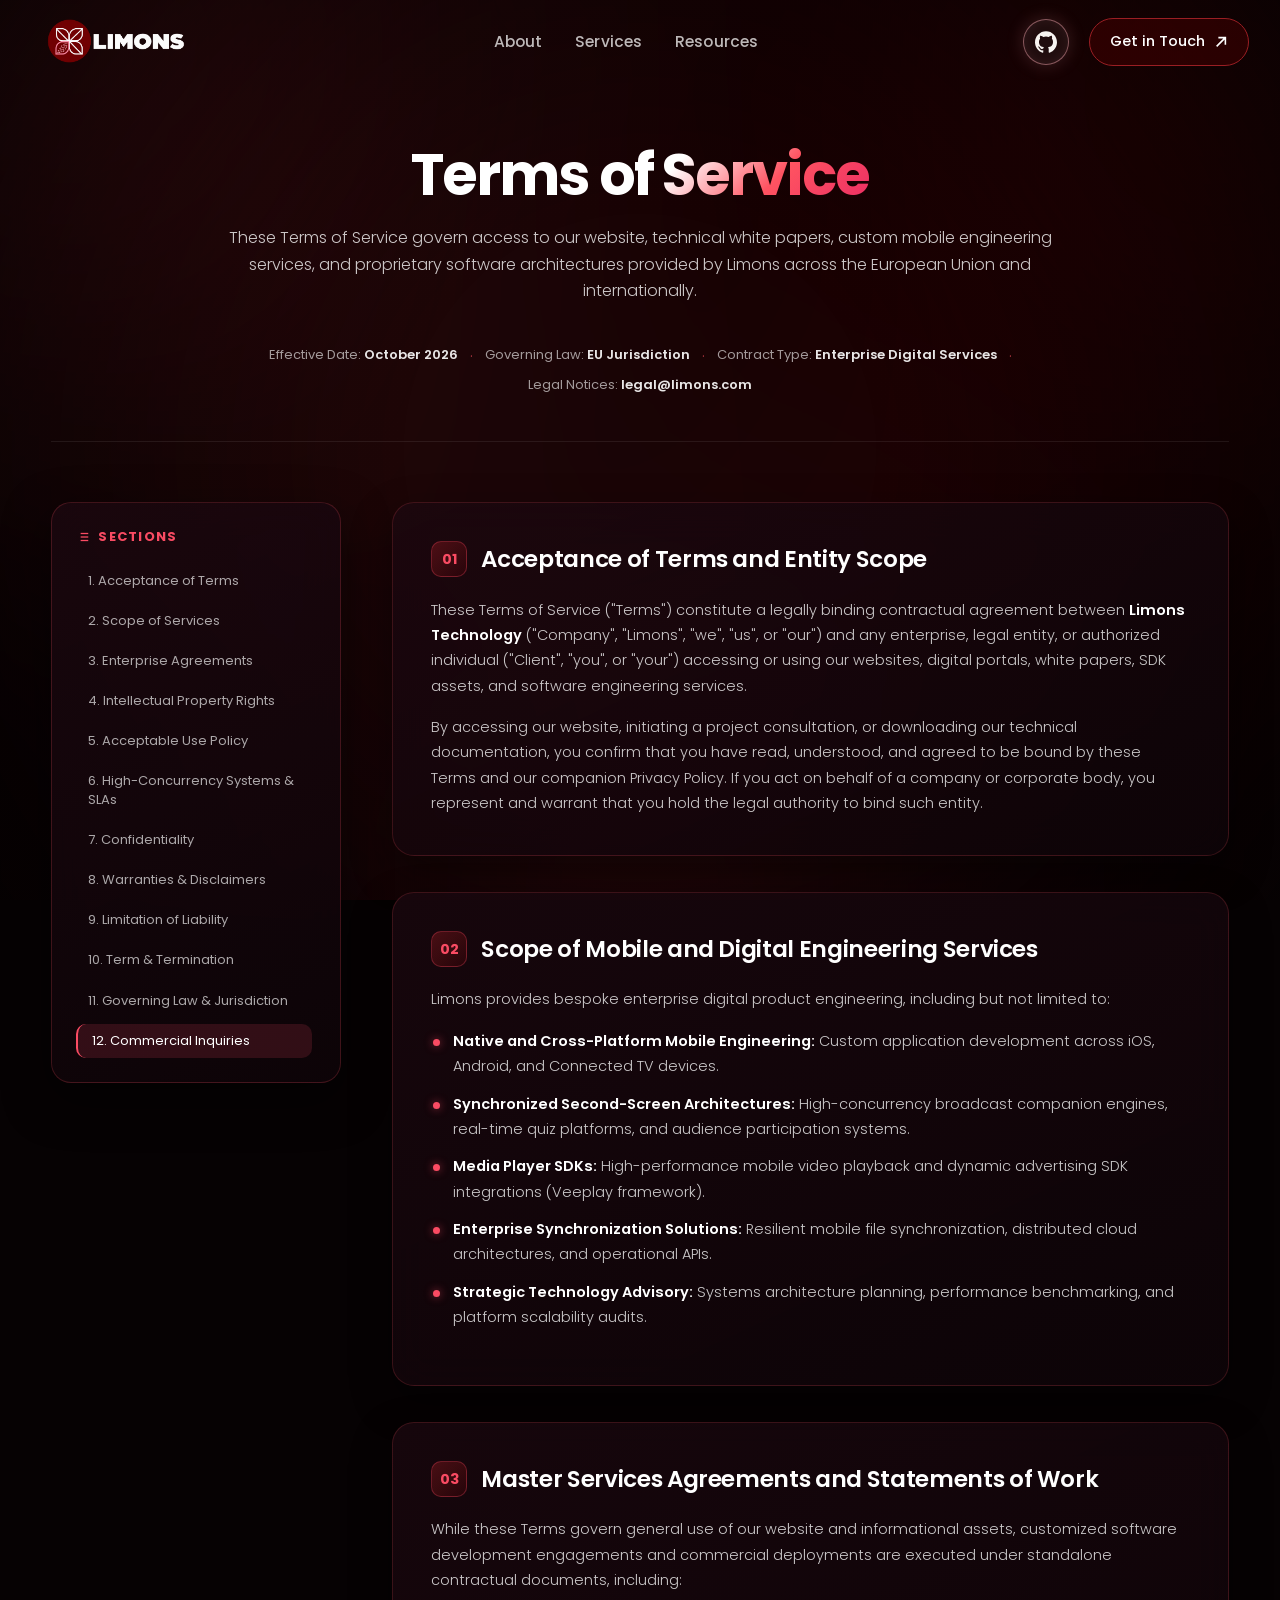
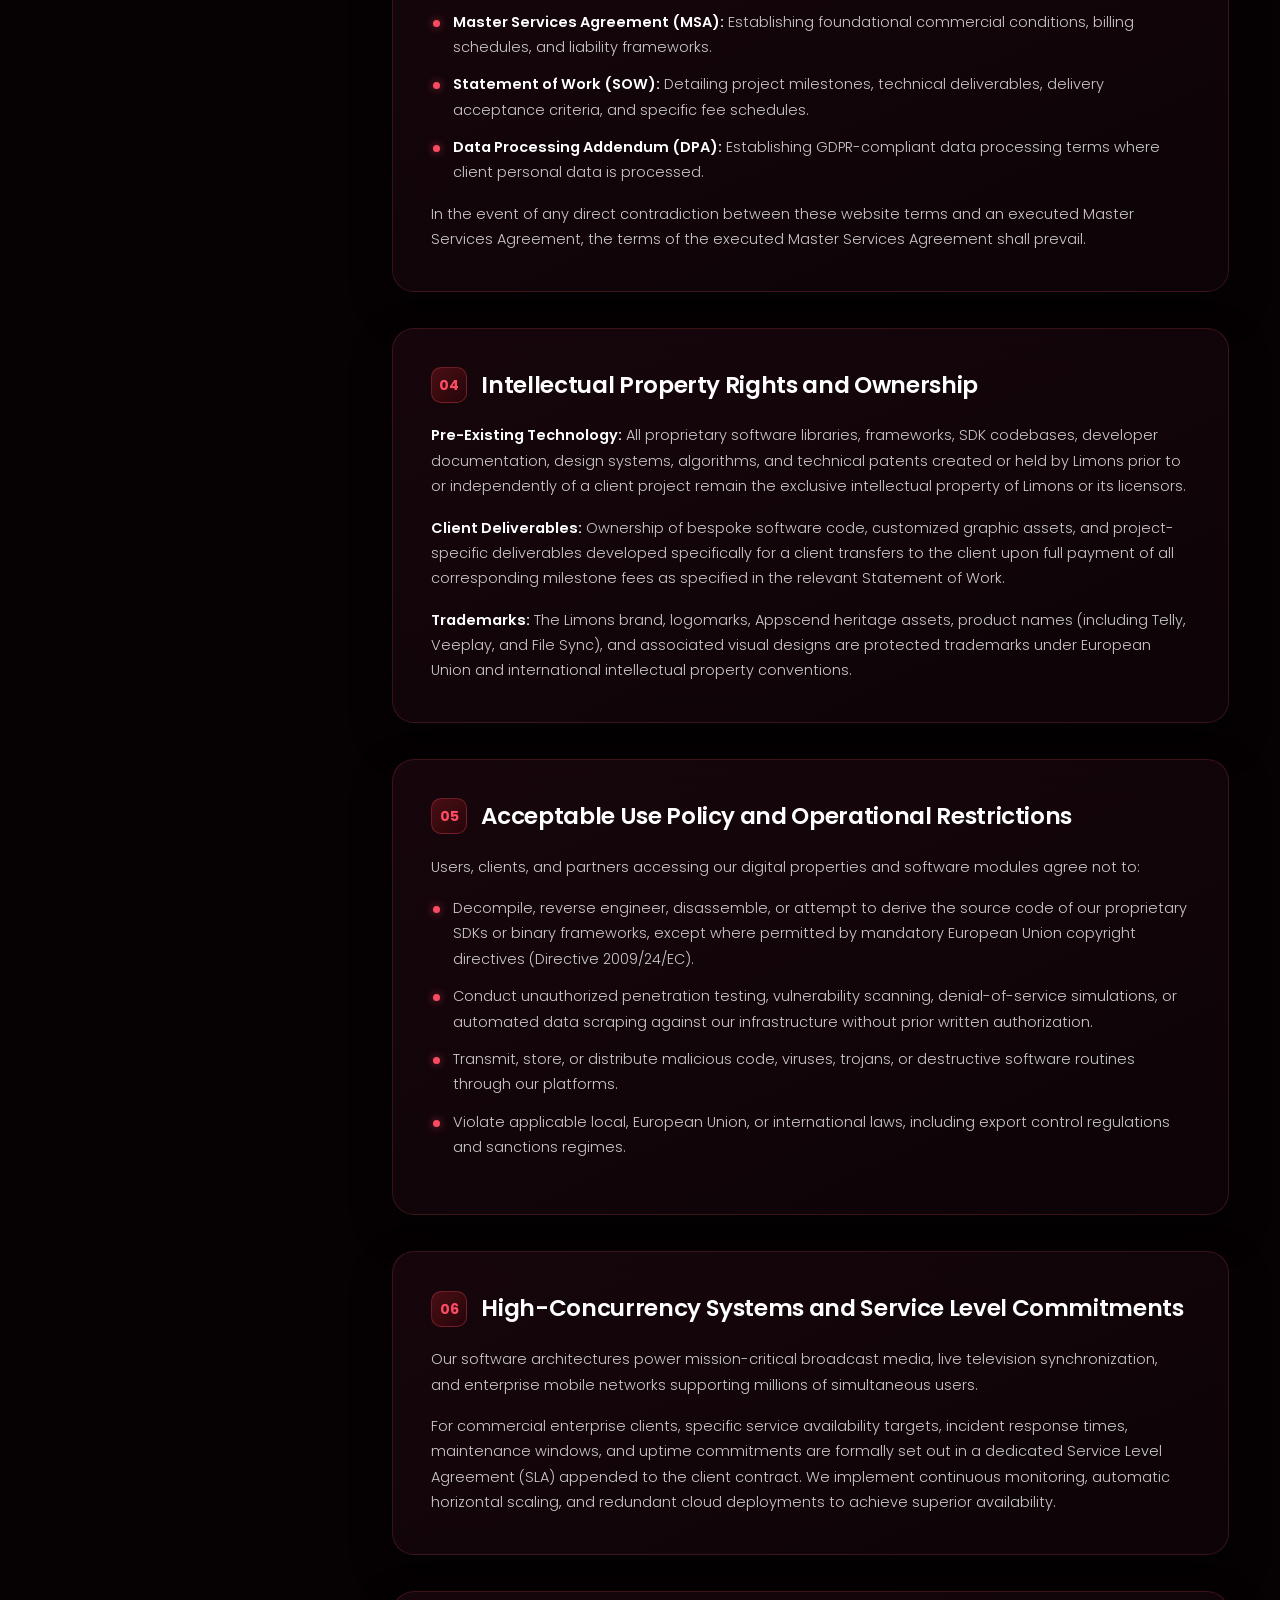
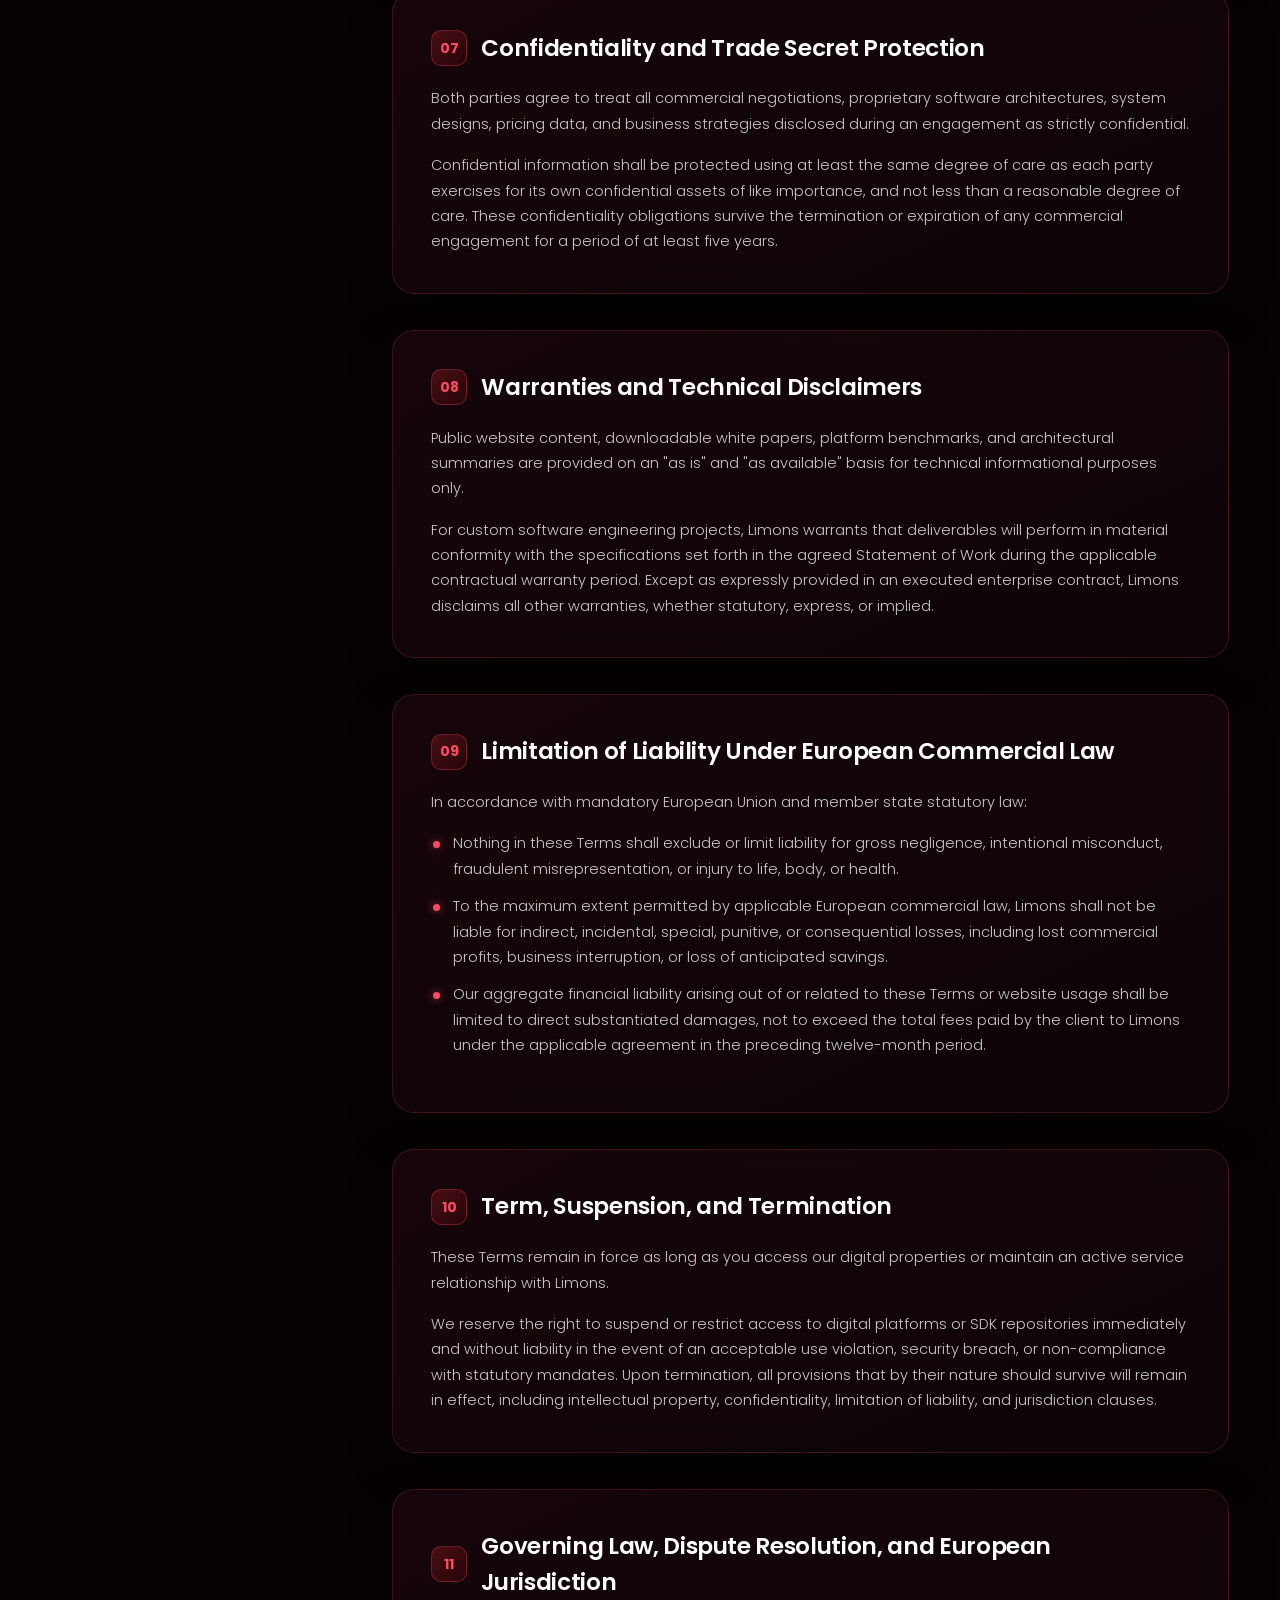
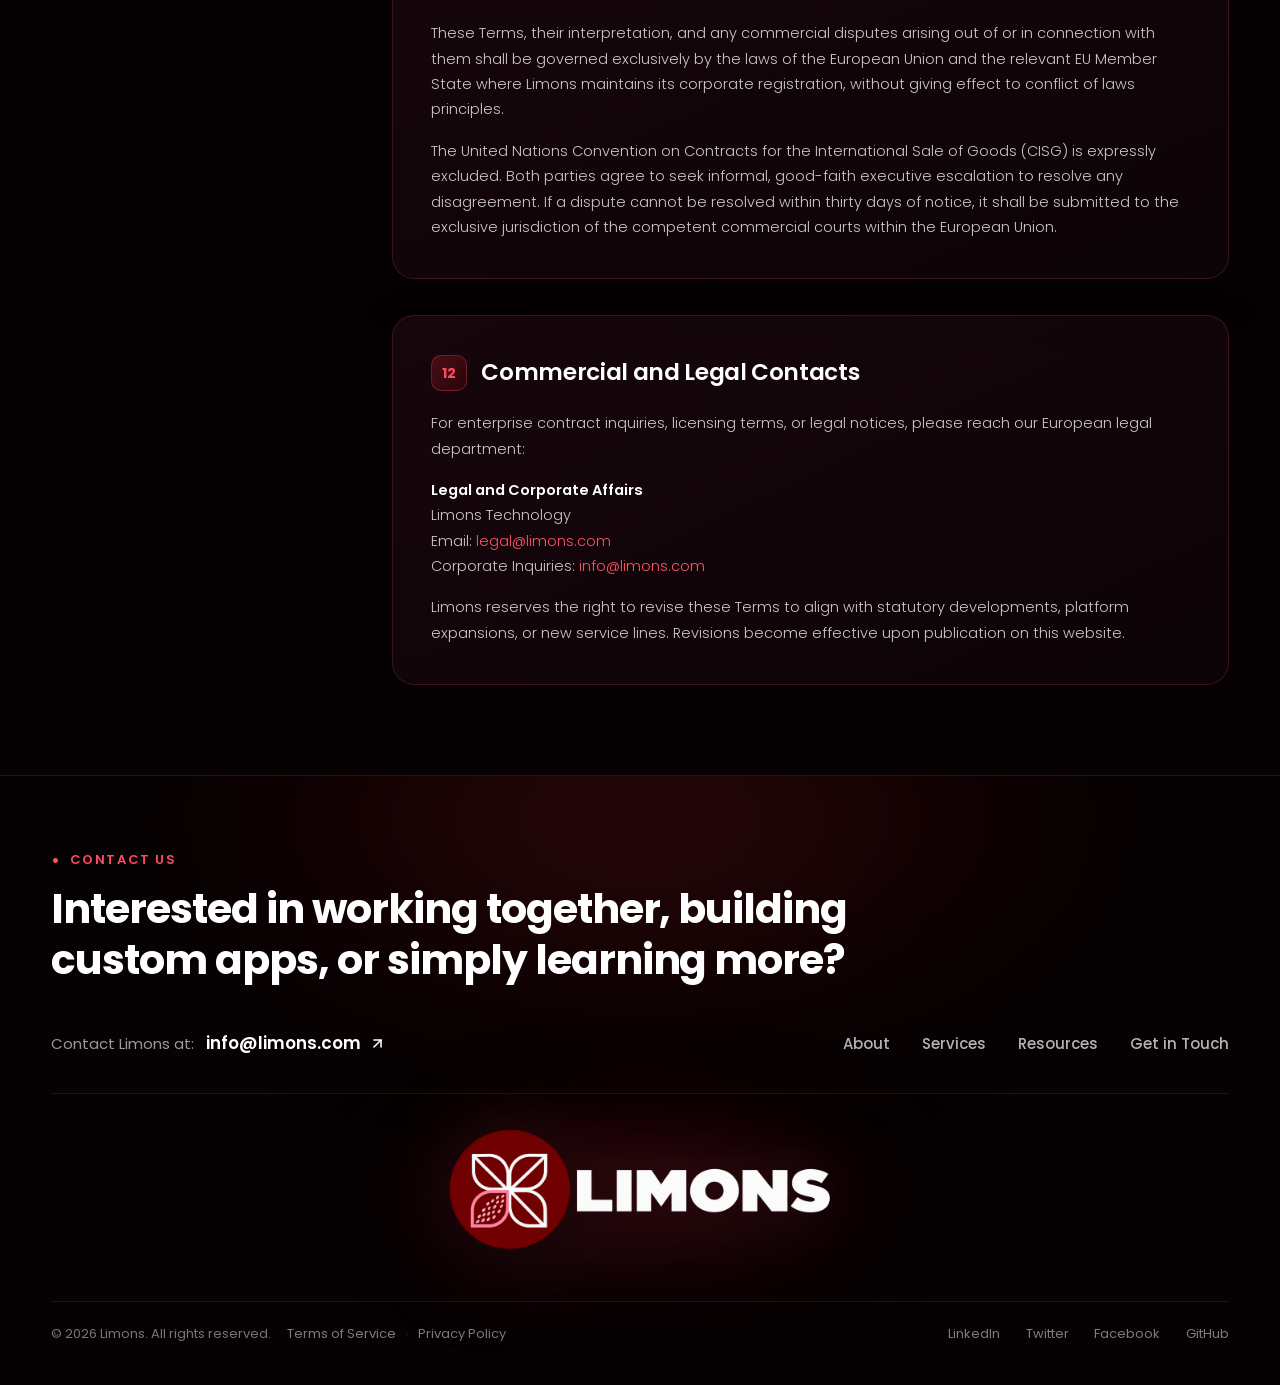
<file: terms.html>
<!DOCTYPE html>
<html lang="en">

<head>
  <meta charset="UTF-8">
  <meta name="viewport" content="width=device-width, initial-scale=1.0">
  <meta name="description"
    content="Limons Terms of Service: Governing terms for enterprise mobile engineering, custom software solutions, SDK licensing, and European commercial standards.">
  <title>Terms of Service | Limons | European Commercial Standards</title>
  <link rel="icon" type="image/png" href="assets/images/brand/favicon.png">
  <link rel="shortcut icon" href="favicon.ico">
  <link rel="apple-touch-icon" href="assets/images/brand/favicon.png">
  <link rel="preconnect" href="https://fonts.googleapis.com">
  <link rel="preconnect" href="https://fonts.gstatic.com" crossorigin>
  <link href="https://fonts.googleapis.com/css2?family=Poppins:wght@300;400;500;600;700;800&display=swap"
    rel="stylesheet">
  <style>
    :root {
      --u: min(100vw / 1672, 100vh / 941);
      --maroon: #680202;
      --red: #9A1E23;
      --pink: #F3A5AD;
      --accent: #ff5361;
      --accent-2: #ea2b64;
      --ink: #1A0A0B;
      --paper: #F7F4F1;
      --ease: cubic-bezier(.16, 1, .3, 1);
    }

    * {
      margin: 0;
      padding: 0;
      box-sizing: border-box;
    }

    html,
    body {
      background: #060203;
      color: #fff;
      font-family: 'Poppins', system-ui, -apple-system, BlinkMacSystemFont, 'Segoe UI', Roboto, sans-serif;
      min-height: 100vh;
      overflow-x: clip;
      line-height: 1.6;
    }

    html {
      scroll-behavior: smooth;
      scrollbar-width: thin;
      scrollbar-color: #9A1E23 #0a0304;
    }

    /* Ambient Aurora Background */
    .about-bg {
      position: fixed;
      inset: 0;
      pointer-events: none;
      z-index: 0;
      overflow: hidden;
    }

    .aurora2 {
      position: absolute;
      width: 140vw;
      height: 140vh;
      left: -20vw;
      top: -20vh;
      background:
        radial-gradient(circle at 18% 18%, rgba(154, 30, 35, 0.45) 0%, transparent 40%),
        radial-gradient(circle at 82% 22%, rgba(104, 2, 2, 0.5) 0%, transparent 42%),
        radial-gradient(circle at 50% 85%, rgba(154, 30, 35, 0.3) 0%, transparent 50%);
      filter: blur(80px);
      transform: translateZ(0);
      opacity: 0.85;
      animation: auroraFloat 22s ease-in-out infinite alternate;
    }

    @keyframes auroraFloat {
      0% {
        transform: translate(0, 0) scale(1);
      }
      50% {
        transform: translate(-3%, 2%) scale(1.04);
      }
      100% {
        transform: translate(2%, -3%) scale(0.98);
      }
    }

    .about-bg-shade {
      position: absolute;
      inset: 0;
      background: radial-gradient(circle at center, transparent 30%, rgba(6, 2, 3, 0.8) 100%);
    }

    /* Main Container */
    .legal-container {
      width: min(1280px, 92vw);
      margin: 0 auto;
      position: relative;
      z-index: 2;
    }

    /* Hero Section */
    .legal-hero {
      padding-top: clamp(140px, 16vh, 180px);
      padding-bottom: clamp(40px, 5vh, 60px);
      border-bottom: 1px solid rgba(255, 255, 255, 0.08);
      margin-bottom: clamp(40px, 5vw, 60px);
    }

    .legal-hero-center {
      display: flex;
      flex-direction: column;
      align-items: center;
      text-align: center;
      max-width: 920px;
      margin: 0 auto;
    }

    .legal-meta-inline {
      display: flex;
      flex-wrap: wrap;
      align-items: center;
      justify-content: center;
      gap: 8px 12px;
      font-size: 13px;
      color: rgba(255, 255, 255, 0.6);
      margin-top: 10px;
    }

    .legal-meta-inline strong {
      color: rgba(255, 255, 255, 0.9);
      font-weight: 600;
    }

    .meta-sep {
      color: rgba(255, 83, 97, 0.6);
      font-size: 14px;
    }

    .legal-eyebrow {
      display: inline-flex;
      align-items: center;
      gap: 9px;
      font-size: 13px;
      font-weight: 600;
      letter-spacing: 0.12em;
      text-transform: uppercase;
      color: #fa4b63;
      padding: 6px 16px;
      border-radius: 99px;
      background: rgba(104, 2, 2, 0.45);
      border: 1px solid rgba(250, 75, 99, 0.32);
      box-shadow: 0 4px 20px rgba(104, 2, 2, 0.35);
      margin-bottom: 20px;
    }

    .legal-eyebrow .bullet {
      width: 6px;
      height: 6px;
      border-radius: 50%;
      background: #ff5361;
      box-shadow: 0 0 10px #ff5361;
    }

    .legal-title {
      font-size: clamp(38px, 4.5vw, 62px);
      font-weight: 700;
      line-height: 1.1;
      letter-spacing: -0.035em;
      color: #ffffff;
      margin-bottom: 18px;
    }

    .legal-title .t-grad {
      background: linear-gradient(135deg, #ffffff 15%, #ff5361 55%, #ea2b64 100%);
      -webkit-background-clip: text;
      background-clip: text;
      -webkit-text-fill-color: transparent;
    }

    .legal-subtitle {
      font-size: clamp(16px, 1.2vw, 18.5px);
      font-weight: 300;
      color: rgba(255, 255, 255, 0.78);
      max-width: 860px;
      line-height: 1.65;
      margin-bottom: 30px;
    }

    /* Metadata Bar */
    .legal-meta-strip {
      display: flex;
      flex-wrap: wrap;
      gap: clamp(12px, 1.8vw, 24px);
      padding: 16px 22px;
      border-radius: 16px;
      background: rgba(28, 8, 16, 0.6);
      border: 1px solid rgba(255, 83, 97, 0.2);
      backdrop-filter: blur(14px);
      -webkit-backdrop-filter: blur(14px);
    }

    .meta-item {
      display: flex;
      align-items: center;
      gap: 9px;
      font-size: 13px;
      color: rgba(255, 255, 255, 0.65);
    }

    .meta-item strong {
      color: #ffffff;
      font-weight: 600;
    }

    .meta-item svg {
      width: 16px;
      height: 16px;
      stroke: #fa4b63;
      fill: none;
      stroke-width: 2;
    }

    /* Layout Grid: Sticky Index & Content */
    .legal-layout {
      display: grid;
      grid-template-columns: 290px 1fr;
      gap: clamp(32px, 4vw, 56px);
      align-items: start;
      padding-bottom: clamp(80px, 10vh, 120px);
    }

    /* Sticky Sidebar Index */
    .legal-sidebar {
      position: sticky;
      top: 100px;
      background: linear-gradient(155deg, rgba(28, 8, 16, 0.8) 0%, rgba(14, 4, 8, 0.9) 100%);
      border: 1px solid rgba(255, 83, 97, 0.2);
      border-radius: 20px;
      padding: 24px;
      backdrop-filter: blur(20px);
      -webkit-backdrop-filter: blur(20px);
      box-shadow: 0 16px 45px rgba(0, 0, 0, 0.5);
    }

    .sidebar-title {
      font-size: 13px;
      font-weight: 700;
      text-transform: uppercase;
      letter-spacing: 0.1em;
      color: #fa4b63;
      margin-bottom: 16px;
      display: flex;
      align-items: center;
      gap: 8px;
    }

    .sidebar-nav {
      display: flex;
      flex-direction: column;
      gap: 6px;
      max-height: calc(100vh - 240px);
      overflow-y: auto;
      scrollbar-width: thin;
      scrollbar-color: rgba(255, 83, 97, 0.4) transparent;
      padding-right: 4px;
    }

    .sidebar-link {
      font-size: 13px;
      color: rgba(255, 255, 255, 0.65);
      text-decoration: none;
      padding: 8px 12px;
      border-radius: 10px;
      transition: all 0.2s ease;
      line-height: 1.4;
      display: block;
    }

    .sidebar-link:hover,
    .sidebar-link.active {
      color: #ffffff;
      background: rgba(250, 75, 99, 0.15);
      border-left: 2px solid #fa4b63;
      padding-left: 14px;
    }

    /* Content Area */
    .legal-content {
      display: flex;
      flex-direction: column;
      gap: 36px;
    }

    /* Section Card */
    .legal-section-card {
      background: linear-gradient(155deg, rgba(28, 8, 16, 0.75) 0%, rgba(14, 4, 8, 0.88) 100%);
      border: 1px solid rgba(255, 83, 97, 0.18);
      border-radius: 22px;
      padding: clamp(26px, 3vw, 38px);
      backdrop-filter: blur(20px);
      -webkit-backdrop-filter: blur(20px);
      box-shadow: 0 16px 40px rgba(0, 0, 0, 0.4);
      position: relative;
      scroll-margin-top: 110px;
      transition: border-color 0.3s ease;
    }

    .legal-section-card:hover {
      border-color: rgba(255, 83, 97, 0.38);
    }

    .section-header {
      display: flex;
      align-items: center;
      gap: 14px;
      margin-bottom: 20px;
    }

    .section-num {
      width: 36px;
      height: 36px;
      border-radius: 10px;
      background: linear-gradient(135deg, rgba(154, 30, 35, 0.4), rgba(104, 2, 2, 0.2));
      border: 1px solid rgba(250, 75, 99, 0.3);
      display: flex;
      align-items: center;
      justify-content: center;
      color: #fa4b63;
      font-size: 14px;
      font-weight: 700;
      flex-shrink: 0;
    }

    .section-title {
      font-size: clamp(20px, 1.8vw, 24px);
      font-weight: 600;
      color: #ffffff;
      letter-spacing: -0.015em;
    }

    .legal-body {
      font-size: 14.5px;
      line-height: 1.75;
      color: rgba(255, 255, 255, 0.78);
      font-weight: 300;
    }

    .legal-body p {
      margin-bottom: 16px;
    }

    .legal-body p:last-child {
      margin-bottom: 0;
    }

    .legal-body strong {
      color: #ffffff;
      font-weight: 600;
    }

    .legal-list {
      list-style: none;
      margin: 16px 0;
      display: flex;
      flex-direction: column;
      gap: 12px;
    }

    .legal-list li {
      position: relative;
      padding-left: 22px;
    }

    .legal-list li::before {
      content: "";
      position: absolute;
      left: 2px;
      top: 10px;
      width: 7px;
      height: 7px;
      border-radius: 50%;
      background: #fa4b63;
      box-shadow: 0 0 8px rgba(250, 75, 99, 0.6);
    }

    /* Highlight Callout Box */
    .legal-callout {
      margin-top: 20px;
      padding: 18px 22px;
      border-radius: 14px;
      background: rgba(104, 2, 2, 0.35);
      border: 1px solid rgba(250, 75, 99, 0.35);
      font-size: 14px;
      color: rgba(255, 255, 255, 0.85);
      display: flex;
      gap: 14px;
      align-items: flex-start;
    }

    .legal-callout svg {
      width: 20px;
      height: 20px;
      stroke: #ff5361;
      flex-shrink: 0;
      margin-top: 2px;
    }

    /* Responsive Queries */
    @media (max-width: 960px) {
      .legal-layout {
        grid-template-columns: 1fr;
      }

      .legal-sidebar {
        position: static;
        margin-bottom: 24px;
      }

      .sidebar-nav {
        max-height: 200px;
      }
    }

    @media (max-width: 600px) {
      .legal-meta-strip {
        flex-direction: column;
        gap: 10px;
      }
    }

    /* Luxury CTA Footer (Matching Theme) */
    .limons-cta-footer {
      position: relative;
      background: #060203;
      border-top: 1px solid rgba(255, 83, 97, 0.15);
      padding: clamp(60px, 8vh, 100px) 0 40px;
      overflow: hidden;
      z-index: 2;
    }

    .cta-footer-nebula {
      position: absolute;
      top: -30%;
      left: 50%;
      transform: translateX(-50%);
      width: 1000px;
      height: 450px;
      background: radial-gradient(ellipse at center, rgba(154, 30, 35, 0.28) 0%, rgba(104, 2, 2, 0.15) 45%, transparent 70%);
      filter: blur(75px);
      pointer-events: none;
    }

    .cta-footer-container {
      width: min(1200px, 92vw);
      margin: 0 auto;
      position: relative;
      z-index: 2;
    }

    .cta-top-block {
      margin-bottom: clamp(36px, 5vh, 50px);
    }

    .cta-eyebrow {
      display: inline-flex;
      align-items: center;
      gap: 8px;
      font-size: 13px;
      font-weight: 600;
      letter-spacing: 0.12em;
      text-transform: uppercase;
      color: #fa4b63;
      margin-bottom: 12px;
    }

    .cta-bullet {
      color: #ff5361;
      font-size: 18px;
      line-height: 0;
    }

    .cta-headline {
      font-size: clamp(26px, 3.2vw, 42px);
      font-weight: 700;
      line-height: 1.25;
      letter-spacing: -0.025em;
      color: #ffffff;
      max-width: 820px;
    }

    .cta-mid-row {
      display: flex;
      justify-content: space-between;
      align-items: center;
      flex-wrap: wrap;
      gap: 24px;
      padding-bottom: clamp(30px, 4vh, 48px);
      border-bottom: 1px solid rgba(255, 255, 255, 0.08);
    }

    .cta-contact-block {
      display: flex;
      align-items: center;
      gap: 12px;
      flex-wrap: wrap;
    }

    .cta-contact-lbl {
      font-size: 15px;
      color: rgba(255, 255, 255, 0.6);
    }

    .cta-email-link {
      display: inline-flex;
      align-items: center;
      gap: 8px;
      color: #ffffff;
      font-size: 17px;
      font-weight: 600;
      text-decoration: none;
      transition: color 0.25s ease;
    }

    .cta-email-link:hover {
      color: #fa4b63;
    }

    .cta-email-link .arrow-icon {
      width: 17px;
      height: 17px;
      transition: transform 0.25s ease;
    }

    .cta-email-link:hover .arrow-icon {
      transform: translate(3px, -3px);
    }

    .cta-nav-links {
      display: flex;
      align-items: center;
      gap: clamp(16px, 2.5vw, 32px);
      flex-wrap: wrap;
    }

    .cta-nav-links a {
      color: rgba(255, 255, 255, 0.7);
      text-decoration: none;
      font-size: 15px;
      font-weight: 500;
      transition: color 0.2s ease;
    }

    .cta-nav-links a:hover {
      color: #ffffff;
    }

    .cta-brand-display {
      position: relative;
      width: 100%;
      display: flex;
      justify-content: center;
      align-items: center;
      padding: clamp(20px, 3vh, 40px) 0 clamp(40px, 5vh, 65px);
    }

    .cta-brand-ambient {
      position: absolute;
      width: min(520px, 75vw);
      height: 150px;
      background: radial-gradient(ellipse at center, rgba(168, 25, 45, 0.42) 0%, rgba(104, 2, 2, 0.2) 48%, transparent 72%);
      filter: blur(55px);
      pointer-events: none;
      z-index: 1;
    }

    .cta-brand-link {
      display: block;
      width: 100%;
      max-width: clamp(260px, 34vw, 460px);
      margin: 0 auto;
      text-align: center;
      position: relative;
      z-index: 2;
    }

    .cta-giant-logo {
      width: 100%;
      max-width: 100%;
      height: auto;
      object-fit: contain;
      filter: drop-shadow(0 15px 40px rgba(0, 0, 0, 0.85)) drop-shadow(0 0 30px rgba(250, 75, 99, 0.16));
      user-select: none;
      transition: transform 0.5s cubic-bezier(0.16, 1, 0.3, 1), filter 0.5s ease;
    }

    .cta-giant-logo:hover {
      transform: scale(1.012);
      filter: drop-shadow(0 20px 50px rgba(0, 0, 0, 0.9)) drop-shadow(0 0 45px rgba(250, 75, 99, 0.28));
    }

    /* Bottom Bar */
    .cta-bottom-bar {
      display: flex;
      justify-content: space-between;
      align-items: center;
      flex-wrap: wrap;
      gap: 16px;
      padding-top: clamp(20px, 2.5vh, 28px);
      border-top: 1px solid rgba(255, 255, 255, 0.08);
      font-size: 13px;
      color: rgba(255, 255, 255, 0.45);
    }

    .cta-bottom-left {
      display: flex;
      align-items: center;
      gap: 18px;
      flex-wrap: wrap;
    }

    .cta-legal-links {
      display: flex;
      align-items: center;
      gap: 10px;
    }

    .cta-legal-links a {
      color: rgba(255, 255, 255, 0.55);
      text-decoration: none;
      font-size: 13px;
      transition: color 0.2s ease;
    }

    .cta-legal-links a:hover,
    .cta-legal-links a.active {
      color: #fa4b63;
    }

    .cta-legal-sep {
      color: rgba(255, 255, 255, 0.25);
      font-size: 12px;
    }

    .cta-socials {
      display: flex;
      align-items: center;
      gap: clamp(18px, 2vw, 28px);
    }

    .cta-socials a {
      color: rgba(255, 255, 255, 0.48) !important;
      text-decoration: none !important;
      font-size: 13px !important;
      transition: color 0.2s ease !important;
    }

    .cta-socials a:hover {
      color: #fa4b63 !important;
    }

    /* ---------- SHARED HEADER / NAVBAR ---------- */
    .site-header {
      position: absolute;
      top: 0;
      left: 0;
      width: 100%;
      z-index: 150;
      background: transparent;
      border: 0;
    }

    .header-inner {
      position: relative;
      width: 100%;
      max-width: none;
      margin: 0;
      height: 108px;
      display: flex;
      align-items: center;
      justify-content: space-between;
      padding: 0;
    }

    .brand-logo,
    .logo {
      position: absolute;
      left: calc(var(--u)*64);
      top: calc(var(--u)*6);
      display: flex;
      align-items: center;
      z-index: 100;
      text-decoration: none;
    }

    .brand-logo img,
    .logo img {
      height: calc(var(--u)*104);
      width: calc(var(--u)*104);
      display: block;
      object-fit: cover;
      object-position: 5% center;
      border-radius: 50%;
      clip-path: circle(46% at 50% 50%);
    }

    .nav-menu {
      position: absolute;
      top: calc(var(--u)*36);
      left: calc(var(--u)*470);
      width: calc(var(--u)*740);
      display: flex;
      align-items: center;
      justify-content: center;
      gap: calc(var(--u)*32);
      z-index: 90;
      pointer-events: auto;
    }

    .nav-link {
      font-size: calc(var(--u)*19.5);
      color: rgba(255, 255, 255, .72);
      text-decoration: none;
      transition: color .35s ease, background .35s ease;
      white-space: nowrap;
      display: inline-flex;
      align-items: center;
      gap: calc(var(--u)*6);
      cursor: pointer;
    }

    .nav-link:hover,
    .nav-link.on {
      color: #fff;
    }

    .header-actions {
      position: absolute;
      left: calc(var(--u)*1286);
      top: calc(var(--u)*20);
      display: flex;
      align-items: center;
      gap: calc(var(--u)*16);
      z-index: 110;
    }

    .gh-trigger {
      width: 44px;
      height: 44px;
      border-radius: 50%;
      background: rgba(255, 255, 255, 0.06);
      border: 1px solid rgba(255, 255, 255, 0.14);
      display: grid;
      place-items: center;
      color: #fff;
      text-decoration: none;
      transition: all 0.3s ease;
    }

    .gh-trigger svg {
      width: 20px;
      height: 20px;
      fill: currentColor;
    }

    .gh-trigger:hover {
      background: rgba(255, 83, 97, 0.22);
      border-color: rgba(255, 83, 97, 0.5);
      box-shadow: 0 0 16px rgba(255, 83, 97, 0.4);
    }

    .gh-modal {
      position: absolute;
      top: calc(100% + 12px);
      right: 0;
      width: 320px;
      background: rgba(18, 5, 8, 0.97);
      backdrop-filter: blur(24px);
      -webkit-backdrop-filter: blur(24px);
      border: 1px solid rgba(255, 83, 97, 0.28);
      border-radius: 20px;
      padding: 24px 26px;
      box-shadow: 0 20px 50px rgba(0, 0, 0, 0.8), 0 0 30px rgba(154, 30, 35, 0.25);
      opacity: 0;
      visibility: hidden;
      transform: translateY(10px);
      transition: opacity 0.35s ease, transform 0.35s ease, visibility 0.35s ease;
      z-index: 9999;
      pointer-events: none;
      display: flex;
      flex-direction: column;
      gap: 10px;
      text-align: left;
    }

    .gh-modal::before {
      content: "";
      position: absolute;
      top: -20px;
      left: 0;
      right: 0;
      height: 24px;
      background: transparent;
    }

    .gh-hover:hover .gh-modal,
    .gh-hover:focus-within .gh-modal,
    .gh-hover.is-open .gh-modal,
    .gh-trigger:hover + .gh-modal,
    .gh-modal:hover {
      opacity: 1;
      visibility: visible;
      transform: translateY(0);
      pointer-events: auto;
    }

    .gh-modal h4 {
      font-size: 24px;
      font-weight: 700;
      color: #fff;
      margin: 0;
      letter-spacing: -0.02em;
      line-height: 1.25;
    }

    .gh-modal p {
      font-size: 14px;
      line-height: 1.55;
      color: rgba(255, 255, 255, 0.72);
      margin: 0 0 6px 0;
      font-weight: 400;
    }

    .gh-modal-btn {
      display: inline-flex;
      align-items: center;
      gap: 10px;
      padding: 10px 18px;
      border-radius: 12px;
      font-size: 14px;
      font-weight: 600;
      color: #fff;
      background: rgba(255, 255, 255, 0.08);
      border: 1px solid rgba(255, 255, 255, 0.18);
      text-decoration: none;
      width: fit-content;
      transition: all 0.25s ease;
      cursor: pointer;
    }

    .gh-modal-btn:hover {
      background: rgba(255, 83, 97, 0.22);
      border-color: rgba(255, 83, 97, 0.5);
      box-shadow: 0 4px 18px rgba(234, 43, 100, 0.35);
      color: #fff;
      transform: translateY(-1px);
    }

    .cta {
      position: relative;
      width: calc(var(--u)*172);
      height: calc(var(--u)*54);
      border: calc(var(--u)*1.6) solid #c04057;
      border-radius: 99px;
      display: flex;
      align-items: center;
      justify-content: center;
      gap: calc(var(--u)*9);
      font-size: calc(var(--u)*18.5);
      font-weight: 500;
      color: #fff;
      text-decoration: none;
      background: rgba(80, 10, 20, .25);
      transition: background .35s, box-shadow .35s, transform .2s;
      white-space: nowrap;
    }

    .cta:hover {
      background: rgba(192, 64, 87, .35);
      box-shadow: 0 0 calc(var(--u)*30) rgba(192, 64, 87, .45);
      transform: translateY(-1px);
    }

    .cta svg {
      width: calc(var(--u)*15);
      height: calc(var(--u)*15);
    }

    .mobile-toggle {
      display: none;
      flex-direction: column;
      gap: 5px;
      background: transparent;
      border: none;
      cursor: pointer;
      padding: 8px;
      z-index: 330;
    }

    .mobile-toggle span {
      display: block;
      width: 24px;
      height: 2px;
      background: #fff;
      border-radius: 2px;
      transition: transform 0.3s ease, opacity 0.3s ease;
    }

    @media (max-width: 860px) {
      .mobile-toggle {
        display: flex;
      }
      .nav-menu {
        position: fixed;
        top: 0;
        left: 0;
        width: 100vw;
        height: 100vh;
        background: rgba(8, 2, 4, 0.98);
        backdrop-filter: blur(28px);
        -webkit-backdrop-filter: blur(28px);
        flex-direction: column;
        justify-content: center;
        gap: 20px;
        padding: 40px 24px;
        z-index: 325;
        opacity: 0;
        pointer-events: none;
        transition: opacity 0.3s ease;
      }
      .nav-menu.open {
        opacity: 1;
        pointer-events: auto;
      }
      .nav-link {
        font-size: 19px;
      }
      .header-actions .cta {
        display: none;
      }
    }
  </style>
  <link rel="stylesheet" href="assets/css/site-header.css">
  <link rel="stylesheet" href="assets/css/motion.css">
  <link rel="stylesheet" href="assets/css/brand-ui.css">
</head>

<body data-mo-entrance="all">

  <!-- DYNAMIC AURORA BRAND BACKGROUND -->
  <div class="about-bg">
    <div class="aurora2"></div>
    <div class="about-bg-shade"></div>
  </div>

  <!-- SHARED HEADER -->
  <header class="site-header" id="top">
    <div class="header-inner">
      <a class="brand-logo" href="index.html" aria-label="Limons Home">
        <img src="assets/images/brand/Horizontal Logo.png" alt="Limons">
      </a>

      <!-- UNIFIED NAVIGATION -->
      <nav class="nav-menu" id="mainNav" aria-label="Primary navigation">
        <a class="nav-link" href="about.html">About</a>
        <a class="nav-link" href="services.html">Services</a>
        <a class="nav-link" href="resources.html">Resources</a>
        <a class="mobile-contact nav-link" href="contact.html">Get in Touch
          <svg viewBox="0 0 16 16" fill="none" stroke="currentColor" stroke-width="1.8">
            <path d="M3 13L13 3M5 3h8v8" />
          </svg>
        </a>
      </nav>

      <div class="header-actions">
        <div class="gh-hover">
          <a class="gh-trigger" href="https://github.com/appscend" target="_blank" rel="noopener noreferrer"
            aria-label="Open Source on GitHub">
            <svg viewBox="0 0 24 24" aria-hidden="true">
              <path
                d="M12 .3C5.37.3 0 5.67 0 12.3c0 5.3 3.44 9.8 8.21 11.39.6.11.82-.26.82-.58 0-.28-.01-1.04-.02-2.04-3.34.73-4.04-1.61-4.04-1.61-.55-1.39-1.33-1.76-1.33-1.76-1.09-.74.08-.73.08-.73 1.2.09 1.84 1.24 1.84 1.24 1.07 1.83 2.8 1.3 3.49 1 .11-.78.42-1.3.76-1.6-2.67-.3-5.47-1.33-5.47-5.93 0-1.31.47-2.38 1.24-3.22-.12-.3-.54-1.52.12-3.18 0 0 1.01-.32 3.3 1.23a11.5 11.5 0 0 1 6 0c2.29-1.55 3.3-1.23 3.3-1.23.66 1.66.24 2.88.12 3.18.77.84 1.24 1.91 1.24 3.22 0 4.61-2.81 5.62-5.48 5.92.43.37.81 1.1.81 2.23 0 1.61-.01 2.91-.01 3.31 0 .32.22.7.83.58C20.56 22.1 24 17.6 24 12.3 24 5.67 18.63.3 12 .3z">
              </path>
            </svg>
          </a>
          <div class="gh-modal" role="tooltip">
            <h4>Open Source</h4>
            <p>Check out our GitHub profile to explore our development tools, frameworks and open source contributions.</p>
            <a class="gh-modal-btn" href="https://github.com/appscend" target="_blank" rel="noopener noreferrer">
              <svg viewBox="0 0 24 24" aria-hidden="true"><path d="M12 .3C5.37.3 0 5.67 0 12.3c0 5.3 3.44 9.8 8.21 11.39.6.11.82-.26.82-.58 0-.28-.01-1.04-.02-2.04-3.34.73-4.04-1.61-4.04-1.61-.55-1.39-1.33-1.76-1.33-1.76-1.09-.74.08-.73.08-.73 1.2.09 1.84 1.24 1.84 1.24 1.07 1.83 2.8 1.3 3.49 1 .11-.78.42-1.3.76-1.6-2.67-.3-5.47-1.33-5.47-5.93 0-1.31.47-2.38 1.24-3.22-.12-.3-.54-1.52.12-3.18 0 0 1.01-.32 3.3 1.23a11.5 11.5 0 0 1 6 0c2.29-1.55 3.3-1.23 3.3-1.23.66 1.66.24 2.88.12 3.18.77.84 1.24 1.91 1.24 3.22 0 4.61-2.81 5.62-5.48 5.92.43.37.81 1.1.81 2.23 0 1.61-.01 2.91-.01 3.31 0 .32.22.7.83.58C20.56 22.1 24 17.6 24 12.3 24 5.67 18.63.3 12 .3z"/></svg>
              View on Github
            </a>
          </div>
        </div>
        <a class="cta" href="contact.html">Get in Touch
          <svg viewBox="0 0 16 16" fill="none" stroke="currentColor" stroke-width="1.8">
            <path d="M3 13L13 3M5 3h8v8" />
          </svg>
        </a>
        <button class="mobile-toggle" id="mobileToggle" aria-label="Toggle navigation">
          <span></span><span></span><span></span>
        </button>
      </div>
    </div>
  </header>

  <main class="legal-container">

    <!-- HERO SECTION -->
    <section class="legal-hero mo mo-fade">
      <div class="legal-hero-center">
        <h1 class="legal-title">
          Terms of <span class="t-grad">Service</span>
        </h1>
        <p class="legal-subtitle">
          These Terms of Service govern access to our website, technical white papers, custom mobile engineering services, and proprietary software architectures provided by Limons across the European Union and internationally.
        </p>
        <div class="legal-meta-inline">
          <span>Effective Date: <strong>October 2026</strong></span>
          <span class="meta-sep">·</span>
          <span>Governing Law: <strong>EU Jurisdiction</strong></span>
          <span class="meta-sep">·</span>
          <span>Contract Type: <strong>Enterprise Digital Services</strong></span>
          <span class="meta-sep">·</span>
          <span>Legal Notices: <strong>legal@limons.com</strong></span>
        </div>
      </div>
    </section>

    <!-- TWO-COLUMN LAYOUT -->
    <div class="legal-layout">

      <!-- STICKY SIDEBAR NAVIGATION -->
      <aside class="legal-sidebar">
        <div class="sidebar-title">
          <svg width="14" height="14" viewBox="0 0 24 24" fill="none" stroke="currentColor" stroke-width="2.2"><line x1="8" y1="6" x2="21" y2="6"/><line x1="8" y1="12" x2="21" y2="12"/><line x1="8" y1="18" x2="21" y2="18"/><line x1="3" y1="6" x2="3.01" y2="6"/><line x1="3" y1="12" x2="3.01" y2="12"/><line x1="3" y1="18" x2="3.01" y2="18"/></svg>
          Sections
        </div>
        <nav class="sidebar-nav">
          <a class="sidebar-link active" href="#sec-acceptance">1. Acceptance of Terms</a>
          <a class="sidebar-link" href="#sec-services">2. Scope of Services</a>
          <a class="sidebar-link" href="#sec-agreements">3. Enterprise Agreements</a>
          <a class="sidebar-link" href="#sec-ip">4. Intellectual Property Rights</a>
          <a class="sidebar-link" href="#sec-usage">5. Acceptable Use Policy</a>
          <a class="sidebar-link" href="#sec-sla">6. High-Concurrency Systems &amp; SLAs</a>
          <a class="sidebar-link" href="#sec-confidentiality">7. Confidentiality</a>
          <a class="sidebar-link" href="#sec-warranties">8. Warranties &amp; Disclaimers</a>
          <a class="sidebar-link" href="#sec-liability">9. Limitation of Liability</a>
          <a class="sidebar-link" href="#sec-termination">10. Term &amp; Termination</a>
          <a class="sidebar-link" href="#sec-jurisdiction">11. Governing Law &amp; Jurisdiction</a>
          <a class="sidebar-link" href="#sec-contact-terms">12. Commercial Inquiries</a>
        </nav>
      </aside>

      <!-- MAIN LEGAL ARTICLES -->
      <div class="legal-content">

        <!-- Article 1: Acceptance -->
        <article class="legal-section-card" id="sec-acceptance">
          <div class="section-header">
            <span class="section-num">01</span>
            <h2 class="section-title">Acceptance of Terms and Entity Scope</h2>
          </div>
          <div class="legal-body">
            <p>
              These Terms of Service ("Terms") constitute a legally binding contractual agreement between <strong>Limons Technology</strong> ("Company", "Limons", "we", "us", or "our") and any enterprise, legal entity, or authorized individual ("Client", "you", or "your") accessing or using our websites, digital portals, white papers, SDK assets, and software engineering services.
            </p>
            <p>
              By accessing our website, initiating a project consultation, or downloading our technical documentation, you confirm that you have read, understood, and agreed to be bound by these Terms and our companion Privacy Policy. If you act on behalf of a company or corporate body, you represent and warrant that you hold the legal authority to bind such entity.
            </p>
          </div>
        </article>

        <!-- Article 2: Scope of Services -->
        <article class="legal-section-card" id="sec-services">
          <div class="section-header">
            <span class="section-num">02</span>
            <h2 class="section-title">Scope of Mobile and Digital Engineering Services</h2>
          </div>
          <div class="legal-body">
            <p>
              Limons provides bespoke enterprise digital product engineering, including but not limited to:
            </p>
            <ul class="legal-list">
              <li><strong>Native and Cross-Platform Mobile Engineering:</strong> Custom application development across iOS, Android, and Connected TV devices.</li>
              <li><strong>Synchronized Second-Screen Architectures:</strong> High-concurrency broadcast companion engines, real-time quiz platforms, and audience participation systems.</li>
              <li><strong>Media Player SDKs:</strong> High-performance mobile video playback and dynamic advertising SDK integrations (Veeplay framework).</li>
              <li><strong>Enterprise Synchronization Solutions:</strong> Resilient mobile file synchronization, distributed cloud architectures, and operational APIs.</li>
              <li><strong>Strategic Technology Advisory:</strong> Systems architecture planning, performance benchmarking, and platform scalability audits.</li>
            </ul>
          </div>
        </article>

        <!-- Article 3: Enterprise Agreements -->
        <article class="legal-section-card" id="sec-agreements">
          <div class="section-header">
            <span class="section-num">03</span>
            <h2 class="section-title">Master Services Agreements and Statements of Work</h2>
          </div>
          <div class="legal-body">
            <p>
              While these Terms govern general use of our website and informational assets, customized software development engagements and commercial deployments are executed under standalone contractual documents, including:
            </p>
            <ul class="legal-list">
              <li><strong>Master Services Agreement (MSA):</strong> Establishing foundational commercial conditions, billing schedules, and liability frameworks.</li>
              <li><strong>Statement of Work (SOW):</strong> Detailing project milestones, technical deliverables, delivery acceptance criteria, and specific fee schedules.</li>
              <li><strong>Data Processing Addendum (DPA):</strong> Establishing GDPR-compliant data processing terms where client personal data is processed.</li>
            </ul>
            <p>
              In the event of any direct contradiction between these website terms and an executed Master Services Agreement, the terms of the executed Master Services Agreement shall prevail.
            </p>
          </div>
        </article>

        <!-- Article 4: Intellectual Property Rights -->
        <article class="legal-section-card" id="sec-ip">
          <div class="section-header">
            <span class="section-num">04</span>
            <h2 class="section-title">Intellectual Property Rights and Ownership</h2>
          </div>
          <div class="legal-body">
            <p>
              <strong>Pre-Existing Technology:</strong> All proprietary software libraries, frameworks, SDK codebases, developer documentation, design systems, algorithms, and technical patents created or held by Limons prior to or independently of a client project remain the exclusive intellectual property of Limons or its licensors.
            </p>
            <p>
              <strong>Client Deliverables:</strong> Ownership of bespoke software code, customized graphic assets, and project-specific deliverables developed specifically for a client transfers to the client upon full payment of all corresponding milestone fees as specified in the relevant Statement of Work.
            </p>
            <p>
              <strong>Trademarks:</strong> The Limons brand, logomarks, Appscend heritage assets, product names (including Telly, Veeplay, and File Sync), and associated visual designs are protected trademarks under European Union and international intellectual property conventions.
            </p>
          </div>
        </article>

        <!-- Article 5: Acceptable Use Policy -->
        <article class="legal-section-card" id="sec-usage">
          <div class="section-header">
            <span class="section-num">05</span>
            <h2 class="section-title">Acceptable Use Policy and Operational Restrictions</h2>
          </div>
          <div class="legal-body">
            <p>
              Users, clients, and partners accessing our digital properties and software modules agree not to:
            </p>
            <ul class="legal-list">
              <li>Decompile, reverse engineer, disassemble, or attempt to derive the source code of our proprietary SDKs or binary frameworks, except where permitted by mandatory European Union copyright directives (Directive 2009/24/EC).</li>
              <li>Conduct unauthorized penetration testing, vulnerability scanning, denial-of-service simulations, or automated data scraping against our infrastructure without prior written authorization.</li>
              <li>Transmit, store, or distribute malicious code, viruses, trojans, or destructive software routines through our platforms.</li>
              <li>Violate applicable local, European Union, or international laws, including export control regulations and sanctions regimes.</li>
            </ul>
          </div>
        </article>

        <!-- Article 6: SLAs & High-Concurrency Systems -->
        <article class="legal-section-card" id="sec-sla">
          <div class="section-header">
            <span class="section-num">06</span>
            <h2 class="section-title">High-Concurrency Systems and Service Level Commitments</h2>
          </div>
          <div class="legal-body">
            <p>
              Our software architectures power mission-critical broadcast media, live television synchronization, and enterprise mobile networks supporting millions of simultaneous users.
            </p>
            <p>
              For commercial enterprise clients, specific service availability targets, incident response times, maintenance windows, and uptime commitments are formally set out in a dedicated Service Level Agreement (SLA) appended to the client contract. We implement continuous monitoring, automatic horizontal scaling, and redundant cloud deployments to achieve superior availability.
            </p>
          </div>
        </article>

        <!-- Article 7: Confidentiality -->
        <article class="legal-section-card" id="sec-confidentiality">
          <div class="section-header">
            <span class="section-num">07</span>
            <h2 class="section-title">Confidentiality and Trade Secret Protection</h2>
          </div>
          <div class="legal-body">
            <p>
              Both parties agree to treat all commercial negotiations, proprietary software architectures, system designs, pricing data, and business strategies disclosed during an engagement as strictly confidential.
            </p>
            <p>
              Confidential information shall be protected using at least the same degree of care as each party exercises for its own confidential assets of like importance, and not less than a reasonable degree of care. These confidentiality obligations survive the termination or expiration of any commercial engagement for a period of at least five years.
            </p>
          </div>
        </article>

        <!-- Article 8: Warranties & Disclaimers -->
        <article class="legal-section-card" id="sec-warranties">
          <div class="section-header">
            <span class="section-num">08</span>
            <h2 class="section-title">Warranties and Technical Disclaimers</h2>
          </div>
          <div class="legal-body">
            <p>
              Public website content, downloadable white papers, platform benchmarks, and architectural summaries are provided on an "as is" and "as available" basis for technical informational purposes only.
            </p>
            <p>
              For custom software engineering projects, Limons warrants that deliverables will perform in material conformity with the specifications set forth in the agreed Statement of Work during the applicable contractual warranty period. Except as expressly provided in an executed enterprise contract, Limons disclaims all other warranties, whether statutory, express, or implied.
            </p>
          </div>
        </article>

        <!-- Article 9: Limitation of Liability -->
        <article class="legal-section-card" id="sec-liability">
          <div class="section-header">
            <span class="section-num">09</span>
            <h2 class="section-title">Limitation of Liability Under European Commercial Law</h2>
          </div>
          <div class="legal-body">
            <p>
              In accordance with mandatory European Union and member state statutory law:
            </p>
            <ul class="legal-list">
              <li>Nothing in these Terms shall exclude or limit liability for gross negligence, intentional misconduct, fraudulent misrepresentation, or injury to life, body, or health.</li>
              <li>To the maximum extent permitted by applicable European commercial law, Limons shall not be liable for indirect, incidental, special, punitive, or consequential losses, including lost commercial profits, business interruption, or loss of anticipated savings.</li>
              <li>Our aggregate financial liability arising out of or related to these Terms or website usage shall be limited to direct substantiated damages, not to exceed the total fees paid by the client to Limons under the applicable agreement in the preceding twelve-month period.</li>
            </ul>
          </div>
        </article>

        <!-- Article 10: Term & Termination -->
        <article class="legal-section-card" id="sec-termination">
          <div class="section-header">
            <span class="section-num">10</span>
            <h2 class="section-title">Term, Suspension, and Termination</h2>
          </div>
          <div class="legal-body">
            <p>
              These Terms remain in force as long as you access our digital properties or maintain an active service relationship with Limons.
            </p>
            <p>
              We reserve the right to suspend or restrict access to digital platforms or SDK repositories immediately and without liability in the event of an acceptable use violation, security breach, or non-compliance with statutory mandates. Upon termination, all provisions that by their nature should survive will remain in effect, including intellectual property, confidentiality, limitation of liability, and jurisdiction clauses.
            </p>
          </div>
        </article>

        <!-- Article 11: Governing Law & Jurisdiction -->
        <article class="legal-section-card" id="sec-jurisdiction">
          <div class="section-header">
            <span class="section-num">11</span>
            <h2 class="section-title">Governing Law, Dispute Resolution, and European Jurisdiction</h2>
          </div>
          <div class="legal-body">
            <p>
              These Terms, their interpretation, and any commercial disputes arising out of or in connection with them shall be governed exclusively by the laws of the European Union and the relevant EU Member State where Limons maintains its corporate registration, without giving effect to conflict of laws principles.
            </p>
            <p>
              The United Nations Convention on Contracts for the International Sale of Goods (CISG) is expressly excluded. Both parties agree to seek informal, good-faith executive escalation to resolve any disagreement. If a dispute cannot be resolved within thirty days of notice, it shall be submitted to the exclusive jurisdiction of the competent commercial courts within the European Union.
            </p>
          </div>
        </article>

        <!-- Article 12: Commercial Inquiries -->
        <article class="legal-section-card" id="sec-contact-terms">
          <div class="section-header">
            <span class="section-num">12</span>
            <h2 class="section-title">Commercial and Legal Contacts</h2>
          </div>
          <div class="legal-body">
            <p>
              For enterprise contract inquiries, licensing terms, or legal notices, please reach our European legal department:
            </p>
            <p>
              <strong>Legal and Corporate Affairs</strong><br>
              Limons Technology<br>
              Email: <a href="mailto:legal@limons.com" style="color:#ff5361; text-decoration:none;">legal@limons.com</a><br>
              Corporate Inquiries: <a href="mailto:info@limons.com" style="color:#ff5361; text-decoration:none;">info@limons.com</a>
            </p>
            <p>
              Limons reserves the right to revise these Terms to align with statutory developments, platform expansions, or new service lines. Revisions become effective upon publication on this website.
            </p>
          </div>
        </article>

      </div>
    </div>

  </main>

  <!-- LUXURY CTA FOOTER -->
  <footer class="limons-cta-footer" id="contact">
    <div class="cta-footer-nebula"></div>

    <div class="cta-footer-container">
      <div class="cta-top-block mo mo-fade">
        <div class="cta-eyebrow">
          <span class="cta-bullet">•</span> Contact Us
        </div>
        <h2 class="cta-headline">
          Interested in working together, building custom apps, or simply learning more?
        </h2>
      </div>

      <div class="cta-mid-row mo mo-fade mo-d1">
        <div class="cta-contact-block">
          <span class="cta-contact-lbl">Contact Limons at:</span>
          <a href="mailto:info@limons.com" class="cta-email-link">
            info@limons.com
            <svg class="arrow-icon" viewBox="0 0 24 24" fill="none" stroke="currentColor" stroke-width="2.2" stroke-linecap="round" stroke-linejoin="round">
              <line x1="7" y1="17" x2="17" y2="7"></line>
              <polyline points="7 7 17 7 17 17"></polyline>
            </svg>
          </a>
        </div>

        <nav class="cta-nav-links" aria-label="Footer Navigation">
          <a href="about.html">About</a>
          <a href="services.html">Services</a>
          <a href="resources.html">Resources</a>
          <a href="contact.html">Get in Touch</a>
        </nav>
      </div>

      <div class="cta-brand-display mo mo-fade mo-d2">
        <div class="cta-brand-ambient"></div>
        <a href="index.html" aria-label="Limons Home" class="cta-brand-link">
          <img src="assets/images/brand/Horizontal Logo.png" alt="Limons" class="cta-giant-logo">
        </a>
      </div>

      <div class="cta-bottom-bar">
        <div class="cta-bottom-left">
          <span class="cta-copyright">© 2026 Limons. All rights reserved.</span>
          <div class="cta-legal-links">
            <a href="terms.html" class="active">Terms of Service</a>
            <span class="cta-legal-sep">·</span>
            <a href="privacy.html">Privacy Policy</a>
          </div>
        </div>
        <div class="cta-socials">
          <a href="https://www.linkedin.com/company/appscend" target="_blank" rel="noopener">LinkedIn</a>
          <a href="https://twitter.com/appscend" target="_blank" rel="noopener">Twitter</a>
          <a href="https://www.facebook.com/Appscend/" target="_blank" rel="noopener">Facebook</a>
          <a href="https://github.com/appscend" target="_blank" rel="noopener">GitHub</a>
        </div>
      </div>
    </div>
  </footer>

  <script>
    (() => {
      // Mobile Navigation Toggle
      const mobileToggle = document.getElementById('mobileToggle');
      const mainNav = document.getElementById('mainNav');
      if (mobileToggle && mainNav) {
        mobileToggle.addEventListener('click', () => {
          mainNav.classList.toggle('open');
          mobileToggle.classList.toggle('open');
        });
      }

      // Smooth Active State Highlighting in Sidebar
      const links = document.querySelectorAll('.sidebar-link');
      const sections = document.querySelectorAll('.legal-section-card');

      function updateActiveLink() {
        let currentId = '';
        const scrollPosition = window.scrollY + 140;

        sections.forEach(section => {
          const sectionTop = section.offsetTop;
          const sectionHeight = section.offsetHeight;
          if (scrollPosition >= sectionTop && scrollPosition < sectionTop + sectionHeight) {
            currentId = section.getAttribute('id');
          }
        });

        if (currentId) {
          links.forEach(link => {
            if (link.getAttribute('href') === `#${currentId}`) {
              link.classList.add('active');
            } else {
              link.classList.remove('active');
            }
          });
        }
      }

      window.addEventListener('scroll', updateActiveLink, { passive: true });
    })();
  </script>
  <script src="assets/js/lenis.min.js"></script>
  <script src="assets/js/motion.js"></script>
</body>

</html>
</file>
<file: assets/css/site-header.css>
/* ===== Limons - premium header (loads after the inline styles in index.html) ===== */

/* ---- logo (smaller, clean) ---- */
.logo,
.brand-logo {
  left: clamp(24px, 3vw, 48px) !important;
  top: 15px !important;
  display: flex !important;
  align-items: center !important;
}
.logo img,
.brand-logo img {
  width: 172px !important;
  height: 52px !important;
  max-width: calc(100vw - 110px) !important;
  object-fit: contain !important;
  object-position: left center !important;
  border-radius: 0 !important;
  clip-path: none !important;
}

/* ---- nav: every item gets its own breathing room ---- */
.nav,
.nav-menu {
  left: clamp(250px, 22vw, 400px) !important;
  right: clamp(310px, 24vw, 380px) !important;
  top: 14px !important;
  width: auto !important;
  height: 56px !important;
  justify-content: center !important;
  align-items: center !important;
  gap: clamp(2px, .5vw, 10px) !important;
}
.nav-link {
  font-size: 15.5px !important;
  font-weight: 500 !important;
  letter-spacing: .005em;
  padding: 10px clamp(10px, 1.05vw, 17px) !important;
  border-radius: 999px;
  transition: color .25s ease, background .3s ease !important;
}
.nav-link:hover,
.nav-link.on { background: rgba(243, 165, 173, .09); }
.nav-link::after,
.nav-link.on::after { display: none !important; }
/* ---- Products dropdown: temporarily hidden across all pages (toggle to visible whenever needed) ---- */
.nav-item-dropdown,
#productsDropdown {
  display: none !important;
}
.drop-arrow { width: 10px !important; height: 6px !important; flex: none; }

/* ---- dropdown: standard, comfortable size ---- */
.dropdown-menu {
  width: 350px !important;
  min-width: 320px !important;
  padding: 10px !important;
  border-radius: 18px !important;
  top: calc(100% - 2px) !important;
}
.dropdown-item {
  gap: 14px !important;
  padding: 12px 14px !important;
  border-radius: 13px !important;
}
.drop-badge {
  width: 40px !important;
  height: 40px !important;
  border-radius: 11px !important;
}
.drop-badge svg { width: 20px !important; height: 20px !important; }
.drop-title { font-size: 15px !important; line-height: 1.25 !important; }
.drop-desc  { font-size: 12.5px !important; margin-top: 3px !important; line-height: 1.3 !important; }

/* ---- right side: github + CTA, with room between them and the nav ---- */
.header-right,
.header-actions {
  left: auto !important;
  right: clamp(20px, 2.4vw, 36px) !important;
  top: 18px !important;
  gap: 20px !important;
  align-items: center !important;
}
.gh-hover { padding-bottom: 0 !important; margin-left: 12px; }

.cta,
.btn-contact {
  width: auto !important;
  min-width: 160px !important;
  height: 48px !important;
  padding: 0 20px !important;
  font-size: 14.5px !important;
  font-weight: 500 !important;
  gap: 9px !important;
  white-space: nowrap;
}
.cta svg { width: 14px !important; height: 14px !important; flex: none !important; }

/* ---- GitHub icon: inline SVG, always visible ---- */
.gh-trigger {
  width: 46px !important;
  height: 46px !important;
  position: relative !important;
  display: grid !important;
  place-items: center !important;
  overflow: hidden !important;
  isolation: isolate;
  border: 1px solid rgba(243, 165, 173, .5) !important;
  border-radius: 50% !important;
  background: rgba(255, 255, 255, .05) !important;
  box-shadow: 0 0 18px rgba(243, 165, 173, .18), inset 0 0 12px rgba(243, 165, 173, .08) !important;
  transition: transform .35s cubic-bezier(.16, 1, .3, 1), box-shadow .35s, border-color .35s !important;
}
.gh-trigger::before { display: none !important; }
.gh-trigger svg { position: relative; z-index: 1; width: 22px; height: 22px; fill: #F7F4F1; transition: fill .3s; }
.gh-hover:hover .gh-trigger,
.gh-hover:focus-within .gh-trigger {
  transform: scale(1.06) !important;
  border-color: rgba(243, 165, 173, .95) !important;
  box-shadow: 0 0 26px rgba(243, 165, 173, .4) !important;
  filter: none !important;
}

/* ---- GitHub Modal Card (Active on hover/focus across all pages) ---- */
.gh-hover {
  position: relative !important;
  display: inline-flex !important;
  align-items: center !important;
}

.gh-modal {
  position: absolute !important;
  top: calc(100% + 12px) !important;
  right: 0 !important;
  width: 320px !important;
  background: rgba(18, 5, 8, 0.97) !important;
  backdrop-filter: blur(24px) !important;
  -webkit-backdrop-filter: blur(24px) !important;
  border: 1px solid rgba(255, 83, 97, 0.28) !important;
  border-radius: 20px !important;
  padding: 24px 26px !important;
  box-shadow: 0 20px 50px rgba(0, 0, 0, 0.8), 0 0 30px rgba(154, 30, 35, 0.25) !important;
  opacity: 0 !important;
  visibility: hidden !important;
  transform: translateY(10px) !important;
  transition: opacity .35s ease, transform .35s ease, visibility .35s !important;
  z-index: 9999 !important;
  pointer-events: none !important;
  display: flex !important;
  flex-direction: column !important;
  gap: 10px !important;
  text-align: left !important;
}

.gh-modal::before {
  content: "" !important;
  position: absolute !important;
  top: -20px !important;
  left: 0 !important;
  right: 0 !important;
  height: 24px !important;
  background: transparent !important;
}

.gh-hover:hover .gh-modal,
.gh-hover:focus-within .gh-modal,
.gh-hover.is-open .gh-modal,
.gh-trigger:hover + .gh-modal,
.gh-modal:hover {
  opacity: 1 !important;
  visibility: visible !important;
  transform: translateY(0) !important;
  pointer-events: auto !important;
}

.gh-modal h4,
.gh-modal .gh-modal-title {
  font-family: 'Poppins', system-ui, -apple-system, sans-serif !important;
  font-size: 24px !important;
  font-weight: 700 !important;
  color: #ffffff !important;
  margin: 0 !important;
  letter-spacing: -0.02em !important;
  line-height: 1.25 !important;
}

.gh-modal p {
  font-family: 'Poppins', system-ui, -apple-system, sans-serif !important;
  font-size: 14px !important;
  line-height: 1.55 !important;
  color: rgba(255, 255, 255, 0.72) !important;
  margin: 0 0 6px 0 !important;
  font-weight: 400 !important;
}

.gh-modal-btn {
  display: inline-flex !important;
  align-items: center !important;
  justify-content: center !important;
  gap: 10px !important;
  padding: 10px 18px !important;
  border-radius: 12px !important;
  font-family: 'Poppins', system-ui, -apple-system, sans-serif !important;
  font-size: 14px !important;
  font-weight: 600 !important;
  color: #ffffff !important;
  background: rgba(255, 255, 255, 0.08) !important;
  border: 1px solid rgba(255, 255, 255, 0.18) !important;
  text-decoration: none !important;
  width: fit-content !important;
  transition: all .25s ease !important;
  cursor: pointer !important;
  box-shadow: none !important;
}

.gh-modal-btn:hover {
  background: rgba(255, 83, 97, 0.22) !important;
  border-color: rgba(255, 83, 97, 0.5) !important;
  box-shadow: 0 4px 18px rgba(234, 43, 100, 0.35) !important;
  color: #ffffff !important;
  transform: translateY(-1px) !important;
}

.gh-modal-btn svg {
  width: 18px !important;
  height: 18px !important;
  fill: #ffffff !important;
  flex-shrink: 0 !important;
}

/* ---- curved bottom -> top hover fill for every button ---- */
.cta, .btn-contact, .mobile-contact, .gh-trigger, .res-tab-btn {
  position: relative;
  overflow: hidden;
  isolation: isolate;
}
.cta::before, .btn-contact::before, .mobile-contact::before, .gh-trigger::after, .res-tab-btn::before {
  content: "";
  position: absolute;
  left: -12%; right: -12%; bottom: -2px;
  height: 0;
  z-index: -1;
  background: linear-gradient(0deg, #680202 0%, #9A1E23 100%);
  border-radius: 50% 50% 0 0 / 100% 100% 0 0;
  transition: height .55s cubic-bezier(.16, 1, .3, 1), border-radius .55s cubic-bezier(.16, 1, .3, 1);
  pointer-events: none;
}
.gh-trigger::after { z-index: 0; }
.cta:hover::before, .cta:focus-visible::before,
.btn-contact:hover::before, .btn-contact:focus-visible::before,
.mobile-contact:hover::before, .mobile-contact:focus-visible::before,
.res-tab-btn:hover::before, .res-tab-btn:focus-visible::before,
.gh-hover:hover .gh-trigger::after, .gh-trigger:focus-visible::after {
  height: 135%;
  border-radius: 0 0 0 0 / 0 0 0 0;
}
.cta:hover, .res-tab-btn:hover { background: rgba(80, 10, 20, .25) !important; border-color: #e0526d !important; }

.mobile-contact { display: none; }
.mobile-toggle { display: none; }

/* ---- tablet / mobile ---- */
@media (max-width: 1024px) {
  .logo, .brand-logo { left: 16px !important; top: 14px !important; }
  .logo img, .brand-logo img { width: 150px !important; height: 46px !important; }

  .nav:not(.open), .nav-menu:not(.open) { display: none !important; }
  .nav.open, .nav-menu.open {
    position: fixed !important;
    inset: 0 !important;
    display: flex !important;
    width: 100vw !important;
    height: 100vh !important;
    height: 100dvh !important;
    max-height: none !important;
    flex-direction: column !important;
    align-items: center !important;
    justify-content: center !important;
    gap: 14px !important;
    padding: 84px 24px 32px !important;
    overflow-y: auto !important;
    background: rgba(8, 2, 4, .98) !important;
    z-index: 1000 !important;
    opacity: 1 !important;
    pointer-events: auto !important;
  }
  .nav.open .nav-link, .nav-menu.open .nav-link { font-size: 21px !important; padding: 10px 18px !important; }
  .nav-item-dropdown { height: auto !important; flex-direction: column; }
  .dropdown-menu {
    position: static !important;
    transform: none !important;
    opacity: 1 !important;
    visibility: visible !important;
    pointer-events: auto !important;
    width: min(340px, 86vw) !important;
    min-width: 0 !important;
    margin-top: 10px;
  }

  .header-right, .header-actions {
    position: fixed !important;
    left: auto !important;
    right: 70px !important;
    top: 17px !important;
    display: flex !important;
    align-items: center !important;
  }
  .header-right .gh-hover, .header-actions .gh-hover { display: inline-flex !important; }
  .gh-hover { padding-bottom: 0 !important; }
  .cta, .btn-contact { display: none !important; }
  .gh-modal { right: -40px !important; width: min(320px, calc(100vw - 32px)) !important; }

  .mobile-toggle {
    position: fixed !important;
    top: 20px !important;
    right: 14px !important;
    display: flex !important;
    flex-direction: column !important;
    align-items: center !important;
    justify-content: center !important;
    gap: 5px !important;
    width: 40px !important;
    height: 40px !important;
    padding: 6px !important;
    border: 0 !important;
    z-index: 1100 !important;
  }
  .mobile-toggle span {
    display: block !important;
    width: 100% !important;
    height: 2px !important;
    background: #fff !important;
    border-radius: 2px !important;
  }
  .mobile-contact {
    display: inline-flex !important;
    align-items: center !important;
    justify-content: center !important;
    gap: 9px !important;
    min-width: 176px !important;
    min-height: 48px !important;
    padding: 0 20px !important;
    border: 1px solid rgba(255, 83, 97, .7) !important;
    border-radius: 999px !important;
    background: rgba(80, 10, 20, .55) !important;
    color: #fff !important;
    font-size: 15px !important;
    text-decoration: none !important;
  }
  .mobile-contact svg { width: 14px; height: 14px; flex: none; }
}
</file>
<file: assets/css/motion.css>
/* =================================================================
   LIMONS - GLOBAL MOTION DESIGN SYSTEM
   Premium, cohesive animation language for the entire website.
   ================================================================= */

/* ---------- DESIGN TOKENS ---------- */
:root {
  /* Timing */
  --mo-fast: 180ms;
  --mo-mid: 320ms;
  --mo-slow: 600ms;
  --mo-reveal: 800ms;
  --mo-hero: 1100ms;

  /* Easing */
  --mo-ease-out: cubic-bezier(.16, 1, .3, 1);
  --mo-ease-smooth: cubic-bezier(.4, 0, .2, 1);
  --mo-ease-spring: cubic-bezier(.34, 1.56, .64, 1);
  --mo-ease-entrance: cubic-bezier(.22, .61, .36, 1);

  /* Distances */
  --mo-lift-sm: -4px;
  --mo-lift-md: -6px;
  --mo-slide-up: 32px;
  --mo-slide-up-sm: 18px;
}

/* =================================================================
   1. PAGE LOAD - smooth body entrance
   ================================================================= */
body:not(.mo-no-body-fade) {
  opacity: 0;
  animation: moBodyIn .7s var(--mo-ease-entrance) .05s forwards;
}
@keyframes moBodyIn {
  to { opacity: 1; }
}

/* =================================================================
   2. SCROLL PROGRESS BAR
   ================================================================= */
.mo-progress {
  position: fixed;
  top: 0;
  left: 0;
  height: 2px;
  width: 0%;
  background: linear-gradient(90deg, #ff5361, #ea2b64, #f6a2aa);
  z-index: 9999;
  pointer-events: none;
  transition: width 60ms linear;
  box-shadow: 0 0 8px rgba(255, 83, 97, .45);
}

/* =================================================================
   3. SCROLL REVEAL SYSTEM
   One consistent vocabulary: .mo-reveal + optional modifiers
   ================================================================= */

/* Base: fade + translate up */
.mo-reveal {
  opacity: 0;
  transform: translateY(var(--mo-slide-up));
  transition:
    opacity var(--mo-reveal) var(--mo-ease-entrance),
    transform var(--mo-reveal) var(--mo-ease-entrance);
  will-change: opacity, transform;
}
.mo-reveal.in {
  opacity: 1;
  transform: translateY(0) scale(1);
}

/* Variant: fade only */
.mo-fade {
  opacity: 0;
  transition: opacity var(--mo-reveal) var(--mo-ease-entrance);
}
.mo-fade.in { opacity: 1; }

/* Variant: scale in */
.mo-scale {
  opacity: 0;
  transform: scale(.96);
  transition:
    opacity var(--mo-reveal) var(--mo-ease-entrance),
    transform var(--mo-reveal) var(--mo-ease-entrance);
}
.mo-scale.in { opacity: 1; transform: scale(1); }

/* Variant: slide from left */
.mo-from-left {
  opacity: 0;
  transform: translateX(-40px);
  transition:
    opacity var(--mo-reveal) var(--mo-ease-entrance),
    transform var(--mo-reveal) var(--mo-ease-entrance);
}
.mo-from-left.in { opacity: 1; transform: translateX(0); }

/* Variant: slide from right */
.mo-from-right {
  opacity: 0;
  transform: translateX(40px);
  transition:
    opacity var(--mo-reveal) var(--mo-ease-entrance),
    transform var(--mo-reveal) var(--mo-ease-entrance);
}
.mo-from-right.in { opacity: 1; transform: translateX(0); }

/* Stagger delays - applied to children */
.mo-s1 { transition-delay: 0ms !important; }
.mo-s2 { transition-delay: 80ms !important; }
.mo-s3 { transition-delay: 160ms !important; }
.mo-s4 { transition-delay: 240ms !important; }
.mo-s5 { transition-delay: 320ms !important; }
.mo-s6 { transition-delay: 400ms !important; }
.mo-s7 { transition-delay: 480ms !important; }
.mo-s8 { transition-delay: 560ms !important; }

/* =================================================================
   4. NAVBAR SCROLL BEHAVIOR
   ================================================================= */
.mo-navbar-wrap {
  position: fixed;
  top: 0;
  left: 0;
  right: 0;
  z-index: 500;
  padding: 10px clamp(20px, 3vw, 48px);
  display: flex;
  align-items: center;
  justify-content: space-between;
  transition:
    background var(--mo-mid) var(--mo-ease-smooth),
    box-shadow var(--mo-mid) var(--mo-ease-smooth),
    transform var(--mo-mid) var(--mo-ease-smooth),
    backdrop-filter var(--mo-mid) var(--mo-ease-smooth);
  transform: translateY(0);
  background: transparent;
}
.mo-navbar-wrap.scrolled {
  background: rgba(6, 2, 3, .82);
  backdrop-filter: blur(20px);
  -webkit-backdrop-filter: blur(20px);
  box-shadow: 0 1px 0 rgba(255, 83, 97, .1), 0 8px 32px rgba(0, 0, 0, .4);
}
.mo-navbar-wrap.hidden {
  transform: translateY(-110%);
}

/* =================================================================
   5. BUTTON MICRO-INTERACTIONS
   Premium tactile hover / active states
   ================================================================= */
.mo-btn {
  transition:
    transform var(--mo-fast) var(--mo-ease-out),
    box-shadow var(--mo-mid) var(--mo-ease-out),
    background var(--mo-mid) var(--mo-ease-smooth),
    border-color var(--mo-mid) var(--mo-ease-smooth) !important;
}
.mo-btn:hover {
  transform: translateY(var(--mo-lift-sm)) !important;
}
.mo-btn:active {
  transform: translateY(0) scale(.97) !important;
  transition-duration: 80ms !important;
}

/* =================================================================
   6. CARD HOVER EFFECTS - Premium, modern, intentional
   ================================================================= */
.mo-card {
  transition:
    transform var(--mo-mid) var(--mo-ease-out),
    box-shadow var(--mo-mid) var(--mo-ease-out),
    border-color var(--mo-mid) var(--mo-ease-out);
}
.mo-card:hover {
  transform: translateY(var(--mo-lift-md));
  box-shadow: 0 20px 50px rgba(0, 0, 0, .35), 0 0 30px rgba(255, 83, 97, .08);
}

/* Card with image zoom */
.mo-card-img {
  overflow: hidden;
  border-radius: inherit;
}
.mo-card-img img {
  transition: transform var(--mo-slow) var(--mo-ease-out);
}
.mo-card:hover .mo-card-img img,
.mo-card-img:hover img {
  transform: scale(1.04);
}

/* Card icon animation */
.mo-card:hover .mo-icon-rotate {
  transform: rotate(6deg) scale(1.08);
  transition: transform var(--mo-mid) var(--mo-ease-spring);
}
.mo-icon-rotate {
  transition: transform var(--mo-mid) var(--mo-ease-out);
}

/* =================================================================
   7. LINK UNDERLINE ANIMATION
   ================================================================= */
.mo-underline {
  position: relative;
  display: inline-block;
}
.mo-underline::after {
  content: '';
  position: absolute;
  left: 0;
  bottom: -2px;
  width: 0;
  height: 1.5px;
  background: linear-gradient(90deg, #ff5361, #ea2b64);
  transition: width var(--mo-mid) var(--mo-ease-out);
}
.mo-underline:hover::after {
  width: 100%;
}

/* =================================================================
   8. FLOATING MOCKUP ANIMATION
   Subtle, continuous, elegant float
   ================================================================= */
@keyframes moFloat {
  0%, 100% { transform: translateY(0); }
  50%      { transform: translateY(-12px); }
}
@keyframes moFloatSlow {
  0%, 100% { transform: translateY(0) rotate(0deg); }
  33%      { transform: translateY(-8px) rotate(.4deg); }
  66%      { transform: translateY(-4px) rotate(-.3deg); }
}
.mo-float {
  animation: moFloat 5s var(--mo-ease-smooth) infinite;
}
.mo-float-slow {
  animation: moFloatSlow 7s var(--mo-ease-smooth) infinite;
}
.mo-float-delayed {
  animation: moFloat 5.5s var(--mo-ease-smooth) 1s infinite;
}

/* =================================================================
   9. TEXT SCROLL-REVEAL (grey → white on scroll)
   Words start grey, become white as you scroll through them
   ================================================================= */
.mo-text-reveal {
  color: rgba(255, 255, 255, .2);
  transition: none;
}
.mo-text-reveal .mo-word {
  display: inline;
  color: rgba(255, 255, 255, .2);
  transition: color .35s var(--mo-ease-smooth);
}
.mo-text-reveal .mo-word.lit {
  color: #fff;
}

/* =================================================================
   10. FEATURE NOTE CARDS - Remove numbering, add premium hover
   ================================================================= */
.mo-note {
  transition:
    transform var(--mo-mid) var(--mo-ease-out),
    border-color var(--mo-mid) var(--mo-ease-smooth),
    box-shadow var(--mo-mid) var(--mo-ease-smooth);
}
.mo-note:hover {
  transform: translateY(-3px) !important;
  border-color: rgba(255, 83, 97, .35);
  box-shadow: 0 22px 50px rgba(0, 0, 0, .35), 0 0 28px rgba(255, 83, 97, .15);
}

/* =================================================================
   11. IMAGE REVEAL - subtle mask/fade
   ================================================================= */
.mo-img-reveal {
  opacity: 0;
  transform: scale(.97);
  transition:
    opacity var(--mo-hero) var(--mo-ease-entrance),
    transform var(--mo-hero) var(--mo-ease-entrance);
}
.mo-img-reveal.in {
  opacity: 1;
  transform: scale(1);
}

/* =================================================================
   12. PAGE TRANSITION OVERLAY
   ================================================================= */
.mo-page-transition {
  position: fixed;
  inset: 0;
  background: #060203;
  z-index: 99999;
  pointer-events: none;
  opacity: 0;
  transition: opacity .3s var(--mo-ease-smooth);
}
.mo-page-transition.active {
  opacity: 1;
  pointer-events: all;
}

/* =================================================================
   13. SECTION DIVIDER - Subtle gradient transitions between sections
   ================================================================= */
.mo-section-glow {
  position: relative;
}
.mo-section-glow::after {
  content: '';
  position: absolute;
  bottom: -1px;
  left: 10%;
  right: 10%;
  height: 1px;
  background: linear-gradient(90deg, transparent, rgba(255, 83, 97, .15), transparent);
  pointer-events: none;
}

/* =================================================================
   14. FORM INPUT INTERACTIONS
   ================================================================= */
.mo-input {
  transition:
    border-color var(--mo-fast) var(--mo-ease-smooth),
    box-shadow var(--mo-mid) var(--mo-ease-smooth),
    background var(--mo-fast) var(--mo-ease-smooth) !important;
}
.mo-input:focus {
  border-color: #ff5361 !important;
  box-shadow: 0 0 0 3px rgba(255, 83, 97, .12), 0 0 20px rgba(255, 83, 97, .2) !important;
}

/* =================================================================
   15. FOOTER STAGGER REVEAL
   ================================================================= */
.mo-footer-col {
  opacity: 0;
  transform: translateY(20px);
  transition:
    opacity var(--mo-reveal) var(--mo-ease-entrance),
    transform var(--mo-reveal) var(--mo-ease-entrance);
}
.mo-footer-col.in {
  opacity: 1;
  transform: none;
}

/* =================================================================
   16. EU BADGE & BRAND STRIP - subtle entrance
   ================================================================= */
.mo-badge {
  opacity: 0;
  transform: translateY(16px) scale(.98);
  transition:
    opacity var(--mo-slow) var(--mo-ease-entrance),
    transform var(--mo-slow) var(--mo-ease-entrance);
}
.mo-badge.in {
  opacity: 1;
  transform: none;
}

/* Brand logos stagger */
.mo-brand-logo {
  opacity: 0;
  transform: translateY(12px);
  transition:
    opacity var(--mo-slow) var(--mo-ease-entrance),
    transform var(--mo-slow) var(--mo-ease-entrance);
}
.mo-brand-logo.in {
  opacity: 1;
  transform: none;
}
.mo-brand-logo:hover {
  filter: brightness(1.2);
  transform: translateY(-2px);
  transition: transform var(--mo-fast) var(--mo-ease-out), filter var(--mo-fast);
}

/* =================================================================
   17. DASHBOARD POINTS - stagger animation
   ================================================================= */
.mo-dash-point {
  opacity: 0;
  transform: translateY(16px);
  transition:
    opacity var(--mo-slow) var(--mo-ease-entrance),
    transform var(--mo-slow) var(--mo-ease-entrance);
}
.mo-dash-point.in {
  opacity: 1;
  transform: none;
}

/* =================================================================
   18. CTA BAND - Special emphasis reveal
   ================================================================= */
.mo-cta-band {
  opacity: 0;
  transform: translateY(40px) scale(.98);
  transition:
    opacity var(--mo-hero) var(--mo-ease-entrance),
    transform var(--mo-hero) var(--mo-ease-entrance);
}
.mo-cta-band.in {
  opacity: 1;
  transform: none;
}

/* =================================================================
   19. ACCESSIBILITY - prefers-reduced-motion
   ================================================================= */
@media (prefers-reduced-motion: reduce) {
  *, *::before, *::after {
    animation-duration: 0.01ms !important;
    animation-iteration-count: 1 !important;
    transition-duration: 0.01ms !important;
    scroll-behavior: auto !important;
  }
  body:not(.mo-no-body-fade) { opacity: 1; animation: none; }
  .mo-reveal, .mo-fade, .mo-scale,
  .mo-from-left, .mo-from-right,
  .mo-footer-col, .mo-badge, .mo-brand-logo,
  .mo-dash-point, .mo-cta-band, .mo-img-reveal {
    opacity: 1;
    transform: none;
  }
  .mo-float, .mo-float-slow, .mo-float-delayed {
    animation: none;
  }
  .mo-text-reveal, .mo-text-reveal .mo-word {
    color: #fff !important;
  }
}

/* =================================================================
   20. RESPONSIVE - reduce motion intensity on mobile
   ================================================================= */
@media (max-width: 820px) {
  :root {
    --mo-slide-up: 20px;
    --mo-slide-up-sm: 12px;
  }
  .mo-float {
    animation: moFloat 6s var(--mo-ease-smooth) infinite;
  }
  @keyframes moFloat {
    0%, 100% { transform: translateY(0); }
    50%      { transform: translateY(-7px); }
  }
}

/* =================================================================
   21. FEATURE FIGURE HOVER (images in feature sections)
   ================================================================= */
.feature-figure {
  transition: transform var(--mo-mid) var(--mo-ease-out);
}
.feature-figure:hover {
  transform: scale(1.008);
}
.feature-figure img {
  transition: filter var(--mo-slow) var(--mo-ease-smooth);
}
.feature-figure:hover img {
  filter: drop-shadow(0 40px 65px rgba(0,0,0,.7));
}

/* =================================================================
   22. MOBILE MENU STAGGER
   ================================================================= */
.nav.open .nav-link,
.nav.open .nav-item-dropdown {
  animation: moMenuItemIn .4s var(--mo-ease-out) both;
}
.nav.open .nav-link:nth-child(1),
.nav.open .nav-item-dropdown:nth-child(1) { animation-delay: .05s; }
.nav.open .nav-link:nth-child(2),
.nav.open .nav-item-dropdown:nth-child(2) { animation-delay: .1s; }
.nav.open .nav-link:nth-child(3),
.nav.open .nav-item-dropdown:nth-child(3) { animation-delay: .15s; }
.nav.open .nav-link:nth-child(4),
.nav.open .nav-item-dropdown:nth-child(4) { animation-delay: .2s; }
.nav.open .nav-link:nth-child(5),
.nav.open .nav-item-dropdown:nth-child(5) { animation-delay: .25s; }
.nav.open .nav-link:nth-child(6),
.nav.open .nav-item-dropdown:nth-child(6) { animation-delay: .3s; }
.nav.open .nav-link:nth-child(7) { animation-delay: .35s; }

@keyframes moMenuItemIn {
  from {
    opacity: 0;
    transform: translateY(16px);
  }
  to {
    opacity: 1;
    transform: none;
  }
}

/* =================================================================
   23. MOBILE TOGGLE X ANIMATION
   ================================================================= */
.mobile-toggle.open span:nth-child(1) {
  transform: rotate(45deg) translate(5px, 5px);
}
.mobile-toggle.open span:nth-child(2) {
  opacity: 0;
  transform: scaleX(0);
}
.mobile-toggle.open span:nth-child(3) {
  transform: rotate(-45deg) translate(5px, -5px);
}

/* =================================================================
   24. DROPDOWN ENHANCED - smoother open
   ================================================================= */
.dropdown-menu {
  transition:
    opacity .25s var(--mo-ease-out),
    transform .3s var(--mo-ease-out),
    visibility .25s !important;
}

/* =================================================================
   25. HERO CONTENT ENTRANCE (product pages)
   ================================================================= */
.mo-hero-logo {
  opacity: 0;
  transform: translateY(24px) scale(.94);
  transition:
    opacity .9s var(--mo-ease-entrance) .15s,
    transform .9s var(--mo-ease-entrance) .15s;
}
.mo-hero-logo.in {
  opacity: 1;
  transform: none;
}

.mo-hero-title {
  opacity: 0;
  transform: translateY(28px);
  transition:
    opacity .9s var(--mo-ease-entrance) .3s,
    transform .9s var(--mo-ease-entrance) .3s;
}
.mo-hero-title.in {
  opacity: 1;
  transform: none;
}

.mo-hero-sub {
  opacity: 0;
  transform: translateY(20px);
  transition:
    opacity .8s var(--mo-ease-entrance) .5s,
    transform .8s var(--mo-ease-entrance) .5s;
}
.mo-hero-sub.in {
  opacity: 1;
  transform: none;
}

.mo-hero-img {
  opacity: 0;
  transform: translateY(36px) scale(.97);
  transition:
    opacity 1.1s var(--mo-ease-entrance) .6s,
    transform 1.1s var(--mo-ease-entrance) .6s;
}
.mo-hero-img.in {
  opacity: 1;
  transform: none;
}

/* =================================================================
   15. LENIS SMOOTH SCROLLING
   ================================================================= */
html.lenis, html.lenis body {
  height: auto;
}
.lenis.lenis-smooth {
  scroll-behavior: auto !important;
}
.lenis.lenis-smooth [data-lenis-prevent] {
  overscroll-behavior: contain;
}
.lenis.lenis-stopped {
  overflow: hidden;
}
.lenis.lenis-smooth iframe {
  pointer-events: none;
}

/* =================================================================
   16. PRELOADER (Luxury Brand Intro - No Dashes, Dividers, or AI Artifacts)
   ================================================================= */
.limons-preloader {
  position: fixed;
  inset: 0;
  width: 100vw;
  height: 100vh;
  height: 100dvh;
  background: #060203;
  z-index: 999999;
  display: flex;
  flex-direction: column;
  align-items: center;
  justify-content: center;
  pointer-events: all;
  transition: opacity 0.7s cubic-bezier(0.16, 1, 0.3, 1),
              visibility 0.7s cubic-bezier(0.16, 1, 0.3, 1),
              transform 0.7s cubic-bezier(0.16, 1, 0.3, 1);
  will-change: opacity, transform;
}

.limons-preloader.is-loaded {
  opacity: 0;
  visibility: hidden;
  pointer-events: none;
  transform: scale(1.02);
}

.preloader-ambient-glow {
  position: absolute;
  width: 440px;
  height: 440px;
  border-radius: 50%;
  background: radial-gradient(circle, rgba(234, 43, 100, 0.22) 0%, rgba(104, 2, 2, 0.12) 50%, transparent 72%);
  filter: blur(60px);
  pointer-events: none;
  animation: preloaderPulse 3s ease-in-out infinite alternate;
}

@keyframes preloaderPulse {
  0% { transform: scale(0.92); opacity: 0.6; }
  100% { transform: scale(1.08); opacity: 0.9; }
}

.preloader-center {
  position: relative;
  z-index: 2;
  display: flex;
  flex-direction: column;
  align-items: center;
  text-align: center;
}

.preloader-brand-title {
  font-family: 'Poppins', system-ui, -apple-system, sans-serif;
  font-size: 28px;
  font-weight: 800;
  letter-spacing: -0.02em;
  text-indent: 0;
  color: #ffffff;
  text-transform: uppercase;
  margin-bottom: 22px;
  line-height: 1;
}

.preloader-bar-wrap {
  width: 140px;
  height: 2px;
  background: rgba(255, 255, 255, 0.08);
  border-radius: 99px;
  overflow: hidden;
  position: relative;
  margin-bottom: 14px;
}

.preloader-bar-fill {
  position: absolute;
  top: 0;
  left: 0;
  height: 100%;
  width: 0%;
  background: linear-gradient(90deg, #ff5361 0%, #ea2b64 100%);
  box-shadow: 0 0 10px rgba(255, 83, 97, 0.8);
  border-radius: 99px;
  transition: width 0.1s linear;
}

.preloader-count {
  font-family: 'Poppins', system-ui, sans-serif;
  font-size: 13px;
  font-weight: 500;
  letter-spacing: 0.08em;
  color: rgba(255, 255, 255, 0.5);
  font-variant-numeric: tabular-nums;
}
</file>
<file: assets/css/brand-ui.css>
/* =====================================================================
   LIMONS - BRAND UI LAYER  (loads last, after motion.css)
   1. Brand-primary colour for every button + menu
   2. Bottom -> top "liquid fill" hover animation for every button
   3. Slower, smoother header / dropdown / mobile-menu motion
   4. Smooth card entrances (no jerk) + product-page entrance helpers
   Brand palette: #680202 primary · #9A1E23 red · #F3A5AD pink
                  #1A0A0B ink · #F7F4F1 paper   (font: Poppins)
   ===================================================================== */

:root {
  --brand-primary: #680202;
  --brand-red: #9A1E23;
  --brand-pink: #F3A5AD;
  --brand-ink: #1A0A0B;
  --brand-paper: #F7F4F1;

  /* button fill timing - change this one value to speed up / slow down */
  --btn-fill-time: .55s;
  --btn-fill-ease: cubic-bezier(.22, .61, .36, 1);

  /* header / menu timing (slower & smoother) */
  --menu-time: .75s;
  --menu-ease: cubic-bezier(.22, .61, .36, 1);
}

/* =====================================================================
   1 + 2. BUTTONS
   ===================================================================== */

/* every button-like element in the site */
:is(.cta, .btn-contact, .mobile-contact, .gh-modal-btn,
    .form-row-buttons .btn-start, .filter-btn, .btn-expand-modal,
    .btn-start-project, .btn-workflow-start,
    .form-row-buttons .btn-demo, .btn-send, .btn-describe-project, .btn-modal-inquire):not(#_) {
  position: relative;
  overflow: hidden;
  isolation: isolate;
  color: #fff !important;
  background-image: none !important;
  transition:
    color .45s var(--btn-fill-ease),
    border-color .5s var(--btn-fill-ease),
    box-shadow .5s var(--btn-fill-ease),
    transform .35s var(--btn-fill-ease) !important;
}

/* the rising fill (curved/wavy edge that flattens as it climbs) */
:is(.cta, .btn-contact, .mobile-contact, .gh-modal-btn,
    .form-row-buttons .btn-start, .filter-btn, .btn-expand-modal,
    .btn-start-project, .btn-workflow-start,
    .form-row-buttons .btn-demo, .btn-send, .btn-describe-project, .btn-modal-inquire):not(#_)::before {
  content: "";
  position: absolute;
  left: -12%;
  right: -12%;
  bottom: -2px;
  height: 0;
  z-index: -1;
  background: var(--btn-fill, linear-gradient(0deg, #680202 0%, #9A1E23 100%));
  border-radius: 58% 42% 0 0 / 120% 90% 0 0;
  transition:
    height var(--btn-fill-time) var(--btn-fill-ease),
    border-radius var(--btn-fill-time) var(--btn-fill-ease);
  pointer-events: none;
}
:is(.cta, .btn-contact, .mobile-contact, .gh-modal-btn,
    .form-row-buttons .btn-start, .filter-btn, .btn-expand-modal,
    .btn-start-project, .btn-workflow-start,
    .form-row-buttons .btn-demo, .btn-send, .btn-describe-project, .btn-modal-inquire):not(#_):hover::before,
:is(.cta, .btn-contact, .mobile-contact, .gh-modal-btn,
    .form-row-buttons .btn-start, .filter-btn, .btn-expand-modal,
    .btn-start-project, .btn-workflow-start,
    .form-row-buttons .btn-demo, .btn-send, .btn-describe-project, .btn-modal-inquire):not(#_):focus-visible::before {
  height: 150%;
  border-radius: 0;
}

/* ---- OUTLINE tier: dark-maroon tint, brand-red outline, fills with red ---- */
:is(.cta, .btn-contact, .mobile-contact, .gh-modal-btn,
    .form-row-buttons .btn-start, .filter-btn, .btn-expand-modal):not(#_) {
  --btn-fill: linear-gradient(0deg, #680202 0%, #9A1E23 100%);
  background-color: rgba(104, 2, 2, .30) !important;
  border-color: #9A1E23 !important;
  box-shadow: none !important;
}
:is(.cta, .btn-contact, .mobile-contact, .gh-modal-btn,
    .form-row-buttons .btn-start, .filter-btn, .btn-expand-modal):not(#_):hover,
:is(.cta, .btn-contact, .mobile-contact, .gh-modal-btn,
    .form-row-buttons .btn-start, .filter-btn, .btn-expand-modal):not(#_):focus-visible {
  background-color: rgba(104, 2, 2, .30) !important;
  border-color: #F3A5AD !important;
  box-shadow: 0 10px 28px rgba(154, 30, 35, .42) !important;
}

/* ---- SOLID tier: primary maroon, fills with brand red ---- */
:is(.form-row-buttons .btn-demo, .btn-send, .btn-describe-project, .btn-modal-inquire):not(#_) {
  --btn-fill: linear-gradient(0deg, #9A1E23 0%, #b32a30 100%);
  background-color: #680202 !important;
  border: 1.5px solid #9A1E23 !important;
  box-shadow: 0 8px 24px rgba(104, 2, 2, .45) !important;
}
:is(.form-row-buttons .btn-demo, .btn-send, .btn-describe-project, .btn-modal-inquire):not(#_):hover,
:is(.form-row-buttons .btn-demo, .btn-send, .btn-describe-project, .btn-modal-inquire):not(#_):focus-visible {
  background-color: #680202 !important;
  border-color: #F3A5AD !important;
  box-shadow: 0 12px 32px rgba(154, 30, 35, .5) !important;
}

/* active filter pill (our-apps) = fully filled */
.filter-btn.filter-btn.active:not(#_) {
  background-color: #9A1E23 !important;
  border-color: #F3A5AD !important;
  box-shadow: 0 6px 18px rgba(154, 30, 35, .45) !important;
}

/* gentle lift only (the fill is the hero of the interaction) */
.mo-btn:hover { transform: translateY(-2px) !important; }

/* the generic wipe that some pages add to every <button>: brand colour, not pink */
html body button:not(.mobile-toggle):not(.app-card-action):not(.modal-close-btn):hover,
html body button:not(.mobile-toggle):not(.app-card-action):not(.modal-close-btn):focus-visible,
html body a[class*="btn"]:not(.link-process):hover,
html body a[class*="btn"]:not(.link-process):focus-visible {
  background-image: linear-gradient(#9A1E23, #9A1E23) !important;
}

/* ensure case study action button stays cleanly styled on text only */
.app-card-action,
.app-card-action:hover,
.app-card-action:focus-visible {
  background: transparent !important;
  background-image: none !important;
  box-shadow: none !important;
  width: fit-content !important;
  align-self: flex-start !important;
}

/* text-link style button */
.btn-read-more { color: #F3A5AD !important; }
.btn-read-more:hover { color: #fff !important; }

/* mobile hamburger */
.mobile-toggle {
  background: rgba(104, 2, 2, .88) !important;
  border-color: #9A1E23 !important;
}

/* =====================================================================
   MENUS - primary colour
   ===================================================================== */
html body .dropdown-menu,
html body .gh-modal {
  background: linear-gradient(165deg, rgba(104, 2, 2, .97) 0%, rgba(46, 6, 9, .98) 55%, rgba(26, 10, 11, .99) 100%) !important;
  border: 1px solid rgba(154, 30, 35, .75) !important;
  box-shadow: 0 24px 60px rgba(0, 0, 0, .65), 0 0 32px rgba(104, 2, 2, .5) !important;
}
html body .dropdown-item:hover {
  background: rgba(154, 30, 35, .5) !important;
}
html body .dropdown-item.active {
  background: linear-gradient(90deg, rgba(154, 30, 35, .65), rgba(104, 2, 2, .2)) !important;
  border-left-color: #F3A5AD !important;
}
html body .dropdown-item:hover .drop-badge,
html body .dropdown-item.active .drop-badge {
  background: linear-gradient(135deg, #9A1E23, #680202) !important;
  border-color: rgba(243, 165, 173, .55) !important;
  box-shadow: 0 0 14px rgba(154, 30, 35, .6) !important;
}
html body .drop-badge { color: #F3A5AD !important; }
html body .nav-link:hover,
html body .nav-link.on {
  background: rgba(104, 2, 2, .55) !important;
}

/* =====================================================================
   3. HEADER / MENU MOTION - slower + smoother
   ===================================================================== */
html body .nav-link {
  transition: color .5s var(--menu-ease), background .6s var(--menu-ease) !important;
}
html body .drop-arrow {
  transition: transform .6s var(--menu-ease) !important;
}

/* dropdown panel: slow fade + soft rise */
html body .dropdown-menu {
  transform: translateX(-50%) translateY(18px);
  transition:
    opacity var(--menu-time) var(--menu-ease),
    transform var(--menu-time) var(--menu-ease),
    visibility var(--menu-time) var(--menu-ease) !important;
}
html body .gh-modal {
  display: flex !important;
  flex-direction: column !important;
  opacity: 0 !important;
  visibility: hidden !important;
  pointer-events: none !important;
  transform: translateY(10px) !important;
  transition: opacity .35s ease, transform .35s ease, visibility .35s !important;
}

html body .gh-hover:hover .gh-modal,
html body .gh-hover:focus-within .gh-modal,
html body .gh-hover.is-open .gh-modal,
html body .gh-modal:hover {
  opacity: 1 !important;
  visibility: visible !important;
  pointer-events: auto !important;
  transform: translateY(0) !important;
}

/* dropdown rows glide in one after another */
html body .dropdown-item {
  transition:
    background .5s var(--menu-ease),
    color .5s var(--menu-ease),
    transform .6s var(--menu-ease) !important;
}
@keyframes brandDropItemIn {
  from { opacity: 0; transform: translateY(12px); }
  to   { opacity: 1; transform: none; }
}
.nav-item-dropdown:hover .dropdown-item,
.nav-item-dropdown:focus-within .dropdown-item {
  animation: brandDropItemIn .75s var(--menu-ease) backwards;
}
.nav-item-dropdown:hover .dropdown-item:nth-child(1),
.nav-item-dropdown:focus-within .dropdown-item:nth-child(1) { animation-delay: .18s; }
.nav-item-dropdown:hover .dropdown-item:nth-child(2),
.nav-item-dropdown:focus-within .dropdown-item:nth-child(2) { animation-delay: .30s; }
.nav-item-dropdown:hover .dropdown-item:nth-child(3),
.nav-item-dropdown:focus-within .dropdown-item:nth-child(3) { animation-delay: .42s; }
.nav-item-dropdown:hover .dropdown-item:nth-child(4),
.nav-item-dropdown:focus-within .dropdown-item:nth-child(4) { animation-delay: .54s; }

/* mobile / tablet full-screen menu: fade in, then items cascade slowly */
@keyframes brandNavFade {
  from { opacity: 0; }
  to   { opacity: 1; }
}
.nav.open, .nav-menu.open {
  animation: brandNavFade .7s var(--menu-ease) backwards;
}
.nav.open .nav-link,
.nav.open .nav-item-dropdown {
  animation: moMenuItemIn .9s var(--menu-ease) both;
}
.nav.open > :nth-child(1) { animation-delay: .22s; }
.nav.open > :nth-child(2) { animation-delay: .34s; }
.nav.open > :nth-child(3) { animation-delay: .46s; }
.nav.open > :nth-child(4) { animation-delay: .58s; }
.nav.open > :nth-child(5) { animation-delay: .70s; }
.nav.open > :nth-child(6) { animation-delay: .82s; }
.nav.open > :nth-child(7) { animation-delay: .94s; }
.mobile-toggle span { transition: all .6s var(--menu-ease) !important; }

/* header entrance on page load (inner pages that opt in) */
@keyframes brandHeadIn {
  from { opacity: 0; translate: 0 -18px; }
  to   { opacity: 1; translate: 0 0; }
}
body[data-mo-entrance] .logo,
body[data-mo-entrance] .nav,
body[data-mo-entrance] .header-right {
  animation: brandHeadIn 1.4s var(--menu-ease) backwards;
}
body[data-mo-entrance] .logo         { animation-delay: .15s; }
body[data-mo-entrance] .nav          { animation-delay: .40s; }
body[data-mo-entrance] .header-right { animation-delay: .65s; }

/* =====================================================================
   4. SILKY SMOOTH CARD ENTRANCES  (Ultra-fluid, zero jerk)
   ===================================================================== */

/* Ultra-smooth physics tokens for card entrance */
:root {
  --mo-reveal: 1000ms;
  --mo-slide-up: 28px;
  --card-ease-silky: cubic-bezier(0.16, 1, 0.3, 1);
  --card-entrance-time: 1050ms;
  --card-slide-y: 20px;
}

/* Feature note cards & Dashboard point cards initial state (Silky & weightless) */
.feature-note,
.dashboard-point {
  opacity: 0;
  transform: translate3d(0, var(--card-slide-y), 0);
  will-change: opacity, transform;
  backface-visibility: hidden;
  -webkit-backface-visibility: hidden;
  transition:
    opacity var(--card-entrance-time) var(--card-ease-silky),
    transform var(--card-entrance-time) var(--card-ease-silky),
    border-color 0.4s var(--card-ease-silky),
    box-shadow 0.4s var(--card-ease-silky),
    background 0.4s var(--card-ease-silky) !important;
}

/* Entering into view */
.feature-note.in,
.dashboard-point.in {
  opacity: 1;
  transform: translate3d(0, 0, 0) !important;
}

/* Harmonious stagger timings for feature notes */
.feature-note.note-1 { transition-delay: 60ms !important; }
.feature-note.note-2 { transition-delay: 180ms !important; }
.feature-note.note-3 { transition-delay: 300ms !important; }

/* Harmonious stagger timings for dashboard point cards */
.dashboard-point:nth-child(1) { transition-delay: 80ms !important; }
.dashboard-point:nth-child(2) { transition-delay: 200ms !important; }
.dashboard-point:nth-child(3) { transition-delay: 320ms !important; }

/* After reveal is complete (mo-done), remove transition delays so hover is instant */
.feature-note.mo-done,
.dashboard-point.mo-done,
.mo-reveal.mo-done,
.mo-dash-point.mo-done,
.mo-img-reveal.mo-done,
.mo-note.mo-done,
.mo-brand-logo.mo-done {
  transition-delay: 0ms !important;
}

/* Silky hover animations after card is in */
.feature-note.left.in:hover {
  transform: translate3d(-6px, -3px, 0) !important;
  border-color: rgba(255, 83, 97, .48) !important;
  background: linear-gradient(145deg, rgba(58, 12, 20, .94), rgba(22, 5, 10, .86)) !important;
  box-shadow: 0 24px 50px rgba(0, 0, 0, .5), 0 0 32px rgba(255, 83, 97, .25) !important;
  transition-duration: 0.4s !important;
}

.feature-note.right.in:hover {
  transform: translate3d(6px, -3px, 0) !important;
  border-color: rgba(255, 83, 97, .48) !important;
  background: linear-gradient(145deg, rgba(58, 12, 20, .94), rgba(22, 5, 10, .86)) !important;
  box-shadow: 0 24px 50px rgba(0, 0, 0, .5), 0 0 32px rgba(255, 83, 97, .25) !important;
  transition-duration: 0.4s !important;
}

.dashboard-point.in:hover {
  transform: translate3d(0, -6px, 0) !important;
  border-color: rgba(255, 83, 97, .48) !important;
  background: linear-gradient(145deg, rgba(58, 12, 20, .94), rgba(22, 5, 10, .86)) !important;
  box-shadow: 0 24px 50px rgba(0, 0, 0, .5), 0 0 32px rgba(255, 83, 97, .25) !important;
  transition-duration: 0.4s !important;
}

@media (max-width: 1120px) {
  .feature-note.left.in:hover,
  .feature-note.right.in:hover {
    transform: translate3d(0, -4px, 0) !important;
  }
}

/* CTA band elements smooth cascade */
.cta-band .band-icon,
.cta-band h3,
.cta-band p,
.form-row-inputs input,
.form-row-buttons button,
.form-row-buttons .btn-demo,
.form-row-buttons .btn-start {
  will-change: opacity, transform;
}

.form-row-inputs input.mo-reveal {
  opacity: 0;
  transform: translate3d(0, 18px, 0);
  transition:
    opacity 0.9s var(--card-ease-silky),
    transform 0.9s var(--card-ease-silky),
    border-color .2s, background .2s, box-shadow .2s !important;
}
.form-row-inputs input.mo-reveal.in {
  opacity: 1;
  transform: translate3d(0, 0, 0);
}
.form-row-inputs input.mo-reveal.mo-done {
  transition:
    border-color .2s, background .2s, box-shadow .2s,
    transform var(--mo-fast) var(--mo-ease-out) !important;
}

/* Brand logos entrance */
.brand-strip img.mo-brand-logo {
  opacity: 0;
  transform: translate3d(0, 16px, 0);
  transition:
    opacity 0.9s var(--card-ease-silky),
    transform 0.9s var(--card-ease-silky),
    filter 0.3s ease !important;
}
.brand-strip img.mo-brand-logo.in {
  opacity: 0.82;
  transform: translate3d(0, 0, 0);
}
.brand-strip img.mo-brand-logo.in:hover {
  opacity: 1 !important;
  transform: translate3d(0, -2px, 0) !important;
}

/* Footer brand logo - exact same size as header logo */
.footer-logo {
  display: inline-flex;
  align-items: center;
  margin-bottom: 14px;
  text-decoration: none;
  transition: transform .25s var(--mo-ease-smooth), opacity .25s var(--mo-ease-smooth);
}
.footer-logo:hover {
  transform: translateY(-2px);
  opacity: 0.95;
}
.footer-logo img,
.footer-brand img.footer-logo-img {
  width: 172px !important;
  height: 52px !important;
  max-width: calc(100vw - 110px) !important;
  display: block !important;
  object-fit: contain !important;
  object-position: left center !important;
}

@media (max-width: 820px) {
  .footer-logo img,
  .footer-brand img.footer-logo-img {
    width: 150px !important;
    height: 46px !important;
  }
}

/* ---- Footer Giant Brand Signature Display Sizing (Refined & balanced) ---- */
html body .cta-brand-display {
  padding: clamp(16px, 2.5vh, 28px) 0 clamp(24px, 3.5vh, 40px) !important;
}
html body .cta-brand-ambient {
  width: min(520px, 75vw) !important;
  height: 150px !important;
}
html body .cta-brand-link {
  max-width: clamp(260px, 34vw, 460px) !important;
  margin: 0 auto !important;
}
html body .cta-giant-logo {
  max-width: 100% !important;
  height: auto !important;
}

/* =====================================================================
   5. MOCKUP BOTTOM-TO-TOP REVEAL ANIMATION (Matching Index.html)
   Exact signature mechanics from index.html:
   - Bottom-to-top curtain clip-path unmasking (inset wipe from bottom)
   - Deep translateY(110px) upward glide
   - Subtle scale entrance (0.92 -> 1)
   - Silky cubic-bezier(0.16, 1, 0.3, 1) ease
   Applies to all product page mockups:
   - Telly (Hero mockup + 4 feature story mockups)
   - Veeplay (Hero Media Player mockup + interactive stage)
   - On-Demand (Hero Red Smartphones mockup + interactive stage)
   - File Sync (Hero Burgundy Tablet mockup + interactive stage)
   ===================================================================== */
:root {
  --mo-mockup-ease: cubic-bezier(0.16, 1, 0.3, 1);
  --mo-mockup-duration: 1400ms;
  --mo-mockup-rise: 100px;
}

/* Feature story mockups (Telly 4 mockups) and feature visual stages (File Sync, On-Demand, Veeplay) */
.feature-figure,
.feature-figure.mo-img-reveal,
.feat-display-stage.mo-mockup-reveal,
.feat-img-wrap.mo-mockup-reveal,
.mo-mockup-reveal {
  opacity: 0;
  clip-path: inset(100% 0 0 0);
  -webkit-clip-path: inset(100% 0 0 0);
  transform: translate3d(0, var(--mo-mockup-rise), 0) scale(0.93);
  will-change: opacity, transform, clip-path;
  backface-visibility: hidden;
  -webkit-backface-visibility: hidden;
  transition:
    opacity 1s var(--mo-mockup-ease),
    transform var(--mo-mockup-duration) var(--mo-mockup-ease),
    clip-path var(--mo-mockup-duration) var(--mo-mockup-ease),
    -webkit-clip-path var(--mo-mockup-duration) var(--mo-mockup-ease) !important;
}

.feature-figure.in,
.feature-figure.mo-img-reveal.in,
.feat-display-stage.mo-mockup-reveal.in,
.feat-img-wrap.mo-mockup-reveal.in,
.mo-mockup-reveal.in {
  opacity: 1;
  clip-path: inset(0 0 0 0);
  -webkit-clip-path: inset(0 0 0 0);
  transform: translate3d(0, 0, 0) scale(1) !important;
}

/* Clear clip-path when animation settles so hover and float effects are completely free */
.feature-figure.in.mo-done,
.feat-display-stage.in.mo-done,
.mo-mockup-reveal.in.mo-done {
  clip-path: none !important;
  -webkit-clip-path: none !important;
}

/* Hero mockups (Desktop) */
.mock.mo-hero-img,
.hero-image-wrapper.mock.mo-hero-img {
  opacity: 0;
  clip-path: inset(100% 0 0 0);
  -webkit-clip-path: inset(100% 0 0 0);
  transform: translate3d(0, var(--mo-mockup-rise), 0) scale(0.93);
  will-change: opacity, transform, clip-path;
  backface-visibility: hidden;
  -webkit-backface-visibility: hidden;
  transition:
    opacity 1s var(--mo-mockup-ease) .2s,
    transform var(--mo-mockup-duration) var(--mo-mockup-ease) .2s,
    clip-path var(--mo-mockup-duration) var(--mo-mockup-ease) .2s,
    -webkit-clip-path var(--mo-mockup-duration) var(--mo-mockup-ease) .2s !important;
}

.mock.mo-hero-img.in,
.hero-image-wrapper.mock.mo-hero-img.in {
  opacity: 1;
  clip-path: inset(0 0 0 0);
  -webkit-clip-path: inset(0 0 0 0);
  transform: translate3d(0, 0, 0) scale(1) !important;
}

.mock.mo-hero-img.in.mo-done,
.hero-image-wrapper.mock.mo-hero-img.in.mo-done {
  clip-path: none !important;
  -webkit-clip-path: none !important;
}

/* Hero mockups (Mobile <= 820px, where .mock is centered via translateX(-50%)) */
@media (max-width: 820px) {
  .mock.mo-hero-img,
  .hero-image-wrapper.mock.mo-hero-img {
    transform: translate3d(-50%, 80px, 0) scale(0.93) !important;
  }
  .mock.mo-hero-img.in,
  .hero-image-wrapper.mock.mo-hero-img.in {
    transform: translate3d(-50%, 0, 0) scale(1) !important;
  }
}

/* Tab image swap: bottom-to-top glide on image change */
.feat-large-img {
  transition:
    opacity 0.35s cubic-bezier(0.16, 1, 0.3, 1),
    transform 0.42s cubic-bezier(0.16, 1, 0.3, 1) !important;
  will-change: opacity, transform;
}

.feat-large-img.fade-out {
  opacity: 0 !important;
  transform: translate3d(0, 26px, 0) scale(0.97) !important;
}

/* =====================================================================
   LEGAL LINKS IN FOOTER (Terms of Service & Privacy Policy)
   ===================================================================== */
.cta-bottom-left {
  display: flex;
  align-items: center;
  gap: 16px;
  flex-wrap: wrap;
}

.cta-legal-links,
.footer-legal-links {
  display: inline-flex;
  align-items: center;
  gap: 10px;
}

.cta-legal-links a,
.footer-legal-links a {
  color: rgba(255, 255, 255, 0.48) !important;
  text-decoration: none !important;
  font-size: 13px !important;
  transition: color 0.2s ease !important;
}

.cta-legal-links a:hover,
.footer-legal-links a:hover {
  color: #fa4b63 !important;
}

.cta-legal-sep,
.footer-legal-sep {
  color: rgba(255, 255, 255, 0.25) !important;
  font-size: 12px !important;
}
</file>
